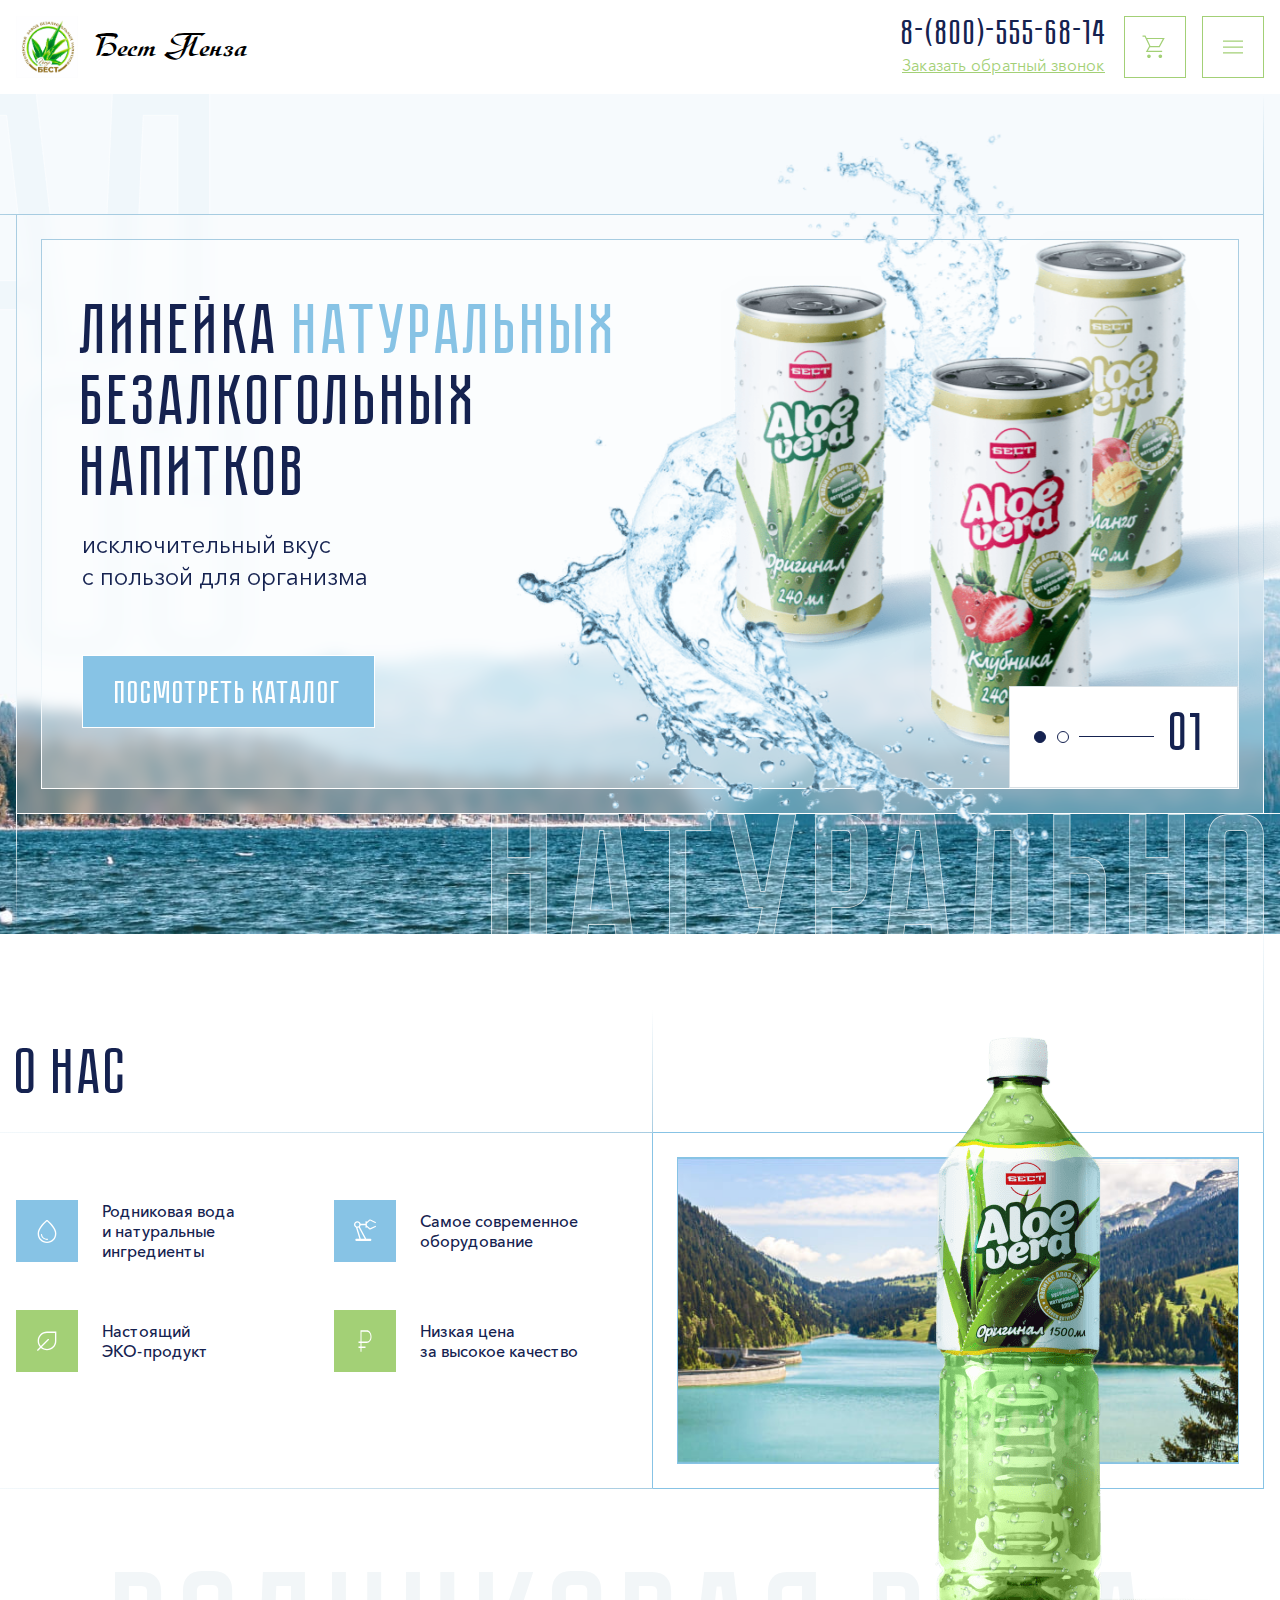
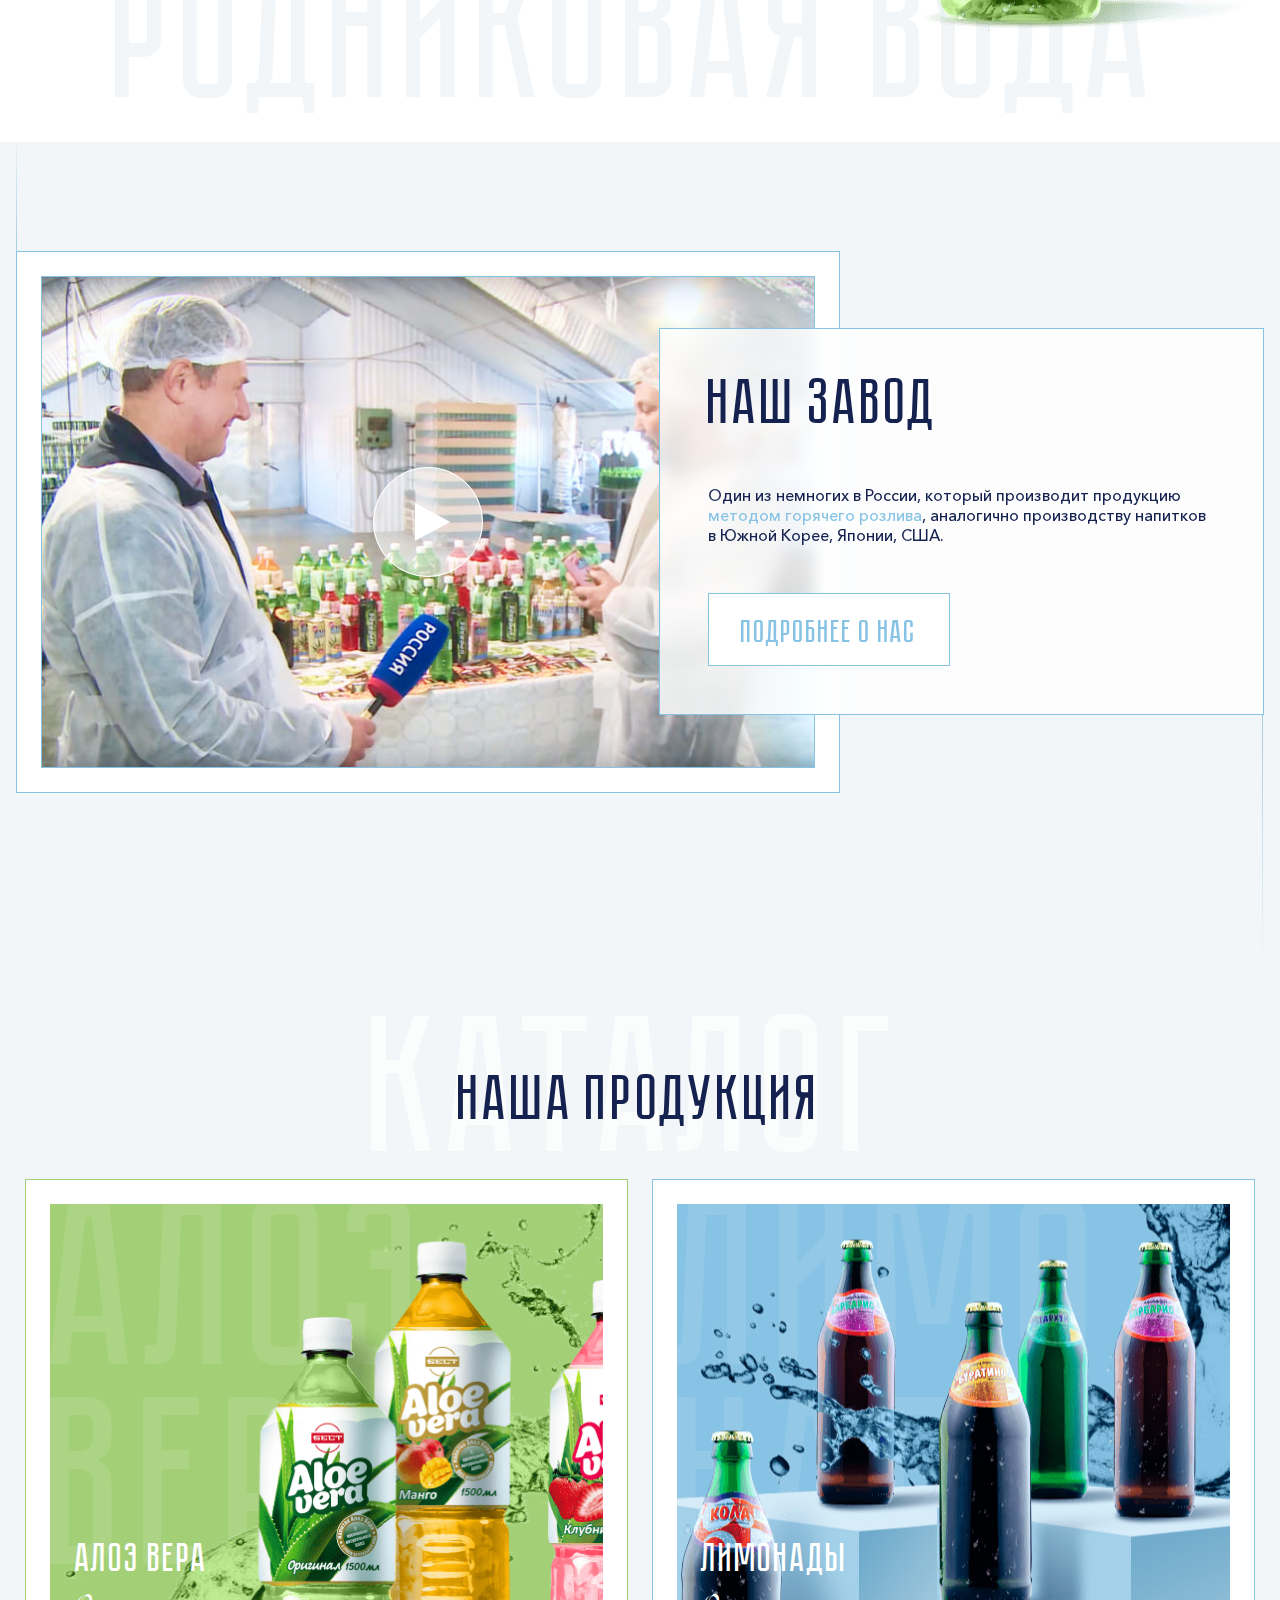
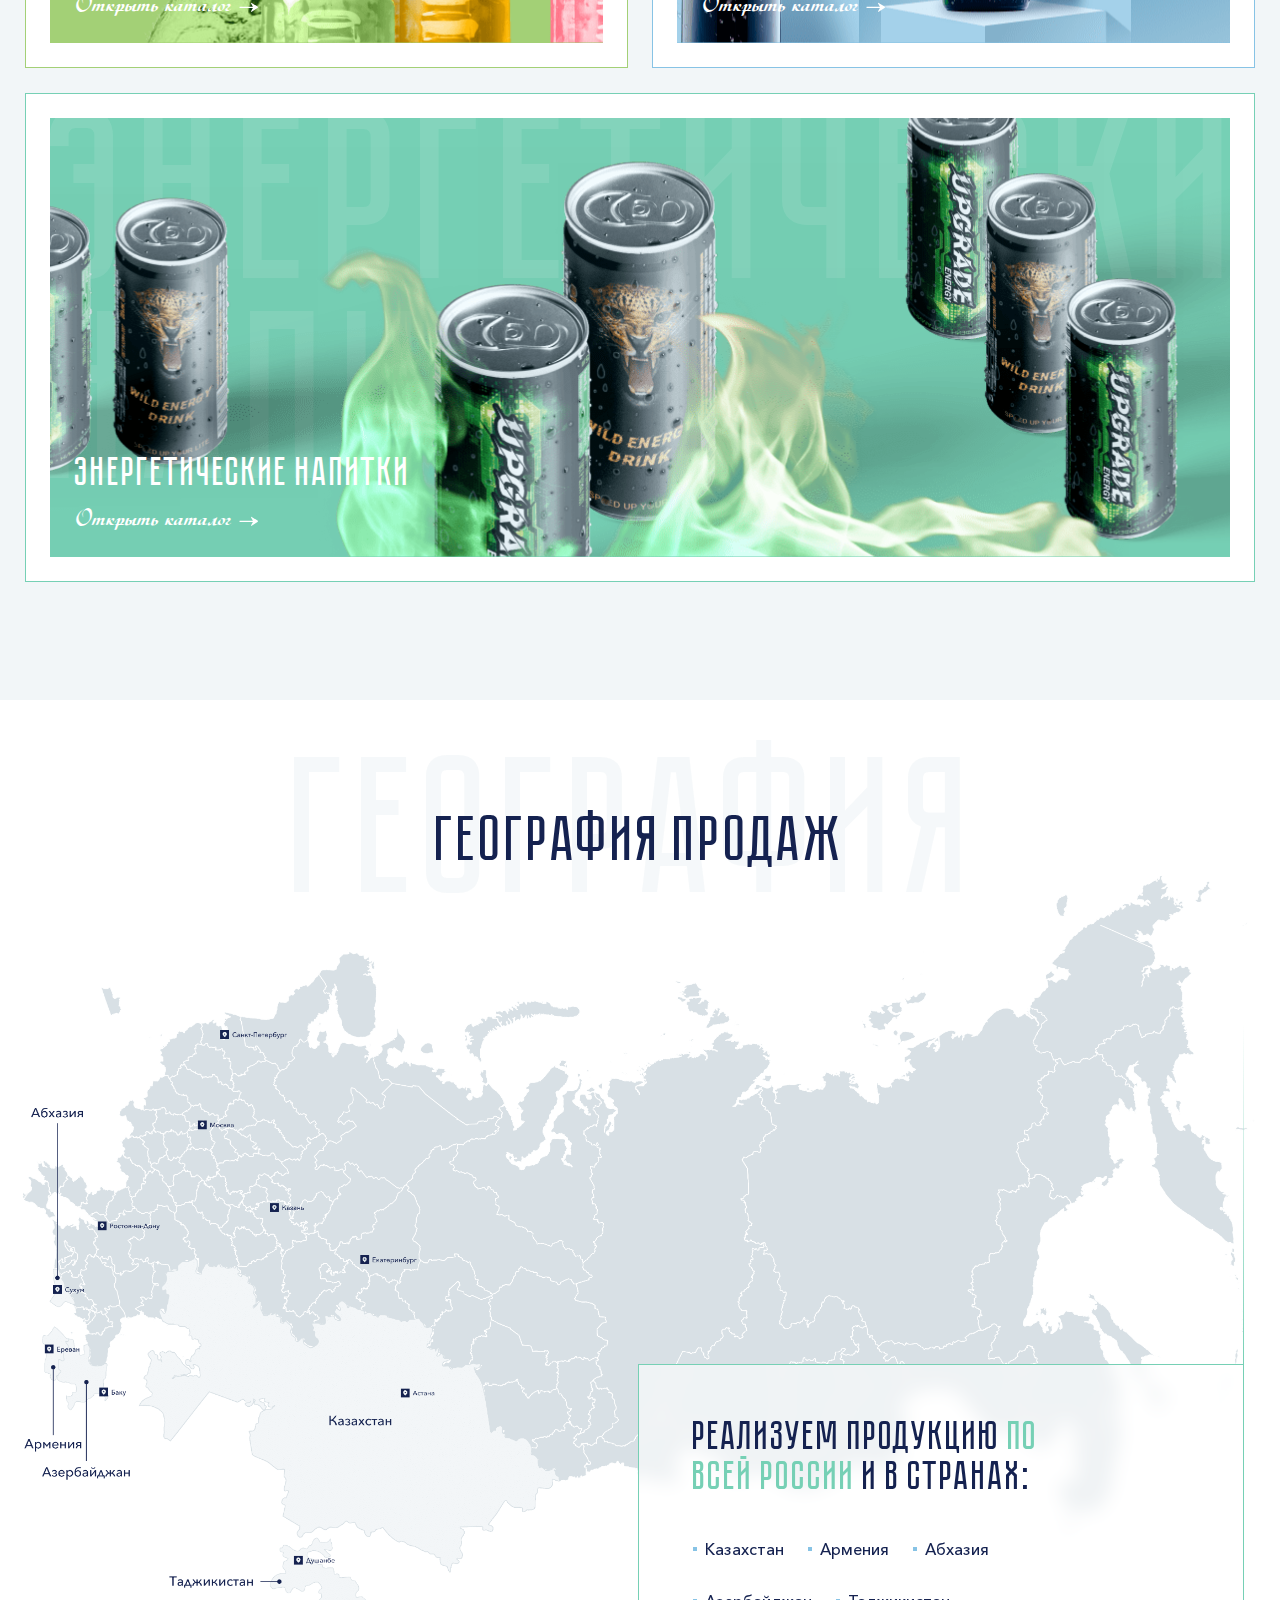
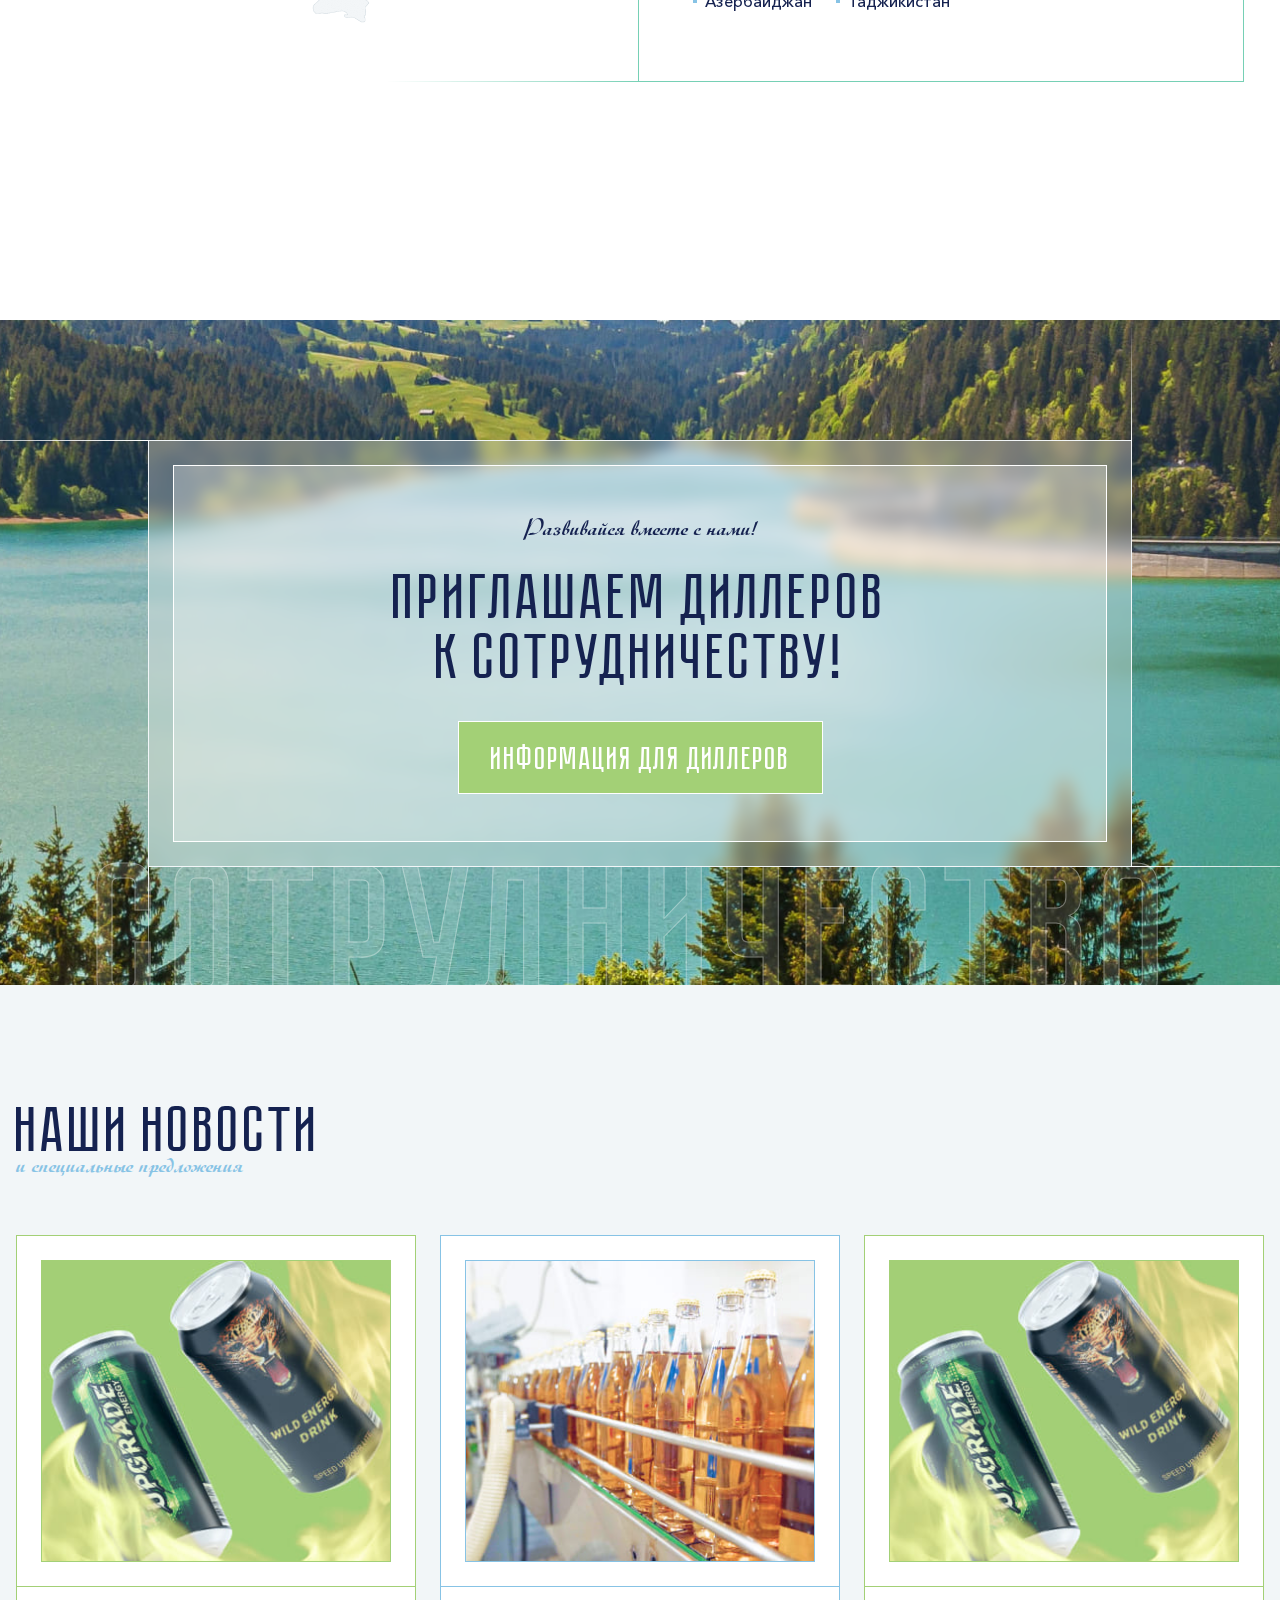
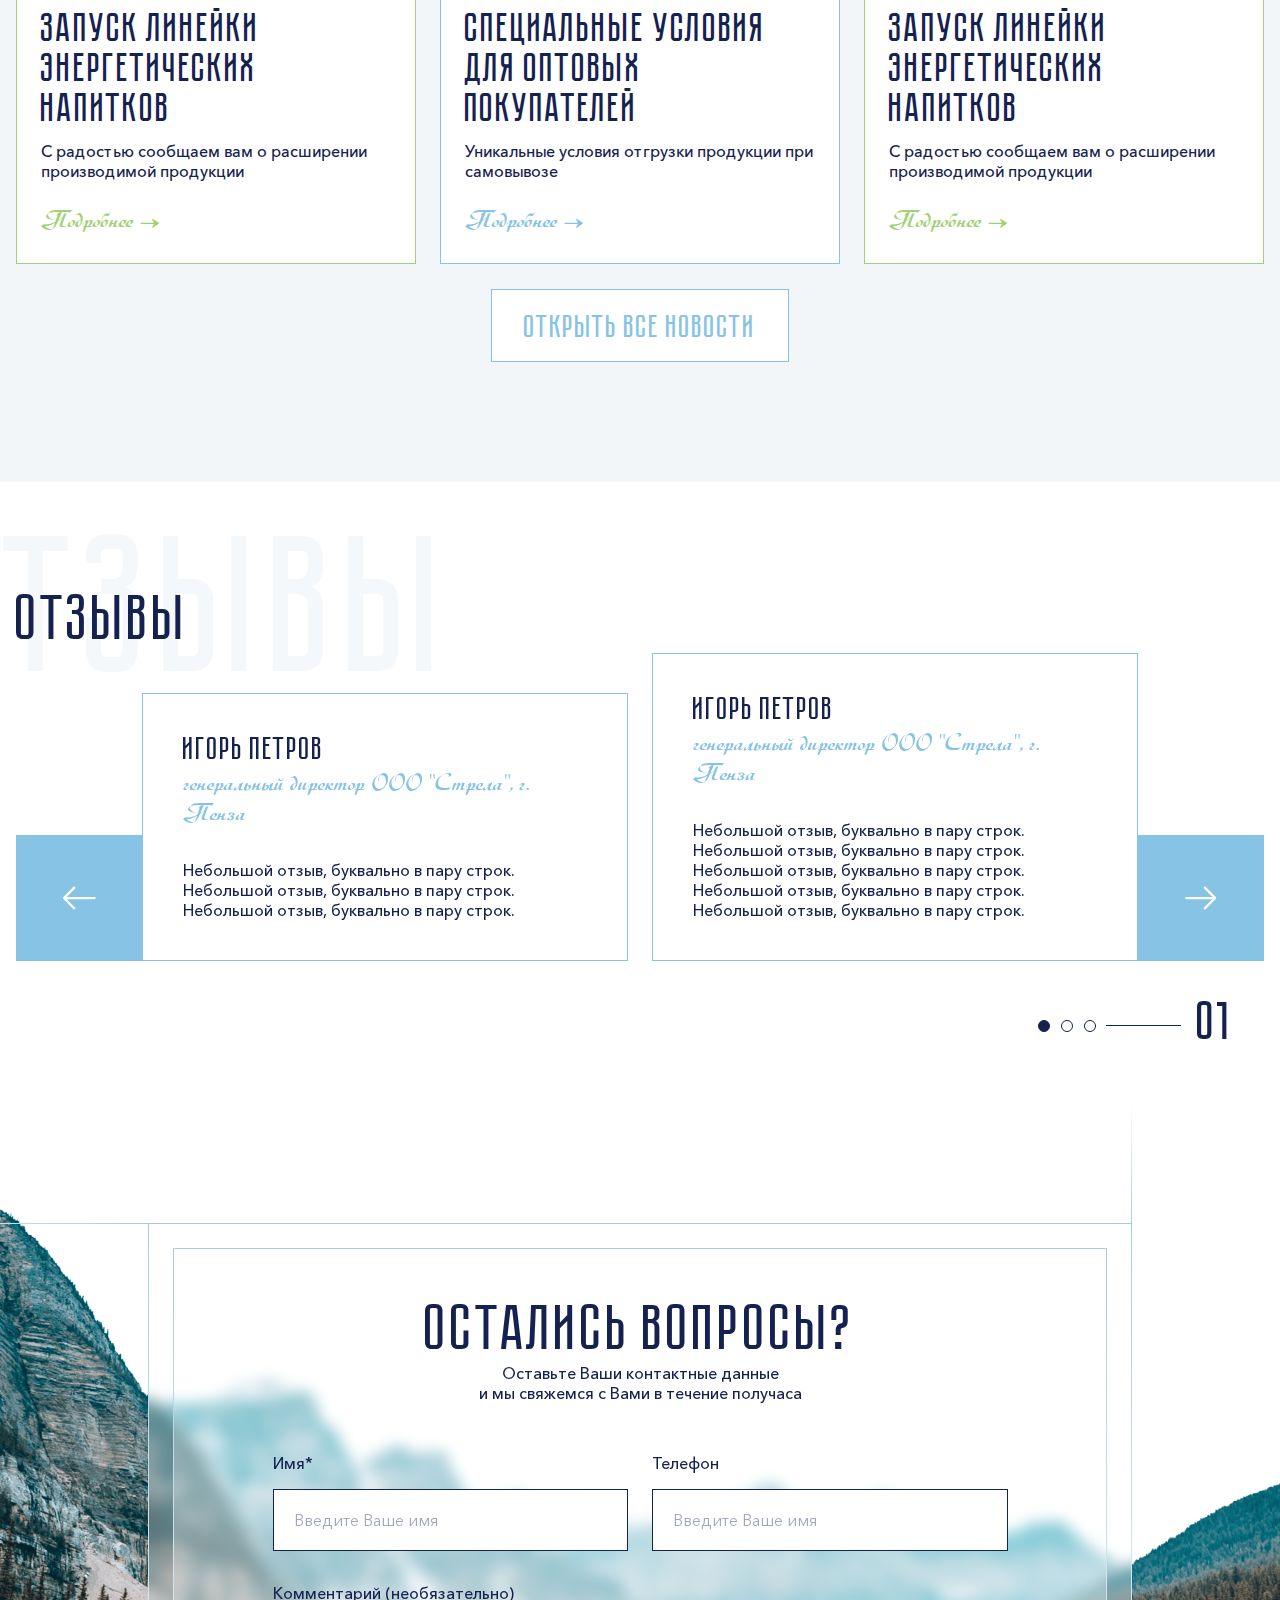
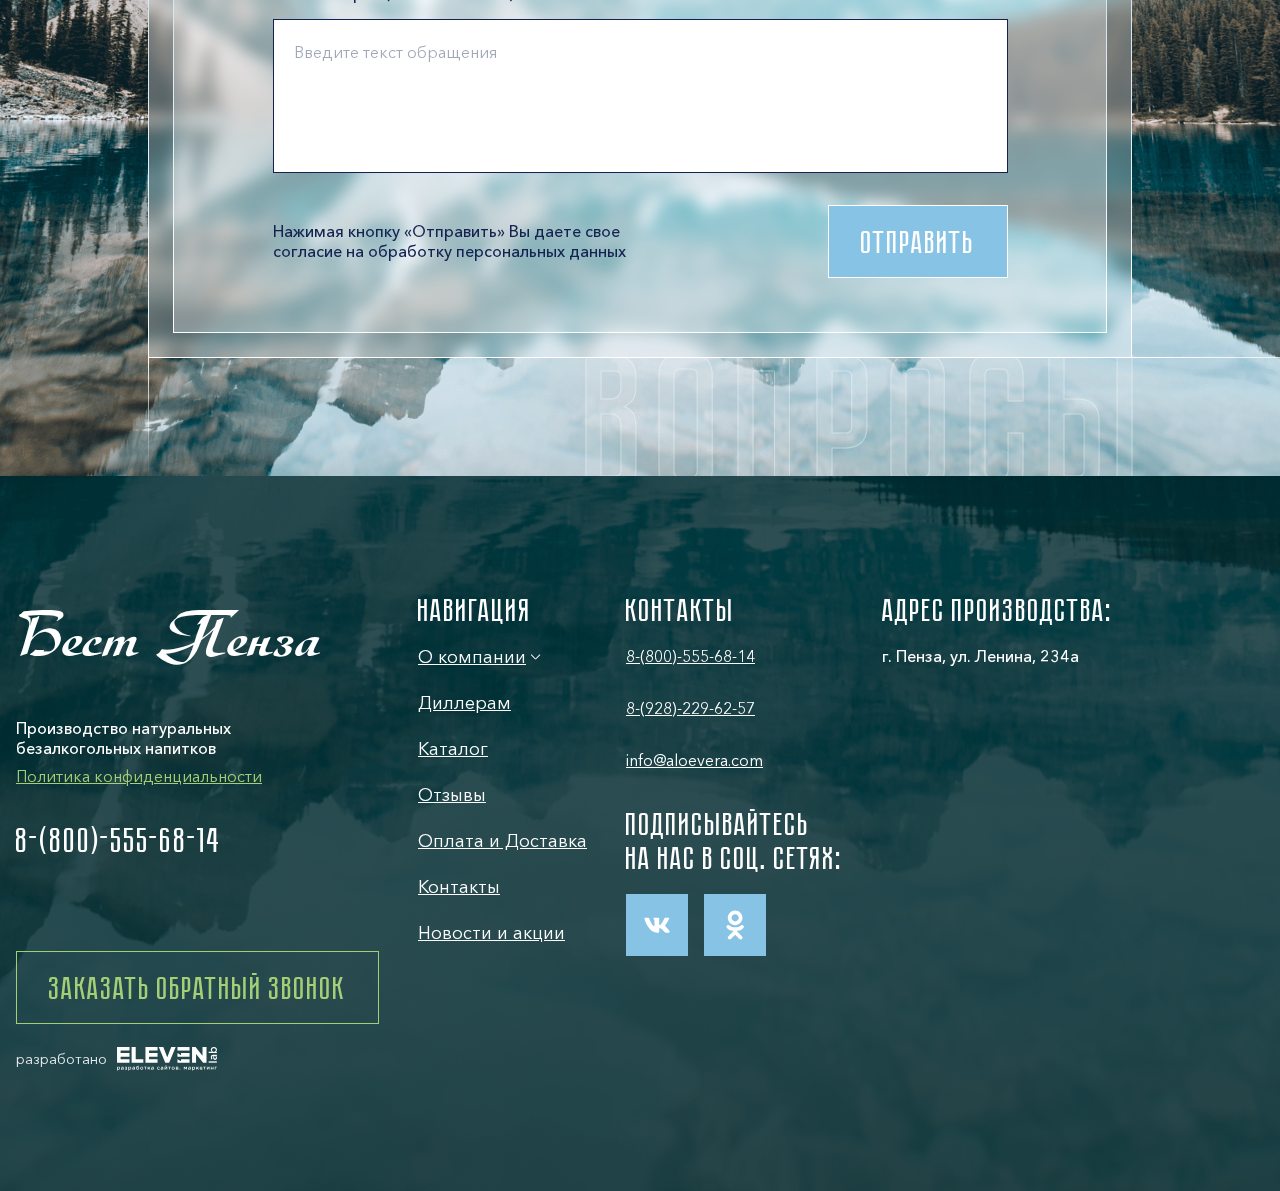
<file: index.html>
<!DOCTYPE html>
<html lang="ru">

<head>
	<meta charset="UTF-8">
	<meta http-equiv="X-UA-Compatible" content="IE=edge">
	<meta name="viewport" content="width=device-width, initial-scale=1.0">
	<title>Best Penza</title>

	<meta property="og:image" content="path/to/image.jpg">
	<link rel="shortcut icon" href="img/favicon/favicon.ico" type="image/x-icon">

	<!-- add plugins css -->
	<link rel="stylesheet" href="css/bootstrap.min.css">
	<link rel="stylesheet" href="css/slick.css">
	<link rel="stylesheet" href="https://cdn.jsdelivr.net/npm/@fancyapps/ui@5.0/dist/fancybox/fancybox.css" />
	<!-- add plugins css end -->

	<link rel="stylesheet" href="css/style.css">
	<link rel="stylesheet" href="css/header.css">
	<link rel="stylesheet" href="css/footer.css">
	<link rel="stylesheet" href="css/main.css">
	<link rel="stylesheet" href="css/media.css">
</head>

<body>

	<header>
		<div class="container">
			<div class="row">
				<div class="col-12 d-flex align-items-center flex-wrap">
					<a href="index.html" class="logo">
						<span class="logo-icon"><img src="img/logo.png" alt=""></span>
						<span class="logo-text">Бест Пенза</span>
					</a>
					<nav class="nav nav-menu">
						<div class="nav-menu__header">
							<a href="index.html" class="logo">
								<span class="logo-icon"><img src="img/logo.png" alt=""></span>
								<span class="logo-text">Бест Пенза</span>
							</a>
							<div class="nav-menu__close"><svg class="svg-icon">
									<use xlink:href="img/sprite.svg#close"></use>
								</svg></div>
						</div>

						<ul class="menu my-ul">
							<li class="dropdown nav-item"><a href="about.html" class="dropdown-toggle nav-link"
									data-bs-toggle="dropdown">О компании</a>
								<div class="dropdown-menu">
									<a href="about.html" class="dropdown-item">О компании</a>
									<a href="about.html" class="dropdown-item">История</a>
									<a href="about.html" class="dropdown-item">Награды</a>
									<a href="about.html" class="dropdown-item">Социальные инициативы</a>
									<a href="about.html" class="dropdown-item">Философия бренда</a>
								</div>
							</li>
							<li class="nav-item"><a href="catalog.html" class="nav-link">Каталог</a></li>
							<li class="nav-item"><a href="payments.html" class="nav-link">Оплата и доставка</a></li>
							<li class="nav-item"><a href="dealers.html" class="nav-link">Диллерам</a></li>
							<li class="nav-item"><a href="news.html" class="nav-link">Новости и акции</a></li>
							<li class="nav-item"><a href="contacts.html" class="nav-link">Контакты</a></li>
							<li class="nav-item"><a href="reviews.html" class="nav-link">Отзывы</a></li>
						</ul>
						<div class="header-contacts">
							<a href="tel:88005556814" class="phone">8-(800)-555-68-14</a>
							<a href="#" class="color-accent-green text-decoration link-callback" data-bs-toggle="modal"
								data-bs-target="#callbackModal">Заказать обратный звонок</a>
						</div>

						<a href="basket.html" class="btn-basket"><svg class="svg-icon">
								<use xlink:href="img/sprite.svg#basket"></use>
							</svg>
							<span>Корзина</span>
						</a>
					</nav>
					<div class="header-contacts">
						<a href="tel:88005556814" class="phone">8-(800)-555-68-14</a>
						<a href="#" class="color-accent-green text-decoration link-callback" data-bs-toggle="modal"
							data-bs-target="#callbackModal">Заказать обратный звонок</a>
					</div>
					<a href="basket.html" class="btn-basket"><svg class="svg-icon">
							<use xlink:href="img/sprite.svg#basket"></use>
						</svg></a>

					<a href="#" class="btn-burger">
						<svg class="svg-icon">
							<use xlink:href="img/sprite.svg#burger"></use>
						</svg>
					</a>
				</div>
			</div>
		</div>
	</header>

	<main class="home">
		<div class="home-bg-slider">
			<div class="slide">
				<div class="home-bg-slider__item">
					<div class="img-decor img-decor1">
						<img src="img/home-text1.svg" alt="">
					</div>
					<div class="img-decor img-decor2">
						<img src="img/home-text2.svg" alt="">
					</div>
					<img src="img/home-bg1.jpg" alt="">
				</div>
			</div>
			<div class="slide">
				<div class="home-bg-slider__item">
					<div class="img-decor img-decor1">
						<img src="img/home-text3.svg" alt="">
					</div>
					<div class="img-decor img-decor2">
						<img src="img/home-text4.svg" alt="">
					</div>
					<img src="img/home-bg2.png" alt="">
				</div>
			</div>
		</div>
		<div class="container">
			<div class="row">
				<div class="col-12">
					<div class="home-overlay">
						<div class="decor-line decor-line1"></div>
						<div class="decor-line decor-line2"></div>
						<div class="decor-line decor-line3"></div>
						<div class="decor-line decor-line4"></div>
						<div class="home-wrapper">
							<div class="home-slider">
								<div class="slide">
									<div class="home-slider-item">
										<div class="h1">
											Линейка <span class="color-accent-blue">натуральных</span> безалкогольных напитков
										</div>
										<div class="box-text-md">
											<p>исключительный вкус <br>
												с пользой для организма</p>
										</div>
										<a href="catalog.html" class="btn btn-accent-blue btn-md">посмотреть каталог</a>
									</div>
								</div>
								<div class="slide">
									<div class="home-slider-item">
										<div class="h1">
											<span class="color-accent-green">Современные</span> производственные процессы
										</div>
										<div class="box-text-md">
											<p>Залог качественной продукции <br>
												и демократичных цен</p>
										</div>
										<a href="catalog.html" class="btn btn-accent-green btn-md">посмотреть каталог</a>
									</div>
								</div>
							</div>
							<div class="home-image-slider">
								<div class="slide">
									<img src="img/home-slide1.png" alt="">
								</div>
								<div class="slide">
									<img src="img/home-slide2.png" alt="">
								</div>
							</div>
							<div class="slider-nav home-slider__nav">
								<div class="counter-slide">
									<div class="home-slider__cp cp">01</div>
								</div>
							</div>
						</div>
					</div>
				</div>
			</div>
		</div>
	</main>

	<section class="about">
		<div class="title-overlay">РОДНИКОВАЯ ВОДА</div>
		<div class="container">
			<div class="row">
				<div class="col-12 mb-25">
					<h2>О НАС</h2>
				</div>

			</div>

			<div class="row align-items-center">
				<div class="col-12 col-lg-6">
					<div class="row">
						<div class="col-12 col-sm-6 mb-48">
							<div class="about-box">
								<div class="about-box__icon bg-accent-blue"><img src="img/about-icon1.svg" alt=""></div>
								<div class="about-box__text">
									<p>Родниковая вода <br>
										и натуральные ингредиенты</p>
								</div>
							</div>
						</div>
						<div class="col-12 col-sm-6 mb-48">
							<div class="about-box">
								<div class="about-box__icon bg-accent-blue"><img src="img/about-icon2.svg" alt=""></div>
								<div class="about-box__text">
									<p>Самое современное
										оборудование</p>
								</div>
							</div>
						</div>
						<div class="col-12 col-sm-6 mb-48">
							<div class="about-box">
								<div class="about-box__icon bg-accent-green"><img src="img/about-icon3.svg" alt=""></div>
								<div class="about-box__text">
									<p>Настоящий <br>
										ЭКО-продукт</p>
								</div>
							</div>
						</div>
						<div class="col-12 col-sm-6 mb-48">
							<div class="about-box">
								<div class="about-box__icon bg-accent-green"><img src="img/about-icon4.svg" alt=""></div>
								<div class="about-box__text">
									<p>Низкая цена <br>
										за высокое качество</p>
								</div>
							</div>
						</div>
					</div>
				</div>
				<div class="col-12 col-lg-6">
					<div class="about-image">
						<div class="decor-line decor-line1"></div>
						<div class="decor-line decor-line2"></div>
						<div class="decor-line decor-line3"></div>
						<div class="decor-line decor-line4"></div>
						<div class="about-image__bg"><img src="img/about-bg.jpg" alt=""></div>
						<div class="about-image__img"><img src="img/about-image.png" alt=""></div>
					</div>
				</div>
			</div>
		</div>
	</section>

	<section class="our-factory bg-light-blue">
		<div class="container">
			<div class="row align-items-center">
				<div class="col-12 col-lg-8">
					<a href="https://youtu.be/njX2bu-_Vw4?si=bwhM_EBCoT8QAXgL" class="our-factory__video" data-fancybox="video">
						<span class="decor-line decor-line1"></span>
						<img src="img/video.jpg" alt="">
					</a>
				</div>
				<div class="col-12 col-lg-4">
					<div class="our-factory__content">
						<div class="decor-line decor-line3"></div>
						<h2>НАШ ЗАВОД</h2>
						<div class="box-text">
							<p>Один из немногих в России, который производит продукцию <a href="#"
									class="color-accent-blue d-inline">методом
									горячего розлива</a>, аналогично производству напитков в
								Южной Корее, Японии, США.</p>
						</div>
						<a href="about.html" class="btn btn-md btn-border-blue">подробнее о нас</a>
					</div>
				</div>
			</div>
		</div>
	</section>

	<section class="our-production bg-light-blue">
		<div class="container-fluid">
			<div class="row">
				<div class="col-12 mb-46">
					<h2 class="text-center">Наша продукция
						<span class="title-overlay">каталог</span>
					</h2>
				</div>
			</div>

			<div class="row">
				<div class="col-12 col-lg-6 mb-25">
					<div class="our-production-card bg-accent-green">
						<div class="our-production-card__wrapper">
							<div class="our-production-card__overlay">
								<span>Алоэ <br>
									Вера</span>
							</div>
							<div class="our-production-card__content">
								<a href="catalog.html" class="our-production-card__title h3">Алоэ Вера</a>
								<a href="catalog.html" class="link-page link-page-white">
									<span>Открыть каталог</span>
									<svg class="svg-icon">
										<use xlink:href="img/sprite.svg#arrow-link"></use>
									</svg>
								</a>
							</div>
							<div class="our-production-card__image">
								<img src="img/products1.png" alt="" class="d-none d-sm-block">
								<img src="img/products1-mob.png" alt="" class="d-block d-sm-none">
							</div>
						</div>
					</div>
				</div>

				<div class="col-12 col-lg-6 mb-25">
					<div class="our-production-card bg-accent-blue">
						<div class="our-production-card__wrapper">
							<div class="our-production-card__overlay">
								<span>лимо <br>
									нады</span>
							</div>
							<div class="our-production-card__content">
								<a href="catalog.html" class="our-production-card__title h3">лимонады</a>
								<a href="catalog.html" class="link-page link-page-white">
									<span>Открыть каталог</span>
									<svg class="svg-icon">
										<use xlink:href="img/sprite.svg#arrow-link"></use>
									</svg>
								</a>
							</div>
							<div class="our-production-card__image">
								<img src="img/products2.png" alt="" class="d-none d-sm-block">
								<img src="img/products2-mob.png" alt="" class="d-block d-sm-none">
							</div>
						</div>
					</div>
				</div>

				<div class="col-12">
					<div class="our-production-card bg-accent-turquoise">
						<div class="our-production-card__wrapper">
							<div class="our-production-card__overlay">
								<span>энергетические
									напитки</span>
							</div>
							<div class="our-production-card__content">
								<a href="catalog.html" class="our-production-card__title h3">Энергетические напитки</a>
								<a href="catalog.html" class="link-page link-page-white">
									<span>Открыть каталог</span>
									<svg class="svg-icon">
										<use xlink:href="img/sprite.svg#arrow-link"></use>
									</svg>
								</a>
							</div>
							<div class="our-production-card__image">
								<img src="img/products3.png" alt="" class="d-none d-sm-block">
								<img src="img/products3-mob.png" alt="" class="d-block d-sm-none">
							</div>
						</div>
					</div>
				</div>
			</div>
		</div>
	</section>

	<section class="sales-geography">
		<div class="container">
			<div class="row">
				<div class="col-12">
					<h2 class="text-center">
						География продаж
						<span class="title-overlay">география</span>
					</h2>
				</div>

				<div class="col-12">
					<div class="sales-geography-wrapper">
						<div class="sales-geography__map"><img src="img/geography-map.png" alt=""></div>
						<div class="sales-geography__content">
							<div class="decor-line decor-line1"></div>
							<div class="decor-line decor-line2"></div>
							<h3>Реализуем продукцию <span class="color-accent-turquoise">по всей России</span> и в странах:</h3>
							<ul class="list-country my-ul">
								<li>казахстан</li>
								<li>армения</li>
								<li>абхазия</li>
								<li>азербайджан</li>
								<li>таджикистан</li>
							</ul>
						</div>
					</div>
				</div>
			</div>
		</div>
	</section>


	<section class="dealers">
		<div class="container">
			<div class="row">
				<div class="col-12">
					<div class="dealers-overlay">
						<div class="decor-line decor-line1"></div>
						<div class="decor-line decor-line2"></div>
						<div class="decor-line decor-line3"></div>
						<div class="decor-line decor-line4"></div>
						<div class="dealers-wrapper">
							<div class="slogan">Развивайся вместе с нами!</div>
							<h2>Приглашаем диллеров к сотрудничеству!</h2>
							<a href="dealer.html" class="btn btn-accent-green btn-md">Информация для диллеров</a>
						</div>
					</div>
					<div class="text-overlay">сотрудничество</div>
				</div>
			</div>
		</div>
	</section>

	<section class="our-news bg-light-blue">
		<div class="container">
			<div class="row mb-55">
				<div class="col-12">
					<h2>наши новости</h2>
					<div class="subtitle-text color-accent-blue">и специальные предложения</div>
				</div>
			</div>

			<div class="row">
				<div class="col-12 col-md-6 col-lg-4 mb-25">
					<div class="news-card news-card-green">
						<a href="article.html" class="news-card__img"><img src="img/news1.jpg" alt=""></a>
						<div class="news-card__body">
							<a href="article.html" class="news-card__title h3">Запуск линейки
								энергетических напитков</a>
							<div class="box-text font-500">
								<p>С радостью сообщаем вам о расширении производимой продукции</p>
							</div>
							<a href="article.html" class="link-page link-page-green">
								<span>Подробнее</span>
								<svg class="svg-icon">
									<use xlink:href="img/sprite.svg#arrow-link"></use>
								</svg>
							</a>
						</div>
					</div>
				</div>
				<div class="col-12 col-md-6 col-lg-4 mb-25">
					<div class="news-card news-card-blue">
						<a href="article.html" class="news-card__img"><img src="img/news2.jpg" alt=""></a>
						<div class="news-card__body">
							<a href="article.html" class="news-card__title h3">Специальные условия
								для оптовых покупателей</a>
							<div class="box-text font-500">
								<p>Уникальные условия отгрузки продукции при самовывозе</p>
							</div>
							<a href="article.html" class="link-page link-page-blue">
								<span>Подробнее</span>
								<svg class="svg-icon">
									<use xlink:href="img/sprite.svg#arrow-link"></use>
								</svg>
							</a>
						</div>
					</div>
				</div>
				<div class="col-12 col-md-6 col-lg-4 mb-25">
					<div class="news-card news-card-green">
						<a href="article.html" class="news-card__img"><img src="img/news1.jpg" alt=""></a>
						<div class="news-card__body">
							<a href="article.html" class="news-card__title h3">Запуск линейки
								энергетических напитков</a>
							<div class="box-text font-500">
								<p>С радостью сообщаем вам о расширении производимой продукции</p>
							</div>
							<a href="article.html" class="link-page link-page-green">
								<span>Подробнее</span>
								<svg class="svg-icon">
									<use xlink:href="img/sprite.svg#arrow-link"></use>
								</svg>
							</a>
						</div>
					</div>
				</div>

				<div class="col-12">
					<a href="news.html" class="btn btn-border-blue btn-md m-auto">Открыть все новости</a>
				</div>
			</div>
		</div>
	</section>

	<section class="reviews">
		<div class="container">
			<div class="row">
				<div class="col-12">
					<h2>отзывы
						<span class="title-overlay color-light-blue">отзывы</span>
					</h2>
				</div>


				<div class="col-12">
					<div class="reviews-slider">
						<div class="slide">
							<div class="reviews-card">
								<h4 class="reviews-card__name">Игорь Петров</h4>
								<div class="reviews-card__position">генеральный директор ООО "Стрела", г. Пенза</div>
								<div class="box-text font-500">
									<p>Небольшой отзыв, буквально в пару строк. Небольшой отзыв, буквально в пару строк. Небольшой отзыв,
										буквально в пару
										строк.</p>
								</div>
							</div>
						</div>
						<div class="slide">
							<div class="reviews-card">
								<h4 class="reviews-card__name">Игорь Петров</h4>
								<div class="reviews-card__position">генеральный директор ООО "Стрела", г. Пенза</div>
								<div class="box-text font-500">
									<p>Небольшой отзыв, буквально в пару строк. Небольшой отзыв, буквально в пару строк. Небольшой отзыв,
										буквально в пару
										строк. Небольшой отзыв, буквально в пару строк. Небольшой отзыв, буквально в пару строк.</p>
								</div>
							</div>
						</div>
						<div class="slide">
							<div class="reviews-card">
								<h4 class="reviews-card__name">Игорь Петров</h4>
								<div class="reviews-card__position">генеральный директор ООО "Стрела", г. Пенза</div>
								<div class="box-text font-500">
									<p>Небольшой отзыв, буквально в пару строк. Небольшой отзыв, буквально в пару строк. Небольшой отзыв,
										буквально в пару
										строк.</p>
								</div>
							</div>
						</div>
					</div>
					<div class="slider-nav reviews-slider__nav">
						<div class="counter-slide">
							<div class="reviews-slider__cp cp">01</div>
						</div>
					</div>
				</div>
			</div>
		</div>
	</section>

	<section class="callback-section">
		<div class="container">
			<div class="row">
				<div class="col-12">
					<div class="dealers-overlay callback-overlay">
						<div class="decor-line decor-line1"></div>
						<div class="decor-line decor-line2"></div>
						<div class="decor-line decor-line3"></div>
						<div class="decor-line decor-line4"></div>
						<div class="dealers-wrapper callback-wrapper">
							<h2>Остались вопросы?</h2>
							<div class="box-text font-500">
								<p>Оставьте Ваши контактные данные <br>
									и мы свяжемся с Вами в течение получаса</p>
							</div>
							<form method="post" class="form-callback">
								<div class="row">
									<div class="col-12 col-md-6 mb-32">
										<div class="form-group">
											<div class="label-title">Имя*</div>
											<label><input type="text" placeholder="Введите Ваше имя" name="name" required
													class="form-control"></label>
										</div>
									</div>
									<div class="col-12 col-md-6 mb-32">
										<div class="form-group">
											<div class="label-title">Телефон</div>
											<label><input type="text" placeholder="Введите Ваше имя" name="phone" required
													class="form-control"></label>
										</div>
									</div>

									<div class="col-12 mb-32">
										<div class="form-group">
											<div class="label-title">Комментарий (необязательно)
											</div>
											<label><textarea name="message" placeholder="Введите текст обращения"
													class="form-control"></textarea></label>
										</div>
									</div>
								</div>
								<div class="row align-items-center">
									<div class="col-12 col-md-6 col-lg-7">
										<div class="consent font-500">
											<p>Нажимая кнопку «Отправить» Вы даете свое согласие на обработку персональных данных</p>
										</div>
									</div>
									<div class="col-12 col-md-6 col-lg-5">
										<button type="submit" class="btn btn-md btn-accent-blue">отправить</button>
									</div>
								</div>
							</form>
						</div>
					</div>
					<div class="text-overlay">вопросы</div>
				</div>
			</div>
		</div>
	</section>

	<footer>
		<div class="container">
			<div class="row">
				<div class="col-12 d-flex flex-wrap">
					<div class="footer-column">
						<a href="index.html" class="footer-logo">Бест Пенза</a>

						<div class="company-description font-500">
							<p>Производство натуральных безалкогольных напитков</p>
						</div>
						<a href="#" class="color-accent-green text-decoration">Политика конфиденциальности</a>
						<a href="tel:88005556814" class="phone">8-(800)-555-68-14</a>

						<a href="#" class="btn btn-md btn-border-green" data-bs-toggle="modal"
							data-bs-target="#callbackModal">Заказать обратный звонок</a>
					</div>
					<div class="footer-column footer-navigation">
						<h4>Навигация</h4>
						<ul class="menu my-ul">
							<li class="dropdown nav-item"><a href="about.html" class="dropdown-toggle nav-link"
									data-bs-toggle="dropdown">О
									компании</a>
								<div class="dropdown-menu">
									<a href="about.html" class="dropdown-item">О компании</a>
									<a href="about.html" class="dropdown-item">История</a>
									<a href="about.html" class="dropdown-item">Награды</a>
									<a href="about.html" class="dropdown-item">Социальные инициативы</a>
									<a href="about.html" class="dropdown-item">Философия бренда</a>
								</div>
							</li>
							<li class="nav-item"><a href="dealers.html" class="nav-link">Диллерам</a></li>
							<li class="nav-item"><a href="catalog.html" class="nav-link">Каталог</a></li>
							<li class="nav-item"><a href="reviews.html" class="nav-link">Отзывы</a></li>
							<li class="nav-item"><a href="payments.html" class="nav-link">Оплата и Доставка</a></li>
							<li class="nav-item"><a href="contacts.html" class="nav-link">Контакты</a></li>
							<li class="nav-item"><a href="news.html" class="nav-link">Новости и акции</a></li>
						</ul>
					</div>
					<div class="footer-column">
						<h4>Контакты</h4>
						<a href="tel:88005556814" class="phone-link">8-(800)-555-68-14</a>
						<a href="tel:89282296257" class="phone-link">8-(928)-229-62-57</a>
						<a href="mailto:info@aloevera.com" class="phone-link">info@aloevera.com</a>

						<div class="subscribe-box">
							<h4>Подписывайтесь <br>
								на нас в соц. сетях:</h4>
							<ul class="list-social my-ul">
								<li><a href="#" target="_blank"><svg class="svg-icon">
											<use xlink:href="img/sprite.svg#vk"></use>
										</svg></a></li>
								<li><a href="#" target="_blank"><svg class="svg-icon">
											<use xlink:href="img/sprite.svg#ok"></use>
										</svg></a></li>
							</ul>
						</div>
					</div>
					<div class="footer-column footer-column-address">
						<h4>Адрес производства:</h4>
						<div class="address-box">
							<p>г. Пенза, ул. Ленина, 234а</p>
						</div>
						<div class="map">
							<iframe
								src="https://yandex.ru/map-widget/v1/?ll=44.998136%2C53.214831&mode=search&ol=geo&ouri=ymapsbm1%3A%2F%2Fgeo%3Fdata%3DCgc4MDQ0MjY0EjHQoNC-0YHRgdC40Y8sINCf0LXQvdC30LAsINGD0LvQuNGG0LAg0JvQtdC90LjQvdCwIgoNE_4zQhXs3FRC&z=16.17"
								style="position:relative;"></iframe>
						</div>
					</div>

					<a href="https://elevenlab.ru" class="developer-links" target="_blank">
						<span>разработано</span><img src="img/logo-developer.svg" alt="">
					</a>
				</div>
			</div>
		</div>
	</footer>

	<!-- Модальное окно -->
	<div class="modal fade" id="callbackModal" tabindex="-1" aria-hidden="true">
		<div class="modal-dialog modal-dialog-centered">

			<div class="modal-content">
				<button type="button" class="btn-close" data-bs-dismiss="modal" aria-label="Закрыть">
					<svg class="svg-icon">
						<use xlink:href="img/sprite.svg#modal-close"></use>
					</svg>
				</button>
				<div class="dealers-overlay modal-overlay callback-overlay">
					<div class="decor-line decor-line1"></div>
					<div class="decor-line decor-line2"></div>
					<div class="decor-line decor-line3"></div>
					<div class="decor-line decor-line4"></div>
					<div class="dealers-wrapper modal-wrapper callback-wrapper">
						<div class="modal-header">
							<div class="modal-title h2">Хотите заказать обратный звонок?</div>
							<div class="box-text">
								<p>Оставьте Ваши контактные данные и наш менеджер свяжется с Вами в течение получаса</p>
							</div>

						</div>
						<div class="modal-body">
							<form method="post" class="form-callback">
								<div class="row">
									<div class="col-12 col-md-6 mb-32">
										<div class="form-group">
											<div class="label-title">Имя*</div>
											<label><input type="text" placeholder="Введите Ваше имя" name="name" required
													class="form-control"></label>
										</div>
									</div>
									<div class="col-12 col-md-6 mb-32">
										<div class="form-group">
											<div class="label-title">Телефон</div>
											<label><input type="text" placeholder="Введите Ваше имя" name="phone" required
													class="form-control"></label>
										</div>
									</div>
								</div>
								<div class="row align-items-center">
									<div class="col-12 col-md-6 col-lg-7">
										<div class="consent font-500">
											<p>Нажимая кнопку «Отправить» Вы даете свое согласие на обработку персональных данных</p>
										</div>
									</div>
									<div class="col-12 col-md-6 col-lg-5">
										<button type="submit" class="btn btn-md btn-accent-blue">отправить</button>
									</div>
								</div>
							</form>
						</div>
					</div>
				</div>
			</div>
		</div>
	</div>

	<!-- add plugins js-->
	<script src="js/jquery.min.js"></script>
	<script src="js/bootstrap.bundle.min.js"></script>
	<script src="js/slick.min.js"></script>
	<script src="js/jquery.maskedinput.min.js"></script>
	<script src="https://cdn.jsdelivr.net/npm/@fancyapps/ui@5.0/dist/fancybox/fancybox.umd.js"></script>
	<!-- add plugins js end-->

	<script src="js/common.js"></script>

</body>

</html>
</file>
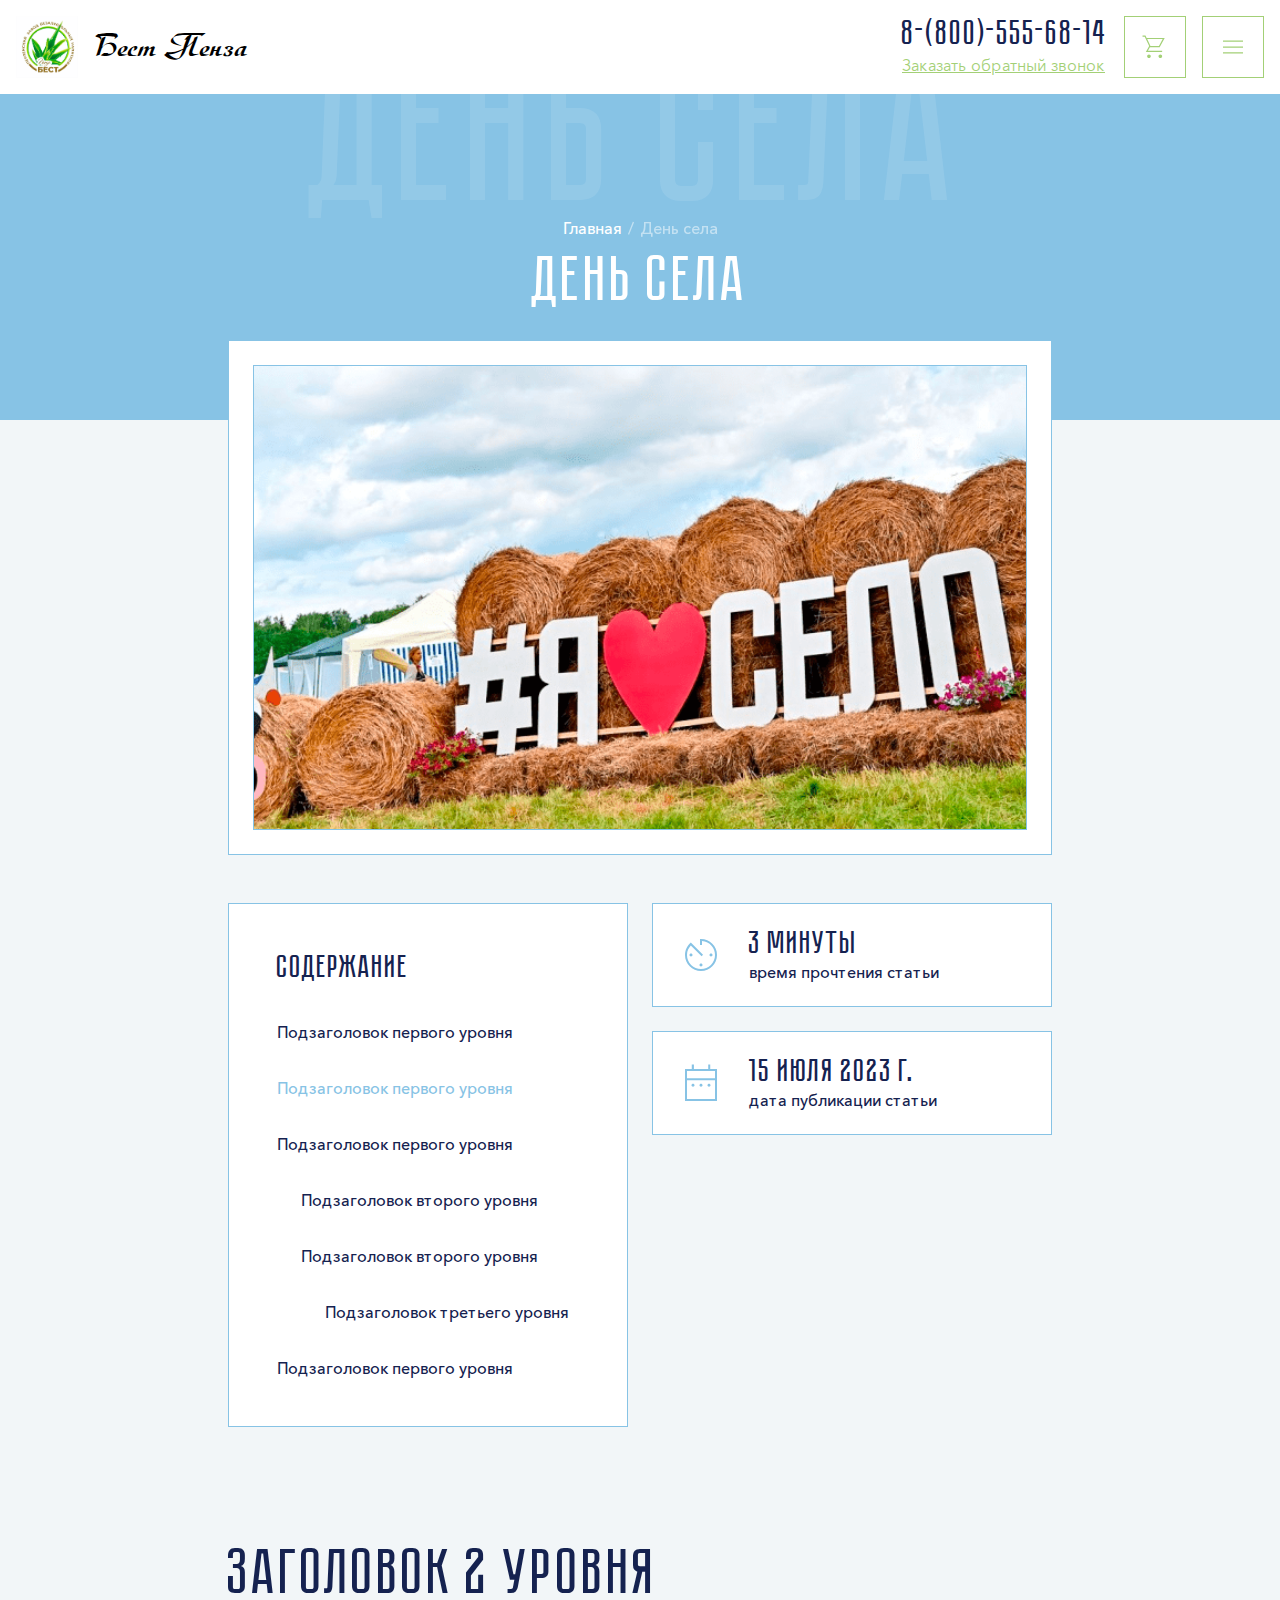
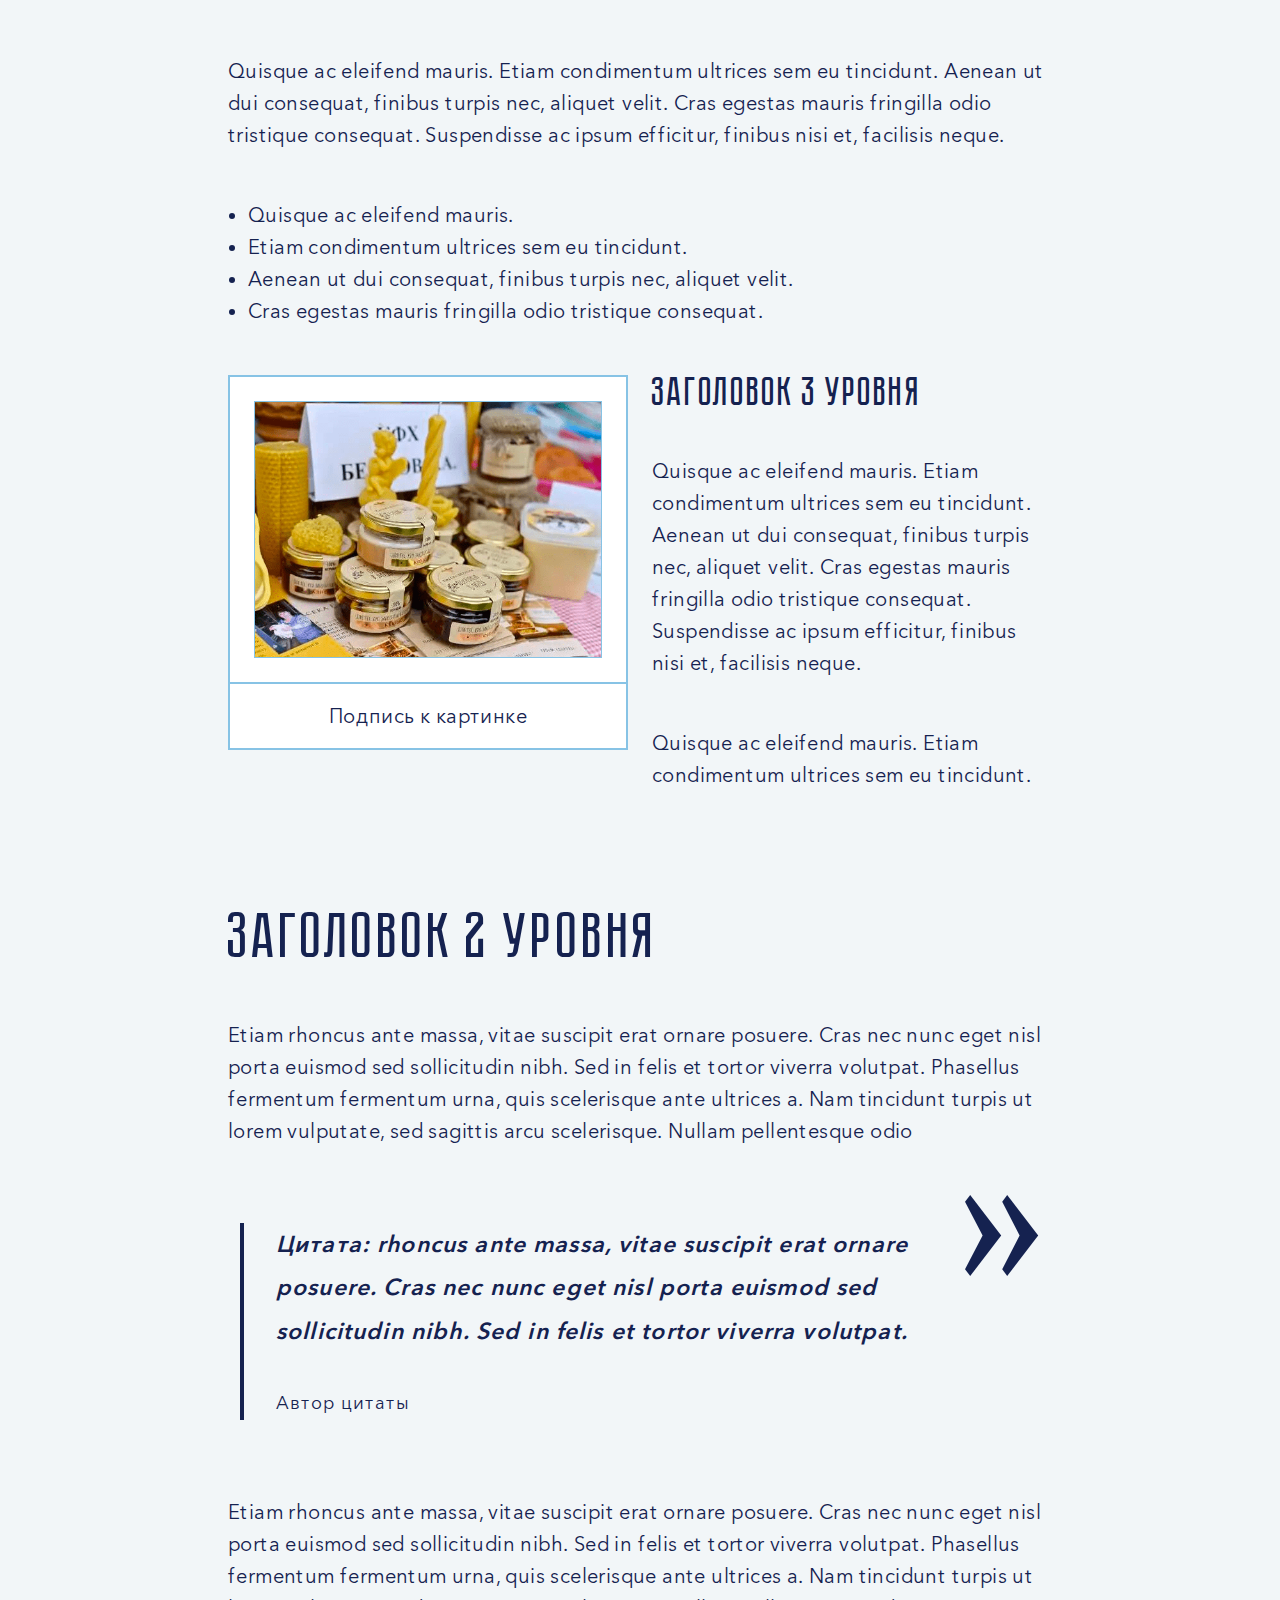
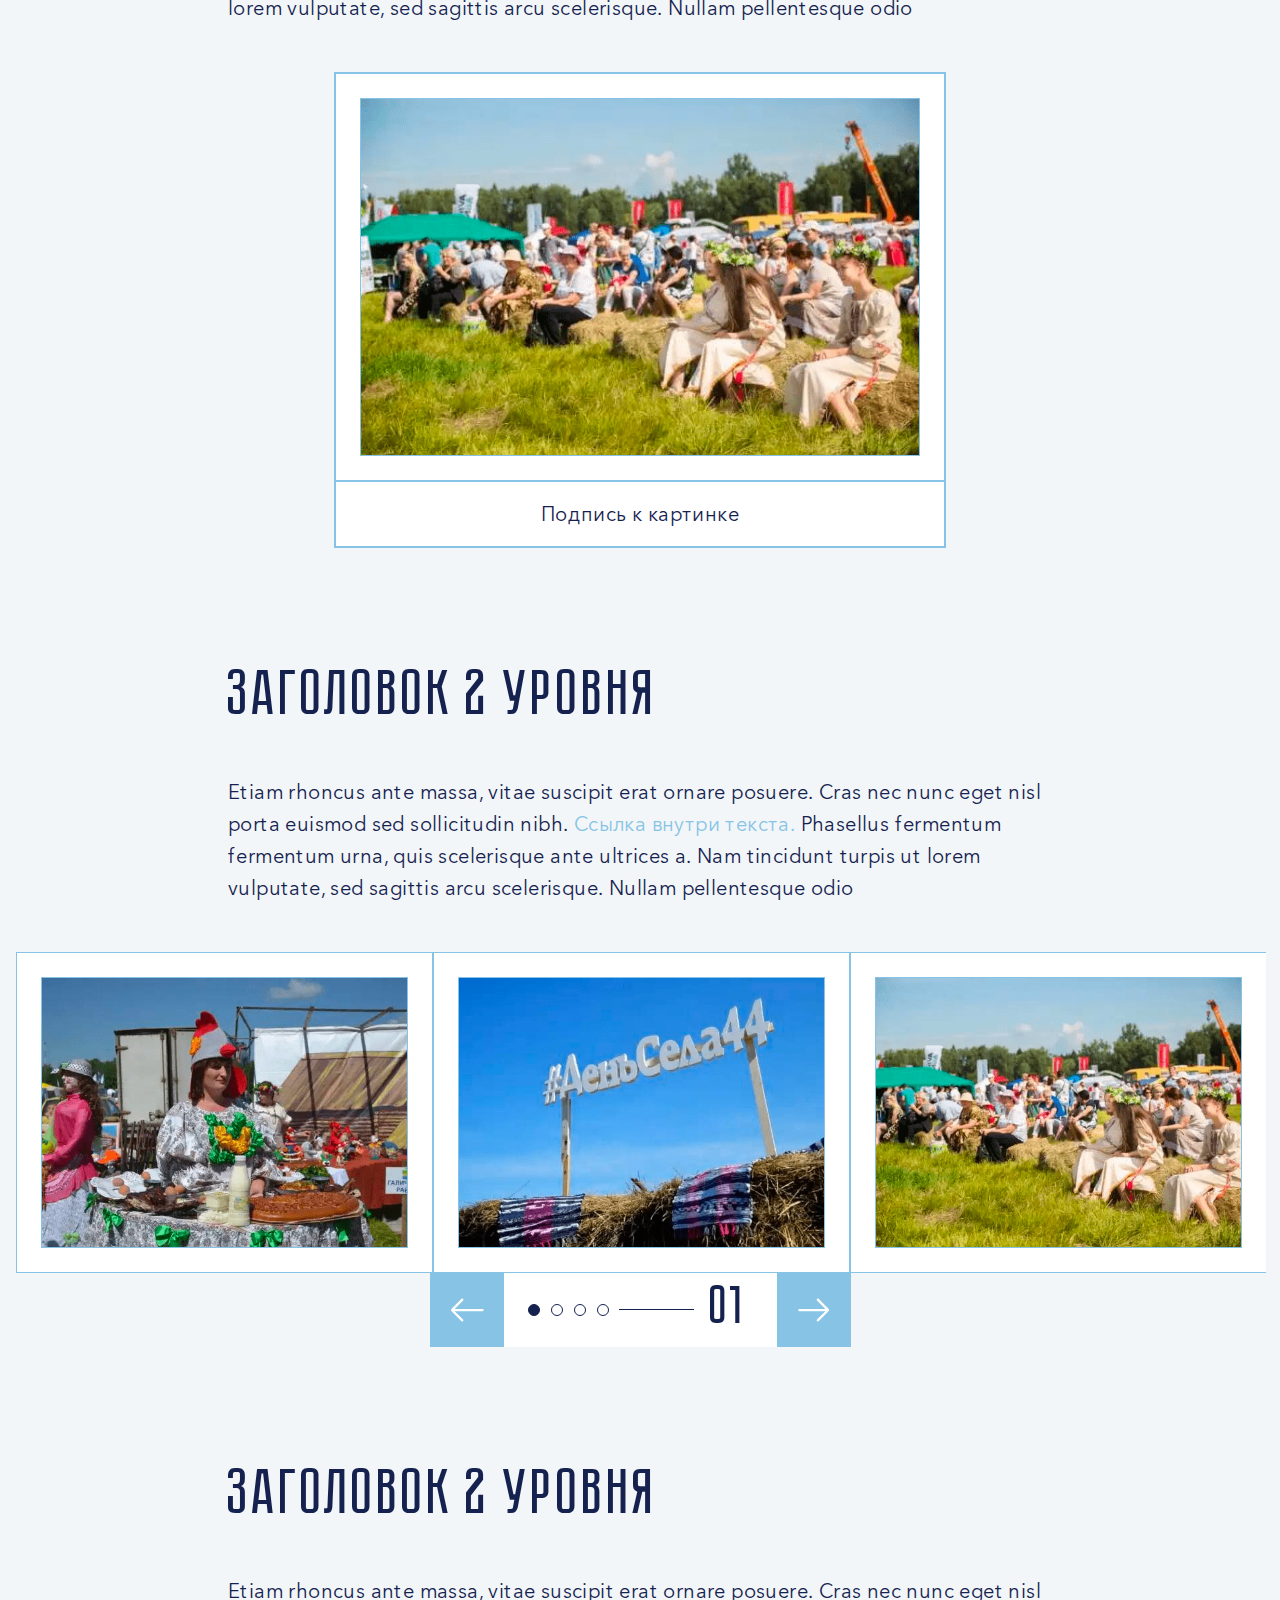
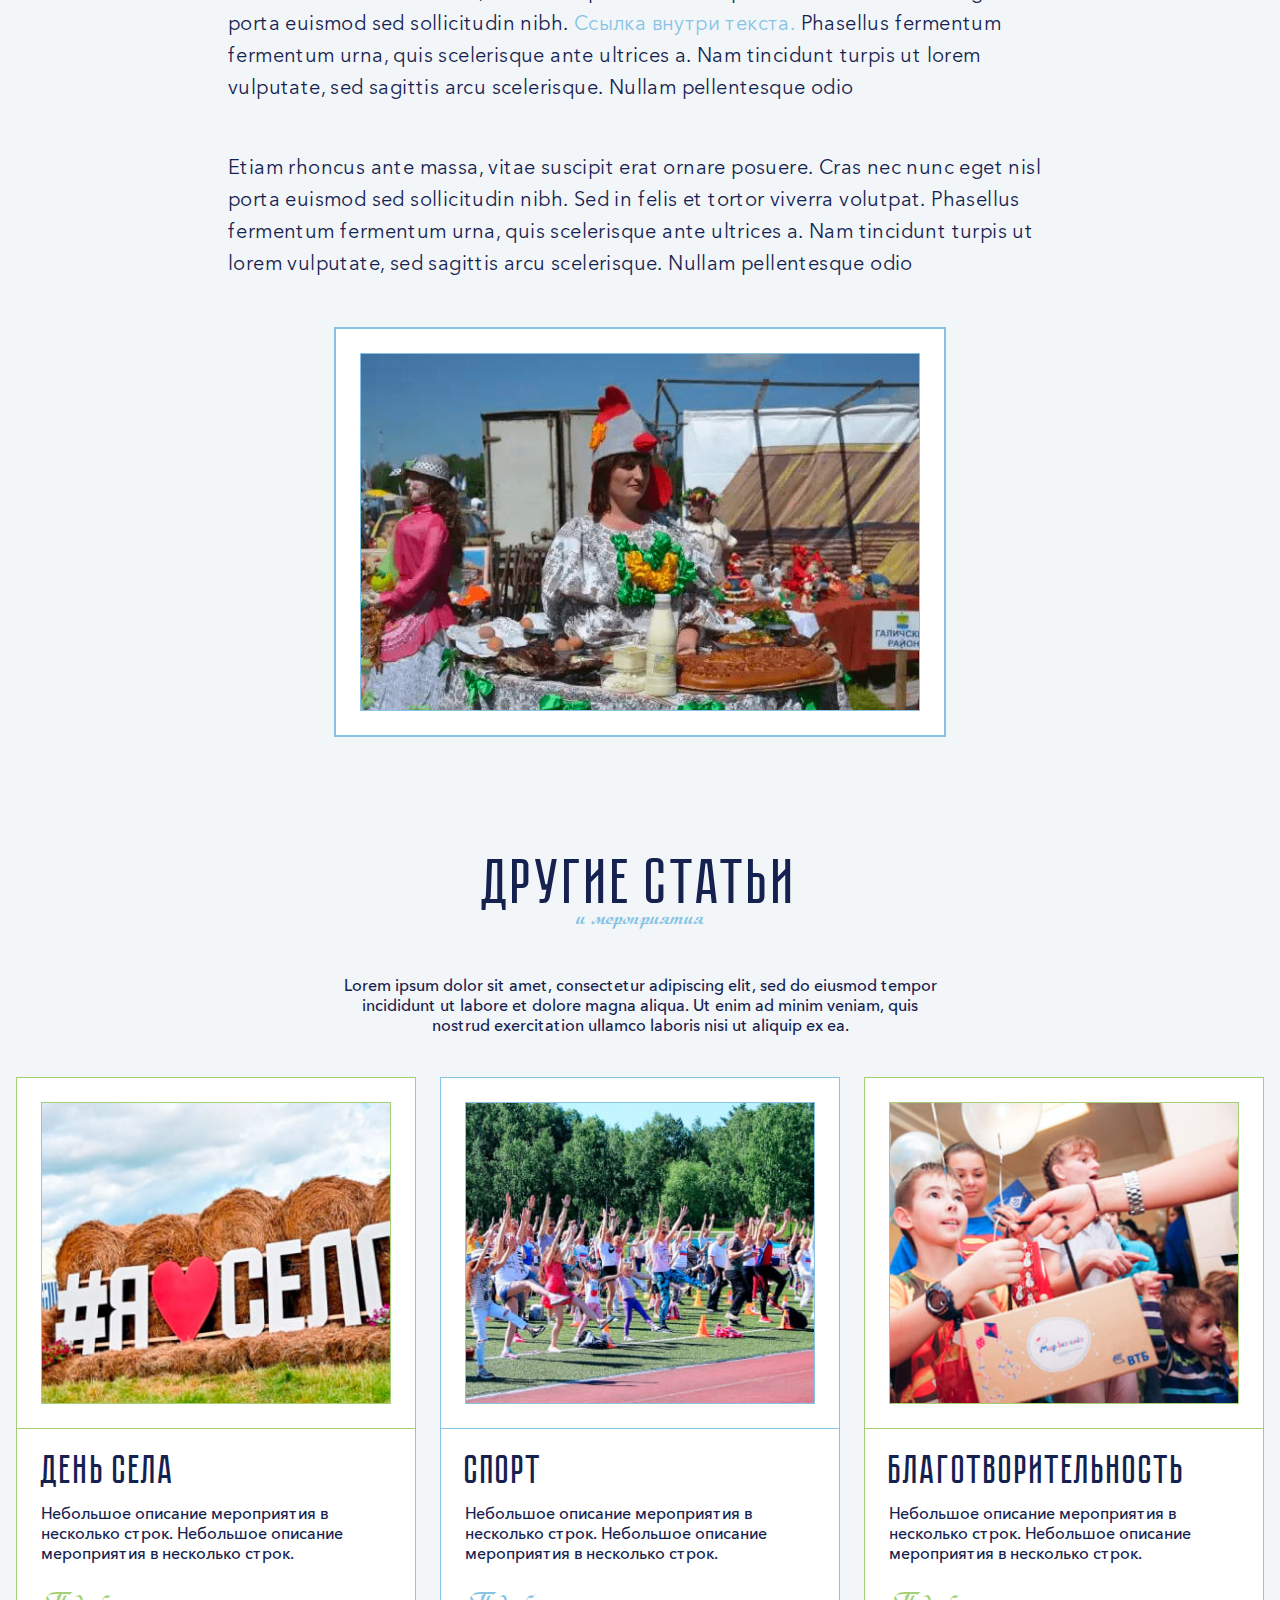
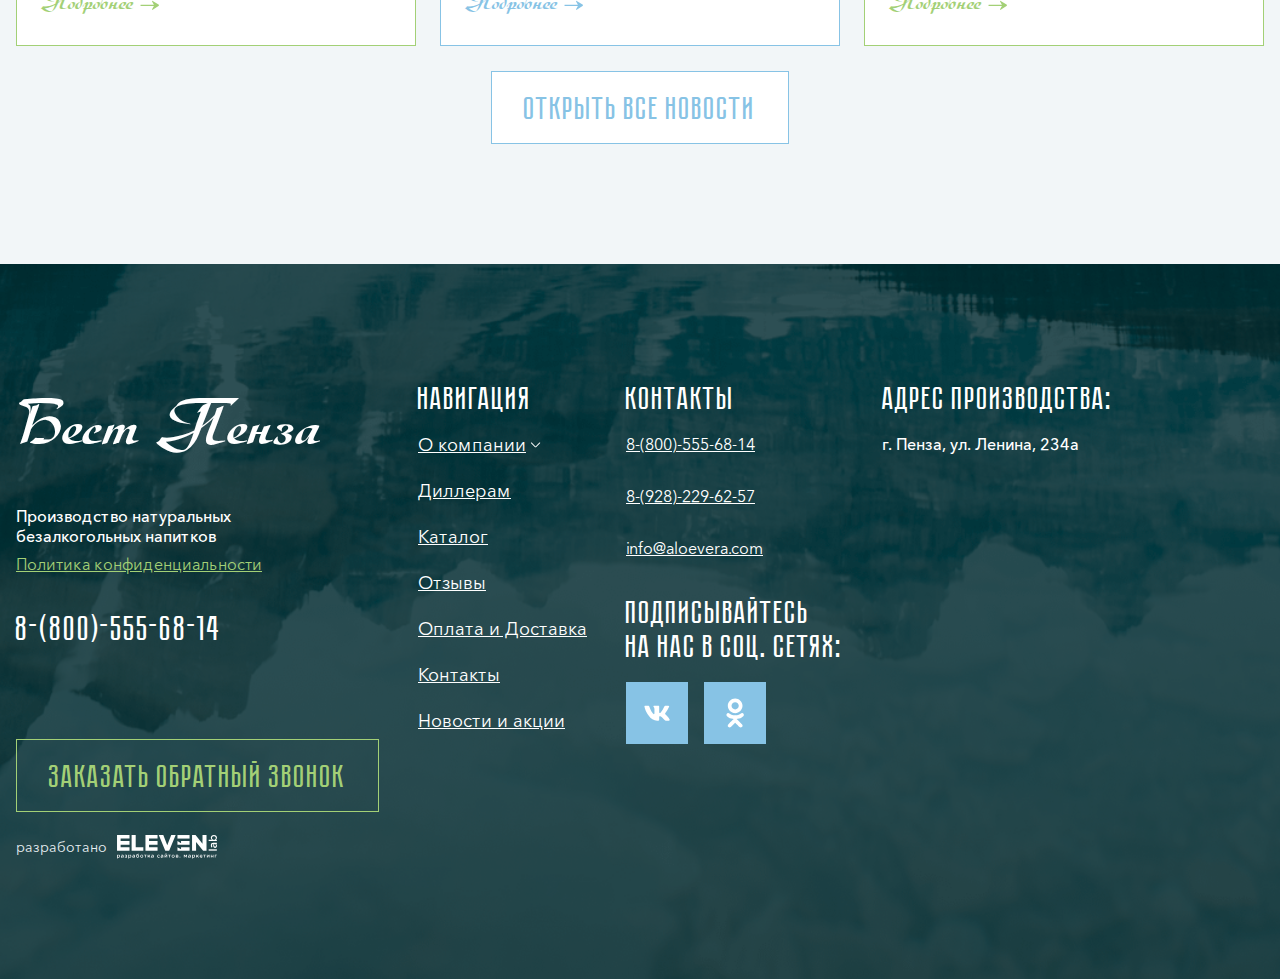
<file: article.html>
<!DOCTYPE html>
<html lang="ru">

<head>
	<meta charset="UTF-8">
	<meta http-equiv="X-UA-Compatible" content="IE=edge">
	<meta name="viewport" content="width=device-width, initial-scale=1.0">
	<title>Best Penza</title>

	<meta property="og:image" content="path/to/image.jpg">
	<link rel="shortcut icon" href="img/favicon/favicon.ico" type="image/x-icon">

	<!-- add plugins css -->
	<link rel="stylesheet" href="css/bootstrap.min.css">
	<link rel="stylesheet" href="css/slick.css">
	<link rel="stylesheet" href="https://cdn.jsdelivr.net/npm/@fancyapps/ui@5.0/dist/fancybox/fancybox.css" />
	<!-- add plugins css end -->

	<link rel="stylesheet" href="css/style.css">
	<link rel="stylesheet" href="css/header.css">
	<link rel="stylesheet" href="css/footer.css">
	<link rel="stylesheet" href="css/main.css">
	<link rel="stylesheet" href="css/media.css">
</head>

<body>

	<header>
		<div class="container">
			<div class="row">
				<div class="col-12 d-flex align-items-center flex-wrap">
					<a href="index.html" class="logo">
						<span class="logo-icon"><img src="img/logo.png" alt=""></span>
						<span class="logo-text">Бест Пенза</span>
					</a>
					<nav class="nav nav-menu">
						<div class="nav-menu__header">
							<a href="index.html" class="logo">
								<span class="logo-icon"><img src="img/logo.png" alt=""></span>
								<span class="logo-text">Бест Пенза</span>
							</a>
							<div class="nav-menu__close"><svg class="svg-icon">
									<use xlink:href="img/sprite.svg#close"></use>
								</svg></div>
						</div>

						<ul class="menu my-ul">
							<li class="dropdown nav-item"><a href="about.html" class="dropdown-toggle nav-link"
									data-bs-toggle="dropdown">О компании</a>
								<div class="dropdown-menu">
									<a href="about.html" class="dropdown-item">О компании</a>
									<a href="about.html" class="dropdown-item">История</a>
									<a href="about.html" class="dropdown-item">Награды</a>
									<a href="about.html" class="dropdown-item">Социальные инициативы</a>
									<a href="about.html" class="dropdown-item">Философия бренда</a>
								</div>
							</li>
							<li class="nav-item"><a href="catalog.html" class="nav-link">Каталог</a></li>
							<li class="nav-item"><a href="payments.html" class="nav-link">Оплата и доставка</a></li>
							<li class="nav-item"><a href="dealers.html" class="nav-link">Диллерам</a></li>
							<li class="nav-item"><a href="news.html" class="nav-link">Новости и акции</a></li>
							<li class="nav-item"><a href="contacts.html" class="nav-link">Контакты</a></li>
							<li class="nav-item"><a href="reviews.html" class="nav-link">Отзывы</a></li>
						</ul>
						<div class="header-contacts">
							<a href="tel:88005556814" class="phone">8-(800)-555-68-14</a>
							<a href="#" class="color-accent-green text-decoration link-callback" data-bs-toggle="modal"
								data-bs-target="#callbackModal">Заказать обратный звонок</a>
						</div>

						<a href="basket.html" class="btn-basket"><svg class="svg-icon">
								<use xlink:href="img/sprite.svg#basket"></use>
							</svg>
							<span>Корзина</span>
						</a>
					</nav>
					<div class="header-contacts">
						<a href="tel:88005556814" class="phone">8-(800)-555-68-14</a>
						<a href="#" class="color-accent-green text-decoration link-callback" data-bs-toggle="modal"
							data-bs-target="#callbackModal">Заказать обратный звонок</a>
					</div>
					<a href="basket.html" class="btn-basket"><svg class="svg-icon">
							<use xlink:href="img/sprite.svg#basket"></use>
						</svg></a>

					<a href="#" class="btn-burger">
						<svg class="svg-icon">
							<use xlink:href="img/sprite.svg#burger"></use>
						</svg>
					</a>
				</div>
			</div>
		</div>
	</header>

	<section class="page page-article bg-accent-blue">
		<div class="title-overlay">День села</div>
		<div class="container">
			<div class="row">
				<div class="col-12 text-center">
					<div class="page-wrapper">

						<nav aria-label="breadcrumb" class="nav-breadcrumb">
							<ol class="breadcrumb">
								<li class="breadcrumb-item"><a href="index.html">Главная</a></li>
								<li class="breadcrumb-item active" aria-current="page">День села</li>
							</ol>
						</nav>
						<h1 class="h2">День села</h1>
					</div>
				</div>
			</div>
		</div>
	</section>

	<div class="article-section bg-light-blue">
		<div class="container">

			<div class="row">
				<div class="col-12 col-lg-8 offset-lg-2 mb-48">
					<div class="article-banner">
						<img src="img/article-img1.png" alt="">
					</div>
				</div>
				<div class="col-12 col-md-6 col-lg-4 offset-lg-2">
					<div class="article-box">
						<h4>Содержание</h4>
						<ul class="article-menu my-ul">
							<li><a href="#" class="go_to">Подзаголовок первого уровня</a></li>
							<li><a href="#" class="go_to active">Подзаголовок первого уровня</a></li>
							<li><a href="#" class="go_to">Подзаголовок первого уровня</a>
								<ul class="my-ul">
									<li><a href="#" class="go_to">Подзаголовок второго уровня</a></li>
									<li><a href="#" class="go_to">Подзаголовок второго уровня</a>
										<ul class="my-ul">
											<li><a href="#" class="go_to">Подзаголовок третьего уровня</a></li>
										</ul>
									</li>
								</ul>
							</li>
							<li><a href="#" class="go_to">Подзаголовок первого уровня</a></li>
						</ul>
					</div>
				</div>
				<div class="col-12 col-md-6 col-lg-4">
					<div class="article-box-info">
						<div class="article-box-info__icon"><svg class="svg-icon">
								<use xlink:href="img/sprite.svg#time"></use>
							</svg></div>
						<div class="article-box-info__content">
							<h4>3 минуты</h4>
							<div class="box-text font-500">
								<p>время прочтения статьи</p>
							</div>
						</div>
					</div>
					<div class="article-box-info">
						<div class="article-box-info__icon"><svg class="svg-icon">
								<use xlink:href="img/sprite.svg#calendar"></use>
							</svg></div>
						<div class="article-box-info__content">
							<h4>15 июля 2023 г.</h4>
							<div class="box-text font-500">
								<p>дата публикации статьи</p>
							</div>
						</div>
					</div>
				</div>
			</div>


		</div>
	</div>

	<section class="article-section bg-light-blue p-120">
		<div class="container">
			<div class="row mb-48">
				<div class="col-12 col-lg-8 offset-lg-2">
					<h2>заголовок 2 уровня</h2>
					<div class="text-article">
						<p>Quisque ac eleifend mauris. Etiam condimentum ultrices sem eu tincidunt. Aenean ut dui consequat, finibus
							turpis nec,
							aliquet velit. Cras egestas mauris fringilla odio tristique consequat. Suspendisse ac ipsum efficitur,
							finibus
							nisi et,
							facilisis neque.</p>
						<ul>
							<li>Quisque ac eleifend mauris. </li>
							<li>Etiam condimentum ultrices sem eu tincidunt. </li>
							<li>Aenean ut dui consequat, finibus turpis nec, aliquet velit. </li>
							<li>Cras egestas mauris fringilla odio tristique consequat. </li>
						</ul>
					</div>
				</div>
			</div>

			<div class="row">
				<div class="col-12 col-md-6 col-lg-4 offset-lg-2">
					<div class="article-box__image">
						<div class="article-box__image-img">
							<img src="img/article-img2.png" alt="">
						</div>
						<div class="article-box__image-body">
							<p>Подпись к картинке</p>
						</div>
					</div>
				</div>
				<div class="col-12 col-md-6 col-lg-4">
					<div class="article-box__content">
						<h3>заголовок 3 уровня</h3>
						<div class="text-article">
							<p>Quisque ac eleifend mauris. Etiam condimentum ultrices sem eu tincidunt. Aenean ut dui consequat,
								finibus
								turpis nec,
								aliquet velit. Cras egestas mauris fringilla odio tristique consequat. Suspendisse ac ipsum efficitur,
								finibus nisi et,
								facilisis neque.</p>

							<p>Quisque ac eleifend mauris. Etiam condimentum ultrices sem eu tincidunt.</p>
						</div>
					</div>
				</div>
			</div>
		</div>
	</section>

	<section class="article-section bg-light-blue">
		<div class="container">
			<div class="row mb-48">
				<div class="col-12 col-lg-8 offset-lg-2">
					<h2>заголовок 2 уровня</h2>
					<div class="text-article">
						<p>Etiam rhoncus ante massa, vitae suscipit erat ornare posuere. Cras nec nunc eget nisl porta euismod sed
							sollicitudin
							nibh. Sed in felis et tortor viverra volutpat. Phasellus fermentum fermentum urna, quis scelerisque ante
							ultrices a. Nam
							tincidunt turpis ut lorem vulputate, sed sagittis arcu scelerisque. Nullam pellentesque odio</p>

						<div class="quote">
							<div class="quote-content">
								<div class="box-text">
									<p>Цитата: rhoncus ante massa, vitae suscipit erat ornare posuere. Cras nec nunc eget nisl porta
										euismod sed
										sollicitudin
										nibh. Sed in felis et tortor viverra volutpat.</p>
								</div>
								<div class="quote-author">Автор цитаты</div>
							</div>

						</div>

						<p>Etiam rhoncus ante massa, vitae suscipit erat ornare posuere. Cras nec nunc eget nisl porta euismod sed
							sollicitudin
							nibh. Sed in felis et tortor viverra volutpat. Phasellus fermentum fermentum urna, quis scelerisque ante
							ultrices a. Nam
							tincidunt turpis ut lorem vulputate, sed sagittis arcu scelerisque. Nullam pellentesque odio</p>
					</div>
				</div>
			</div>

			<div class="row">
				<div class="col-12 col-lg-6 offset-lg-3">
					<div class="article-box__image">
						<div class="article-box__image-img img-max">
							<img src="img/article-img3.png" alt="">
						</div>
						<div class="article-box__image-body">
							<p>Подпись к картинке</p>
						</div>
					</div>
				</div>

			</div>
		</div>
	</section>

	<section class="article-section bg-light-blue p-120">
		<div class="container">
			<div class="row mb-48">
				<div class="col-12 col-lg-8 offset-lg-2">
					<h2>заголовок 2 уровня</h2>
					<div class="text-article">
						<p>Etiam rhoncus ante massa, vitae suscipit erat ornare posuere. Cras nec nunc eget nisl porta euismod sed
							sollicitudin
							nibh. <a href="#" class="color-accent-blue d-inline">Ссылка внутри текста.</a> Phasellus fermentum
							fermentum urna, quis scelerisque ante ultrices a. Nam tincidunt turpis
							ut lorem vulputate, sed sagittis arcu scelerisque. Nullam pellentesque odio</p>
					</div>
				</div>
			</div>

			<div class="row">
				<div class="col-12">
					<div class="article-slider">
						<div class="slide">
							<a href="img/article-img4.png" data-fancybox="gallery" class="article-slider__img"><img
									src="img/article-img4.png" alt=""></a>
						</div>
						<div class="slide">
							<a href="img/article-img5.png" data-fancybox="gallery" class="article-slider__img"><img
									src="img/article-img5.png" alt=""></a>
						</div>

						<div class="slide">
							<a href="img/article-img3.png" data-fancybox="gallery" class="article-slider__img"><img
									src="img/article-img3.png" alt=""></a>
						</div>

						<div class="slide">
							<a href="img/article-img4.png" data-fancybox="gallery" class="article-slider__img"><img
									src="img/article-img4.png" alt=""></a>
						</div>
					</div>
					<div class="slider-nav article-slider__nav">
						<div class="counter-slide">
							<div class="article-slider__cp cp">01</div>
						</div>
					</div>
				</div>
			</div>
		</div>
	</section>

	<section class="article-section bg-light-blue">
		<div class="container">
			<div class="row mb-48">
				<div class="col-12 col-lg-8 offset-lg-2">
					<h2>заголовок 2 уровня</h2>
					<div class="text-article">
						<p>Etiam rhoncus ante massa, vitae suscipit erat ornare posuere. Cras nec nunc eget nisl porta euismod sed
							sollicitudin
							nibh. <a href="#" class="color-accent-blue d-inline">Ссылка внутри текста.</a> Phasellus fermentum
							fermentum urna, quis scelerisque ante ultrices a. Nam tincidunt turpis
							ut lorem vulputate, sed sagittis arcu scelerisque. Nullam pellentesque odio</p>

						<p>Etiam rhoncus ante massa, vitae suscipit erat ornare posuere. Cras nec nunc eget nisl porta euismod sed
							sollicitudin
							nibh. Sed in felis et tortor viverra volutpat. Phasellus fermentum fermentum urna, quis scelerisque ante
							ultrices a. Nam
							tincidunt turpis ut lorem vulputate, sed sagittis arcu scelerisque. Nullam pellentesque odio</p>
					</div>
				</div>
			</div>

			<div class="row">
				<div class="col-12 col-lg-6 offset-lg-3">
					<div class="article-box__image">
						<div class="article-box__image-img img-max">
							<img src="img/article-img4.png" alt="">
						</div>
					</div>
				</div>

			</div>
		</div>
	</section>

	<section class="our-news other-articles bg-light-blue">
		<div class="container">
			<div class="row mb-42 text-center">
				<div class="col-12">
					<h2>Другие статьи</h2>
					<div class="subtitle-text color-accent-blue">и мероприятия</div>
					<div class="box-text box-subtext font-500">
						<p>Lorem ipsum dolor sit amet, consectetur adipiscing elit, sed do eiusmod tempor incididunt ut labore et
							dolore magna
							aliqua. Ut enim ad minim veniam, quis nostrud exercitation ullamco laboris nisi ut aliquip ex ea.</p>
					</div>
				</div>
			</div>

			<div class="row">
				<div class="col-12 col-md-6 col-lg-4 mb-25">
					<div class="news-card news-card-green">
						<a href="article.html" class="news-card__img"><img src="img/news3.jpg" alt=""></a>
						<div class="news-card__body">
							<a href="article.html" class="news-card__title h3">день села</a>
							<div class="box-text font-500">
								<p>Небольшое описание мероприятия в несколько
									строк. Небольшое описание мероприятия
									в несколько строк.</p>
							</div>
							<a href="article.html" class="link-page link-page-green">
								<span>Подробнее</span>
								<svg class="svg-icon">
									<use xlink:href="img/sprite.svg#arrow-link"></use>
								</svg>
							</a>
						</div>
					</div>
				</div>
				<div class="col-12 col-md-6 col-lg-4 mb-25">
					<div class="news-card news-card-blue">
						<a href="article.html" class="news-card__img"><img src="img/news4.jpg" alt=""></a>
						<div class="news-card__body">
							<a href="article.html" class="news-card__title h3">Спорт</a>
							<div class="box-text font-500">
								<p>Небольшое описание мероприятия в несколько
									строк. Небольшое описание мероприятия
									в несколько строк.</p>
							</div>
							<a href="article.html" class="link-page link-page-blue">
								<span>Подробнее</span>
								<svg class="svg-icon">
									<use xlink:href="img/sprite.svg#arrow-link"></use>
								</svg>
							</a>
						</div>
					</div>
				</div>
				<div class="col-12 col-md-6 col-lg-4 mb-25">
					<div class="news-card news-card-green">
						<a href="article.html" class="news-card__img"><img src="img/news5.jpg" alt=""></a>
						<div class="news-card__body">
							<a href="article.html" class="news-card__title h3">Благотворительность</a>
							<div class="box-text font-500">
								<p>Небольшое описание мероприятия в несколько
									строк. Небольшое описание мероприятия
									в несколько строк.</p>
							</div>
							<a href="article.html" class="link-page link-page-green">
								<span>Подробнее</span>
								<svg class="svg-icon">
									<use xlink:href="img/sprite.svg#arrow-link"></use>
								</svg>
							</a>
						</div>
					</div>
				</div>

				<div class="col-12">
					<a href="news.html" class="btn btn-border-blue btn-md m-auto">Открыть все новости</a>
				</div>
			</div>
		</div>
	</section>

	<footer>
		<div class="container">
			<div class="row">
				<div class="col-12 d-flex flex-wrap">
					<div class="footer-column">
						<a href="index.html" class="footer-logo">Бест Пенза</a>

						<div class="company-description font-500">
							<p>Производство натуральных безалкогольных напитков</p>
						</div>
						<a href="#" class="color-accent-green text-decoration">Политика конфиденциальности</a>
						<a href="tel:88005556814" class="phone">8-(800)-555-68-14</a>

						<a href="#" class="btn btn-md btn-border-green" data-bs-toggle="modal"
							data-bs-target="#callbackModal">Заказать обратный звонок</a>
					</div>
					<div class="footer-column footer-navigation">
						<h4>Навигация</h4>
						<ul class="menu my-ul">
							<li class="dropdown nav-item"><a href="about.html" class="dropdown-toggle nav-link"
									data-bs-toggle="dropdown">О
									компании</a>
								<div class="dropdown-menu">
									<a href="about.html" class="dropdown-item">О компании</a>
									<a href="about.html" class="dropdown-item">История</a>
									<a href="about.html" class="dropdown-item">Награды</a>
									<a href="about.html" class="dropdown-item">Социальные инициативы</a>
									<a href="about.html" class="dropdown-item">Философия бренда</a>
								</div>
							</li>
							<li class="nav-item"><a href="dealers.html" class="nav-link">Диллерам</a></li>
							<li class="nav-item"><a href="catalog.html" class="nav-link">Каталог</a></li>
							<li class="nav-item"><a href="reviews.html" class="nav-link">Отзывы</a></li>
							<li class="nav-item"><a href="payments.html" class="nav-link">Оплата и Доставка</a></li>
							<li class="nav-item"><a href="contacts.html" class="nav-link">Контакты</a></li>
							<li class="nav-item"><a href="news.html" class="nav-link">Новости и акции</a></li>
						</ul>
					</div>
					<div class="footer-column">
						<h4>Контакты</h4>
						<a href="tel:88005556814" class="phone-link">8-(800)-555-68-14</a>
						<a href="tel:89282296257" class="phone-link">8-(928)-229-62-57</a>
						<a href="mailto:info@aloevera.com" class="phone-link">info@aloevera.com</a>

						<div class="subscribe-box">
							<h4>Подписывайтесь <br>
								на нас в соц. сетях:</h4>
							<ul class="list-social my-ul">
								<li><a href="#" target="_blank"><svg class="svg-icon">
											<use xlink:href="img/sprite.svg#vk"></use>
										</svg></a></li>
								<li><a href="#" target="_blank"><svg class="svg-icon">
											<use xlink:href="img/sprite.svg#ok"></use>
										</svg></a></li>
							</ul>
						</div>
					</div>
					<div class="footer-column footer-column-address">
						<h4>Адрес производства:</h4>
						<div class="address-box">
							<p>г. Пенза, ул. Ленина, 234а</p>
						</div>
						<div class="map">
							<iframe
								src="https://yandex.ru/map-widget/v1/?ll=44.998136%2C53.214831&mode=search&ol=geo&ouri=ymapsbm1%3A%2F%2Fgeo%3Fdata%3DCgc4MDQ0MjY0EjHQoNC-0YHRgdC40Y8sINCf0LXQvdC30LAsINGD0LvQuNGG0LAg0JvQtdC90LjQvdCwIgoNE_4zQhXs3FRC&z=16.17"
								style="position:relative;"></iframe>
						</div>
					</div>

					<a href="https://elevenlab.ru" class="developer-links" target="_blank">
						<span>разработано</span><img src="img/logo-developer.svg" alt="">
					</a>
				</div>
			</div>
		</div>
	</footer>

	<!-- Модальное окно -->
	<div class="modal fade" id="callbackModal" tabindex="-1" aria-hidden="true">
		<div class="modal-dialog modal-dialog-centered">

			<div class="modal-content">
				<button type="button" class="btn-close" data-bs-dismiss="modal" aria-label="Закрыть">
					<svg class="svg-icon">
						<use xlink:href="img/sprite.svg#modal-close"></use>
					</svg>
				</button>
				<div class="dealers-overlay modal-overlay callback-overlay">
					<div class="decor-line decor-line1"></div>
					<div class="decor-line decor-line2"></div>
					<div class="decor-line decor-line3"></div>
					<div class="decor-line decor-line4"></div>
					<div class="dealers-wrapper modal-wrapper callback-wrapper">
						<div class="modal-header">
							<div class="modal-title h2">Хотите заказать обратный звонок?</div>
							<div class="box-text">
								<p>Оставьте Ваши контактные данные и наш менеджер свяжется с Вами в течение получаса</p>
							</div>

						</div>
						<div class="modal-body">
							<form method="post" class="form-callback">
								<div class="row">
									<div class="col-12 col-md-6 mb-32">
										<div class="form-group">
											<div class="label-title">Имя*</div>
											<label><input type="text" placeholder="Введите Ваше имя" name="name" required
													class="form-control"></label>
										</div>
									</div>
									<div class="col-12 col-md-6 mb-32">
										<div class="form-group">
											<div class="label-title">Телефон</div>
											<label><input type="text" placeholder="Введите Ваше имя" name="phone" required
													class="form-control"></label>
										</div>
									</div>
								</div>
								<div class="row align-items-center">
									<div class="col-12 col-md-6 col-lg-7">
										<div class="consent font-500">
											<p>Нажимая кнопку «Отправить» Вы даете свое согласие на обработку персональных данных</p>
										</div>
									</div>
									<div class="col-12 col-md-6 col-lg-5">
										<button type="submit" class="btn btn-md btn-accent-blue">отправить</button>
									</div>
								</div>
							</form>
						</div>
					</div>
				</div>
			</div>
		</div>
	</div>

	<!-- add plugins js-->
	<script src="js/jquery.min.js"></script>
	<script src="js/bootstrap.bundle.min.js"></script>
	<script src="js/slick.min.js"></script>
	<script src="js/jquery.maskedinput.min.js"></script>
	<script src="https://cdn.jsdelivr.net/npm/@fancyapps/ui@5.0/dist/fancybox/fancybox.umd.js"></script>
	<!-- add plugins js end-->

	<script src="js/common.js"></script>

</body>

</html>
</file>
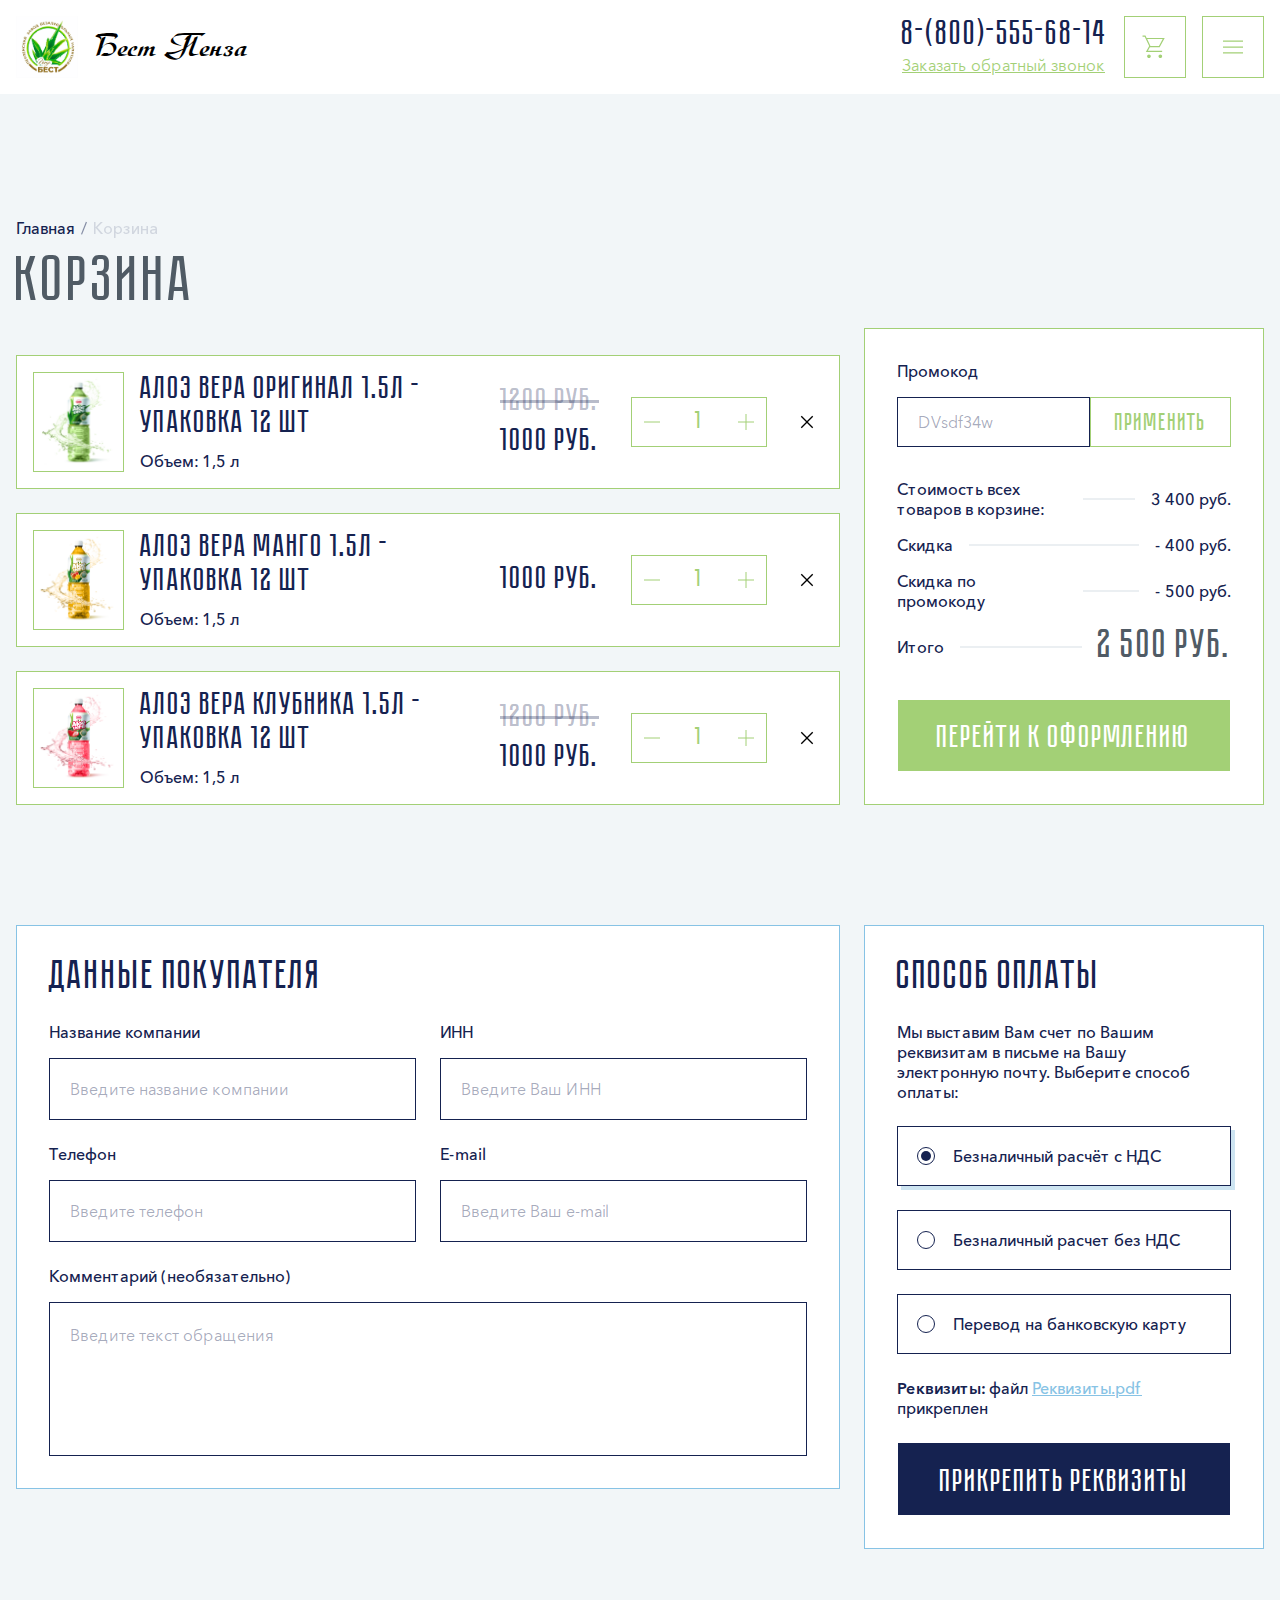
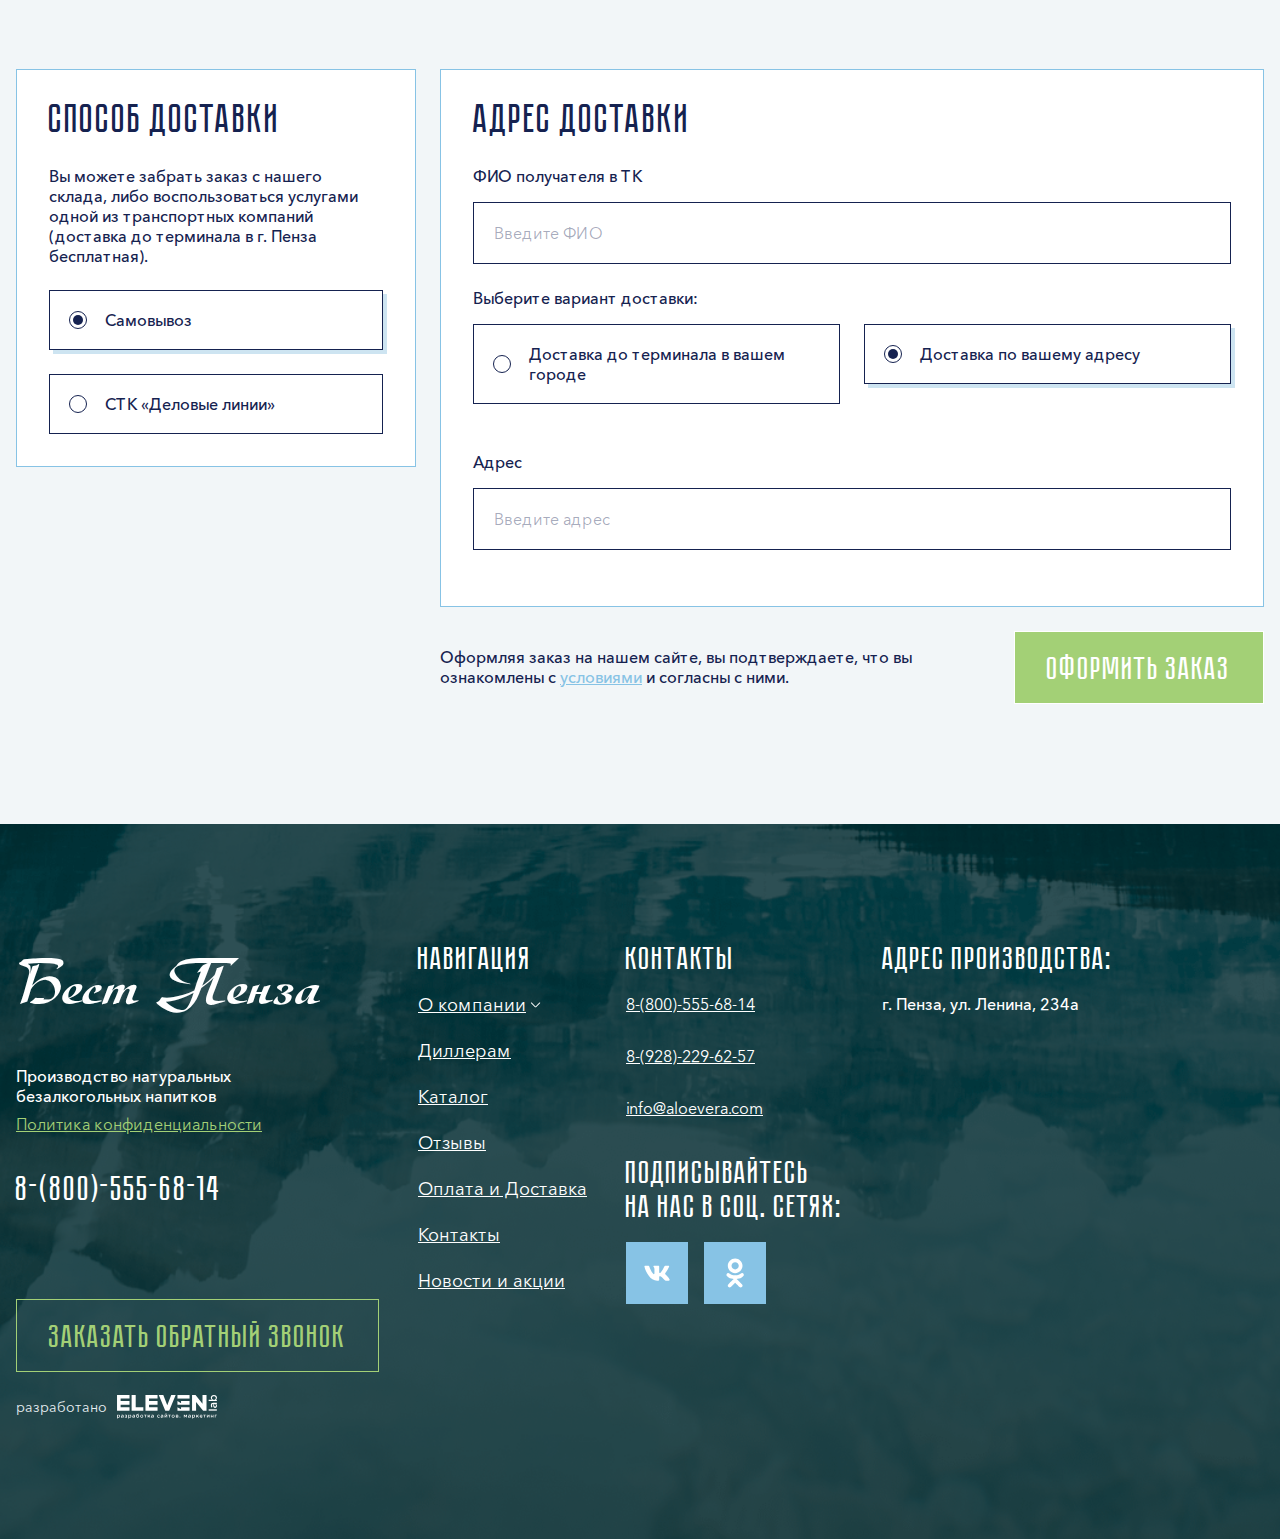
<file: basket.html>
<!DOCTYPE html>
<html lang="ru">

<head>
	<meta charset="UTF-8">
	<meta http-equiv="X-UA-Compatible" content="IE=edge">
	<meta name="viewport" content="width=device-width, initial-scale=1.0">
	<title>Best Penza</title>

	<meta property="og:image" content="path/to/image.jpg">
	<link rel="shortcut icon" href="img/favicon/favicon.ico" type="image/x-icon">

	<!-- add plugins css -->
	<link rel="stylesheet" href="css/bootstrap.min.css">
	<link rel="stylesheet" href="css/slick.css">
	<link rel="stylesheet" href="https://cdn.jsdelivr.net/npm/@fancyapps/ui@5.0/dist/fancybox/fancybox.css" />
	<!-- add plugins css end -->

	<link rel="stylesheet" href="css/style.css">
	<link rel="stylesheet" href="css/header.css">
	<link rel="stylesheet" href="css/footer.css">
	<link rel="stylesheet" href="css/main.css">
	<link rel="stylesheet" href="css/media.css">
</head>

<body>

	<header>
		<div class="container">
			<div class="row">
				<div class="col-12 d-flex align-items-center flex-wrap">
					<a href="index.html" class="logo">
						<span class="logo-icon"><img src="img/logo.png" alt=""></span>
						<span class="logo-text">Бест Пенза</span>
					</a>
					<nav class="nav nav-menu">
						<div class="nav-menu__header">
							<a href="index.html" class="logo">
								<span class="logo-icon"><img src="img/logo.png" alt=""></span>
								<span class="logo-text">Бест Пенза</span>
							</a>
							<div class="nav-menu__close"><svg class="svg-icon">
									<use xlink:href="img/sprite.svg#close"></use>
								</svg></div>
						</div>

						<ul class="menu my-ul">
							<li class="dropdown nav-item"><a href="about.html" class="dropdown-toggle nav-link"
									data-bs-toggle="dropdown">О компании</a>
								<div class="dropdown-menu">
									<a href="about.html" class="dropdown-item">О компании</a>
									<a href="about.html" class="dropdown-item">История</a>
									<a href="about.html" class="dropdown-item">Награды</a>
									<a href="about.html" class="dropdown-item">Социальные инициативы</a>
									<a href="about.html" class="dropdown-item">Философия бренда</a>
								</div>
							</li>
							<li class="nav-item"><a href="catalog.html" class="nav-link">Каталог</a></li>
							<li class="nav-item"><a href="payments.html" class="nav-link">Оплата и доставка</a></li>
							<li class="nav-item"><a href="dealers.html" class="nav-link">Диллерам</a></li>
							<li class="nav-item"><a href="news.html" class="nav-link">Новости и акции</a></li>
							<li class="nav-item"><a href="contacts.html" class="nav-link">Контакты</a></li>
							<li class="nav-item"><a href="reviews.html" class="nav-link">Отзывы</a></li>
						</ul>
						<div class="header-contacts">
							<a href="tel:88005556814" class="phone">8-(800)-555-68-14</a>
							<a href="#" class="color-accent-green text-decoration link-callback" data-bs-toggle="modal"
								data-bs-target="#callbackModal">Заказать обратный звонок</a>
						</div>

						<a href="basket.html" class="btn-basket"><svg class="svg-icon">
								<use xlink:href="img/sprite.svg#basket"></use>
							</svg>
							<span>Корзина</span>
						</a>
					</nav>
					<div class="header-contacts">
						<a href="tel:88005556814" class="phone">8-(800)-555-68-14</a>
						<a href="#" class="color-accent-green text-decoration link-callback" data-bs-toggle="modal"
							data-bs-target="#callbackModal">Заказать обратный звонок</a>
					</div>
					<a href="basket.html" class="btn-basket"><svg class="svg-icon">
							<use xlink:href="img/sprite.svg#basket"></use>
						</svg></a>

					<a href="#" class="btn-burger">
						<svg class="svg-icon">
							<use xlink:href="img/sprite.svg#burger"></use>
						</svg>
					</a>
				</div>
			</div>
		</div>
	</header>

	<section class="basket-section bg-light-blue">
		<div class="container">
			<div class="row">
				<div class="col-12">
					<nav aria-label="breadcrumb" class="nav-breadcrumb">
						<ol class="breadcrumb breadcrumb-v2">
							<li class="breadcrumb-item"><a href="index.html">Главная</a></li>
							<li class="breadcrumb-item active" aria-current="page">Корзина</li>
						</ol>
					</nav>
					<h1 class="h2">Корзина</h1>

					<div class="col-12">
						<form method="post" class="form-basket">
							<div class="row align-items-end">
								<div class="col-12 col-xl-8">
									<div class="product-card-row">
										<a href="product.html" class="product-card-row__img"><img src="img/product1.png" alt=""></a>
										<div class="product-card-row__body">
											<a href="product.html" class="product-card-row__title h4">алоэ вера оригинал 1.5л - упаковка 12
												шт</a>
											<ul class="list-characteristics my-ul">
												<li>
													<p>Объем: 1,5 л</p>
												</li>
											</ul>
										</div>

										<div class="price-wrapper">
											<div class="old-price">1200 руб.</div>
											<div class="new-price">1000 руб.</div>
										</div>

										<div class="amount">
											<span class="down"><svg class="svg-icon">
													<use xlink:href="img/sprite.svg#minus"></use>
												</svg></span>
											<input type="text" value="1" />
											<span class="up"><svg class="svg-icon">
													<use xlink:href="img/sprite.svg#plus"></use>
												</svg></span>
										</div>

										<a href="#" class="btn-clear"><svg class="svg-icon">
												<use xlink:href="img/sprite.svg#close"></use>
											</svg></a>
									</div>
									<div class="product-card-row">
										<a href="product.html" class="product-card-row__img"><img src="img/product2.png" alt=""></a>
										<div class="product-card-row__body">
											<a href="product.html" class="product-card-row__title h4">алоэ вера манго 1.5л
												- упаковка 12 шт</a>
											<ul class="list-characteristics my-ul">
												<li>
													<p>Объем: 1,5 л</p>
												</li>
											</ul>
										</div>

										<div class="price-wrapper">
											<div class="new-price">1000 руб.</div>
										</div>

										<div class="amount">
											<span class="down"><svg class="svg-icon">
													<use xlink:href="img/sprite.svg#minus"></use>
												</svg></span>
											<input type="text" value="1" />
											<span class="up"><svg class="svg-icon">
													<use xlink:href="img/sprite.svg#plus"></use>
												</svg></span>
										</div>

										<a href="#" class="btn-clear"><svg class="svg-icon">
												<use xlink:href="img/sprite.svg#close"></use>
											</svg></a>
									</div>
									<div class="product-card-row">
										<a href="product.html" class="product-card-row__img"><img src="img/product3.png" alt=""></a>
										<div class="product-card-row__body">
											<a href="product.html" class="product-card-row__title h4">алоэ вера клубника 1.5л - упаковка 12
												шт</a>
											<ul class="list-characteristics my-ul">
												<li>
													<p>Объем: 1,5 л</p>
												</li>
											</ul>
										</div>

										<div class="price-wrapper">
											<div class="old-price">1200 руб.</div>
											<div class="new-price">1000 руб.</div>
										</div>

										<div class="amount">
											<span class="down"><svg class="svg-icon">
													<use xlink:href="img/sprite.svg#minus"></use>
												</svg></span>
											<input type="text" value="1" />
											<span class="up"><svg class="svg-icon">
													<use xlink:href="img/sprite.svg#plus"></use>
												</svg></span>
										</div>

										<a href="#" class="btn-clear"><svg class="svg-icon">
												<use xlink:href="img/sprite.svg#close"></use>
											</svg></a>
									</div>
								</div>
								<div class="col-12 col-xl-4">
									<div class="form-basket-total">
										<div class="form-group">
											<div class="label-title">Промокод</div>
											<div class="form-row">
												<label><input type="text" placeholder="DVsdf34w" name="promocode"></label>
												<a href="#" class="btn btn-border-green">Применить</a>
											</div>
										</div>

										<ul class="list-characteristics my-ul">
											<li>
												<p>Стоимость всех товаров в корзине:</p>
												<span>3 400 руб.</span>
											</li>
											<li>
												<p>Скидка</p>
												<span>- 400 руб.</span>
											</li>
											<li>
												<p>Скидка по промокоду</p>
												<span>- 500 руб.</span>
											</li>
											<li>
												<p>Итого</p>
												<span class="total-sum">2 500 руб.</span>
											</li>
										</ul>
										<a href="#checkout" class="btn btn-md btn-accent-green btn-checkout go_to">перейти к оформлению</a>
									</div>
								</div>
							</div>

							<div class="checkout-section" id="checkout">
								<div class="row">
									<div class="col-12 col-lg-8 mb-16">
										<div class="checkout-box">
											<h3>Данные покупателя</h3>
											<div class="row">
												<div class="col-12 col-md-6 mb-24">
													<div class="form-group">
														<div class="label-title">Название компании</div>
														<label><input type="text" placeholder="Введите название компании" name="name_company"
																required class="form-control"></label>
													</div>
												</div>
												<div class="col-12 col-md-6 mb-24">
													<div class="form-group">
														<div class="label-title">ИНН
														</div>
														<label><input type="text" placeholder="Введите Ваш ИНН" name="inn" required
																class="form-control"></label>
													</div>
												</div>

												<div class="col-12 col-md-6 mb-24">
													<div class="form-group">
														<div class="label-title">Телефон</div>
														<label><input type="text" placeholder="Введите телефон" name="phone" required
																class="form-control"></label>
													</div>
												</div>

												<div class="col-12 col-md-6 mb-24">
													<div class="form-group">
														<div class="label-title">E-mail</div>
														<label><input type="text" placeholder="Введите Ваш e-mail" name="mail" required
																class="form-control"></label>
													</div>
												</div>

												<div class="col-12">
													<div class="form-group">
														<div class="label-title">Комментарий (необязательно)
														</div>
														<label><textarea name="message" placeholder="Введите текст обращения"
																class="form-control"></textarea></label>
													</div>
												</div>
											</div>
										</div>
									</div>
									<div class="col-12 col-lg-4">
										<div class="checkout-box">
											<h3>Способ оплаты</h3>
											<div class="box-text font-500">
												<p>Мы выставим Вам счет по Вашим реквизитам в письме на Вашу электронную почту. Выберите способ
													оплаты:</p>
											</div>
											<ul class="list-label my-ul">
												<li>
													<label class="label-radio">
														<input type="radio" name="radio" checked>
														<span class="label-radio__custom"></span>
														<span class="label-radio__text">Безналичный расчёт с НДС</span>
													</label>
												</li>
												<li>
													<label class="label-radio">
														<input type="radio" name="radio">
														<span class="label-radio__custom"></span>
														<span class="label-radio__text">Безналичный расчет без НДС</span>
													</label>
												</li>
												<li>
													<label class="label-radio">
														<input type="radio" name="radio">
														<span class="label-radio__custom"></span>
														<span class="label-radio__text">Перевод на банковскую карту</span>
													</label>
												</li>
											</ul>
											<div class="result-file">
												<p><strong>Реквизиты:</strong> файл <a href="#"
														class="d-inline text-decoration color-accent-blue" target="_blank">Реквизиты.pdf</a>
													прикреплен</p>
											</div>
											<label class="label-file btn btn-md btn-dark">
												<input type="file" name="file">
												<span class="label-file__text">Прикрепить реквизиты</span>
											</label>
										</div>
									</div>
								</div>
							</div>

							<div class="checkout-section">
								<div class="row">
									<div class="col-12 col-lg-4 mb-16">
										<div class="checkout-box">
											<h3>Способ доставки</h3>
											<div class="box-text font-500">
												<p>Вы можете забрать заказ с нашего склада, либо воспользоваться услугами одной из транспортных
													компаний (доставка до
													терминала в г. Пенза бесплатная).</p>
											</div>
											<ul class="list-label my-ul">
												<li>
													<label class="label-radio">
														<input type="radio" name="radio1" checked>
														<span class="label-radio__custom"></span>
														<span class="label-radio__text">Самовывоз</span>
													</label>
												</li>
												<li>
													<label class="label-radio">
														<input type="radio" name="radio1">
														<span class="label-radio__custom"></span>
														<span class="label-radio__text">СТК «Деловые линии»</span>
													</label>
												</li>
											</ul>
										</div>
									</div>
									<div class="col-12 col-lg-8">
										<div class="checkout-box mb-24">
											<h3>Адрес доставки</h3>
											<div class="row">

												<div class="col-12 mb-24">
													<div class="form-group">
														<div class="label-title">ФИО получателя в ТК</div>
														<label><input type="text" placeholder="Введите ФИО" name="name"
																class="form-control"></label>
													</div>
												</div>
												<div class="col-12 mb-24">
													<div class="form-group">
														<div class="label-title">Выберите вариант доставки:
														</div>
														<div class="row">
															<div class="col-12 col-sm-6 mb-24">
																<label class="label-radio">
																	<input type="radio" name="radio2" checked>
																	<span class="label-radio__custom"></span>
																	<span class="label-radio__text">Доставка до терминала в вашем городе</span>
																</label>
															</div>
															<div class="col-12 col-sm-6 mb-24">
																<label class="label-radio">
																	<input type="radio" name="radio2" checked>
																	<span class="label-radio__custom"></span>
																	<span class="label-radio__text">Доставка по вашему адресу</span>
																</label>
															</div>
														</div>
													</div>
												</div>
												<div class="col-12 mb-24">
													<div class="form-group">
														<div class="label-title">Адрес</div>
														<label><input type="text" placeholder="Введите адрес" name="address"
																class="form-control"></label>
													</div>
												</div>

											</div>
										</div>

										<div class="form-basket__footer">
											<div class="consent">
												<p>Оформляя заказ на нашем сайте, вы подтверждаете, что вы ознакомлены с <a href="#"
														class="d-inline color-accent-blue text-decoration" target="_blank">условиями</a> и согласны
													с ними.</p>
											</div>
											<button type="submit" class="btn btn-md btn-accent-green">оформить заказ</button>
										</div>
									</div>

								</div>
							</div>
						</form>
					</div>
				</div>
			</div>
		</div>
	</section>

	<footer>
		<div class="container">
			<div class="row">
				<div class="col-12 d-flex flex-wrap">
					<div class="footer-column">
						<a href="index.html" class="footer-logo">Бест Пенза</a>

						<div class="company-description font-500">
							<p>Производство натуральных безалкогольных напитков</p>
						</div>
						<a href="#" class="color-accent-green text-decoration">Политика конфиденциальности</a>
						<a href="tel:88005556814" class="phone">8-(800)-555-68-14</a>

						<a href="#" class="btn btn-md btn-border-green" data-bs-toggle="modal"
							data-bs-target="#callbackModal">Заказать обратный звонок</a>
					</div>
					<div class="footer-column footer-navigation">
						<h4>Навигация</h4>
						<ul class="menu my-ul">
							<li class="dropdown nav-item"><a href="about.html" class="dropdown-toggle nav-link"
									data-bs-toggle="dropdown">О
									компании</a>
								<div class="dropdown-menu">
									<a href="about.html" class="dropdown-item">О компании</a>
									<a href="about.html" class="dropdown-item">История</a>
									<a href="about.html" class="dropdown-item">Награды</a>
									<a href="about.html" class="dropdown-item">Социальные инициативы</a>
									<a href="about.html" class="dropdown-item">Философия бренда</a>
								</div>
							</li>
							<li class="nav-item"><a href="dealers.html" class="nav-link">Диллерам</a></li>
							<li class="nav-item"><a href="catalog.html" class="nav-link">Каталог</a></li>
							<li class="nav-item"><a href="reviews.html" class="nav-link">Отзывы</a></li>
							<li class="nav-item"><a href="payments.html" class="nav-link">Оплата и Доставка</a></li>
							<li class="nav-item"><a href="contacts.html" class="nav-link">Контакты</a></li>
							<li class="nav-item"><a href="news.html" class="nav-link">Новости и акции</a></li>
						</ul>
					</div>
					<div class="footer-column">
						<h4>Контакты</h4>
						<a href="tel:88005556814" class="phone-link">8-(800)-555-68-14</a>
						<a href="tel:89282296257" class="phone-link">8-(928)-229-62-57</a>
						<a href="mailto:info@aloevera.com" class="phone-link">info@aloevera.com</a>

						<div class="subscribe-box">
							<h4>Подписывайтесь <br>
								на нас в соц. сетях:</h4>
							<ul class="list-social my-ul">
								<li><a href="#" target="_blank"><svg class="svg-icon">
											<use xlink:href="img/sprite.svg#vk"></use>
										</svg></a></li>
								<li><a href="#" target="_blank"><svg class="svg-icon">
											<use xlink:href="img/sprite.svg#ok"></use>
										</svg></a></li>
							</ul>
						</div>
					</div>
					<div class="footer-column footer-column-address">
						<h4>Адрес производства:</h4>
						<div class="address-box">
							<p>г. Пенза, ул. Ленина, 234а</p>
						</div>
						<div class="map">
							<iframe
								src="https://yandex.ru/map-widget/v1/?ll=44.998136%2C53.214831&mode=search&ol=geo&ouri=ymapsbm1%3A%2F%2Fgeo%3Fdata%3DCgc4MDQ0MjY0EjHQoNC-0YHRgdC40Y8sINCf0LXQvdC30LAsINGD0LvQuNGG0LAg0JvQtdC90LjQvdCwIgoNE_4zQhXs3FRC&z=16.17"
								style="position:relative;"></iframe>
						</div>
					</div>
					<a href="https://elevenlab.ru" class="developer-links" target="_blank">
						<span>разработано</span><img src="img/logo-developer.svg" alt="">
					</a>
				</div>
			</div>
		</div>
	</footer>

	<!-- Модальное окно -->
	<div class="modal fade" id="callbackModal" tabindex="-1" aria-hidden="true">
		<div class="modal-dialog modal-dialog-centered">

			<div class="modal-content">
				<button type="button" class="btn-close" data-bs-dismiss="modal" aria-label="Закрыть">
					<svg class="svg-icon">
						<use xlink:href="img/sprite.svg#modal-close"></use>
					</svg>
				</button>
				<div class="dealers-overlay modal-overlay callback-overlay">
					<div class="decor-line decor-line1"></div>
					<div class="decor-line decor-line2"></div>
					<div class="decor-line decor-line3"></div>
					<div class="decor-line decor-line4"></div>
					<div class="dealers-wrapper modal-wrapper callback-wrapper">
						<div class="modal-header">
							<div class="modal-title h2">Хотите заказать обратный звонок?</div>
							<div class="box-text">
								<p>Оставьте Ваши контактные данные и наш менеджер свяжется с Вами в течение получаса</p>
							</div>

						</div>
						<div class="modal-body">
							<form method="post" class="form-callback">
								<div class="row">
									<div class="col-12 col-md-6 mb-32">
										<div class="form-group">
											<div class="label-title">Имя*</div>
											<label><input type="text" placeholder="Введите Ваше имя" name="name" required
													class="form-control"></label>
										</div>
									</div>
									<div class="col-12 col-md-6 mb-32">
										<div class="form-group">
											<div class="label-title">Телефон</div>
											<label><input type="text" placeholder="Введите Ваше имя" name="phone" required
													class="form-control"></label>
										</div>
									</div>
								</div>
								<div class="row align-items-center">
									<div class="col-12 col-md-6 col-lg-7">
										<div class="consent font-500">
											<p>Нажимая кнопку «Отправить» Вы даете свое согласие на обработку персональных данных</p>
										</div>
									</div>
									<div class="col-12 col-md-6 col-lg-5">
										<button type="submit" class="btn btn-md btn-accent-blue">отправить</button>
									</div>
								</div>
							</form>
						</div>
					</div>
				</div>
			</div>
		</div>
	</div>
	<!-- add plugins js-->
	<script src="js/jquery.min.js"></script>
	<script src="js/bootstrap.bundle.min.js"></script>
	<script src="js/slick.min.js"></script>
	<script src="js/jquery.maskedinput.min.js"></script>
	<script src="https://cdn.jsdelivr.net/npm/@fancyapps/ui@5.0/dist/fancybox/fancybox.umd.js"></script>
	<!-- add plugins js end-->

	<script src="js/common.js"></script>

</body>

</html>
</file>
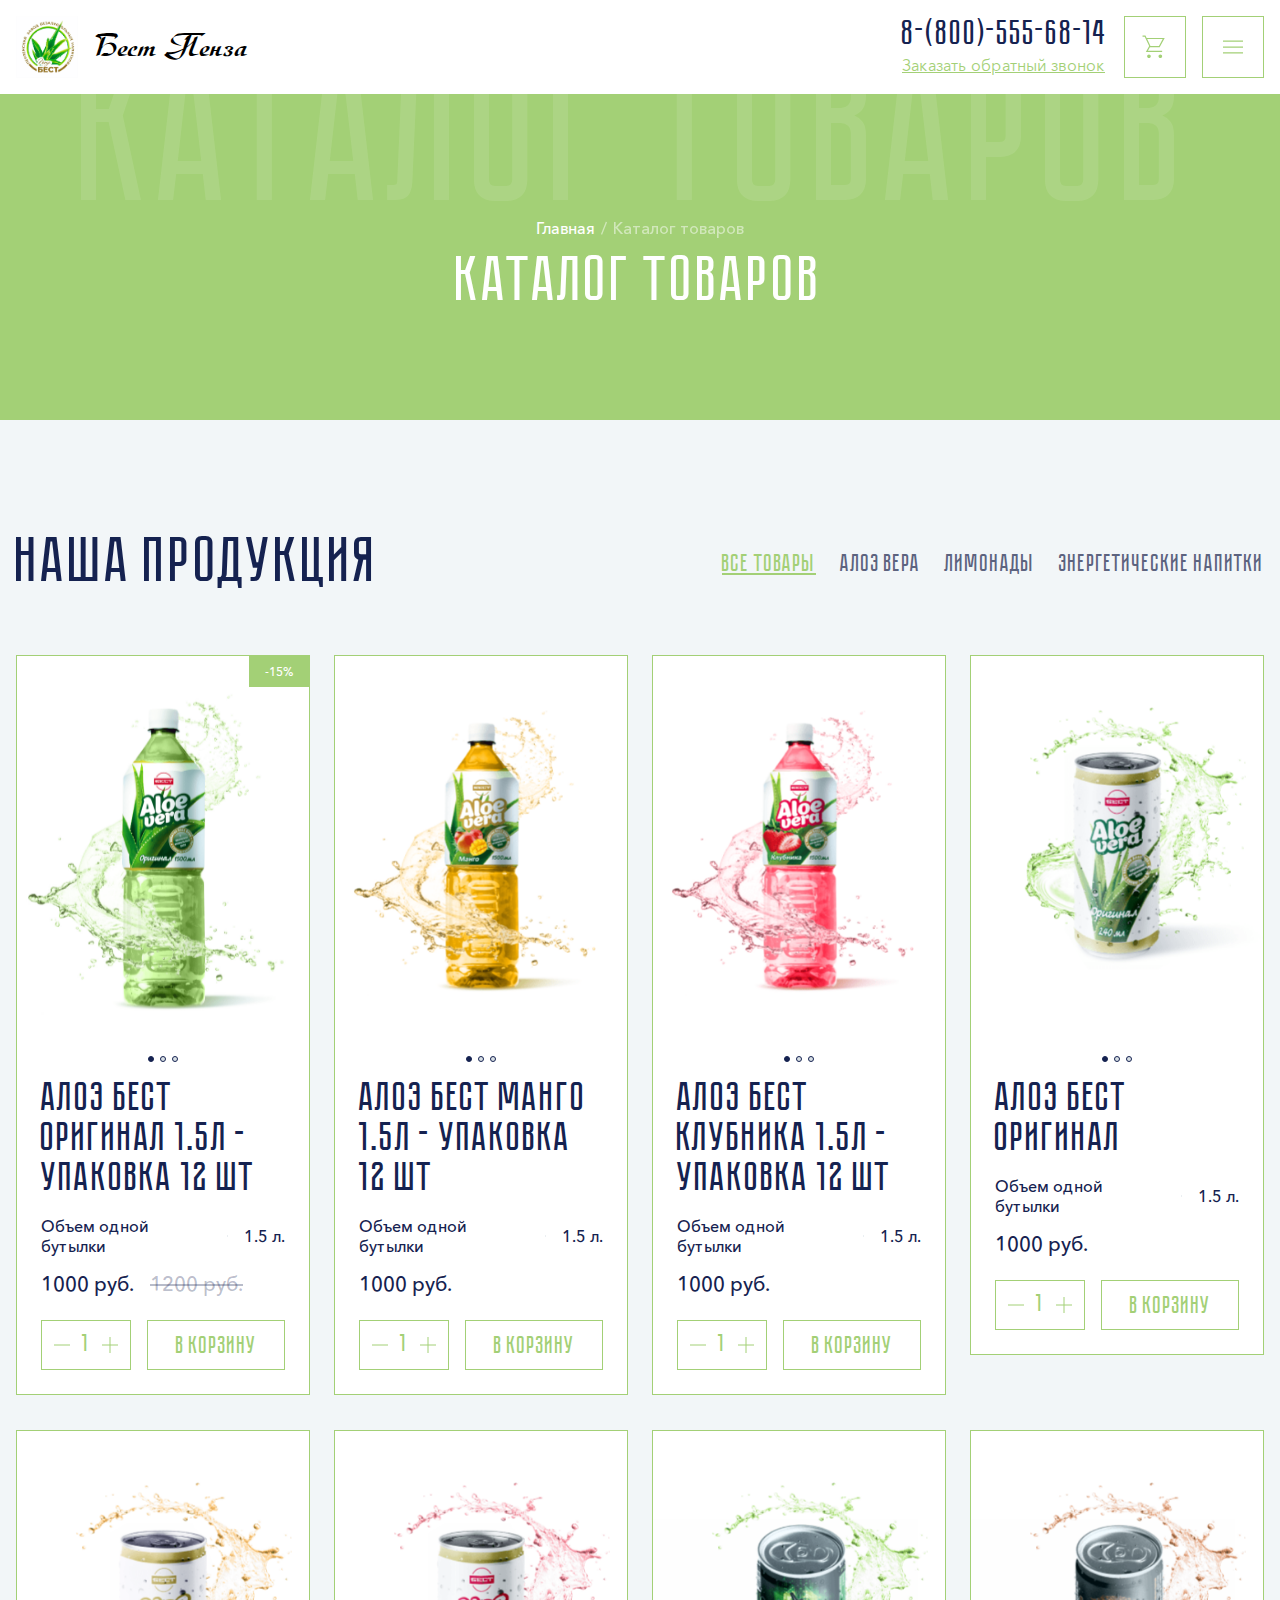
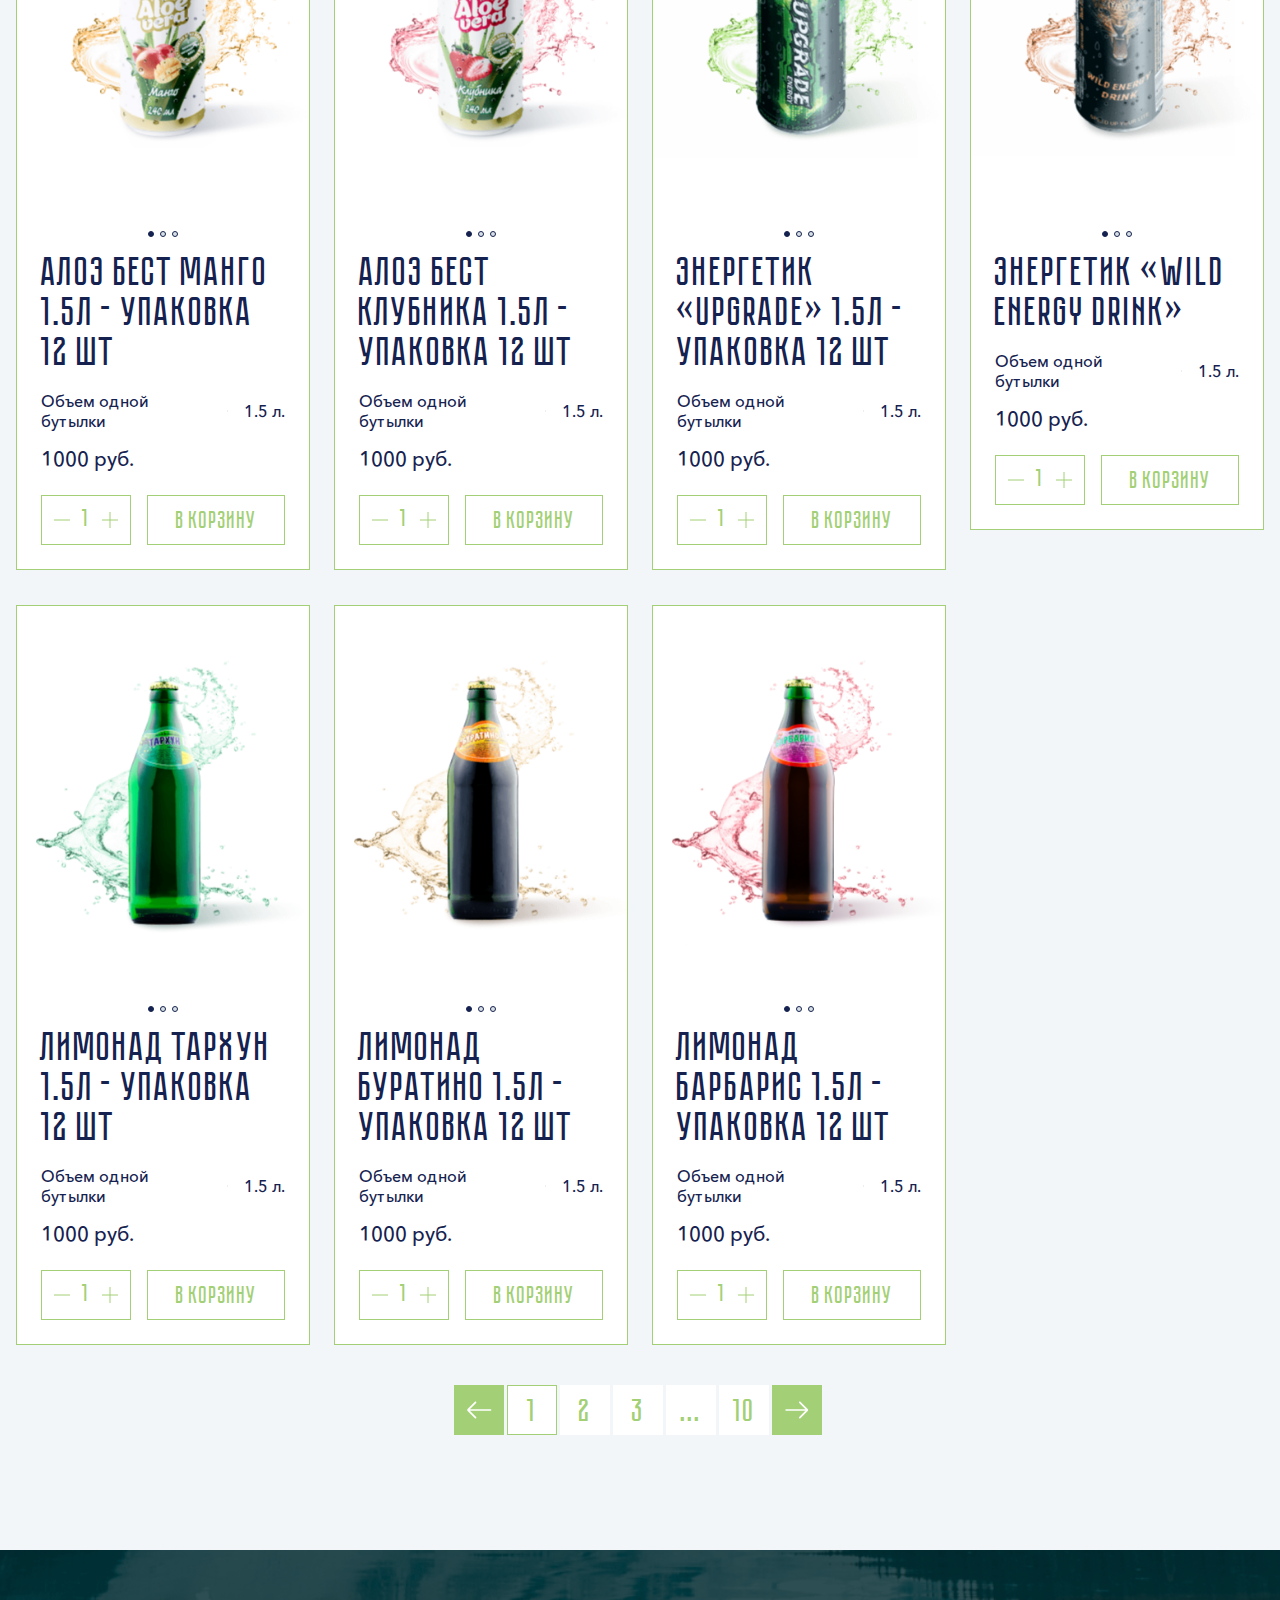
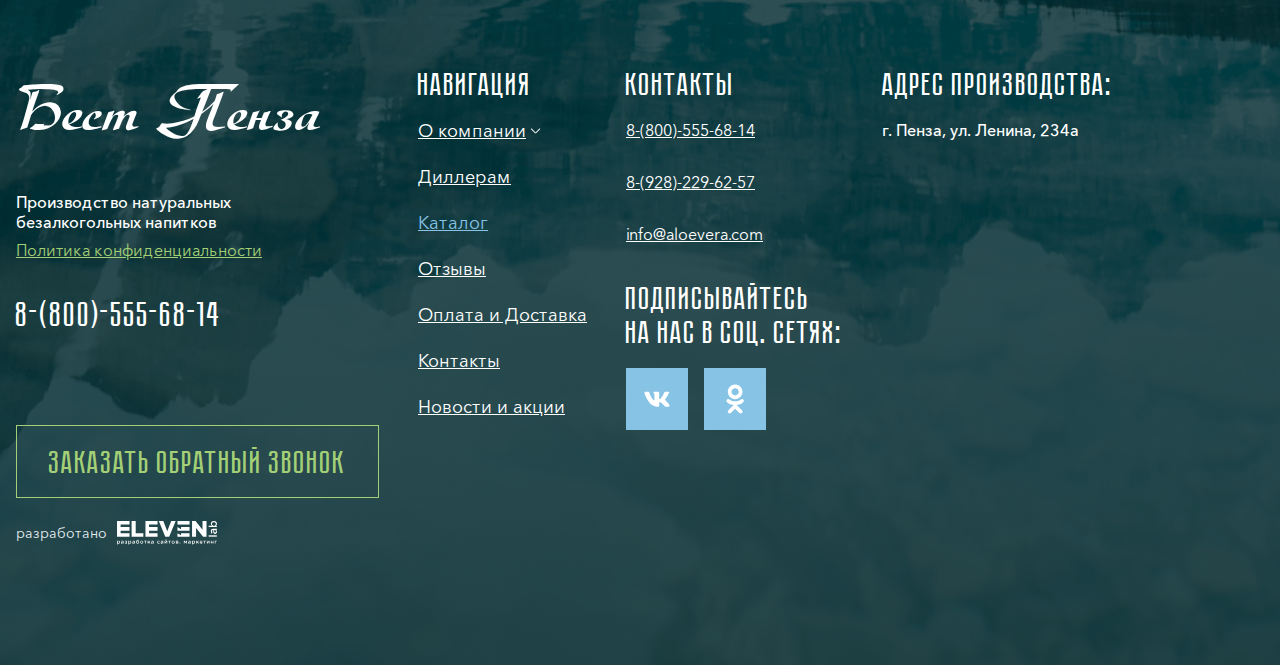
<file: catalog.html>
<!DOCTYPE html>
<html lang="ru">

<head>
	<meta charset="UTF-8">
	<meta http-equiv="X-UA-Compatible" content="IE=edge">
	<meta name="viewport" content="width=device-width, initial-scale=1.0">
	<title>Best Penza</title>

	<meta property="og:image" content="path/to/image.jpg">
	<link rel="shortcut icon" href="img/favicon/favicon.ico" type="image/x-icon">

	<!-- add plugins css -->
	<link rel="stylesheet" href="css/bootstrap.min.css">
	<link rel="stylesheet" href="css/slick.css">
	<link rel="stylesheet" href="https://cdn.jsdelivr.net/npm/@fancyapps/ui@5.0/dist/fancybox/fancybox.css" />
	<!-- add plugins css end -->

	<link rel="stylesheet" href="css/style.css">
	<link rel="stylesheet" href="css/header.css">
	<link rel="stylesheet" href="css/footer.css">
	<link rel="stylesheet" href="css/main.css">
	<link rel="stylesheet" href="css/media.css">
</head>

<body>

	<header>
		<div class="container">
			<div class="row">
				<div class="col-12 d-flex align-items-center flex-wrap">
					<a href="index.html" class="logo">
						<span class="logo-icon"><img src="img/logo.png" alt=""></span>
						<span class="logo-text">Бест Пенза</span>
					</a>
					<nav class="nav nav-menu">
						<div class="nav-menu__header">
							<a href="index.html" class="logo">
								<span class="logo-icon"><img src="img/logo.png" alt=""></span>
								<span class="logo-text">Бест Пенза</span>
							</a>
							<div class="nav-menu__close"><svg class="svg-icon">
									<use xlink:href="img/sprite.svg#close"></use>
								</svg></div>
						</div>

						<ul class="menu my-ul">
							<li class="dropdown nav-item"><a href="about.html" class="dropdown-toggle nav-link"
									data-bs-toggle="dropdown">О компании</a>
								<div class="dropdown-menu">
									<a href="about.html" class="dropdown-item">О компании</a>
									<a href="about.html" class="dropdown-item">История</a>
									<a href="about.html" class="dropdown-item">Награды</a>
									<a href="about.html" class="dropdown-item">Социальные инициативы</a>
									<a href="about.html" class="dropdown-item">Философия бренда</a>
								</div>
							</li>
							<li class="nav-item"><a href="catalog.html" class="nav-link">Каталог</a></li>
							<li class="nav-item"><a href="payments.html" class="nav-link">Оплата и доставка</a></li>
							<li class="nav-item"><a href="dealers.html" class="nav-link">Диллерам</a></li>
							<li class="nav-item"><a href="news.html" class="nav-link">Новости и акции</a></li>
							<li class="nav-item"><a href="contacts.html" class="nav-link">Контакты</a></li>
							<li class="nav-item"><a href="reviews.html" class="nav-link">Отзывы</a></li>
						</ul>
						<div class="header-contacts">
							<a href="tel:88005556814" class="phone">8-(800)-555-68-14</a>
							<a href="#" class="color-accent-green text-decoration link-callback" data-bs-toggle="modal"
								data-bs-target="#callbackModal">Заказать обратный звонок</a>
						</div>

						<a href="basket.html" class="btn-basket"><svg class="svg-icon">
								<use xlink:href="img/sprite.svg#basket"></use>
							</svg>
							<span>Корзина</span>
						</a>
					</nav>
					<div class="header-contacts">
						<a href="tel:88005556814" class="phone">8-(800)-555-68-14</a>
						<a href="#" class="color-accent-green text-decoration link-callback" data-bs-toggle="modal"
							data-bs-target="#callbackModal">Заказать обратный звонок</a>
					</div>
					<a href="basket.html" class="btn-basket"><svg class="svg-icon">
							<use xlink:href="img/sprite.svg#basket"></use>
						</svg></a>

					<a href="#" class="btn-burger">
						<svg class="svg-icon">
							<use xlink:href="img/sprite.svg#burger"></use>
						</svg>
					</a>
				</div>
			</div>
		</div>
	</header>

	<section class="page page-catalog bg-accent-green">
		<div class="container">
			<div class="row">
				<div class="col-12 text-center">
					<div class="page-wrapper">
						<span class="title-overlay">Каталог товаров</span>
						<nav aria-label="breadcrumb" class="nav-breadcrumb">
							<ol class="breadcrumb">
								<li class="breadcrumb-item"><a href="index.html">Главная</a></li>
								<li class="breadcrumb-item active" aria-current="page">Каталог товаров</li>
							</ol>
						</nav>
						<h1 class="h2">каталог товаров</h1>
					</div>
				</div>
			</div>
		</div>
	</section>

	<section class="catalog-section bg-light-blue">
		<div class="container">
			<div class="row mb-60 align-items-center">
				<div class="col-12 col-xl-6">
					<h2>Наша продукция</h2>
				</div>
				<div class="col-12 col-xl-6">
					<ul class="list-filter my-ul">
						<li><a href="#" class="active">все товары</a></li>
						<li><a href="#">алоэ вера</a></li>
						<li><a href="#">лимонады</a></li>
						<li><a href="#">энергетические напитки</a></li>
					</ul>
				</div>
			</div>


			<div class="row">
				<div class="col-6 col-lg-4 col-xl-3 mb-35">
					<div class="product-card">
						<ul class="list-labels my-ul">
							<li class="bg-accent-green">-15%</li>
						</ul>
						<div class="product-card__img">
							<div class="product-card-slider">
								<div class="slide"><a href="product.html" class="product-card-slider__img"><img src="img/product1.png"
											alt=""></a></div>
								<div class="slide"><a href="product.html" class="product-card-slider__img"><img src="img/product1.png"
											alt=""></a></div>
								<div class="slide"><a href="product.html" class="product-card-slider__img"><img src="img/product1.png"
											alt=""></a></div>
							</div>
						</div>
						<div class="product-card__body">
							<a href="product.html" class="product-card__title h3">Алоэ Бест оригинал 1.5л - упаковка 12 шт</a>
							<ul class="list-characteristics my-ul">
								<li>
									<p>Объем одной бутылки</p>
									<span>1.5 л.</span>
								</li>
							</ul>
							<div class="price-wrapper">
								<div class="new-price">1000 руб.</div>
								<div class="old-price">1200 руб.</div>
							</div>
							<div class="product-card__footer">
								<div class="amount">
									<span class="down"><svg class="svg-icon">
											<use xlink:href="img/sprite.svg#minus"></use>
										</svg></span>
									<input type="text" value="1" />
									<span class="up"><svg class="svg-icon">
											<use xlink:href="img/sprite.svg#plus"></use>
										</svg></span>
								</div>
								<a href="#" class="btn btn-border-green btn-add-card">в корзину</a>
							</div>
						</div>
					</div>
				</div>
				<div class="col-6 col-lg-4 col-xl-3 mb-35">
					<div class="product-card">
						<div class="product-card__img">
							<div class="product-card-slider">
								<div class="slide"><a href="product.html" class="product-card-slider__img"><img src="img/product2.png"
											alt=""></a></div>
								<div class="slide"><a href="product.html" class="product-card-slider__img"><img src="img/product2.png"
											alt=""></a></div>
								<div class="slide"><a href="product.html" class="product-card-slider__img"><img src="img/product2.png"
											alt=""></a></div>
							</div>
						</div>
						<div class="product-card__body">
							<a href="product.html" class="product-card__title h3">Алоэ Бест манго 1.5л - упаковка 12 шт</a>
							<ul class="list-characteristics my-ul">
								<li>
									<p>Объем одной бутылки</p>
									<span>1.5 л.</span>
								</li>
							</ul>
							<div class="price-wrapper">
								<div class="new-price">1000 руб.</div>
							</div>
							<div class="product-card__footer">
								<div class="amount">
									<span class="down"><svg class="svg-icon">
											<use xlink:href="img/sprite.svg#minus"></use>
										</svg></span>
									<input type="text" value="1" />
									<span class="up"><svg class="svg-icon">
											<use xlink:href="img/sprite.svg#plus"></use>
										</svg></span>
								</div>
								<a href="#" class="btn btn-border-green btn-add-card">в корзину</a>
							</div>
						</div>
					</div>
				</div>
				<div class="col-6 col-lg-4 col-xl-3 mb-35">
					<div class="product-card">
						<div class="product-card__img">
							<div class="product-card-slider">
								<div class="slide"><a href="product.html" class="product-card-slider__img"><img src="img/product3.png"
											alt=""></a></div>
								<div class="slide"><a href="product.html" class="product-card-slider__img"><img src="img/product3.png"
											alt=""></a></div>
								<div class="slide"><a href="product.html" class="product-card-slider__img"><img src="img/product3.png"
											alt=""></a></div>
							</div>
						</div>
						<div class="product-card__body">
							<a href="product.html" class="product-card__title h3">Алоэ Бест клубника 1.5л - упаковка 12 шт</a>
							<ul class="list-characteristics my-ul">
								<li>
									<p>Объем одной бутылки</p>
									<span>1.5 л.</span>
								</li>
							</ul>
							<div class="price-wrapper">
								<div class="new-price">1000 руб.</div>
							</div>
							<div class="product-card__footer">
								<div class="amount">
									<span class="down"><svg class="svg-icon">
											<use xlink:href="img/sprite.svg#minus"></use>
										</svg></span>
									<input type="text" value="1" />
									<span class="up"><svg class="svg-icon">
											<use xlink:href="img/sprite.svg#plus"></use>
										</svg></span>
								</div>
								<a href="#" class="btn btn-border-green btn-add-card">в корзину</a>
							</div>
						</div>
					</div>
				</div>
				<div class="col-6 col-lg-4 col-xl-3 mb-35">
					<div class="product-card">

						<div class="product-card__img">
							<div class="product-card-slider">
								<div class="slide"><a href="product.html" class="product-card-slider__img"><img src="img/product4.png"
											alt=""></a></div>
								<div class="slide"><a href="product.html" class="product-card-slider__img"><img src="img/product4.png"
											alt=""></a></div>
								<div class="slide"><a href="product.html" class="product-card-slider__img"><img src="img/product4.png"
											alt=""></a></div>
							</div>
						</div>
						<div class="product-card__body">
							<a href="product.html" class="product-card__title h3">Алоэ Бест оригинал</a>
							<ul class="list-characteristics my-ul">
								<li>
									<p>Объем одной бутылки</p>
									<span>1.5 л.</span>
								</li>
							</ul>
							<div class="price-wrapper">
								<div class="new-price">1000 руб.</div>
							</div>
							<div class="product-card__footer">
								<div class="amount">
									<span class="down"><svg class="svg-icon">
											<use xlink:href="img/sprite.svg#minus"></use>
										</svg></span>
									<input type="text" value="1" />
									<span class="up"><svg class="svg-icon">
											<use xlink:href="img/sprite.svg#plus"></use>
										</svg></span>
								</div>
								<a href="#" class="btn btn-border-green btn-add-card">в корзину</a>
							</div>
						</div>
					</div>
				</div>
				<div class="col-6 col-lg-4 col-xl-3 mb-35">
					<div class="product-card">

						<div class="product-card__img">
							<div class="product-card-slider">
								<div class="slide"><a href="product.html" class="product-card-slider__img"><img src="img/product5.png"
											alt=""></a></div>
								<div class="slide"><a href="product.html" class="product-card-slider__img"><img src="img/product5.png"
											alt=""></a></div>
								<div class="slide"><a href="product.html" class="product-card-slider__img"><img src="img/product5.png"
											alt=""></a></div>
							</div>
						</div>
						<div class="product-card__body">
							<a href="product.html" class="product-card__title h3">Алоэ Бест манго 1.5л - упаковка 12 шт</a>
							<ul class="list-characteristics my-ul">
								<li>
									<p>Объем одной бутылки</p>
									<span>1.5 л.</span>
								</li>
							</ul>
							<div class="price-wrapper">
								<div class="new-price">1000 руб.</div>
							</div>
							<div class="product-card__footer">
								<div class="amount">
									<span class="down"><svg class="svg-icon">
											<use xlink:href="img/sprite.svg#minus"></use>
										</svg></span>
									<input type="text" value="1" />
									<span class="up"><svg class="svg-icon">
											<use xlink:href="img/sprite.svg#plus"></use>
										</svg></span>
								</div>
								<a href="#" class="btn btn-border-green btn-add-card">в корзину</a>
							</div>
						</div>
					</div>
				</div>
				<div class="col-6 col-lg-4 col-xl-3 mb-35">
					<div class="product-card">

						<div class="product-card__img">
							<div class="product-card-slider">
								<div class="slide"><a href="product.html" class="product-card-slider__img"><img src="img/product6.png"
											alt=""></a></div>
								<div class="slide"><a href="product.html" class="product-card-slider__img"><img src="img/product6.png"
											alt=""></a></div>
								<div class="slide"><a href="product.html" class="product-card-slider__img"><img src="img/product6.png"
											alt=""></a></div>
							</div>
						</div>
						<div class="product-card__body">
							<a href="product.html" class="product-card__title h3">Алоэ Бест клубника 1.5л - упаковка 12 шт</a>
							<ul class="list-characteristics my-ul">
								<li>
									<p>Объем одной бутылки</p>
									<span>1.5 л.</span>
								</li>
							</ul>
							<div class="price-wrapper">
								<div class="new-price">1000 руб.</div>
							</div>
							<div class="product-card__footer">
								<div class="amount">
									<span class="down"><svg class="svg-icon">
											<use xlink:href="img/sprite.svg#minus"></use>
										</svg></span>
									<input type="text" value="1" />
									<span class="up"><svg class="svg-icon">
											<use xlink:href="img/sprite.svg#plus"></use>
										</svg></span>
								</div>
								<a href="#" class="btn btn-border-green btn-add-card">в корзину</a>
							</div>
						</div>
					</div>
				</div>
				<div class="col-6 col-lg-4 col-xl-3 mb-35">
					<div class="product-card">

						<div class="product-card__img">
							<div class="product-card-slider">
								<div class="slide"><a href="product.html" class="product-card-slider__img"><img src="img/product7.png"
											alt=""></a></div>
								<div class="slide"><a href="product.html" class="product-card-slider__img"><img src="img/product7.png"
											alt=""></a></div>
								<div class="slide"><a href="product.html" class="product-card-slider__img"><img src="img/product7.png"
											alt=""></a></div>
							</div>
						</div>
						<div class="product-card__body">
							<a href="product.html" class="product-card__title h3">энергетик “upgrade” 1.5л - упаковка 12 шт</a>
							<ul class="list-characteristics my-ul">
								<li>
									<p>Объем одной бутылки</p>
									<span>1.5 л.</span>
								</li>
							</ul>
							<div class="price-wrapper">
								<div class="new-price">1000 руб.</div>
							</div>
							<div class="product-card__footer">
								<div class="amount">
									<span class="down"><svg class="svg-icon">
											<use xlink:href="img/sprite.svg#minus"></use>
										</svg></span>
									<input type="text" value="1" />
									<span class="up"><svg class="svg-icon">
											<use xlink:href="img/sprite.svg#plus"></use>
										</svg></span>
								</div>
								<a href="#" class="btn btn-border-green btn-add-card">в корзину</a>
							</div>
						</div>
					</div>
				</div>
				<div class="col-6 col-lg-4 col-xl-3 mb-35">
					<div class="product-card">

						<div class="product-card__img">
							<div class="product-card-slider">
								<div class="slide"><a href="product.html" class="product-card-slider__img"><img src="img/product8.png"
											alt=""></a></div>
								<div class="slide"><a href="product.html" class="product-card-slider__img"><img src="img/product8.png"
											alt=""></a></div>
								<div class="slide"><a href="product.html" class="product-card-slider__img"><img src="img/product8.png"
											alt=""></a></div>
							</div>
						</div>
						<div class="product-card__body">
							<a href="product.html" class="product-card__title h3">энергетик “wild energy drink”</a>
							<ul class="list-characteristics my-ul">
								<li>
									<p>Объем одной бутылки</p>
									<span>1.5 л.</span>
								</li>
							</ul>
							<div class="price-wrapper">
								<div class="new-price">1000 руб.</div>
							</div>
							<div class="product-card__footer">
								<div class="amount">
									<span class="down"><svg class="svg-icon">
											<use xlink:href="img/sprite.svg#minus"></use>
										</svg></span>
									<input type="text" value="1" />
									<span class="up"><svg class="svg-icon">
											<use xlink:href="img/sprite.svg#plus"></use>
										</svg></span>
								</div>
								<a href="#" class="btn btn-border-green btn-add-card">в корзину</a>
							</div>
						</div>
					</div>
				</div>
				<div class="col-6 col-lg-4 col-xl-3 mb-35">
					<div class="product-card">

						<div class="product-card__img">
							<div class="product-card-slider">
								<div class="slide"><a href="product.html" class="product-card-slider__img"><img src="img/product9.png"
											alt=""></a></div>
								<div class="slide"><a href="product.html" class="product-card-slider__img"><img src="img/product9.png"
											alt=""></a></div>
								<div class="slide"><a href="product.html" class="product-card-slider__img"><img src="img/product9.png"
											alt=""></a></div>
							</div>
						</div>
						<div class="product-card__body">
							<a href="product.html" class="product-card__title h3">лимонад тархун 1.5л - упаковка 12 шт</a>
							<ul class="list-characteristics my-ul">
								<li>
									<p>Объем одной бутылки</p>
									<span>1.5 л.</span>
								</li>
							</ul>
							<div class="price-wrapper">
								<div class="new-price">1000 руб.</div>
							</div>
							<div class="product-card__footer">
								<div class="amount">
									<span class="down"><svg class="svg-icon">
											<use xlink:href="img/sprite.svg#minus"></use>
										</svg></span>
									<input type="text" value="1" />
									<span class="up"><svg class="svg-icon">
											<use xlink:href="img/sprite.svg#plus"></use>
										</svg></span>
								</div>
								<a href="#" class="btn btn-border-green btn-add-card">в корзину</a>
							</div>
						</div>
					</div>
				</div>
				<div class="col-6 col-lg-4 col-xl-3 mb-35">
					<div class="product-card">
						<div class="product-card__img">
							<div class="product-card-slider">
								<div class="slide"><a href="product.html" class="product-card-slider__img"><img src="img/product10.png"
											alt=""></a></div>
								<div class="slide"><a href="product.html" class="product-card-slider__img"><img src="img/product10.png"
											alt=""></a></div>
								<div class="slide"><a href="product.html" class="product-card-slider__img"><img src="img/product10.png"
											alt=""></a></div>
							</div>
						</div>
						<div class="product-card__body">
							<a href="product.html" class="product-card__title h3">лимонад буратино 1.5л - упаковка 12 шт</a>
							<ul class="list-characteristics my-ul">
								<li>
									<p>Объем одной бутылки</p>
									<span>1.5 л.</span>
								</li>
							</ul>
							<div class="price-wrapper">
								<div class="new-price">1000 руб.</div>
							</div>
							<div class="product-card__footer">
								<div class="amount">
									<span class="down"><svg class="svg-icon">
											<use xlink:href="img/sprite.svg#minus"></use>
										</svg></span>
									<input type="text" value="1" />
									<span class="up"><svg class="svg-icon">
											<use xlink:href="img/sprite.svg#plus"></use>
										</svg></span>
								</div>
								<a href="#" class="btn btn-border-green btn-add-card">в корзину</a>
							</div>
						</div>
					</div>
				</div>
				<div class="col-6 col-lg-4 col-xl-3 mb-35">
					<div class="product-card">

						<div class="product-card__img">
							<div class="product-card-slider">
								<div class="slide"><a href="product.html" class="product-card-slider__img"><img src="img/product11.png"
											alt=""></a></div>
								<div class="slide"><a href="product.html" class="product-card-slider__img"><img src="img/product11.png"
											alt=""></a></div>
								<div class="slide"><a href="product.html" class="product-card-slider__img"><img src="img/product11.png"
											alt=""></a></div>
							</div>
						</div>
						<div class="product-card__body">
							<a href="product.html" class="product-card__title h3">лимонад барбарис 1.5л - упаковка 12 шт</a>
							<ul class="list-characteristics my-ul">
								<li>
									<p>Объем одной бутылки</p>
									<span>1.5 л.</span>
								</li>
							</ul>
							<div class="price-wrapper">
								<div class="new-price">1000 руб.</div>
							</div>
							<div class="product-card__footer">
								<div class="amount">
									<span class="down"><svg class="svg-icon">
											<use xlink:href="img/sprite.svg#minus"></use>
										</svg></span>
									<input type="text" value="1" />
									<span class="up"><svg class="svg-icon">
											<use xlink:href="img/sprite.svg#plus"></use>
										</svg></span>
								</div>
								<a href="#" class="btn btn-border-green btn-add-card">в корзину</a>
							</div>
						</div>
					</div>
				</div>
				<div class="col-12">
					<nav class="nav-pagination">
						<ul class="pagination">
							<li class="page-item"><a class="page-link page-link-arrow" href="#">
									<svg class="svg-icon">
										<use xlink:href="img/sprite.svg#arrow-left"></use>
									</svg>
								</a></li>
							<li class="page-item active" aria-current="page">
								<span class="page-link">1</span>
							</li>
							<li class="page-item"><a class="page-link" href="#">2</a></li>
							<li class="page-item"><a class="page-link" href="#">3</a></li>
							<li class="page-item"><a class="page-link" href="#">...</a></li>
							<li class="page-item"><a class="page-link" href="#">10</a></li>
							<li class="page-item"><a class="page-link page-link-arrow" href="#">
									<svg class="svg-icon">
										<use xlink:href="img/sprite.svg#arrow-right"></use>
									</svg>
								</a></li>
						</ul>
					</nav>
				</div>
			</div>
		</div>
	</section>


	<footer>
		<div class="container">
			<div class="row">
				<div class="col-12 d-flex flex-wrap">
					<div class="footer-column">
						<a href="index.html" class="footer-logo">Бест Пенза</a>

						<div class="company-description font-500">
							<p>Производство натуральных безалкогольных напитков</p>
						</div>
						<a href="#" class="color-accent-green text-decoration">Политика конфиденциальности</a>
						<a href="tel:88005556814" class="phone">8-(800)-555-68-14</a>

						<a href="#" class="btn btn-md btn-border-green" data-bs-toggle="modal"
							data-bs-target="#callbackModal">Заказать обратный звонок</a>
					</div>
					<div class="footer-column footer-navigation">
						<h4>Навигация</h4>
						<ul class="menu my-ul">
							<li class="dropdown nav-item"><a href="about.html" class="dropdown-toggle nav-link"
									data-bs-toggle="dropdown">О
									компании</a>
								<div class="dropdown-menu">
									<a href="about.html" class="dropdown-item">О компании</a>
									<a href="about.html" class="dropdown-item">История</a>
									<a href="about.html" class="dropdown-item">Награды</a>
									<a href="about.html" class="dropdown-item">Социальные инициативы</a>
									<a href="about.html" class="dropdown-item">Философия бренда</a>
								</div>
							</li>
							<li class="nav-item"><a href="dealers.html" class="nav-link">Диллерам</a></li>
							<li class="nav-item"><a href="catalog.html" class="nav-link">Каталог</a></li>
							<li class="nav-item"><a href="reviews.html" class="nav-link">Отзывы</a></li>
							<li class="nav-item"><a href="payments.html" class="nav-link">Оплата и Доставка</a></li>
							<li class="nav-item"><a href="contacts.html" class="nav-link">Контакты</a></li>
							<li class="nav-item"><a href="news.html" class="nav-link">Новости и акции</a></li>
						</ul>
					</div>
					<div class="footer-column">
						<h4>Контакты</h4>
						<a href="tel:88005556814" class="phone-link">8-(800)-555-68-14</a>
						<a href="tel:89282296257" class="phone-link">8-(928)-229-62-57</a>
						<a href="mailto:info@aloevera.com" class="phone-link">info@aloevera.com</a>

						<div class="subscribe-box">
							<h4>Подписывайтесь <br>
								на нас в соц. сетях:</h4>
							<ul class="list-social my-ul">
								<li><a href="#" target="_blank"><svg class="svg-icon">
											<use xlink:href="img/sprite.svg#vk"></use>
										</svg></a></li>
								<li><a href="#" target="_blank"><svg class="svg-icon">
											<use xlink:href="img/sprite.svg#ok"></use>
										</svg></a></li>
							</ul>
						</div>
					</div>
					<div class="footer-column footer-column-address">
						<h4>Адрес производства:</h4>
						<div class="address-box">
							<p>г. Пенза, ул. Ленина, 234а</p>
						</div>
						<div class="map">
							<iframe
								src="https://yandex.ru/map-widget/v1/?ll=44.998136%2C53.214831&mode=search&ol=geo&ouri=ymapsbm1%3A%2F%2Fgeo%3Fdata%3DCgc4MDQ0MjY0EjHQoNC-0YHRgdC40Y8sINCf0LXQvdC30LAsINGD0LvQuNGG0LAg0JvQtdC90LjQvdCwIgoNE_4zQhXs3FRC&z=16.17"
								style="position:relative;"></iframe>
						</div>
					</div>
					<a href="https://elevenlab.ru" class="developer-links" target="_blank">
						<span>разработано</span><img src="img/logo-developer.svg" alt="">
					</a>
				</div>
			</div>
		</div>
	</footer>

	<!-- Модальное окно -->
	<div class="modal fade" id="callbackModal" tabindex="-1" aria-hidden="true">
		<div class="modal-dialog modal-dialog-centered">

			<div class="modal-content">
				<button type="button" class="btn-close" data-bs-dismiss="modal" aria-label="Закрыть">
					<svg class="svg-icon">
						<use xlink:href="img/sprite.svg#modal-close"></use>
					</svg>
				</button>
				<div class="dealers-overlay modal-overlay callback-overlay">
					<div class="decor-line decor-line1"></div>
					<div class="decor-line decor-line2"></div>
					<div class="decor-line decor-line3"></div>
					<div class="decor-line decor-line4"></div>
					<div class="dealers-wrapper modal-wrapper callback-wrapper">
						<div class="modal-header">
							<div class="modal-title h2">Хотите заказать обратный звонок?</div>
							<div class="box-text">
								<p>Оставьте Ваши контактные данные и наш менеджер свяжется с Вами в течение получаса</p>
							</div>

						</div>
						<div class="modal-body">
							<form method="post" class="form-callback">
								<div class="row">
									<div class="col-12 col-md-6 mb-32">
										<div class="form-group">
											<div class="label-title">Имя*</div>
											<label><input type="text" placeholder="Введите Ваше имя" name="name" required
													class="form-control"></label>
										</div>
									</div>
									<div class="col-12 col-md-6 mb-32">
										<div class="form-group">
											<div class="label-title">Телефон</div>
											<label><input type="text" placeholder="Введите Ваше имя" name="phone" required
													class="form-control"></label>
										</div>
									</div>
								</div>
								<div class="row align-items-center">
									<div class="col-12 col-md-6 col-lg-7">
										<div class="consent font-500">
											<p>Нажимая кнопку «Отправить» Вы даете свое согласие на обработку персональных данных</p>
										</div>
									</div>
									<div class="col-12 col-md-6 col-lg-5">
										<button type="submit" class="btn btn-md btn-accent-blue">отправить</button>
									</div>
								</div>
							</form>
						</div>
					</div>
				</div>
			</div>
		</div>
	</div>

	<!-- add plugins js-->
	<script src="js/jquery.min.js"></script>
	<script src="js/bootstrap.bundle.min.js"></script>
	<script src="js/slick.min.js"></script>
	<script src="js/jquery.maskedinput.min.js"></script>
	<script src="https://cdn.jsdelivr.net/npm/@fancyapps/ui@5.0/dist/fancybox/fancybox.umd.js"></script>
	<!-- add plugins js end-->

	<script src="js/common.js"></script>

</body>

</html>
</file>
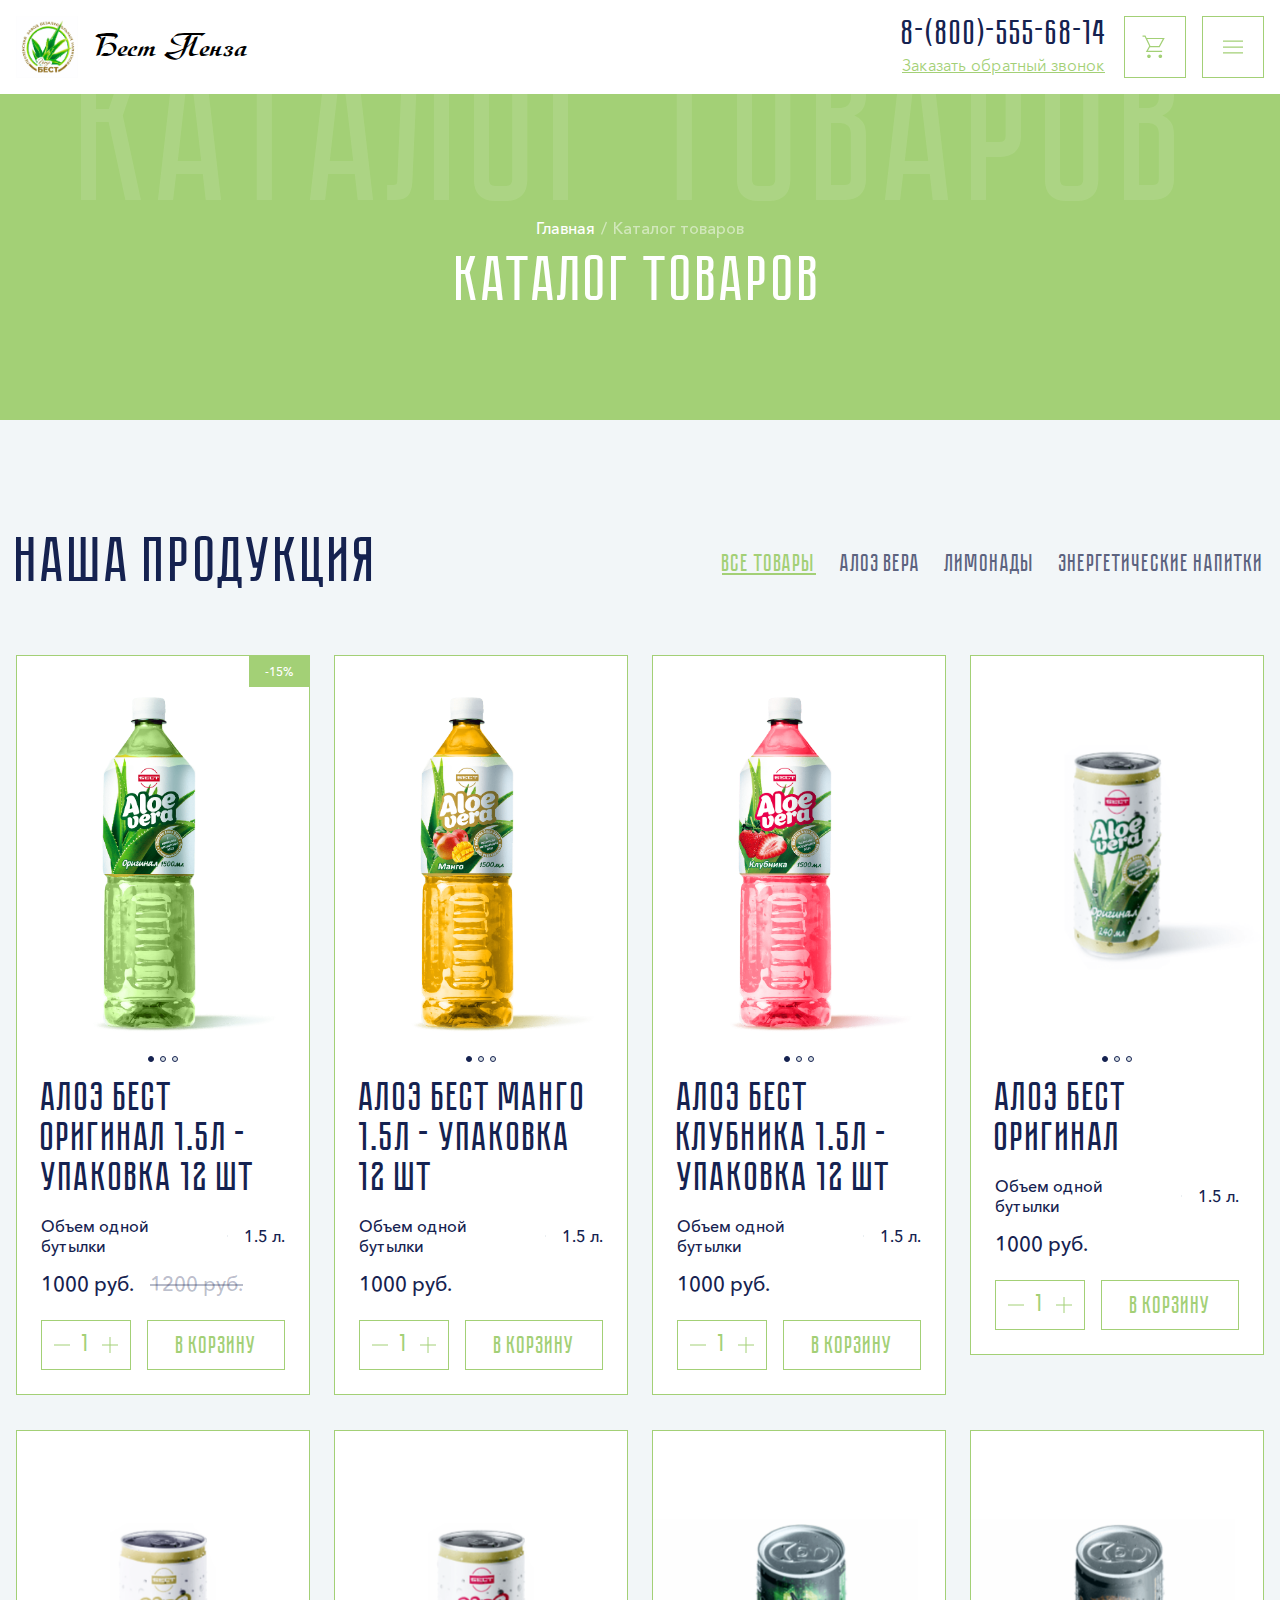
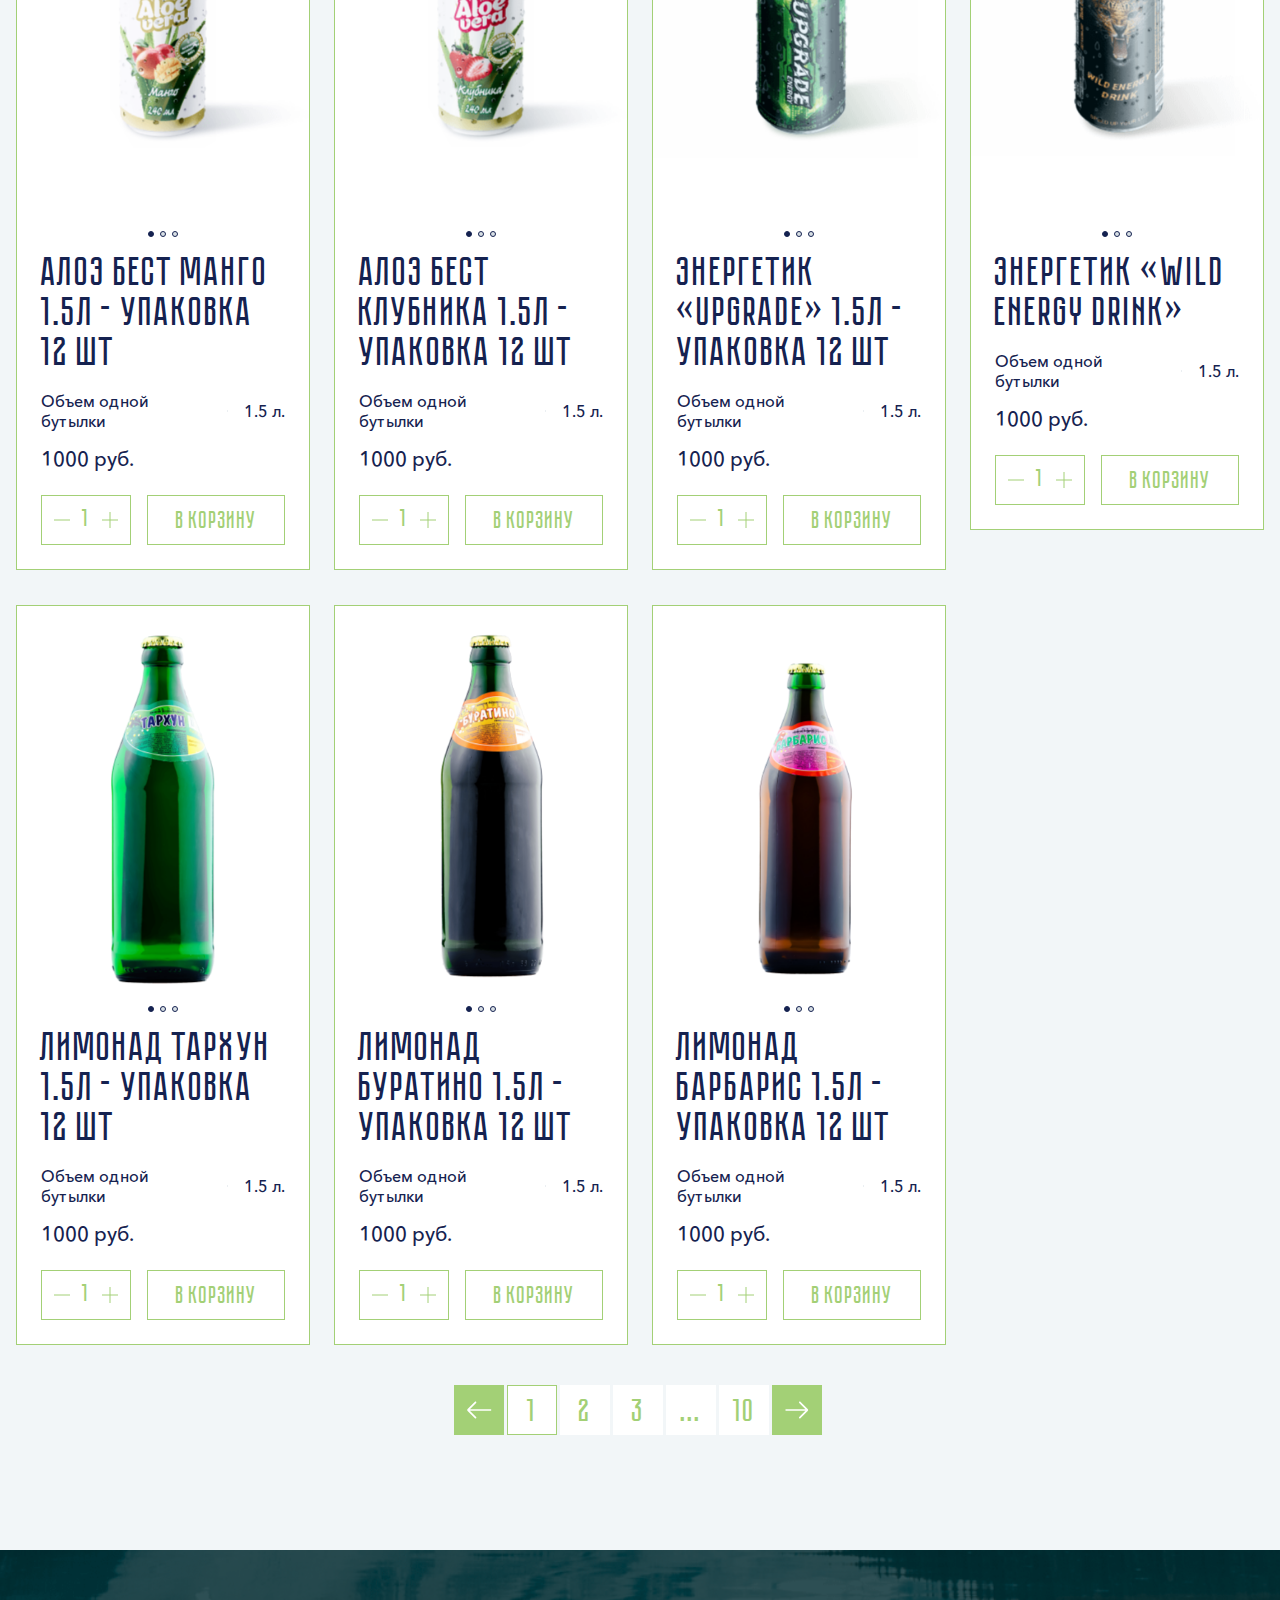
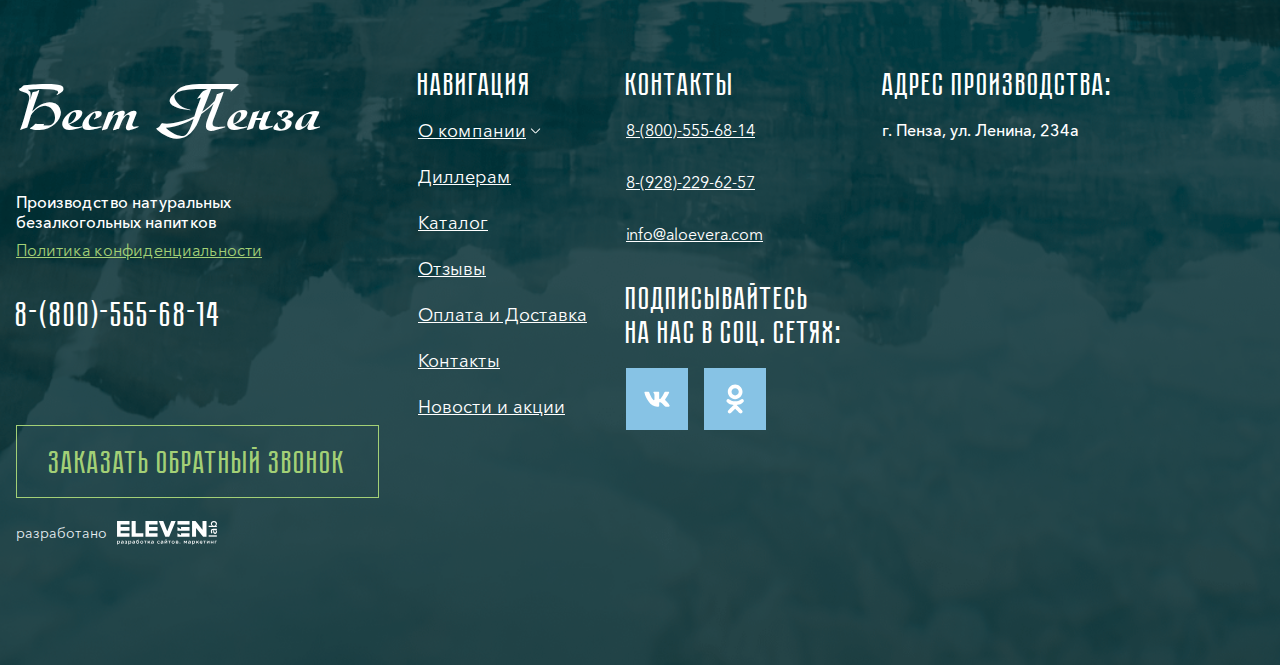
<file: catalog2.html>
<!DOCTYPE html>
<html lang="ru">

<head>
	<meta charset="UTF-8">
	<meta http-equiv="X-UA-Compatible" content="IE=edge">
	<meta name="viewport" content="width=device-width, initial-scale=1.0">
	<title>Best Penza</title>

	<meta property="og:image" content="path/to/image.jpg">
	<link rel="shortcut icon" href="img/favicon/favicon.ico" type="image/x-icon">

	<!-- add plugins css -->
	<link rel="stylesheet" href="css/bootstrap.min.css">
	<link rel="stylesheet" href="css/slick.css">
	<link rel="stylesheet" href="https://cdn.jsdelivr.net/npm/@fancyapps/ui@5.0/dist/fancybox/fancybox.css" />
	<!-- add plugins css end -->

	<link rel="stylesheet" href="css/style.css">
	<link rel="stylesheet" href="css/header.css">
	<link rel="stylesheet" href="css/footer.css">
	<link rel="stylesheet" href="css/main.css">
	<link rel="stylesheet" href="css/media.css">
</head>

<body>

	<header>
		<div class="container">
			<div class="row">
				<div class="col-12 d-flex align-items-center flex-wrap">
					<a href="index.html" class="logo">
						<span class="logo-icon"><img src="img/logo.png" alt=""></span>
						<span class="logo-text">Бест Пенза</span>
					</a>
					<nav class="nav nav-menu">
						<div class="nav-menu__header">
							<a href="index.html" class="logo">
								<span class="logo-icon"><img src="img/logo.png" alt=""></span>
								<span class="logo-text">Бест Пенза</span>
							</a>
							<div class="nav-menu__close"><svg class="svg-icon">
									<use xlink:href="img/sprite.svg#close"></use>
								</svg></div>
						</div>
	
						<ul class="menu my-ul">
							<li class="dropdown nav-item"><a href="about.html" class="dropdown-toggle nav-link"
									data-bs-toggle="dropdown">О компании</a>
								<div class="dropdown-menu">
									<a href="about.html" class="dropdown-item">О компании</a>
									<a href="about.html" class="dropdown-item">История</a>
									<a href="about.html" class="dropdown-item">Награды</a>
									<a href="about.html" class="dropdown-item">Социальные инициативы</a>
									<a href="about.html" class="dropdown-item">Философия бренда</a>
								</div>
							</li>
							<li class="nav-item"><a href="catalog.html" class="nav-link">Каталог</a></li>
							<li class="nav-item"><a href="payments.html" class="nav-link">Оплата и доставка</a></li>
							<li class="nav-item"><a href="dealers.html" class="nav-link">Диллерам</a></li>
							<li class="nav-item"><a href="news.html" class="nav-link">Новости и акции</a></li>
							<li class="nav-item"><a href="contacts.html" class="nav-link">Контакты</a></li>
							<li class="nav-item"><a href="reviews.html" class="nav-link">Отзывы</a></li>
						</ul>
						<div class="header-contacts">
							<a href="tel:88005556814" class="phone">8-(800)-555-68-14</a>
							<a href="#" class="color-accent-green text-decoration link-callback" data-bs-toggle="modal"
								data-bs-target="#callbackModal">Заказать обратный звонок</a>
						</div>
	
						<a href="basket.html" class="btn-basket"><svg class="svg-icon">
								<use xlink:href="img/sprite.svg#basket"></use>
							</svg>
							<span>Корзина</span>
						</a>
					</nav>
					<div class="header-contacts">
						<a href="tel:88005556814" class="phone">8-(800)-555-68-14</a>
						<a href="#" class="color-accent-green text-decoration link-callback" data-bs-toggle="modal"
							data-bs-target="#callbackModal">Заказать обратный звонок</a>
					</div>
					<a href="basket.html" class="btn-basket"><svg class="svg-icon">
							<use xlink:href="img/sprite.svg#basket"></use>
						</svg></a>
	
					<a href="#" class="btn-burger">
						<svg class="svg-icon">
							<use xlink:href="img/sprite.svg#burger"></use>
						</svg>
					</a>
				</div>
			</div>
		</div>
	</header>

	<section class="page page-catalog bg-accent-green">
		<div class="container">
			<div class="row">
				<div class="col-12 text-center">
					<div class="page-wrapper">
						<span class="title-overlay">Каталог товаров</span>
						<nav aria-label="breadcrumb" class="nav-breadcrumb">
							<ol class="breadcrumb">
								<li class="breadcrumb-item"><a href="index.html">Главная</a></li>
								<li class="breadcrumb-item active" aria-current="page">Каталог товаров</li>
							</ol>
						</nav>
						<h1 class="h2">каталог товаров</h1>
					</div>
				</div>
			</div>
		</div>
	</section>

	<section class="catalog-section bg-light-blue">
		<div class="container">
			<div class="row mb-60 align-items-center">
				<div class="col-12 col-xl-6">
					<h2>Наша продукция</h2>
				</div>
				<div class="col-12 col-xl-6">
					<ul class="list-filter my-ul">
						<li><a href="#" class="active">все товары</a></li>
						<li><a href="#">алоэ вера</a></li>
						<li><a href="#">лимонады</a></li>
						<li><a href="#">энергетические напитки</a></li>
					</ul>
				</div>
			</div>


			<div class="row">
				<div class="col-6 col-lg-4 col-xl-3 mb-35">
					<div class="product-card">
						<ul class="list-labels my-ul">
							<li class="bg-accent-green">-15%</li>
						</ul>
						<div class="product-card__img">
							<div class="product-card-slider">
								<div class="slide"><a href="product.html" class="product-card-slider__img"><img src="img/product1-1.png"
											alt=""></a></div>
								<div class="slide"><a href="product.html" class="product-card-slider__img"><img src="img/product1-1.png"
											alt=""></a></div>
								<div class="slide"><a href="product.html" class="product-card-slider__img"><img src="img/product1-1.png"
											alt=""></a></div>
							</div>
						</div>
						<div class="product-card__body">
							<a href="product.html" class="product-card__title h3">Алоэ Бест оригинал 1.5л - упаковка 12 шт</a>
							<ul class="list-characteristics my-ul">
								<li>
									<p>Объем одной бутылки</p>
									<span>1.5 л.</span>
								</li>
							</ul>
							<div class="price-wrapper">
								<div class="new-price">1000 руб.</div>
								<div class="old-price">1200 руб.</div>
							</div>
							<div class="product-card__footer">
								<div class="amount">
									<span class="down"><svg class="svg-icon">
											<use xlink:href="img/sprite.svg#minus"></use>
										</svg></span>
									<input type="text" value="1" />
									<span class="up"><svg class="svg-icon">
											<use xlink:href="img/sprite.svg#plus"></use>
										</svg></span>
								</div>
								<a href="#" class="btn btn-border-green btn-add-card">в корзину</a>
							</div>
						</div>
					</div>
				</div>
				<div class="col-6 col-lg-4 col-xl-3 mb-35">
					<div class="product-card">
						<div class="product-card__img">
							<div class="product-card-slider">
								<div class="slide"><a href="product.html" class="product-card-slider__img"><img src="img/product2-1.png"
											alt=""></a></div>
								<div class="slide"><a href="product.html" class="product-card-slider__img"><img src="img/product2-1.png"
											alt=""></a></div>
								<div class="slide"><a href="product.html" class="product-card-slider__img"><img src="img/product2-1.png"
											alt=""></a></div>
							</div>
						</div>
						<div class="product-card__body">
							<a href="product.html" class="product-card__title h3">Алоэ Бест манго 1.5л - упаковка 12 шт</a>
							<ul class="list-characteristics my-ul">
								<li>
									<p>Объем одной бутылки</p>
									<span>1.5 л.</span>
								</li>
							</ul>
							<div class="price-wrapper">
								<div class="new-price">1000 руб.</div>
							</div>
							<div class="product-card__footer">
								<div class="amount">
									<span class="down"><svg class="svg-icon">
											<use xlink:href="img/sprite.svg#minus"></use>
										</svg></span>
									<input type="text" value="1" />
									<span class="up"><svg class="svg-icon">
											<use xlink:href="img/sprite.svg#plus"></use>
										</svg></span>
								</div>
								<a href="#" class="btn btn-border-green btn-add-card">в корзину</a>
							</div>
						</div>
					</div>
				</div>
				<div class="col-6 col-lg-4 col-xl-3 mb-35">
					<div class="product-card">
						<div class="product-card__img">
							<div class="product-card-slider">
								<div class="slide"><a href="product.html" class="product-card-slider__img"><img src="img/product3-1.png"
											alt=""></a></div>
								<div class="slide"><a href="product.html" class="product-card-slider__img"><img src="img/product3-1.png"
											alt=""></a></div>
								<div class="slide"><a href="product.html" class="product-card-slider__img"><img src="img/product3-1.png"
											alt=""></a></div>
							</div>
						</div>
						<div class="product-card__body">
							<a href="product.html" class="product-card__title h3">Алоэ Бест клубника 1.5л - упаковка 12 шт</a>
							<ul class="list-characteristics my-ul">
								<li>
									<p>Объем одной бутылки</p>
									<span>1.5 л.</span>
								</li>
							</ul>
							<div class="price-wrapper">
								<div class="new-price">1000 руб.</div>
							</div>
							<div class="product-card__footer">
								<div class="amount">
									<span class="down"><svg class="svg-icon">
											<use xlink:href="img/sprite.svg#minus"></use>
										</svg></span>
									<input type="text" value="1" />
									<span class="up"><svg class="svg-icon">
											<use xlink:href="img/sprite.svg#plus"></use>
										</svg></span>
								</div>
								<a href="#" class="btn btn-border-green btn-add-card">в корзину</a>
							</div>
						</div>
					</div>
				</div>
				<div class="col-6 col-lg-4 col-xl-3 mb-35">
					<div class="product-card">
				
						<div class="product-card__img">
							<div class="product-card-slider">
								<div class="slide"><a href="product.html" class="product-card-slider__img"><img src="img/product4-1.png"
											alt=""></a></div>
								<div class="slide"><a href="product.html" class="product-card-slider__img"><img src="img/product4-1.png"
											alt=""></a></div>
								<div class="slide"><a href="product.html" class="product-card-slider__img"><img src="img/product4-1.png"
											alt=""></a></div>
							</div>
						</div>
						<div class="product-card__body">
							<a href="product.html" class="product-card__title h3">Алоэ Бест оригинал</a>
							<ul class="list-characteristics my-ul">
								<li>
									<p>Объем одной бутылки</p>
									<span>1.5 л.</span>
								</li>
							</ul>
							<div class="price-wrapper">
								<div class="new-price">1000 руб.</div>
							</div>
							<div class="product-card__footer">
								<div class="amount">
									<span class="down"><svg class="svg-icon">
											<use xlink:href="img/sprite.svg#minus"></use>
										</svg></span>
									<input type="text" value="1" />
									<span class="up"><svg class="svg-icon">
											<use xlink:href="img/sprite.svg#plus"></use>
										</svg></span>
								</div>
								<a href="#" class="btn btn-border-green btn-add-card">в корзину</a>
							</div>
						</div>
					</div>
				</div>
				<div class="col-6 col-lg-4 col-xl-3 mb-35">
					<div class="product-card">
						
						<div class="product-card__img">
							<div class="product-card-slider">
								<div class="slide"><a href="product.html" class="product-card-slider__img"><img src="img/product5-1.png"
											alt=""></a></div>
								<div class="slide"><a href="product.html" class="product-card-slider__img"><img src="img/product5-1.png"
											alt=""></a></div>
								<div class="slide"><a href="product.html" class="product-card-slider__img"><img src="img/product5-1.png"
											alt=""></a></div>
							</div>
						</div>
						<div class="product-card__body">
							<a href="product.html" class="product-card__title h3">Алоэ Бест манго 1.5л - упаковка 12 шт</a>
							<ul class="list-characteristics my-ul">
								<li>
									<p>Объем одной бутылки</p>
									<span>1.5 л.</span>
								</li>
							</ul>
							<div class="price-wrapper">
								<div class="new-price">1000 руб.</div>
							</div>
							<div class="product-card__footer">
								<div class="amount">
									<span class="down"><svg class="svg-icon">
											<use xlink:href="img/sprite.svg#minus"></use>
										</svg></span>
									<input type="text" value="1" />
									<span class="up"><svg class="svg-icon">
											<use xlink:href="img/sprite.svg#plus"></use>
										</svg></span>
								</div>
								<a href="#" class="btn btn-border-green btn-add-card">в корзину</a>
							</div>
						</div>
					</div>
				</div>
				<div class="col-6 col-lg-4 col-xl-3 mb-35">
					<div class="product-card">
					
						<div class="product-card__img">
							<div class="product-card-slider">
								<div class="slide"><a href="product.html" class="product-card-slider__img"><img src="img/product6-1.png"
											alt=""></a></div>
								<div class="slide"><a href="product.html" class="product-card-slider__img"><img src="img/product6-1.png"
											alt=""></a></div>
								<div class="slide"><a href="product.html" class="product-card-slider__img"><img src="img/product6-1.png"
											alt=""></a></div>
							</div>
						</div>
						<div class="product-card__body">
							<a href="product.html" class="product-card__title h3">Алоэ Бест клубника 1.5л - упаковка 12 шт</a>
							<ul class="list-characteristics my-ul">
								<li>
									<p>Объем одной бутылки</p>
									<span>1.5 л.</span>
								</li>
							</ul>
							<div class="price-wrapper">
								<div class="new-price">1000 руб.</div>
							</div>
							<div class="product-card__footer">
								<div class="amount">
									<span class="down"><svg class="svg-icon">
											<use xlink:href="img/sprite.svg#minus"></use>
										</svg></span>
									<input type="text" value="1" />
									<span class="up"><svg class="svg-icon">
											<use xlink:href="img/sprite.svg#plus"></use>
										</svg></span>
								</div>
								<a href="#" class="btn btn-border-green btn-add-card">в корзину</a>
							</div>
						</div>
					</div>
				</div>
				<div class="col-6 col-lg-4 col-xl-3 mb-35">
					<div class="product-card">
						
						<div class="product-card__img">
							<div class="product-card-slider">
								<div class="slide"><a href="product.html" class="product-card-slider__img"><img src="img/product7-1.png"
											alt=""></a></div>
								<div class="slide"><a href="product.html" class="product-card-slider__img"><img src="img/product7-1.png"
											alt=""></a></div>
								<div class="slide"><a href="product.html" class="product-card-slider__img"><img src="img/product7-1.png"
											alt=""></a></div>
							</div>
						</div>
						<div class="product-card__body">
							<a href="product.html" class="product-card__title h3">энергетик “upgrade” 1.5л - упаковка 12 шт</a>
							<ul class="list-characteristics my-ul">
								<li>
									<p>Объем одной бутылки</p>
									<span>1.5 л.</span>
								</li>
							</ul>
							<div class="price-wrapper">
								<div class="new-price">1000 руб.</div>
							</div>
							<div class="product-card__footer">
								<div class="amount">
									<span class="down"><svg class="svg-icon">
											<use xlink:href="img/sprite.svg#minus"></use>
										</svg></span>
									<input type="text" value="1" />
									<span class="up"><svg class="svg-icon">
											<use xlink:href="img/sprite.svg#plus"></use>
										</svg></span>
								</div>
								<a href="#" class="btn btn-border-green btn-add-card">в корзину</a>
							</div>
						</div>
					</div>
				</div>
				<div class="col-6 col-lg-4 col-xl-3 mb-35">
					<div class="product-card">
					
						<div class="product-card__img">
							<div class="product-card-slider">
								<div class="slide"><a href="product.html" class="product-card-slider__img"><img src="img/product8-1.png"
											alt=""></a></div>
								<div class="slide"><a href="product.html" class="product-card-slider__img"><img src="img/product8-1.png"
											alt=""></a></div>
								<div class="slide"><a href="product.html" class="product-card-slider__img"><img src="img/product8-1.png"
											alt=""></a></div>
							</div>
						</div>
						<div class="product-card__body">
							<a href="product.html" class="product-card__title h3">энергетик “wild energy drink”</a>
							<ul class="list-characteristics my-ul">
								<li>
									<p>Объем одной бутылки</p>
									<span>1.5 л.</span>
								</li>
							</ul>
							<div class="price-wrapper">
								<div class="new-price">1000 руб.</div>
							</div>
							<div class="product-card__footer">
								<div class="amount">
									<span class="down"><svg class="svg-icon">
											<use xlink:href="img/sprite.svg#minus"></use>
										</svg></span>
									<input type="text" value="1" />
									<span class="up"><svg class="svg-icon">
											<use xlink:href="img/sprite.svg#plus"></use>
										</svg></span>
								</div>
								<a href="#" class="btn btn-border-green btn-add-card">в корзину</a>
							</div>
						</div>
					</div>
				</div>
				<div class="col-6 col-lg-4 col-xl-3 mb-35">
					<div class="product-card">
					
						<div class="product-card__img">
							<div class="product-card-slider">
								<div class="slide"><a href="product.html" class="product-card-slider__img"><img src="img/product9-1.png"
											alt=""></a></div>
								<div class="slide"><a href="product.html" class="product-card-slider__img"><img src="img/product9-1.png"
											alt=""></a></div>
								<div class="slide"><a href="product.html" class="product-card-slider__img"><img src="img/product9-1.png"
											alt=""></a></div>
							</div>
						</div>
						<div class="product-card__body">
							<a href="product.html" class="product-card__title h3">лимонад тархун 1.5л - упаковка 12 шт</a>
							<ul class="list-characteristics my-ul">
								<li>
									<p>Объем одной бутылки</p>
									<span>1.5 л.</span>
								</li>
							</ul>
							<div class="price-wrapper">
								<div class="new-price">1000 руб.</div>
							</div>
							<div class="product-card__footer">
								<div class="amount">
									<span class="down"><svg class="svg-icon">
											<use xlink:href="img/sprite.svg#minus"></use>
										</svg></span>
									<input type="text" value="1" />
									<span class="up"><svg class="svg-icon">
											<use xlink:href="img/sprite.svg#plus"></use>
										</svg></span>
								</div>
								<a href="#" class="btn btn-border-green btn-add-card">в корзину</a>
							</div>
						</div>
					</div>
				</div>
				<div class="col-6 col-lg-4 col-xl-3 mb-35">
					<div class="product-card">
						<div class="product-card__img">
							<div class="product-card-slider">
								<div class="slide"><a href="product.html" class="product-card-slider__img"><img src="img/product10-1.png"
											alt=""></a></div>
								<div class="slide"><a href="product.html" class="product-card-slider__img"><img src="img/product10-1.png"
											alt=""></a></div>
								<div class="slide"><a href="product.html" class="product-card-slider__img"><img src="img/product10-1.png"
											alt=""></a></div>
							</div>
						</div>
						<div class="product-card__body">
							<a href="product.html" class="product-card__title h3">лимонад буратино 1.5л - упаковка 12 шт</a>
							<ul class="list-characteristics my-ul">
								<li>
									<p>Объем одной бутылки</p>
									<span>1.5 л.</span>
								</li>
							</ul>
							<div class="price-wrapper">
								<div class="new-price">1000 руб.</div>
							</div>
							<div class="product-card__footer">
								<div class="amount">
									<span class="down"><svg class="svg-icon">
											<use xlink:href="img/sprite.svg#minus"></use>
										</svg></span>
									<input type="text" value="1" />
									<span class="up"><svg class="svg-icon">
											<use xlink:href="img/sprite.svg#plus"></use>
										</svg></span>
								</div>
								<a href="#" class="btn btn-border-green btn-add-card">в корзину</a>
							</div>
						</div>
					</div>
				</div>
				<div class="col-6 col-lg-4 col-xl-3 mb-35">
					<div class="product-card">
					
						<div class="product-card__img">
							<div class="product-card-slider">
								<div class="slide"><a href="product.html" class="product-card-slider__img"><img src="img/product11-1.png"
											alt=""></a></div>
								<div class="slide"><a href="product.html" class="product-card-slider__img"><img src="img/product11-1.png"
											alt=""></a></div>
								<div class="slide"><a href="product.html" class="product-card-slider__img"><img src="img/product11-1.png"
											alt=""></a></div>
							</div>
						</div>
						<div class="product-card__body">
							<a href="product.html" class="product-card__title h3">лимонад барбарис 1.5л - упаковка 12 шт</a>
							<ul class="list-characteristics my-ul">
								<li>
									<p>Объем одной бутылки</p>
									<span>1.5 л.</span>
								</li>
							</ul>
							<div class="price-wrapper">
								<div class="new-price">1000 руб.</div>
							</div>
							<div class="product-card__footer">
								<div class="amount">
									<span class="down"><svg class="svg-icon">
											<use xlink:href="img/sprite.svg#minus"></use>
										</svg></span>
									<input type="text" value="1" />
									<span class="up"><svg class="svg-icon">
											<use xlink:href="img/sprite.svg#plus"></use>
										</svg></span>
								</div>
								<a href="#" class="btn btn-border-green btn-add-card">в корзину</a>
							</div>
						</div>
					</div>
				</div>
				<div class="col-12">
					<nav class="nav-pagination">
						<ul class="pagination">
							<li class="page-item"><a class="page-link page-link-arrow" href="#">
									<svg class="svg-icon">
										<use xlink:href="img/sprite.svg#arrow-left"></use>
									</svg>
								</a></li>
							<li class="page-item active" aria-current="page">
								<span class="page-link">1</span>
							</li>
							<li class="page-item"><a class="page-link" href="#">2</a></li>
							<li class="page-item"><a class="page-link" href="#">3</a></li>
							<li class="page-item"><a class="page-link" href="#">...</a></li>
							<li class="page-item"><a class="page-link" href="#">10</a></li>
							<li class="page-item"><a class="page-link page-link-arrow" href="#">
									<svg class="svg-icon">
										<use xlink:href="img/sprite.svg#arrow-right"></use>
									</svg>
								</a></li>
						</ul>
					</nav>
				</div>
			</div>
		</div>
	</section>


	<footer>
		<div class="container">
			<div class="row">
				<div class="col-12 d-flex flex-wrap">
					<div class="footer-column">
						<a href="index.html" class="footer-logo">Бест Пенза</a>
	
						<div class="company-description font-500">
							<p>Производство натуральных безалкогольных напитков</p>
						</div>
						<a href="#" class="color-accent-green text-decoration">Политика конфиденциальности</a>
						<a href="tel:88005556814" class="phone">8-(800)-555-68-14</a>
	
						<a href="#" class="btn btn-md btn-border-green" data-bs-toggle="modal"
							data-bs-target="#callbackModal">Заказать обратный звонок</a>
					</div>
					<div class="footer-column footer-navigation">
						<h4>Навигация</h4>
						<ul class="menu my-ul">
							<li class="dropdown nav-item"><a href="about.html" class="dropdown-toggle nav-link"
									data-bs-toggle="dropdown">О
									компании</a>
								<div class="dropdown-menu">
									<a href="about.html" class="dropdown-item">О компании</a>
									<a href="about.html" class="dropdown-item">История</a>
									<a href="about.html" class="dropdown-item">Награды</a>
									<a href="about.html" class="dropdown-item">Социальные инициативы</a>
									<a href="about.html" class="dropdown-item">Философия бренда</a>
								</div>
							</li>
							<li class="nav-item"><a href="dealers.html" class="nav-link">Диллерам</a></li>
							<li class="nav-item"><a href="catalog.html" class="nav-link">Каталог</a></li>
							<li class="nav-item"><a href="reviews.html" class="nav-link">Отзывы</a></li>
							<li class="nav-item"><a href="payments.html" class="nav-link">Оплата и Доставка</a></li>
							<li class="nav-item"><a href="contacts.html" class="nav-link">Контакты</a></li>
							<li class="nav-item"><a href="news.html" class="nav-link">Новости и акции</a></li>
						</ul>
					</div>
					<div class="footer-column">
						<h4>Контакты</h4>
						<a href="tel:88005556814" class="phone-link">8-(800)-555-68-14</a>
						<a href="tel:89282296257" class="phone-link">8-(928)-229-62-57</a>
						<a href="mailto:info@aloevera.com" class="phone-link">info@aloevera.com</a>
	
						<div class="subscribe-box">
							<h4>Подписывайтесь <br>
								на нас в соц. сетях:</h4>
							<ul class="list-social my-ul">
								<li><a href="#" target="_blank"><svg class="svg-icon">
											<use xlink:href="img/sprite.svg#vk"></use>
										</svg></a></li>
								<li><a href="#" target="_blank"><svg class="svg-icon">
											<use xlink:href="img/sprite.svg#ok"></use>
										</svg></a></li>
							</ul>
						</div>
					</div>
					<div class="footer-column footer-column-address">
						<h4>Адрес производства:</h4>
						<div class="address-box">
							<p>г. Пенза, ул. Ленина, 234а</p>
						</div>
						<div class="map">
							<iframe
								src="https://yandex.ru/map-widget/v1/?ll=44.998136%2C53.214831&mode=search&ol=geo&ouri=ymapsbm1%3A%2F%2Fgeo%3Fdata%3DCgc4MDQ0MjY0EjHQoNC-0YHRgdC40Y8sINCf0LXQvdC30LAsINGD0LvQuNGG0LAg0JvQtdC90LjQvdCwIgoNE_4zQhXs3FRC&z=16.17"
								style="position:relative;"></iframe>
						</div>
					</div>
					<a href="https://elevenlab.ru" class="developer-links" target="_blank">
						<span>разработано</span><img src="img/logo-developer.svg" alt="">
					</a>
				</div>
			</div>
		</div>
	</footer>
	
	<!-- Модальное окно -->
	<div class="modal fade" id="callbackModal" tabindex="-1" aria-hidden="true">
		<div class="modal-dialog modal-dialog-centered">
	
			<div class="modal-content">
				<button type="button" class="btn-close" data-bs-dismiss="modal" aria-label="Закрыть">
					<svg class="svg-icon">
						<use xlink:href="img/sprite.svg#modal-close"></use>
					</svg>
				</button>
				<div class="dealers-overlay modal-overlay callback-overlay">
					<div class="decor-line decor-line1"></div>
					<div class="decor-line decor-line2"></div>
					<div class="decor-line decor-line3"></div>
					<div class="decor-line decor-line4"></div>
					<div class="dealers-wrapper modal-wrapper callback-wrapper">
						<div class="modal-header">
							<div class="modal-title h2">Хотите заказать обратный звонок?</div>
							<div class="box-text">
								<p>Оставьте Ваши контактные данные и наш менеджер свяжется с Вами в течение получаса</p>
							</div>
	
						</div>
						<div class="modal-body">
							<form method="post" class="form-callback">
								<div class="row">
									<div class="col-12 col-md-6 mb-32">
										<div class="form-group">
											<div class="label-title">Имя*</div>
											<label><input type="text" placeholder="Введите Ваше имя" name="name" required
													class="form-control"></label>
										</div>
									</div>
									<div class="col-12 col-md-6 mb-32">
										<div class="form-group">
											<div class="label-title">Телефон</div>
											<label><input type="text" placeholder="Введите Ваше имя" name="phone" required
													class="form-control"></label>
										</div>
									</div>
								</div>
								<div class="row align-items-center">
									<div class="col-12 col-md-6 col-lg-7">
										<div class="consent font-500">
											<p>Нажимая кнопку «Отправить» Вы даете свое согласие на обработку персональных данных</p>
										</div>
									</div>
									<div class="col-12 col-md-6 col-lg-5">
										<button type="submit" class="btn btn-md btn-accent-blue">отправить</button>
									</div>
								</div>
							</form>
						</div>
					</div>
				</div>
			</div>
		</div>
	</div>

	<!-- add plugins js-->
	<script src="js/jquery.min.js"></script>
	<script src="js/bootstrap.bundle.min.js"></script>
	<script src="js/slick.min.js"></script>
	<script src="js/jquery.maskedinput.min.js"></script>
	<script src="https://cdn.jsdelivr.net/npm/@fancyapps/ui@5.0/dist/fancybox/fancybox.umd.js"></script>
	<!-- add plugins js end-->

	<script src="js/common.js"></script>

</body>

</html>
</file>
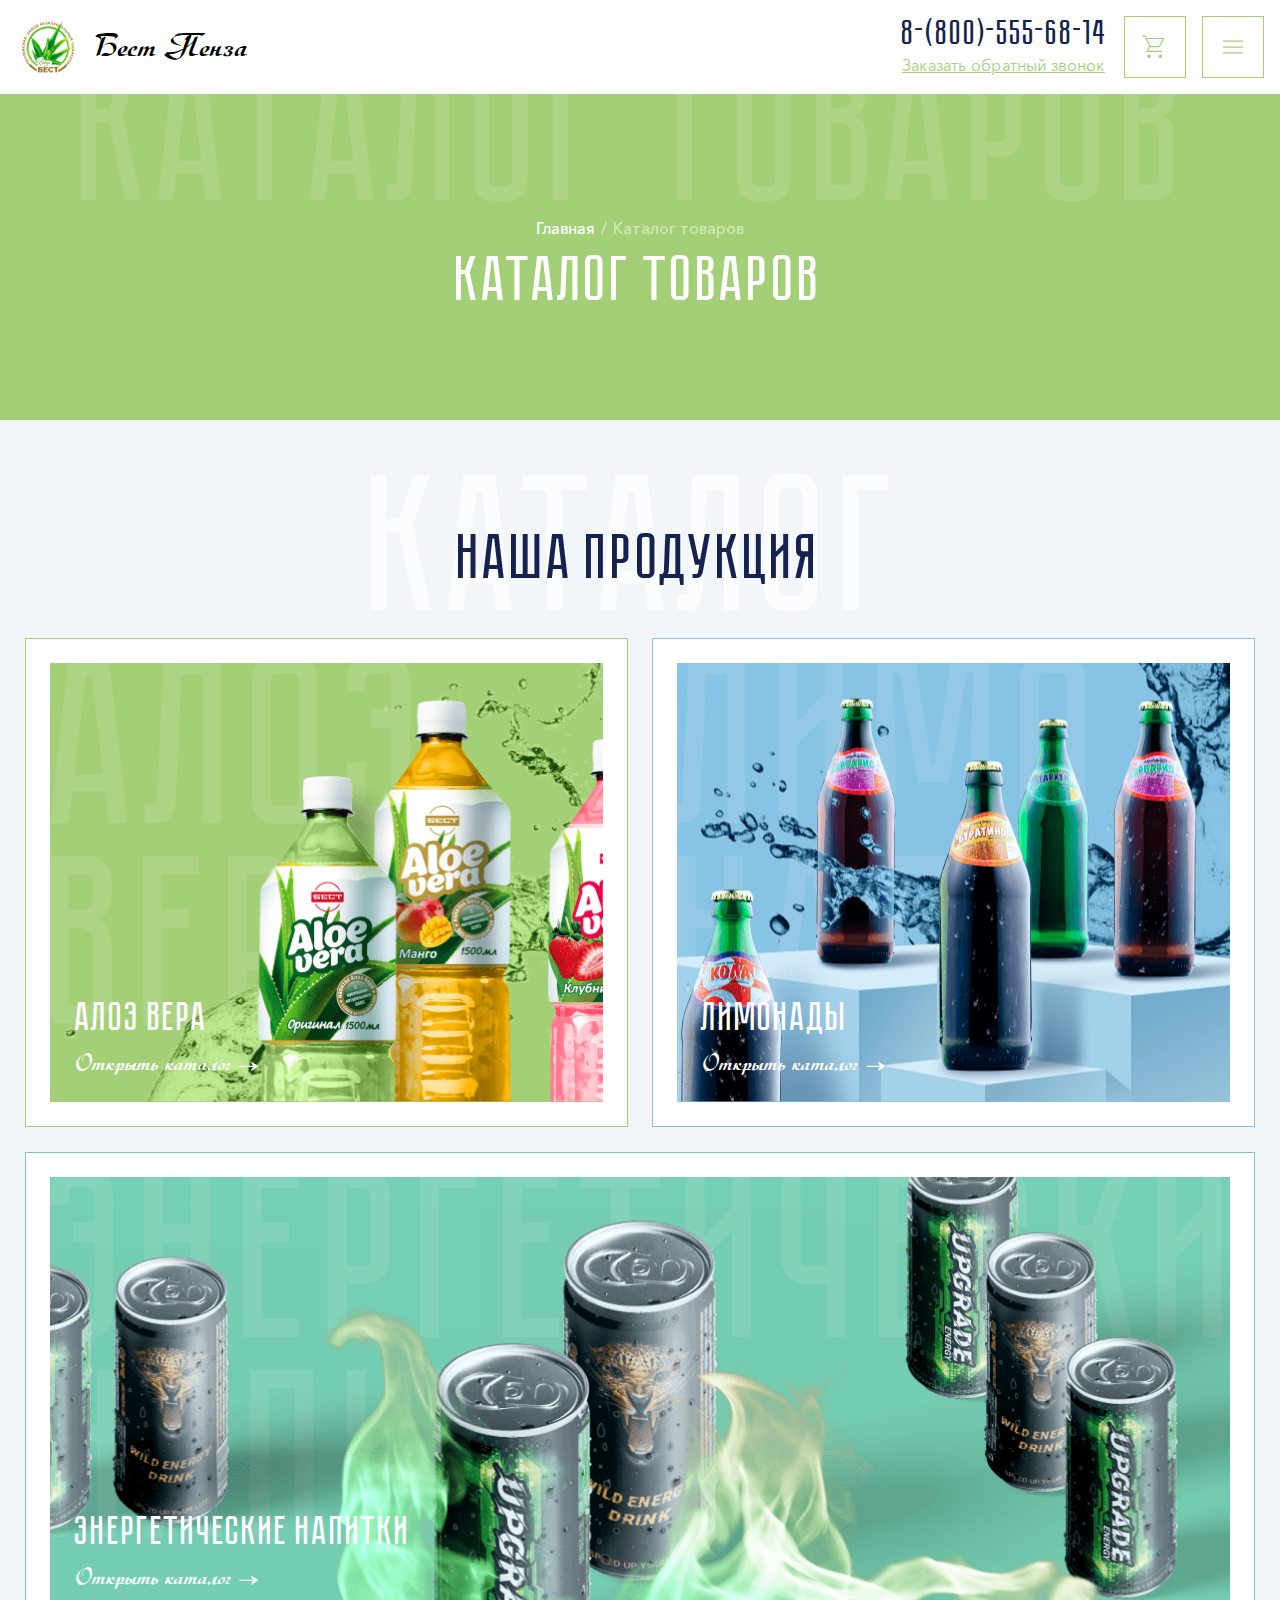
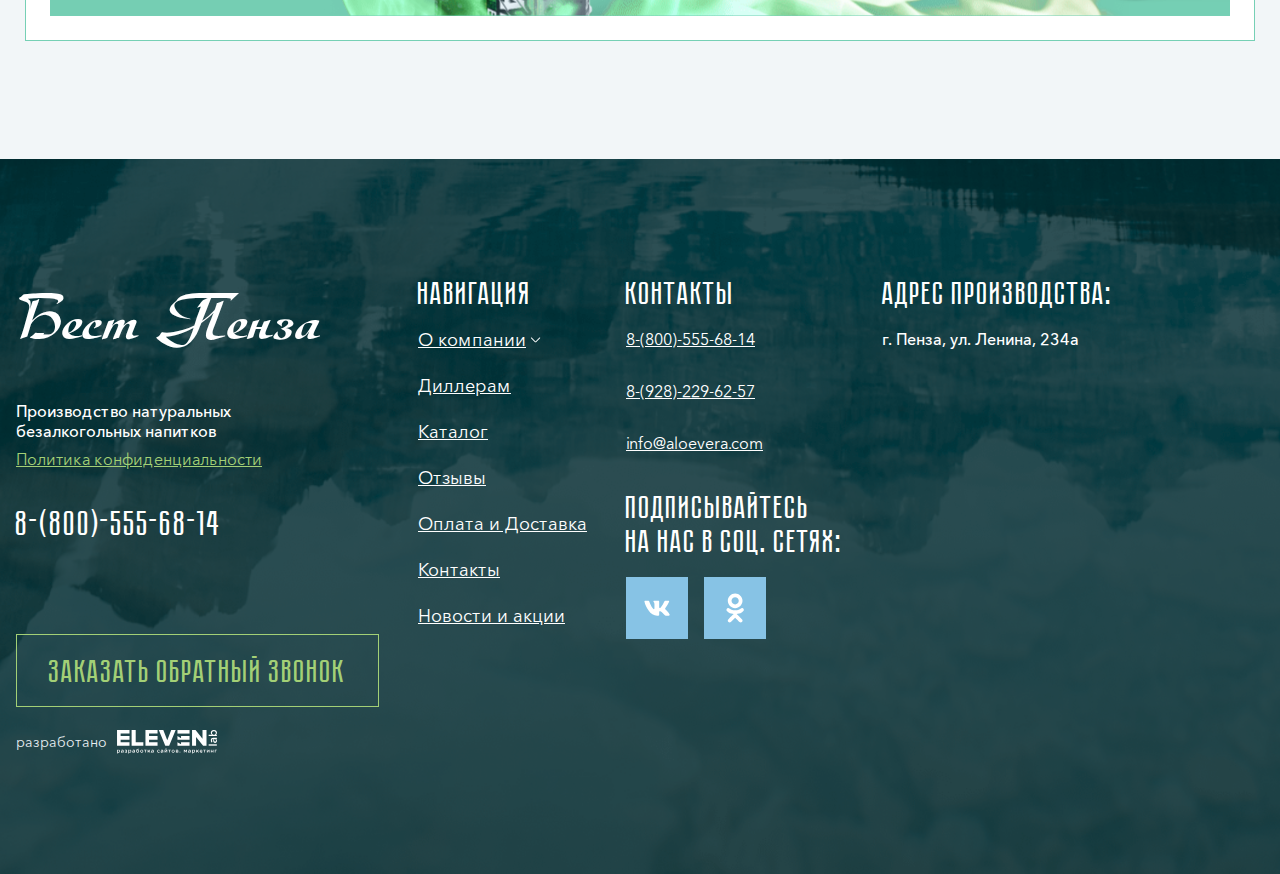
<file: category.html>
<!DOCTYPE html>
<html lang="ru">

<head>
	<meta charset="UTF-8">
	<meta http-equiv="X-UA-Compatible" content="IE=edge">
	<meta name="viewport" content="width=device-width, initial-scale=1.0">
	<title>Best Penza</title>

	<meta property="og:image" content="path/to/image.jpg">
	<link rel="shortcut icon" href="img/favicon/favicon.ico" type="image/x-icon">

	<!-- add plugins css -->
	<link rel="stylesheet" href="css/bootstrap.min.css">
	<link rel="stylesheet" href="css/slick.css">
	<link rel="stylesheet" href="https://cdn.jsdelivr.net/npm/@fancyapps/ui@5.0/dist/fancybox/fancybox.css" />
	<!-- add plugins css end -->

	<link rel="stylesheet" href="css/style.css">
	<link rel="stylesheet" href="css/header.css">
	<link rel="stylesheet" href="css/footer.css">
	<link rel="stylesheet" href="css/main.css">
	<link rel="stylesheet" href="css/media.css">
</head>

<body>

	<header>
		<div class="container">
			<div class="row">
				<div class="col-12 d-flex align-items-center flex-wrap">
					<a href="index.html" class="logo">
						<span class="logo-icon"><img src="img/logo.png" alt=""></span>
						<span class="logo-text">Бест Пенза</span>
					</a>
					<nav class="nav nav-menu">
						<div class="nav-menu__header">
							<a href="index.html" class="logo">
								<span class="logo-icon"><img src="img/logo.png" alt=""></span>
								<span class="logo-text">Бест Пенза</span>
							</a>
							<div class="nav-menu__close"><svg class="svg-icon">
									<use xlink:href="img/sprite.svg#close"></use>
								</svg></div>
						</div>

						<ul class="menu my-ul">
							<li class="dropdown nav-item"><a href="about.html" class="dropdown-toggle nav-link"
									data-bs-toggle="dropdown">О компании</a>
								<div class="dropdown-menu">
									<a href="about.html" class="dropdown-item">О компании</a>
									<a href="about.html" class="dropdown-item">История</a>
									<a href="about.html" class="dropdown-item">Награды</a>
									<a href="about.html" class="dropdown-item">Социальные инициативы</a>
									<a href="about.html" class="dropdown-item">Философия бренда</a>
								</div>
							</li>
							<li class="nav-item"><a href="catalog.html" class="nav-link">Каталог</a></li>
							<li class="nav-item"><a href="payments.html" class="nav-link">Оплата и доставка</a></li>
							<li class="nav-item"><a href="dealers.html" class="nav-link">Диллерам</a></li>
							<li class="nav-item"><a href="news.html" class="nav-link">Новости и акции</a></li>
							<li class="nav-item"><a href="contacts.html" class="nav-link">Контакты</a></li>
							<li class="nav-item"><a href="reviews.html" class="nav-link">Отзывы</a></li>
						</ul>
						<div class="header-contacts">
							<a href="tel:88005556814" class="phone">8-(800)-555-68-14</a>
							<a href="#" class="color-accent-green text-decoration link-callback" data-bs-toggle="modal"
								data-bs-target="#callbackModal">Заказать обратный звонок</a>
						</div>

						<a href="basket.html" class="btn-basket"><svg class="svg-icon">
								<use xlink:href="img/sprite.svg#basket"></use>
							</svg>
							<span>Корзина</span>
						</a>
					</nav>
					<div class="header-contacts">
						<a href="tel:88005556814" class="phone">8-(800)-555-68-14</a>
						<a href="#" class="color-accent-green text-decoration link-callback" data-bs-toggle="modal"
							data-bs-target="#callbackModal">Заказать обратный звонок</a>
					</div>
					<a href="basket.html" class="btn-basket"><svg class="svg-icon">
							<use xlink:href="img/sprite.svg#basket"></use>
						</svg></a>

					<a href="#" class="btn-burger">
						<svg class="svg-icon">
							<use xlink:href="img/sprite.svg#burger"></use>
						</svg>
					</a>
				</div>
			</div>
		</div>
	</header>

	<section class="page page-catalog bg-accent-green">
		<div class="container">
			<div class="row">
				<div class="col-12 text-center">
					<div class="page-wrapper">
						<span class="title-overlay">Каталог товаров</span>
						<nav aria-label="breadcrumb" class="nav-breadcrumb">
							<ol class="breadcrumb">
								<li class="breadcrumb-item"><a href="index.html">Главная</a></li>
								<li class="breadcrumb-item active" aria-current="page">Каталог товаров</li>
							</ol>
						</nav>
						<h1 class="h2">каталог товаров</h1>
					</div>
				</div>
			</div>
		</div>
	</section>

	<section class="our-production bg-light-blue">
		<div class="container-fluid">
			<div class="row">
				<div class="col-12 mb-46">
					<h2 class="text-center">Наша продукция
						<span class="title-overlay">каталог</span>
					</h2>
				</div>
			</div>

			<div class="row">
				<div class="col-12 col-lg-6 mb-25">
					<div class="our-production-card bg-accent-green">
						<div class="our-production-card__wrapper">
							<div class="our-production-card__overlay">
								<span>Алоэ <br>
									Вера</span>
							</div>
							<div class="our-production-card__content">
								<a href="catalog.html" class="our-production-card__title h3">Алоэ Вера</a>
								<a href="catalog.html" class="link-page link-page-white">
									<span>Открыть каталог</span>
									<svg class="svg-icon">
										<use xlink:href="img/sprite.svg#arrow-link"></use>
									</svg>
								</a>
							</div>
							<div class="our-production-card__image">
								<img src="img/products1.png" alt="" class="d-none d-sm-block">
								<img src="img/products1-mob.png" alt="" class="d-block d-sm-none">
							</div>
						</div>
					</div>
				</div>

				<div class="col-12 col-lg-6 mb-25">
					<div class="our-production-card bg-accent-blue">
						<div class="our-production-card__wrapper">
							<div class="our-production-card__overlay">
								<span>лимо <br>
									нады</span>
							</div>
							<div class="our-production-card__content">
								<a href="catalog.html" class="our-production-card__title h3">лимонады</a>
								<a href="catalog.html" class="link-page link-page-white">
									<span>Открыть каталог</span>
									<svg class="svg-icon">
										<use xlink:href="img/sprite.svg#arrow-link"></use>
									</svg>
								</a>
							</div>
							<div class="our-production-card__image">
								<img src="img/products2.png" alt="" class="d-none d-sm-block">
								<img src="img/products2-mob.png" alt="" class="d-block d-sm-none">
							</div>
						</div>
					</div>
				</div>

				<div class="col-12">
					<div class="our-production-card bg-accent-turquoise">
						<div class="our-production-card__wrapper">
							<div class="our-production-card__overlay">
								<span>энергетические
									напитки</span>
							</div>
							<div class="our-production-card__content">
								<a href="catalog.html" class="our-production-card__title h3">Энергетические напитки</a>
								<a href="catalog.html" class="link-page link-page-white">
									<span>Открыть каталог</span>
									<svg class="svg-icon">
										<use xlink:href="img/sprite.svg#arrow-link"></use>
									</svg>
								</a>
							</div>
							<div class="our-production-card__image">
								<img src="img/products3.png" alt="" class="d-none d-sm-block">
								<img src="img/products3-mob.png" alt="" class="d-block d-sm-none">
							</div>
						</div>
					</div>
				</div>
			</div>
		</div>
	</section>


	<footer>
		<div class="container">
			<div class="row">
				<div class="col-12 d-flex flex-wrap">
					<div class="footer-column">
						<a href="index.html" class="footer-logo">Бест Пенза</a>

						<div class="company-description font-500">
							<p>Производство натуральных безалкогольных напитков</p>
						</div>
						<a href="#" class="color-accent-green text-decoration">Политика конфиденциальности</a>
						<a href="tel:88005556814" class="phone">8-(800)-555-68-14</a>

						<a href="#" class="btn btn-md btn-border-green" data-bs-toggle="modal"
							data-bs-target="#callbackModal">Заказать обратный звонок</a>
					</div>
					<div class="footer-column footer-navigation">
						<h4>Навигация</h4>
						<ul class="menu my-ul">
							<li class="dropdown nav-item"><a href="about.html" class="dropdown-toggle nav-link"
									data-bs-toggle="dropdown">О
									компании</a>
								<div class="dropdown-menu">
									<a href="about.html" class="dropdown-item">О компании</a>
									<a href="about.html" class="dropdown-item">История</a>
									<a href="about.html" class="dropdown-item">Награды</a>
									<a href="about.html" class="dropdown-item">Социальные инициативы</a>
									<a href="about.html" class="dropdown-item">Философия бренда</a>
								</div>
							</li>
							<li class="nav-item"><a href="dealers.html" class="nav-link">Диллерам</a></li>
							<li class="nav-item"><a href="catalog.html" class="nav-link">Каталог</a></li>
							<li class="nav-item"><a href="reviews.html" class="nav-link">Отзывы</a></li>
							<li class="nav-item"><a href="payments.html" class="nav-link">Оплата и Доставка</a></li>
							<li class="nav-item"><a href="contacts.html" class="nav-link">Контакты</a></li>
							<li class="nav-item"><a href="news.html" class="nav-link">Новости и акции</a></li>
						</ul>
					</div>
					<div class="footer-column">
						<h4>Контакты</h4>
						<a href="tel:88005556814" class="phone-link">8-(800)-555-68-14</a>
						<a href="tel:89282296257" class="phone-link">8-(928)-229-62-57</a>
						<a href="mailto:info@aloevera.com" class="phone-link">info@aloevera.com</a>

						<div class="subscribe-box">
							<h4>Подписывайтесь <br>
								на нас в соц. сетях:</h4>
							<ul class="list-social my-ul">
								<li><a href="#" target="_blank"><svg class="svg-icon">
											<use xlink:href="img/sprite.svg#vk"></use>
										</svg></a></li>
								<li><a href="#" target="_blank"><svg class="svg-icon">
											<use xlink:href="img/sprite.svg#ok"></use>
										</svg></a></li>
							</ul>
						</div>
					</div>
					<div class="footer-column footer-column-address">
						<h4>Адрес производства:</h4>
						<div class="address-box">
							<p>г. Пенза, ул. Ленина, 234а</p>
						</div>
						<div class="map">
							<iframe
								src="https://yandex.ru/map-widget/v1/?ll=44.998136%2C53.214831&mode=search&ol=geo&ouri=ymapsbm1%3A%2F%2Fgeo%3Fdata%3DCgc4MDQ0MjY0EjHQoNC-0YHRgdC40Y8sINCf0LXQvdC30LAsINGD0LvQuNGG0LAg0JvQtdC90LjQvdCwIgoNE_4zQhXs3FRC&z=16.17"
								style="position:relative;"></iframe>
						</div>
					</div>
					<a href="https://elevenlab.ru" class="developer-links" target="_blank">
						<span>разработано</span><img src="img/logo-developer.svg" alt="">
					</a>
				</div>
			</div>
		</div>
	</footer>

	<!-- Модальное окно -->
	<div class="modal fade" id="callbackModal" tabindex="-1" aria-hidden="true">
		<div class="modal-dialog modal-dialog-centered">

			<div class="modal-content">
				<button type="button" class="btn-close" data-bs-dismiss="modal" aria-label="Закрыть">
					<svg class="svg-icon">
						<use xlink:href="img/sprite.svg#modal-close"></use>
					</svg>
				</button>
				<div class="dealers-overlay modal-overlay callback-overlay">
					<div class="decor-line decor-line1"></div>
					<div class="decor-line decor-line2"></div>
					<div class="decor-line decor-line3"></div>
					<div class="decor-line decor-line4"></div>
					<div class="dealers-wrapper modal-wrapper callback-wrapper">
						<div class="modal-header">
							<div class="modal-title h2">Хотите заказать обратный звонок?</div>
							<div class="box-text">
								<p>Оставьте Ваши контактные данные и наш менеджер свяжется с Вами в течение получаса</p>
							</div>

						</div>
						<div class="modal-body">
							<form method="post" class="form-callback">
								<div class="row">
									<div class="col-12 col-md-6 mb-32">
										<div class="form-group">
											<div class="label-title">Имя*</div>
											<label><input type="text" placeholder="Введите Ваше имя" name="name" required
													class="form-control"></label>
										</div>
									</div>
									<div class="col-12 col-md-6 mb-32">
										<div class="form-group">
											<div class="label-title">Телефон</div>
											<label><input type="text" placeholder="Введите Ваше имя" name="phone" required
													class="form-control"></label>
										</div>
									</div>
								</div>
								<div class="row align-items-center">
									<div class="col-12 col-md-6 col-lg-7">
										<div class="consent font-500">
											<p>Нажимая кнопку «Отправить» Вы даете свое согласие на обработку персональных данных</p>
										</div>
									</div>
									<div class="col-12 col-md-6 col-lg-5">
										<button type="submit" class="btn btn-md btn-accent-blue">отправить</button>
									</div>
								</div>
							</form>
						</div>
					</div>
				</div>
			</div>
		</div>
	</div>

	<!-- add plugins js-->
	<script src="js/jquery.min.js"></script>
	<script src="js/bootstrap.bundle.min.js"></script>
	<script src="js/slick.min.js"></script>
	<script src="js/jquery.maskedinput.min.js"></script>
	<script src="https://cdn.jsdelivr.net/npm/@fancyapps/ui@5.0/dist/fancybox/fancybox.umd.js"></script>
	<!-- add plugins js end-->

	<script src="js/common.js"></script>

</body>

</html>
</file>
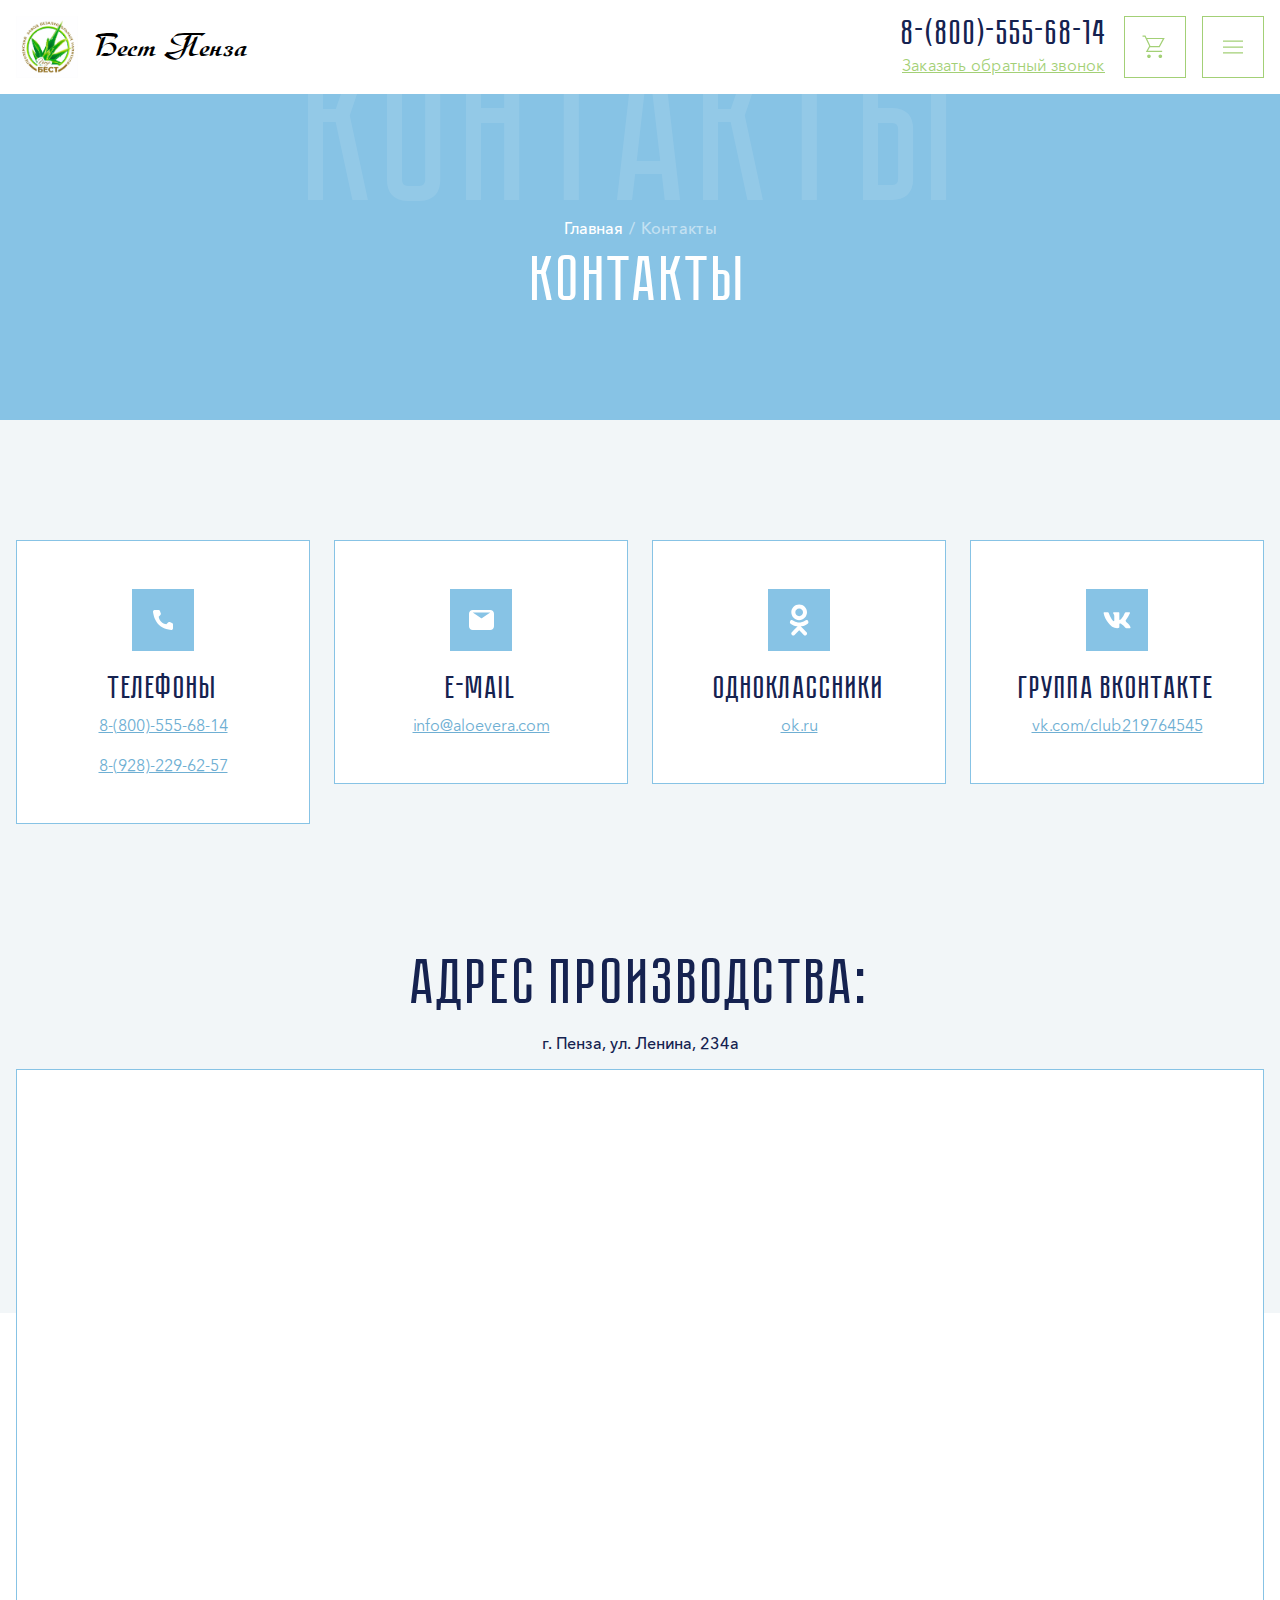
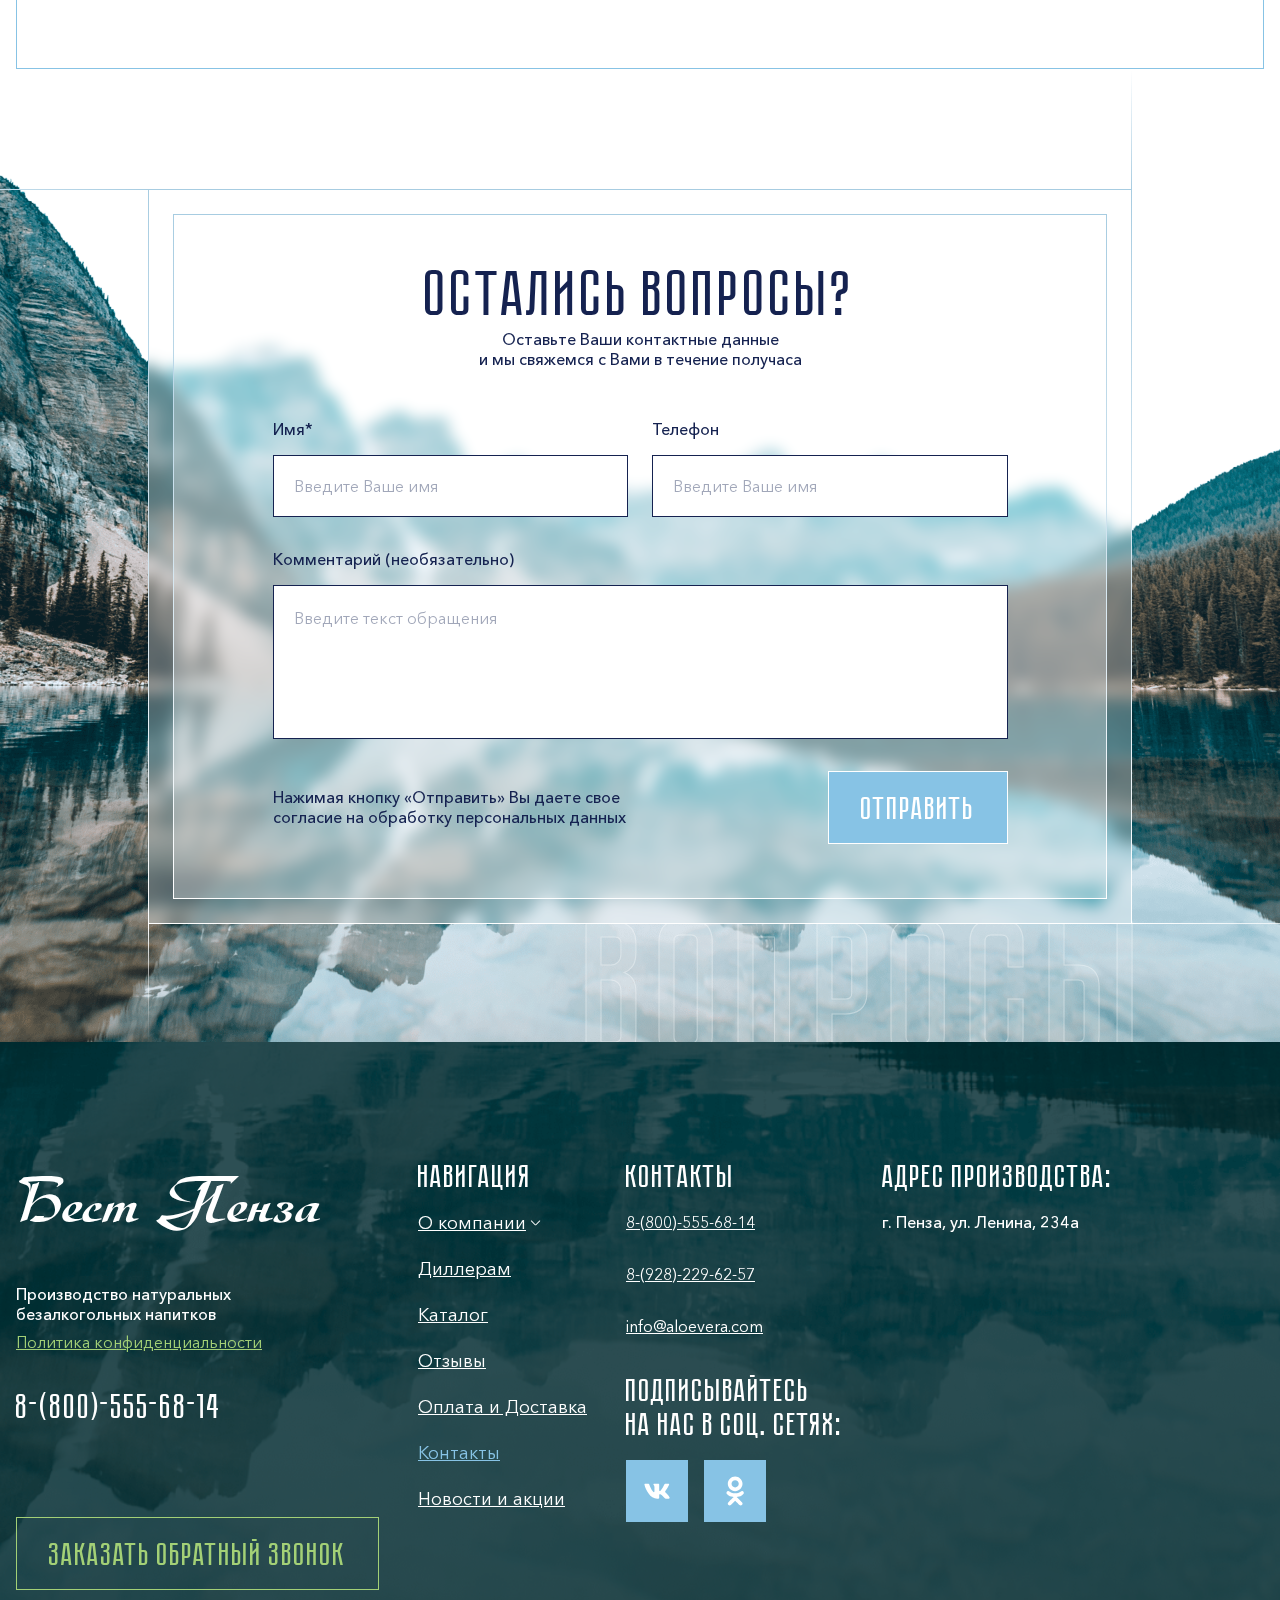
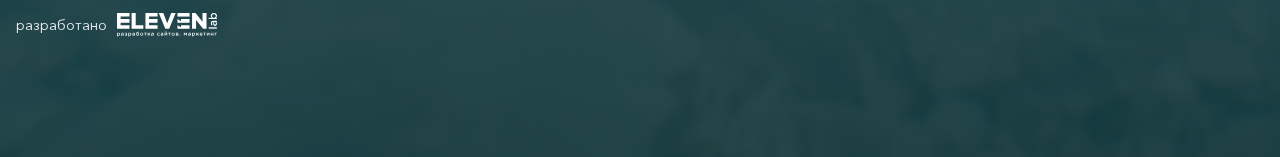
<file: contacts.html>
<!DOCTYPE html>
<html lang="ru">

<head>
	<meta charset="UTF-8">
	<meta http-equiv="X-UA-Compatible" content="IE=edge">
	<meta name="viewport" content="width=device-width, initial-scale=1.0">
	<title>Best Penza</title>

	<meta property="og:image" content="path/to/image.jpg">
	<link rel="shortcut icon" href="img/favicon/favicon.ico" type="image/x-icon">

	<!-- add plugins css -->
	<link rel="stylesheet" href="css/bootstrap.min.css">
	<link rel="stylesheet" href="css/slick.css">
	<link rel="stylesheet" href="https://cdn.jsdelivr.net/npm/@fancyapps/ui@5.0/dist/fancybox/fancybox.css" />
	<!-- add plugins css end -->

	<link rel="stylesheet" href="css/style.css">
	<link rel="stylesheet" href="css/header.css">
	<link rel="stylesheet" href="css/footer.css">
	<link rel="stylesheet" href="css/main.css">
	<link rel="stylesheet" href="css/media.css">
</head>

<body>

	<header>
		<div class="container">
			<div class="row">
				<div class="col-12 d-flex align-items-center flex-wrap">
					<a href="index.html" class="logo">
						<span class="logo-icon"><img src="img/logo.png" alt=""></span>
						<span class="logo-text">Бест Пенза</span>
					</a>
					<nav class="nav nav-menu">
						<div class="nav-menu__header">
							<a href="index.html" class="logo">
								<span class="logo-icon"><img src="img/logo.png" alt=""></span>
								<span class="logo-text">Бест Пенза</span>
							</a>
							<div class="nav-menu__close"><svg class="svg-icon">
									<use xlink:href="img/sprite.svg#close"></use>
								</svg></div>
						</div>

						<ul class="menu my-ul">
							<li class="dropdown nav-item"><a href="about.html" class="dropdown-toggle nav-link"
									data-bs-toggle="dropdown">О компании</a>
								<div class="dropdown-menu">
									<a href="about.html" class="dropdown-item">О компании</a>
									<a href="about.html" class="dropdown-item">История</a>
									<a href="about.html" class="dropdown-item">Награды</a>
									<a href="about.html" class="dropdown-item">Социальные инициативы</a>
									<a href="about.html" class="dropdown-item">Философия бренда</a>
								</div>
							</li>
							<li class="nav-item"><a href="catalog.html" class="nav-link">Каталог</a></li>
							<li class="nav-item"><a href="payments.html" class="nav-link">Оплата и доставка</a></li>
							<li class="nav-item"><a href="dealers.html" class="nav-link">Диллерам</a></li>
							<li class="nav-item"><a href="news.html" class="nav-link">Новости и акции</a></li>
							<li class="nav-item"><a href="contacts.html" class="nav-link">Контакты</a></li>
							<li class="nav-item"><a href="reviews.html" class="nav-link">Отзывы</a></li>
						</ul>
						<div class="header-contacts">
							<a href="tel:88005556814" class="phone">8-(800)-555-68-14</a>
							<a href="#" class="color-accent-green text-decoration link-callback" data-bs-toggle="modal"
								data-bs-target="#callbackModal">Заказать обратный звонок</a>
						</div>

						<a href="basket.html" class="btn-basket"><svg class="svg-icon">
								<use xlink:href="img/sprite.svg#basket"></use>
							</svg>
							<span>Корзина</span>
						</a>
					</nav>
					<div class="header-contacts">
						<a href="tel:88005556814" class="phone">8-(800)-555-68-14</a>
						<a href="#" class="color-accent-green text-decoration link-callback" data-bs-toggle="modal"
							data-bs-target="#callbackModal">Заказать обратный звонок</a>
					</div>
					<a href="basket.html" class="btn-basket"><svg class="svg-icon">
							<use xlink:href="img/sprite.svg#basket"></use>
						</svg></a>

					<a href="#" class="btn-burger">
						<svg class="svg-icon">
							<use xlink:href="img/sprite.svg#burger"></use>
						</svg>
					</a>
				</div>
			</div>
		</div>
	</header>

	<section class="page page-contacts bg-accent-blue">
		<div class="title-overlay">Контакты</div>
		<div class="container">
			<div class="row">
				<div class="col-12 text-center">
					<div class="page-wrapper">

						<nav aria-label="breadcrumb" class="nav-breadcrumb">
							<ol class="breadcrumb">
								<li class="breadcrumb-item"><a href="index.html">Главная</a></li>
								<li class="breadcrumb-item active" aria-current="page">Контакты</li>
							</ol>
						</nav>
						<h1 class="h2">Контакты</h1>
					</div>
				</div>
			</div>
		</div>
	</section>

	<div class="our-news contacts-section bg-light-blue">
		<div class="container">

			<div class="row">
				<div class="col-12 col-md-6 col-xl-3 mb-25">
					<div class="contacts-box">
						<div class="contacts-box__icon">
							<svg class="svg-icon">
								<use xlink:href="img/sprite.svg#phone"></use>
							</svg>
						</div>
						<h4>Телефоны</h4>
						<a href="tel:88005556814" class="contacts-box__link">8-(800)-555-68-14</a>
						<a href="tel:89282296257" class="contacts-box__link">8-(928)-229-62-57</a>
					</div>
				</div>
				<div class="col-12 col-md-6 col-xl-3 mb-25">
					<div class="contacts-box">
						<div class="contacts-box__icon">
							<svg class="svg-icon">
								<use xlink:href="img/sprite.svg#mail"></use>
							</svg>
						</div>
						<h4>E-mail</h4>
						<a href="mailto:info@aloevera.com" class="contacts-box__link">info@aloevera.com</a>
					</div>
				</div>
				<div class="col-12 col-md-6 col-xl-3 mb-25">
					<div class="contacts-box">
						<div class="contacts-box__icon">
							<svg class="svg-icon">
								<use xlink:href="img/sprite.svg#ok"></use>
							</svg>
						</div>
						<h4>одноклассники</h4>
						<a href="https://ok.ru" class="contacts-box__link" target="_blank">ok.ru</a>
					</div>
				</div>
				<div class="col-12 col-md-6 col-xl-3 mb-25">
					<div class="contacts-box">
						<div class="contacts-box__icon">
							<svg class="svg-icon">
								<use xlink:href="img/sprite.svg#vk"></use>
							</svg>
						</div>
						<h4>группа вконтакте</h4>
						<a href="https://vk.com/club219764545" class="contacts-box__link" target="_blank">vk.com/club219764545</a>
					</div>
				</div>

			</div>
		</div>
	</div>

	<section class="address-manufacturer bg-light-blue">
		<div class="container">
			<div class="row">
				<div class="col-12 text-center">
					<h2>Адрес производства:</h2>

					<div class="address-box">
						<p>г. Пенза, ул. Ленина, 234а</p>
					</div>
				</div>

				<div class="col-12">
					<div class="address-manufacturer__map">
						<iframe
							src="https://yandex.ru/map-widget/v1/?ll=44.998136%2C53.214831&mode=search&ol=geo&ouri=ymapsbm1%3A%2F%2Fgeo%3Fdata%3DCgc4MDQ0MjY0EjHQoNC-0YHRgdC40Y8sINCf0LXQvdC30LAsINGD0LvQuNGG0LAg0JvQtdC90LjQvdCwIgoNE_4zQhXs3FRC&z=16.17"
							style="position:relative;"></iframe>
					</div>
				</div>
			</div>
		</div>
	</section>

	<section class="callback-section">
		<div class="container">
			<div class="row">
				<div class="col-12">
					<div class="dealers-overlay callback-overlay">
						<div class="decor-line decor-line1"></div>
						<div class="decor-line decor-line2"></div>
						<div class="decor-line decor-line3"></div>
						<div class="decor-line decor-line4"></div>
						<div class="dealers-wrapper callback-wrapper">
							<h2>Остались вопросы?</h2>
							<div class="box-text font-500">
								<p>Оставьте Ваши контактные данные <br>
									и мы свяжемся с Вами в течение получаса</p>
							</div>
							<form method="post" class="form-callback">
								<div class="row">
									<div class="col-12 col-md-6 mb-32">
										<div class="form-group">
											<div class="label-title">Имя*</div>
											<label><input type="text" placeholder="Введите Ваше имя" name="name" required
													class="form-control"></label>
										</div>
									</div>
									<div class="col-12 col-md-6 mb-32">
										<div class="form-group">
											<div class="label-title">Телефон</div>
											<label><input type="text" placeholder="Введите Ваше имя" name="phone" required
													class="form-control"></label>
										</div>
									</div>

									<div class="col-12 mb-32">
										<div class="form-group">
											<div class="label-title">Комментарий (необязательно)
											</div>
											<label><textarea name="message" placeholder="Введите текст обращения"
													class="form-control"></textarea></label>
										</div>
									</div>
								</div>
								<div class="row align-items-center">
									<div class="col-12 col-md-6 col-lg-7">
										<div class="consent font-500">
											<p>Нажимая кнопку «Отправить» Вы даете свое согласие на обработку персональных данных</p>
										</div>
									</div>
									<div class="col-12 col-md-6 col-lg-5">
										<button type="submit" class="btn btn-md btn-accent-blue">отправить</button>
									</div>
								</div>
							</form>
						</div>
					</div>
					<div class="text-overlay">вопросы</div>
				</div>
			</div>
		</div>
	</section>

	<footer>
		<div class="container">
			<div class="row">
				<div class="col-12 d-flex flex-wrap">
					<div class="footer-column">
						<a href="index.html" class="footer-logo">Бест Пенза</a>

						<div class="company-description font-500">
							<p>Производство натуральных безалкогольных напитков</p>
						</div>
						<a href="#" class="color-accent-green text-decoration">Политика конфиденциальности</a>
						<a href="tel:88005556814" class="phone">8-(800)-555-68-14</a>

						<a href="#" class="btn btn-md btn-border-green" data-bs-toggle="modal"
							data-bs-target="#callbackModal">Заказать обратный звонок</a>
					</div>
					<div class="footer-column footer-navigation">
						<h4>Навигация</h4>
						<ul class="menu my-ul">
							<li class="dropdown nav-item"><a href="about.html" class="dropdown-toggle nav-link"
									data-bs-toggle="dropdown">О
									компании</a>
								<div class="dropdown-menu">
									<a href="about.html" class="dropdown-item">О компании</a>
									<a href="about.html" class="dropdown-item">История</a>
									<a href="about.html" class="dropdown-item">Награды</a>
									<a href="about.html" class="dropdown-item">Социальные инициативы</a>
									<a href="about.html" class="dropdown-item">Философия бренда</a>
								</div>
							</li>
							<li class="nav-item"><a href="dealers.html" class="nav-link">Диллерам</a></li>
							<li class="nav-item"><a href="catalog.html" class="nav-link">Каталог</a></li>
							<li class="nav-item"><a href="reviews.html" class="nav-link">Отзывы</a></li>
							<li class="nav-item"><a href="payments.html" class="nav-link">Оплата и Доставка</a></li>
							<li class="nav-item"><a href="contacts.html" class="nav-link">Контакты</a></li>
							<li class="nav-item"><a href="news.html" class="nav-link">Новости и акции</a></li>
						</ul>
					</div>
					<div class="footer-column">
						<h4>Контакты</h4>
						<a href="tel:88005556814" class="phone-link">8-(800)-555-68-14</a>
						<a href="tel:89282296257" class="phone-link">8-(928)-229-62-57</a>
						<a href="mailto:info@aloevera.com" class="phone-link">info@aloevera.com</a>

						<div class="subscribe-box">
							<h4>Подписывайтесь <br>
								на нас в соц. сетях:</h4>
							<ul class="list-social my-ul">
								<li><a href="#" target="_blank"><svg class="svg-icon">
											<use xlink:href="img/sprite.svg#vk"></use>
										</svg></a></li>
								<li><a href="#" target="_blank"><svg class="svg-icon">
											<use xlink:href="img/sprite.svg#ok"></use>
										</svg></a></li>
							</ul>
						</div>
					</div>
					<div class="footer-column footer-column-address">
						<h4>Адрес производства:</h4>
						<div class="address-box">
							<p>г. Пенза, ул. Ленина, 234а</p>
						</div>
						<div class="map">
							<iframe
								src="https://yandex.ru/map-widget/v1/?ll=44.998136%2C53.214831&mode=search&ol=geo&ouri=ymapsbm1%3A%2F%2Fgeo%3Fdata%3DCgc4MDQ0MjY0EjHQoNC-0YHRgdC40Y8sINCf0LXQvdC30LAsINGD0LvQuNGG0LAg0JvQtdC90LjQvdCwIgoNE_4zQhXs3FRC&z=16.17"
								style="position:relative;"></iframe>
						</div>
					</div>
					<a href="https://elevenlab.ru" class="developer-links" target="_blank">
						<span>разработано</span><img src="img/logo-developer.svg" alt="">
					</a>
				</div>
			</div>
		</div>
	</footer>

	<!-- Модальное окно -->
	<div class="modal fade" id="callbackModal" tabindex="-1" aria-hidden="true">
		<div class="modal-dialog modal-dialog-centered">

			<div class="modal-content">
				<button type="button" class="btn-close" data-bs-dismiss="modal" aria-label="Закрыть">
					<svg class="svg-icon">
						<use xlink:href="img/sprite.svg#modal-close"></use>
					</svg>
				</button>
				<div class="dealers-overlay modal-overlay callback-overlay">
					<div class="decor-line decor-line1"></div>
					<div class="decor-line decor-line2"></div>
					<div class="decor-line decor-line3"></div>
					<div class="decor-line decor-line4"></div>
					<div class="dealers-wrapper modal-wrapper callback-wrapper">
						<div class="modal-header">
							<div class="modal-title h2">Хотите заказать обратный звонок?</div>
							<div class="box-text">
								<p>Оставьте Ваши контактные данные и наш менеджер свяжется с Вами в течение получаса</p>
							</div>

						</div>
						<div class="modal-body">
							<form method="post" class="form-callback">
								<div class="row">
									<div class="col-12 col-md-6 mb-32">
										<div class="form-group">
											<div class="label-title">Имя*</div>
											<label><input type="text" placeholder="Введите Ваше имя" name="name" required
													class="form-control"></label>
										</div>
									</div>
									<div class="col-12 col-md-6 mb-32">
										<div class="form-group">
											<div class="label-title">Телефон</div>
											<label><input type="text" placeholder="Введите Ваше имя" name="phone" required
													class="form-control"></label>
										</div>
									</div>
								</div>
								<div class="row align-items-center">
									<div class="col-12 col-md-6 col-lg-7">
										<div class="consent font-500">
											<p>Нажимая кнопку «Отправить» Вы даете свое согласие на обработку персональных данных</p>
										</div>
									</div>
									<div class="col-12 col-md-6 col-lg-5">
										<button type="submit" class="btn btn-md btn-accent-blue">отправить</button>
									</div>
								</div>
							</form>
						</div>
					</div>
				</div>
			</div>
		</div>
	</div>

	<!-- add plugins js-->
	<script src="js/jquery.min.js"></script>
	<script src="js/bootstrap.bundle.min.js"></script>
	<script src="js/slick.min.js"></script>
	<script src="js/jquery.maskedinput.min.js"></script>
	<script src="https://cdn.jsdelivr.net/npm/@fancyapps/ui@5.0/dist/fancybox/fancybox.umd.js"></script>
	<!-- add plugins js end-->

	<script src="js/common.js"></script>

</body>

</html>
</file>
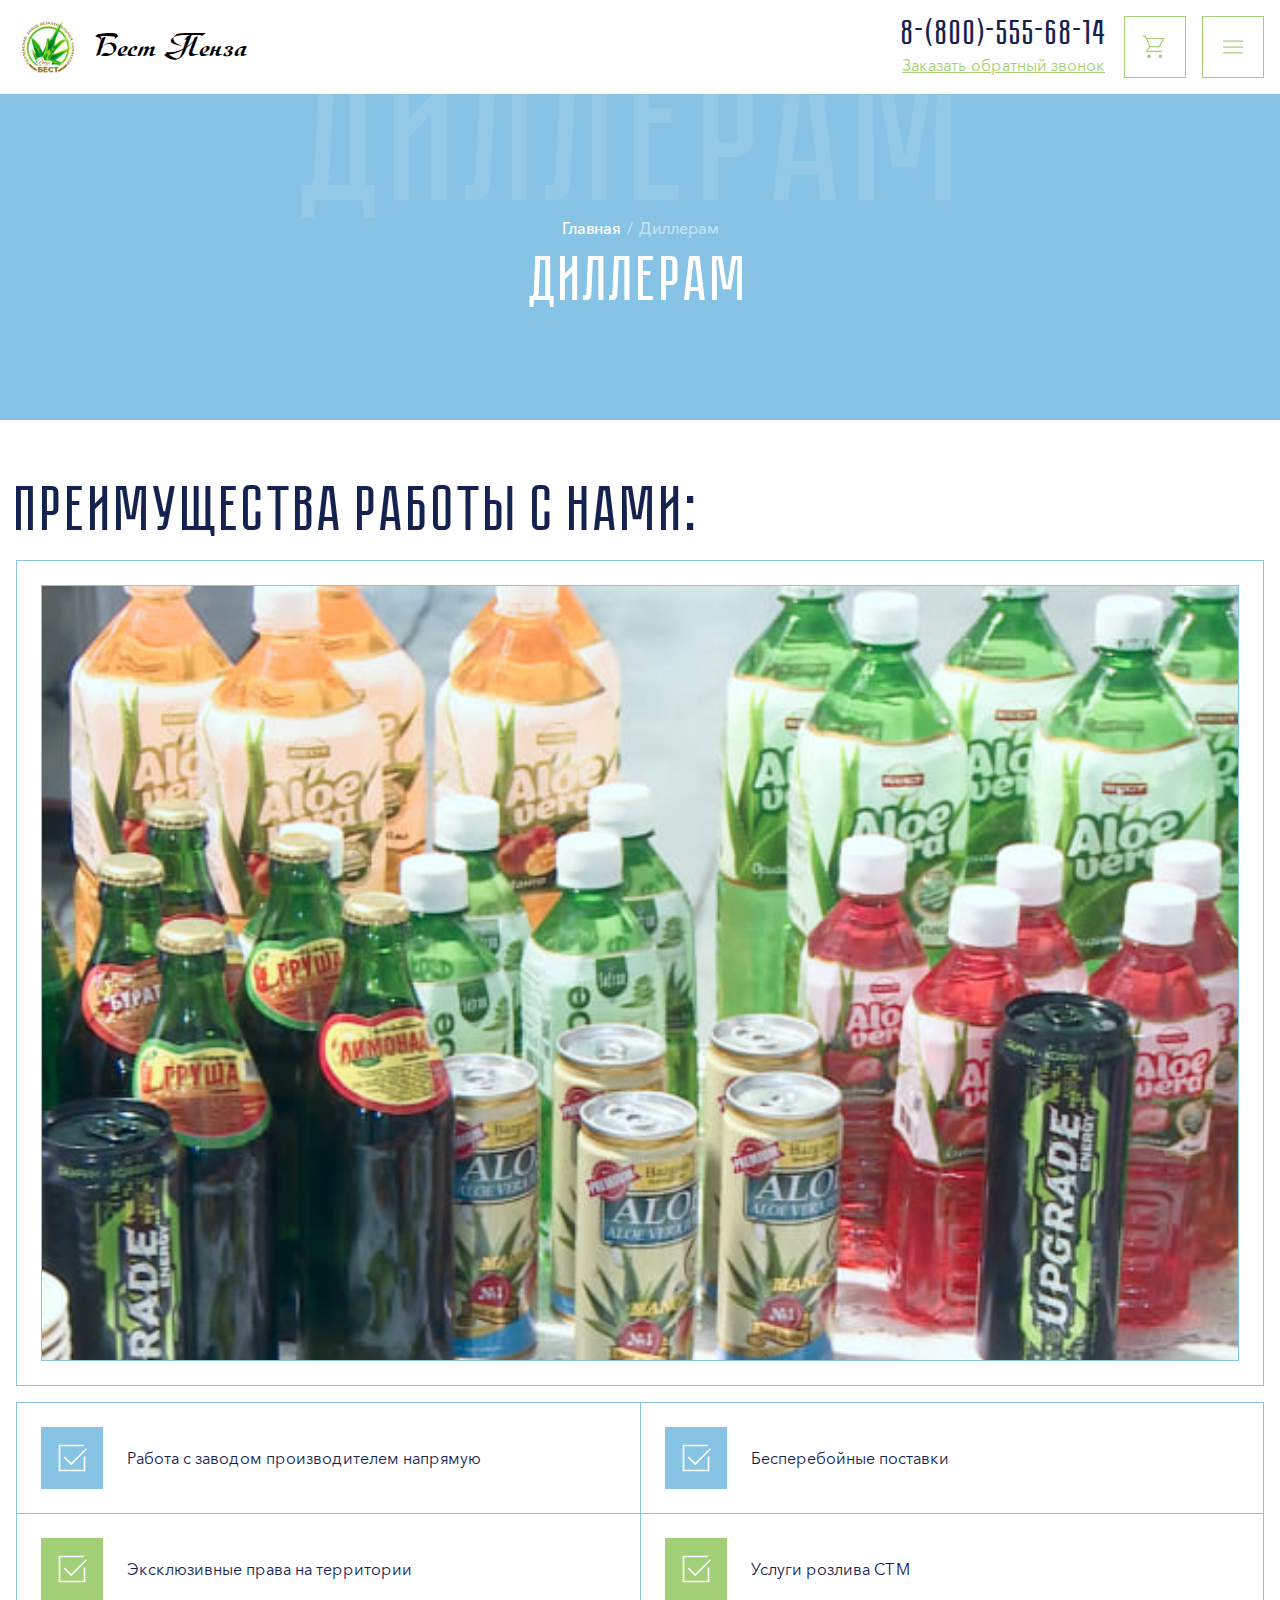
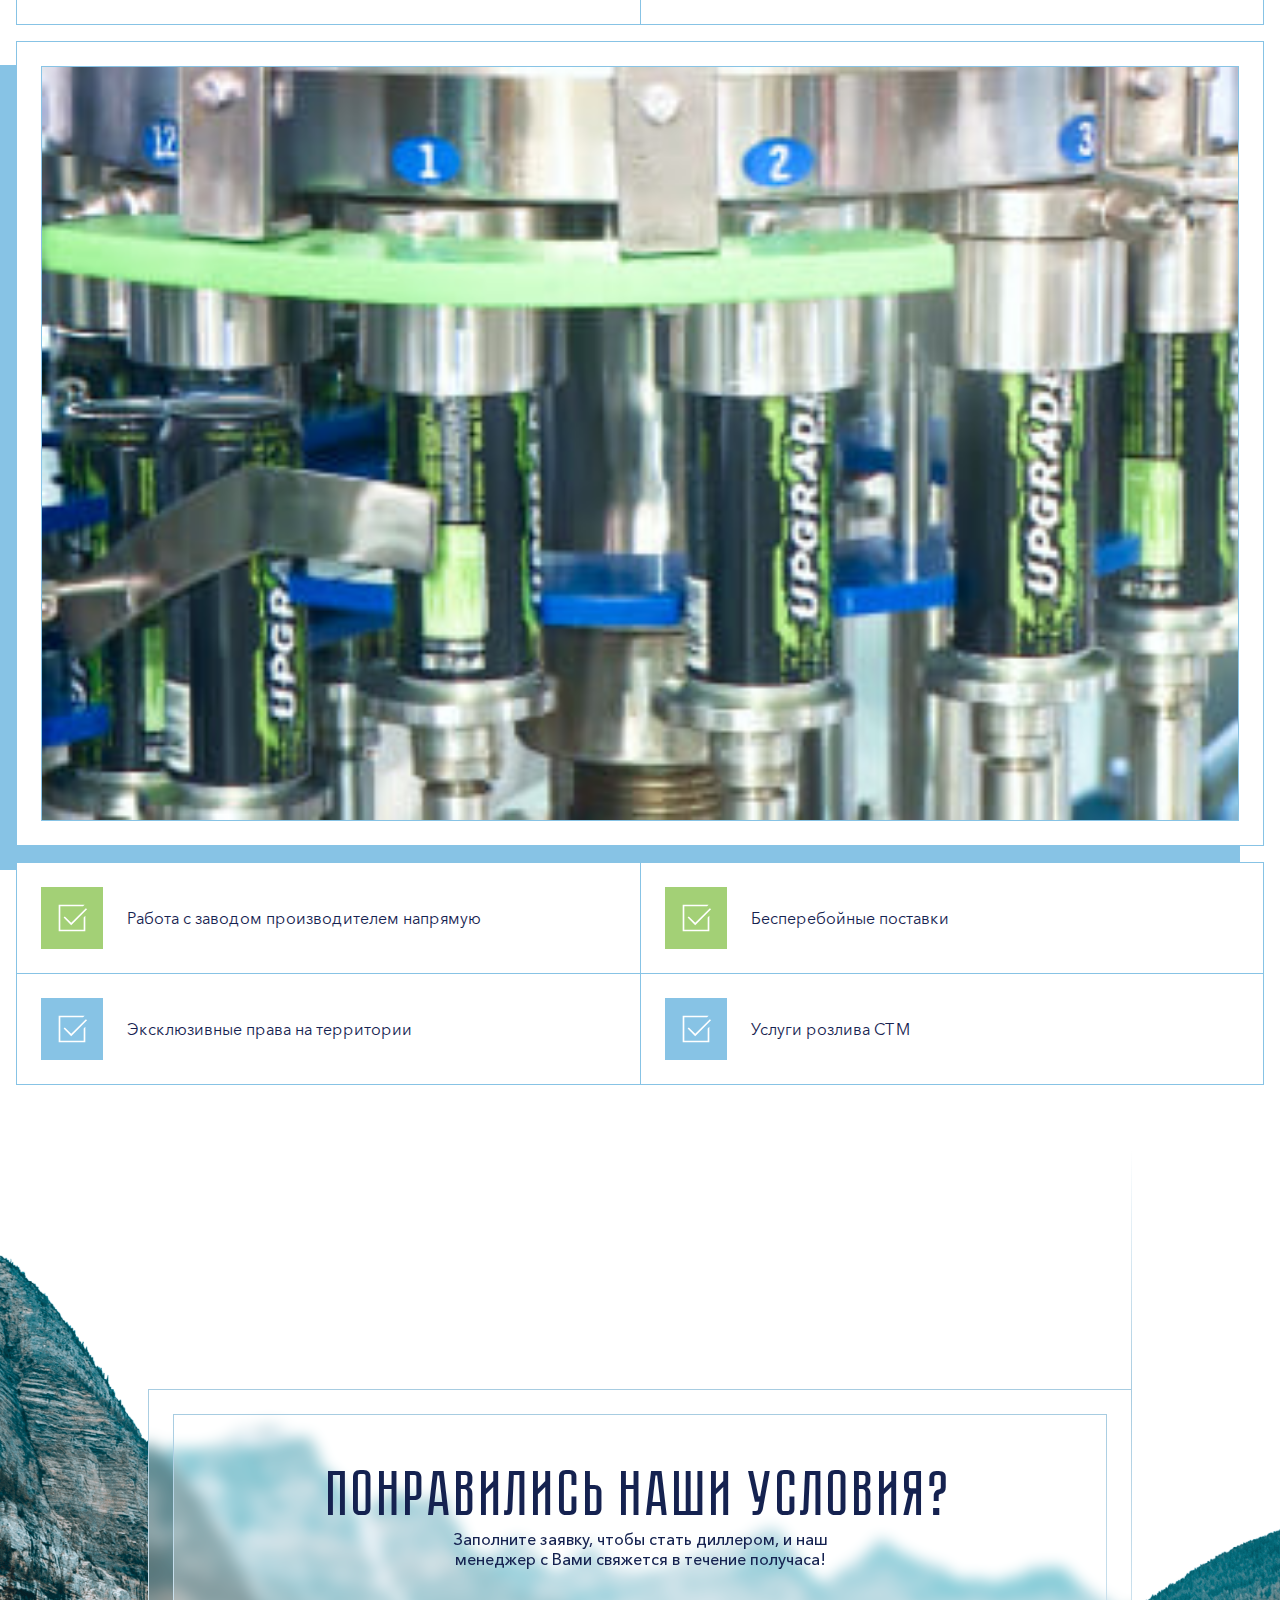
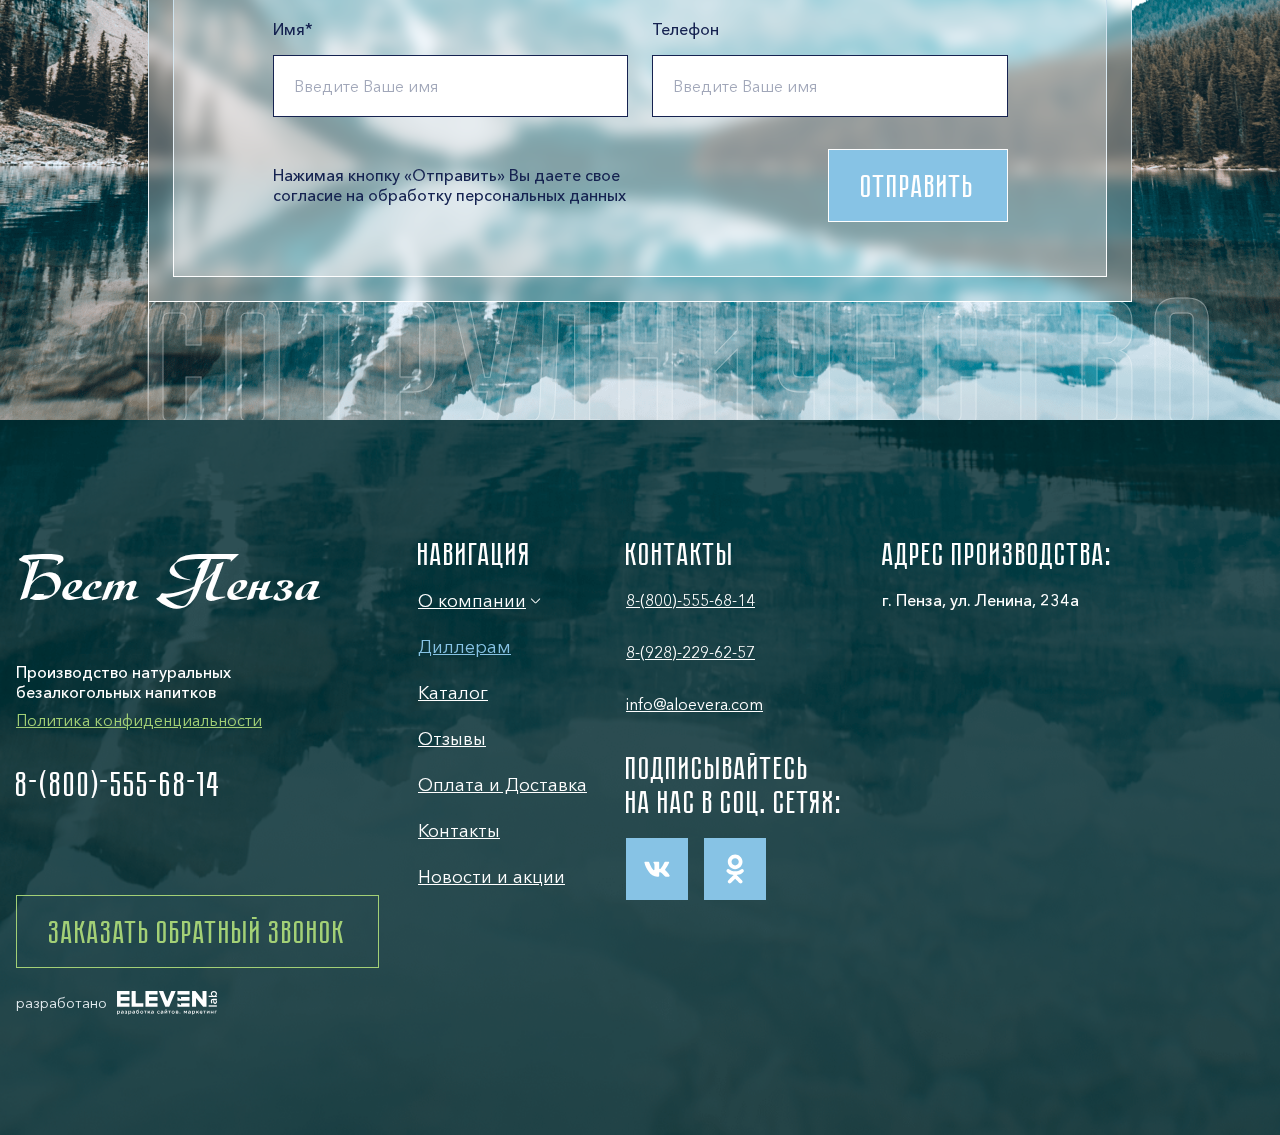
<file: dealers.html>
<!DOCTYPE html>
<html lang="ru">

<head>
	<meta charset="UTF-8">
	<meta http-equiv="X-UA-Compatible" content="IE=edge">
	<meta name="viewport" content="width=device-width, initial-scale=1.0">
	<title>Best Penza</title>

	<meta property="og:image" content="path/to/image.jpg">
	<link rel="shortcut icon" href="img/favicon/favicon.ico" type="image/x-icon">

	<!-- add plugins css -->
	<link rel="stylesheet" href="css/bootstrap.min.css">
	<link rel="stylesheet" href="css/slick.css">
	<link rel="stylesheet" href="https://cdn.jsdelivr.net/npm/@fancyapps/ui@5.0/dist/fancybox/fancybox.css" />
	<!-- add plugins css end -->

	<link rel="stylesheet" href="css/style.css">
	<link rel="stylesheet" href="css/header.css">
	<link rel="stylesheet" href="css/footer.css">
	<link rel="stylesheet" href="css/main.css">
	<link rel="stylesheet" href="css/media.css">
</head>

<body>

<header>
	<div class="container">
		<div class="row">
			<div class="col-12 d-flex align-items-center flex-wrap">
				<a href="index.html" class="logo">
					<span class="logo-icon"><img src="img/logo.png" alt=""></span>
					<span class="logo-text">Бест Пенза</span>
				</a>
				<nav class="nav nav-menu">
					<div class="nav-menu__header">
						<a href="index.html" class="logo">
							<span class="logo-icon"><img src="img/logo.png" alt=""></span>
							<span class="logo-text">Бест Пенза</span>
						</a>
						<div class="nav-menu__close"><svg class="svg-icon">
								<use xlink:href="img/sprite.svg#close"></use>
							</svg></div>
					</div>

					<ul class="menu my-ul">
						<li class="dropdown nav-item"><a href="about.html" class="dropdown-toggle nav-link"
								data-bs-toggle="dropdown">О компании</a>
							<div class="dropdown-menu">
								<a href="about.html" class="dropdown-item">О компании</a>
								<a href="about.html" class="dropdown-item">История</a>
								<a href="about.html" class="dropdown-item">Награды</a>
								<a href="about.html" class="dropdown-item">Социальные инициативы</a>
								<a href="about.html" class="dropdown-item">Философия бренда</a>
							</div>
						</li>
						<li class="nav-item"><a href="catalog.html" class="nav-link">Каталог</a></li>
						<li class="nav-item"><a href="payments.html" class="nav-link">Оплата и доставка</a></li>
						<li class="nav-item"><a href="dealers.html" class="nav-link">Диллерам</a></li>
						<li class="nav-item"><a href="news.html" class="nav-link">Новости и акции</a></li>
						<li class="nav-item"><a href="contacts.html" class="nav-link">Контакты</a></li>
						<li class="nav-item"><a href="reviews.html" class="nav-link">Отзывы</a></li>
					</ul>
					<div class="header-contacts">
						<a href="tel:88005556814" class="phone">8-(800)-555-68-14</a>
						<a href="#" class="color-accent-green text-decoration link-callback" data-bs-toggle="modal"
							data-bs-target="#callbackModal">Заказать обратный звонок</a>
					</div>

					<a href="basket.html" class="btn-basket"><svg class="svg-icon">
							<use xlink:href="img/sprite.svg#basket"></use>
						</svg>
						<span>Корзина</span>
					</a>
				</nav>
				<div class="header-contacts">
					<a href="tel:88005556814" class="phone">8-(800)-555-68-14</a>
					<a href="#" class="color-accent-green text-decoration link-callback" data-bs-toggle="modal"
						data-bs-target="#callbackModal">Заказать обратный звонок</a>
				</div>
				<a href="basket.html" class="btn-basket"><svg class="svg-icon">
						<use xlink:href="img/sprite.svg#basket"></use>
					</svg></a>

				<a href="#" class="btn-burger">
					<svg class="svg-icon">
						<use xlink:href="img/sprite.svg#burger"></use>
					</svg>
				</a>
			</div>
		</div>
	</div>
</header>

	<section class="page page-dealers bg-accent-blue">
		<div class="title-overlay">Диллерам</div>
		<div class="container">
			<div class="row">
				<div class="col-12 text-center">
					<div class="page-wrapper">
						
						<nav aria-label="breadcrumb" class="nav-breadcrumb">
							<ol class="breadcrumb">
								<li class="breadcrumb-item"><a href="index.html">Главная</a></li>
								<li class="breadcrumb-item active" aria-current="page">Диллерам</li>
							</ol>
						</nav>
						<h1 class="h2">Диллерам</h1>
					</div>
				</div>
			</div>
		</div>
	</section>

	<div class="advantages-work">
		<div class="container">
			<div class="row">
				<div class="col-12 d-flex align-items-center flex-wrap">
					<h2>Преимущества работы с нами:</h2>
					<div class="advantages-work__img advantages-work__img1"><img src="img/dealer-image1.jpg" alt=""></div>
				</div>
				<div class="col-12 d-flex align-items-center flex-wrap">
					<div class="advantages-work-column">
						<div class="advantages-work-list">
							<div class="advantages-work-list-item">
								<div class="advantages-work-list-item__icon bg-accent-blue"><img src="img/checked-icon.svg" alt="">
								</div>
								<div class="advantages-work-list-item__text">
									<p>Работа с заводом производителем напрямую</p>
								</div>
							</div>

							<div class="advantages-work-list-item">
								<div class="advantages-work-list-item__icon bg-accent-blue"><img src="img/checked-icon.svg" alt="">
								</div>
								<div class="advantages-work-list-item__text">
									<p>Бесперебойные поставки</p>
								</div>
							</div>

							<div class="advantages-work-list-item">
								<div class="advantages-work-list-item__icon bg-accent-green"><img src="img/checked-icon.svg" alt="">
								</div>
								<div class="advantages-work-list-item__text">
									<p>Эксклюзивные права
										на территории</p>
								</div>
							</div>

							<div class="advantages-work-list-item">
								<div class="advantages-work-list-item__icon bg-accent-green"><img src="img/checked-icon.svg" alt="">
								</div>
								<div class="advantages-work-list-item__text">
									<p>Услуги розлива СТМ</p>
								</div>
							</div>
						</div>
						<div class="advantages-work__img advantages-work__img2"><img src="img/dealer-image2.jpg" alt=""></div>
					</div>
					<div class="advantages-work-column">
						<div class="advantages-work-list">
							<div class="advantages-work-list-item">
								<div class="advantages-work-list-item__icon bg-accent-green"><img src="img/checked-icon.svg" alt="">
								</div>
								<div class="advantages-work-list-item__text">
									<p>Работа с заводом производителем напрямую</p>
								</div>
							</div>

							<div class="advantages-work-list-item">
								<div class="advantages-work-list-item__icon bg-accent-green"><img src="img/checked-icon.svg" alt="">
								</div>
								<div class="advantages-work-list-item__text">
									<p>Бесперебойные поставки</p>
								</div>
							</div>

							<div class="advantages-work-list-item">
								<div class="advantages-work-list-item__icon bg-accent-blue"><img src="img/checked-icon.svg" alt="">
								</div>
								<div class="advantages-work-list-item__text">
									<p>Эксклюзивные права
										на территории</p>
								</div>
							</div>

							<div class="advantages-work-list-item">
								<div class="advantages-work-list-item__icon bg-accent-blue"><img src="img/checked-icon.svg" alt="">
								</div>
								<div class="advantages-work-list-item__text">
									<p>Услуги розлива СТМ</p>
								</div>
							</div>
						</div>
					</div>
				</div>

			</div>
		</div>
	</div>

	<section class="callback-section cooperation-section">
		<div class="container">
			<div class="row">
				<div class="col-12">
					<div class="dealers-overlay callback-overlay">
						<div class="decor-line decor-line2"></div>
						<div class="decor-line decor-line4"></div>
						<div class="dealers-wrapper callback-wrapper">
							<h2>Понравились наши условия?</h2>
							<div class="box-text font-500">
								<p>Заполните заявку, чтобы стать диллером, и наш менеджер с Вами свяжется в течение получаса!</p>
							</div>
							<form method="post" class="form-callback">
								<div class="row">
									<div class="col-12 col-md-6 mb-32">
										<div class="form-group">
											<div class="label-title">Имя*</div>
											<label><input type="text" placeholder="Введите Ваше имя" name="name" required
													class="form-control"></label>
										</div>
									</div>
									<div class="col-12 col-md-6 mb-32">
										<div class="form-group">
											<div class="label-title">Телефон</div>
											<label><input type="text" placeholder="Введите Ваше имя" name="phone" required
													class="form-control"></label>
										</div>
									</div>
								</div>
								<div class="row align-items-center">
									<div class="col-12 col-md-6 col-lg-7">
										<div class="consent font-500">
											<p>Нажимая кнопку «Отправить» Вы даете свое согласие на обработку персональных данных</p>
										</div>
									</div>
									<div class="col-12 col-md-6 col-lg-5">
										<button type="submit" class="btn btn-md btn-accent-blue">отправить</button>
									</div>
								</div>
							</form>
						</div>
					</div>
					<div class="text-overlay">сотрудничество</div>
				</div>
			</div>
		</div>
	</section>


	<footer>
		<div class="container">
			<div class="row">
				<div class="col-12 d-flex flex-wrap">
					<div class="footer-column">
						<a href="index.html" class="footer-logo">Бест Пенза</a>
	
						<div class="company-description font-500">
							<p>Производство натуральных безалкогольных напитков</p>
						</div>
						<a href="#" class="color-accent-green text-decoration">Политика конфиденциальности</a>
						<a href="tel:88005556814" class="phone">8-(800)-555-68-14</a>
	
						<a href="#" class="btn btn-md btn-border-green" data-bs-toggle="modal"
							data-bs-target="#callbackModal">Заказать обратный звонок</a>
					</div>
					<div class="footer-column footer-navigation">
						<h4>Навигация</h4>
						<ul class="menu my-ul">
							<li class="dropdown nav-item"><a href="about.html" class="dropdown-toggle nav-link"
									data-bs-toggle="dropdown">О
									компании</a>
								<div class="dropdown-menu">
									<a href="about.html" class="dropdown-item">О компании</a>
									<a href="about.html" class="dropdown-item">История</a>
									<a href="about.html" class="dropdown-item">Награды</a>
									<a href="about.html" class="dropdown-item">Социальные инициативы</a>
									<a href="about.html" class="dropdown-item">Философия бренда</a>
								</div>
							</li>
							<li class="nav-item"><a href="dealers.html" class="nav-link">Диллерам</a></li>
							<li class="nav-item"><a href="catalog.html" class="nav-link">Каталог</a></li>
							<li class="nav-item"><a href="reviews.html" class="nav-link">Отзывы</a></li>
							<li class="nav-item"><a href="payments.html" class="nav-link">Оплата и Доставка</a></li>
							<li class="nav-item"><a href="contacts.html" class="nav-link">Контакты</a></li>
							<li class="nav-item"><a href="news.html" class="nav-link">Новости и акции</a></li>
						</ul>
					</div>
					<div class="footer-column">
						<h4>Контакты</h4>
						<a href="tel:88005556814" class="phone-link">8-(800)-555-68-14</a>
						<a href="tel:89282296257" class="phone-link">8-(928)-229-62-57</a>
						<a href="mailto:info@aloevera.com" class="phone-link">info@aloevera.com</a>
	
						<div class="subscribe-box">
							<h4>Подписывайтесь <br>
								на нас в соц. сетях:</h4>
							<ul class="list-social my-ul">
								<li><a href="#" target="_blank"><svg class="svg-icon">
											<use xlink:href="img/sprite.svg#vk"></use>
										</svg></a></li>
								<li><a href="#" target="_blank"><svg class="svg-icon">
											<use xlink:href="img/sprite.svg#ok"></use>
										</svg></a></li>
							</ul>
						</div>
					</div>
					<div class="footer-column footer-column-address">
						<h4>Адрес производства:</h4>
						<div class="address-box">
							<p>г. Пенза, ул. Ленина, 234а</p>
						</div>
						<div class="map">
							<iframe
								src="https://yandex.ru/map-widget/v1/?ll=44.998136%2C53.214831&mode=search&ol=geo&ouri=ymapsbm1%3A%2F%2Fgeo%3Fdata%3DCgc4MDQ0MjY0EjHQoNC-0YHRgdC40Y8sINCf0LXQvdC30LAsINGD0LvQuNGG0LAg0JvQtdC90LjQvdCwIgoNE_4zQhXs3FRC&z=16.17"
								style="position:relative;"></iframe>
						</div>
					</div>
					<a href="https://elevenlab.ru" class="developer-links" target="_blank">
						<span>разработано</span><img src="img/logo-developer.svg" alt="">
					</a>
				</div>
			</div>
		</div>
	</footer>
	
	<!-- Модальное окно -->
	<div class="modal fade" id="callbackModal" tabindex="-1" aria-hidden="true">
		<div class="modal-dialog modal-dialog-centered">
	
			<div class="modal-content">
				<button type="button" class="btn-close" data-bs-dismiss="modal" aria-label="Закрыть">
					<svg class="svg-icon">
						<use xlink:href="img/sprite.svg#modal-close"></use>
					</svg>
				</button>
				<div class="dealers-overlay modal-overlay callback-overlay">
					<div class="decor-line decor-line1"></div>
					<div class="decor-line decor-line2"></div>
					<div class="decor-line decor-line3"></div>
					<div class="decor-line decor-line4"></div>
					<div class="dealers-wrapper modal-wrapper callback-wrapper">
						<div class="modal-header">
							<div class="modal-title h2">Хотите заказать обратный звонок?</div>
							<div class="box-text">
								<p>Оставьте Ваши контактные данные и наш менеджер свяжется с Вами в течение получаса</p>
							</div>
	
						</div>
						<div class="modal-body">
							<form method="post" class="form-callback">
								<div class="row">
									<div class="col-12 col-md-6 mb-32">
										<div class="form-group">
											<div class="label-title">Имя*</div>
											<label><input type="text" placeholder="Введите Ваше имя" name="name" required
													class="form-control"></label>
										</div>
									</div>
									<div class="col-12 col-md-6 mb-32">
										<div class="form-group">
											<div class="label-title">Телефон</div>
											<label><input type="text" placeholder="Введите Ваше имя" name="phone" required
													class="form-control"></label>
										</div>
									</div>
								</div>
								<div class="row align-items-center">
									<div class="col-12 col-md-6 col-lg-7">
										<div class="consent font-500">
											<p>Нажимая кнопку «Отправить» Вы даете свое согласие на обработку персональных данных</p>
										</div>
									</div>
									<div class="col-12 col-md-6 col-lg-5">
										<button type="submit" class="btn btn-md btn-accent-blue">отправить</button>
									</div>
								</div>
							</form>
						</div>
					</div>
				</div>
			</div>
		</div>
	</div>

	<!-- add plugins js-->
	<script src="js/jquery.min.js"></script>
	<script src="js/bootstrap.bundle.min.js"></script>
	<script src="js/slick.min.js"></script>
	<script src="js/jquery.maskedinput.min.js"></script>
	<script src="https://cdn.jsdelivr.net/npm/@fancyapps/ui@5.0/dist/fancybox/fancybox.umd.js"></script>
	<!-- add plugins js end-->

	<script src="js/common.js"></script>

</body>

</html>
</file>
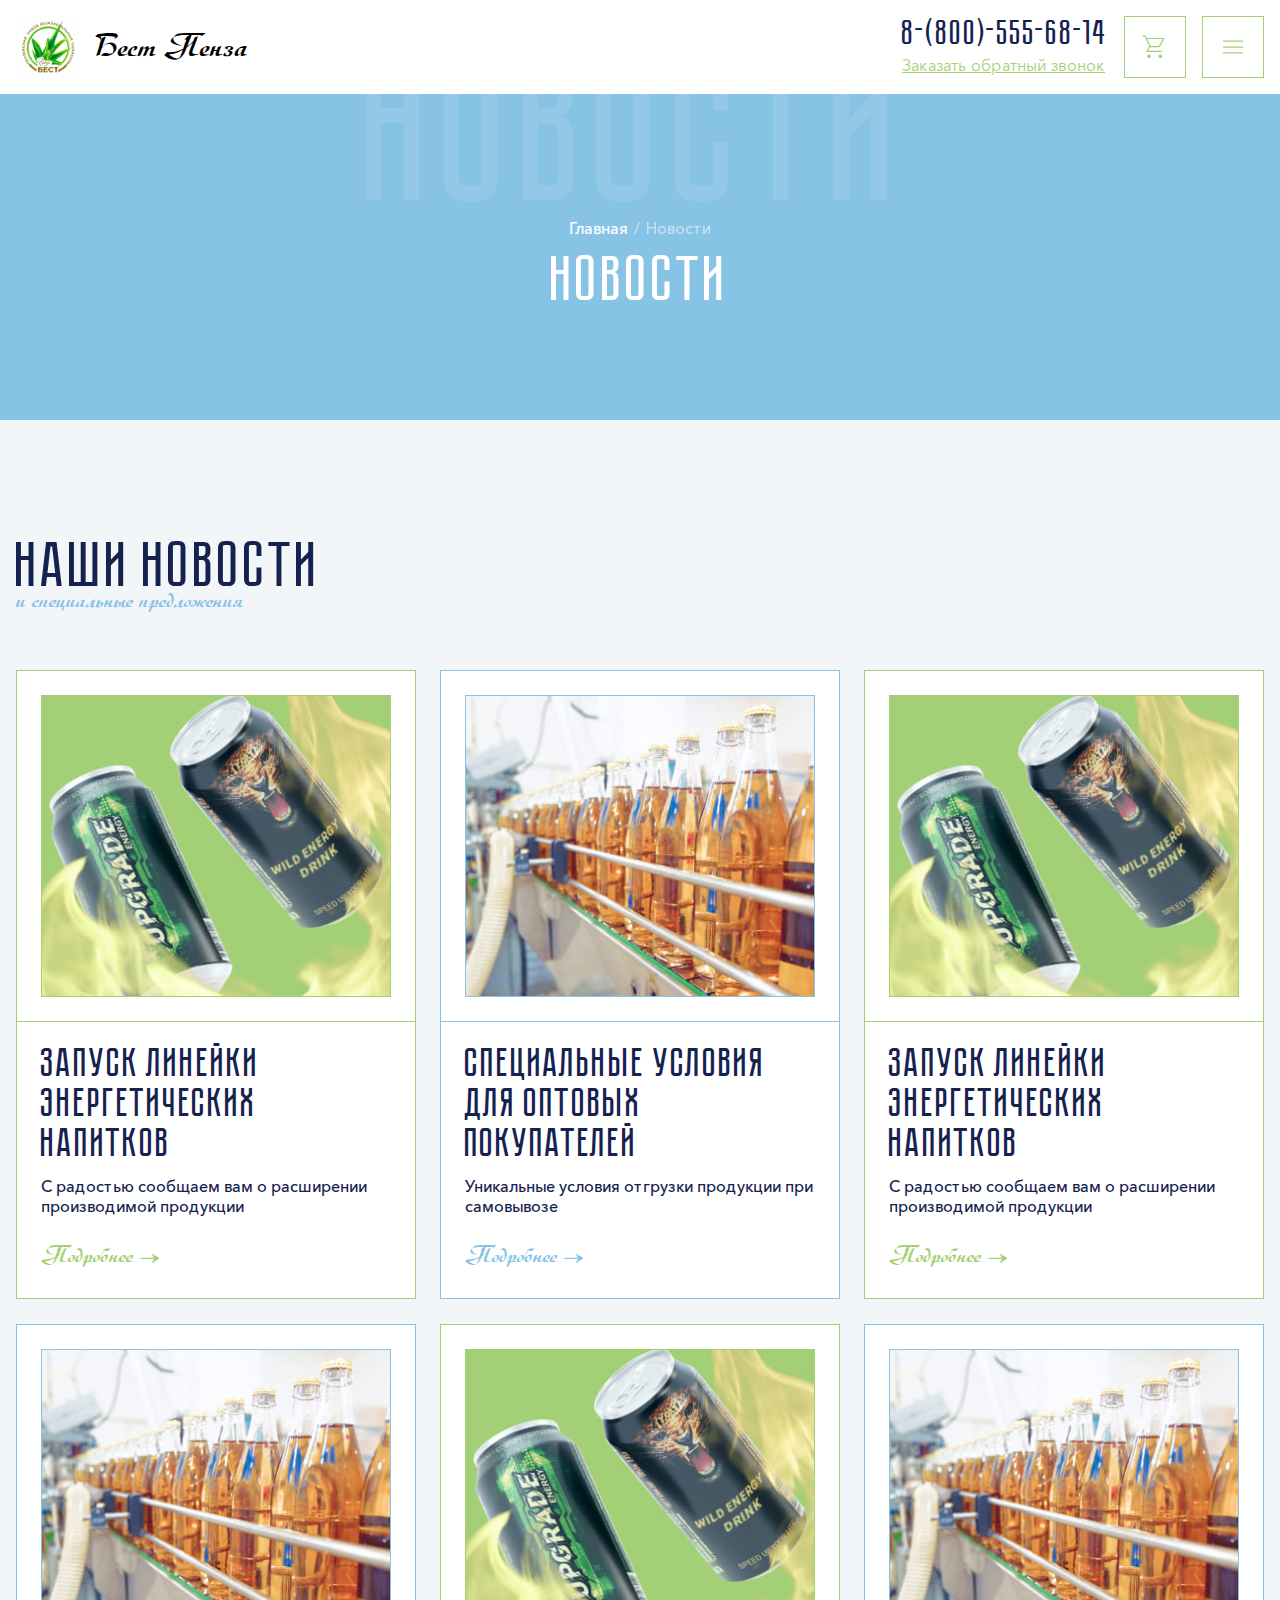
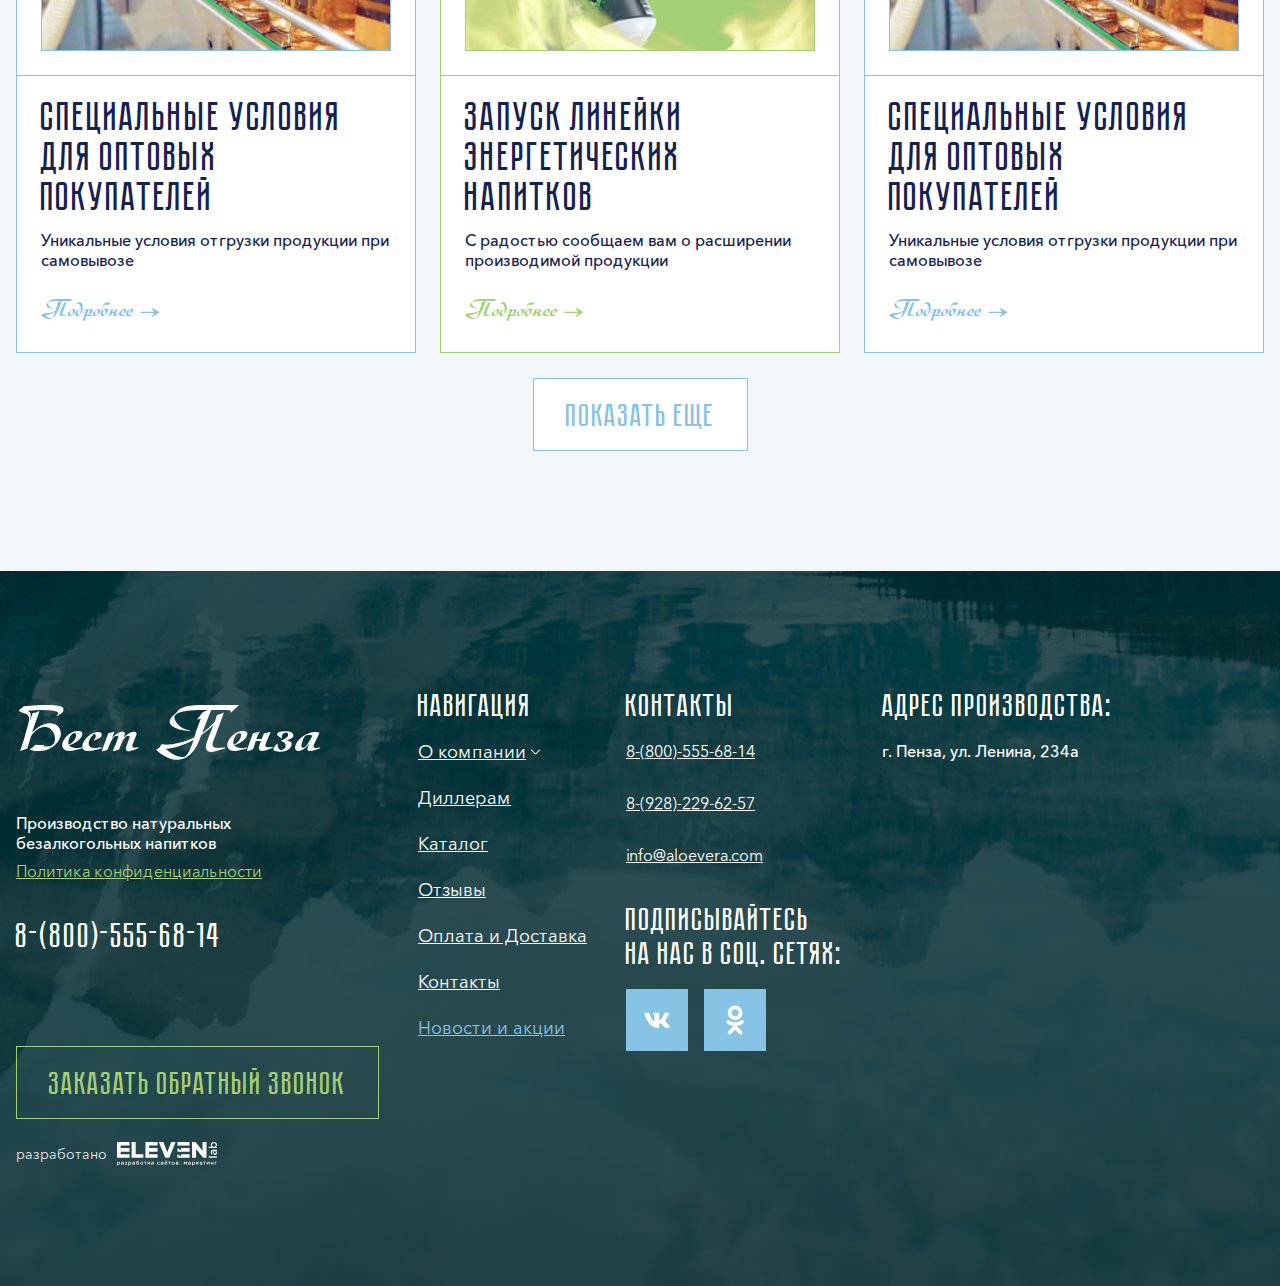
<file: news.html>
<!DOCTYPE html>
<html lang="ru">

<head>
	<meta charset="UTF-8">
	<meta http-equiv="X-UA-Compatible" content="IE=edge">
	<meta name="viewport" content="width=device-width, initial-scale=1.0">
	<title>Best Penza</title>

	<meta property="og:image" content="path/to/image.jpg">
	<link rel="shortcut icon" href="img/favicon/favicon.ico" type="image/x-icon">

	<!-- add plugins css -->
	<link rel="stylesheet" href="css/bootstrap.min.css">
	<link rel="stylesheet" href="css/slick.css">
	<link rel="stylesheet" href="https://cdn.jsdelivr.net/npm/@fancyapps/ui@5.0/dist/fancybox/fancybox.css" />
	<!-- add plugins css end -->

	<link rel="stylesheet" href="css/style.css">
	<link rel="stylesheet" href="css/header.css">
	<link rel="stylesheet" href="css/footer.css">
	<link rel="stylesheet" href="css/main.css">
	<link rel="stylesheet" href="css/media.css">
</head>

<body>

	<header>
		<div class="container">
			<div class="row">
				<div class="col-12 d-flex align-items-center flex-wrap">
					<a href="index.html" class="logo">
						<span class="logo-icon"><img src="img/logo.png" alt=""></span>
						<span class="logo-text">Бест Пенза</span>
					</a>
					<nav class="nav nav-menu">
						<div class="nav-menu__header">
							<a href="index.html" class="logo">
								<span class="logo-icon"><img src="img/logo.png" alt=""></span>
								<span class="logo-text">Бест Пенза</span>
							</a>
							<div class="nav-menu__close"><svg class="svg-icon">
									<use xlink:href="img/sprite.svg#close"></use>
								</svg></div>
						</div>
	
						<ul class="menu my-ul">
							<li class="dropdown nav-item"><a href="about.html" class="dropdown-toggle nav-link"
									data-bs-toggle="dropdown">О компании</a>
								<div class="dropdown-menu">
									<a href="about.html" class="dropdown-item">О компании</a>
									<a href="about.html" class="dropdown-item">История</a>
									<a href="about.html" class="dropdown-item">Награды</a>
									<a href="about.html" class="dropdown-item">Социальные инициативы</a>
									<a href="about.html" class="dropdown-item">Философия бренда</a>
								</div>
							</li>
							<li class="nav-item"><a href="catalog.html" class="nav-link">Каталог</a></li>
							<li class="nav-item"><a href="payments.html" class="nav-link">Оплата и доставка</a></li>
							<li class="nav-item"><a href="dealers.html" class="nav-link">Диллерам</a></li>
							<li class="nav-item"><a href="news.html" class="nav-link">Новости и акции</a></li>
							<li class="nav-item"><a href="contacts.html" class="nav-link">Контакты</a></li>
							<li class="nav-item"><a href="reviews.html" class="nav-link">Отзывы</a></li>
						</ul>
						<div class="header-contacts">
							<a href="tel:88005556814" class="phone">8-(800)-555-68-14</a>
							<a href="#" class="color-accent-green text-decoration link-callback" data-bs-toggle="modal"
								data-bs-target="#callbackModal">Заказать обратный звонок</a>
						</div>
	
						<a href="basket.html" class="btn-basket"><svg class="svg-icon">
								<use xlink:href="img/sprite.svg#basket"></use>
							</svg>
							<span>Корзина</span>
						</a>
					</nav>
					<div class="header-contacts">
						<a href="tel:88005556814" class="phone">8-(800)-555-68-14</a>
						<a href="#" class="color-accent-green text-decoration link-callback" data-bs-toggle="modal"
							data-bs-target="#callbackModal">Заказать обратный звонок</a>
					</div>
					<a href="basket.html" class="btn-basket"><svg class="svg-icon">
							<use xlink:href="img/sprite.svg#basket"></use>
						</svg></a>
	
					<a href="#" class="btn-burger">
						<svg class="svg-icon">
							<use xlink:href="img/sprite.svg#burger"></use>
						</svg>
					</a>
				</div>
			</div>
		</div>
	</header>

	<section class="page page-news bg-accent-blue">
		<div class="title-overlay">Новости</div>
		<div class="container">
			<div class="row">
				<div class="col-12 text-center">
					<div class="page-wrapper">
						
						<nav aria-label="breadcrumb" class="nav-breadcrumb">
							<ol class="breadcrumb">
								<li class="breadcrumb-item"><a href="index.html">Главная</a></li>
								<li class="breadcrumb-item active" aria-current="page">Новости</li>
							</ol>
						</nav>
						<h1 class="h2">Новости</h1>
					</div>
				</div>
			</div>
		</div>
	</section>

	<section class="our-news bg-light-blue">
		<div class="container">
			<div class="row mb-55">
				<div class="col-12">
					<h2>наши новости</h2>
					<div class="subtitle-text color-accent-blue">и специальные предложения</div>
				</div>
			</div>

			<div class="row">
				<div class="col-12 col-md-6 col-lg-4 mb-25 card-col">
					<div class="news-card news-card-green">
						<a href="article.html" class="news-card__img"><img src="img/news1.jpg" alt=""></a>
						<div class="news-card__body">
							<a href="article.html" class="news-card__title h3">Запуск линейки
								энергетических напитков</a>
							<div class="box-text font-500">
								<p>С радостью сообщаем вам о расширении производимой продукции</p>
							</div>
							<a href="catalog.html" class="link-page link-page-green">
								<span>Подробнее</span>
								<svg class="svg-icon">
									<use xlink:href="img/sprite.svg#arrow-link"></use>
								</svg>
							</a>
						</div>
					</div>
				</div>
				<div class="col-12 col-md-6 col-lg-4 mb-25 card-col">
					<div class="news-card news-card-blue">
						<a href="article.html" class="news-card__img"><img src="img/news2.jpg" alt=""></a>
						<div class="news-card__body">
							<a href="article.html" class="news-card__title h3">Специальные условия
								для оптовых покупателей</a>
							<div class="box-text font-500">
								<p>Уникальные условия отгрузки продукции при самовывозе</p>
							</div>
							<a href="catalog.html" class="link-page link-page-blue">
								<span>Подробнее</span>
								<svg class="svg-icon">
									<use xlink:href="img/sprite.svg#arrow-link"></use>
								</svg>
							</a>
						</div>
					</div>
				</div>
				<div class="col-12 col-md-6 col-lg-4 mb-25 card-col">
					<div class="news-card news-card-green">
						<a href="article.html" class="news-card__img"><img src="img/news1.jpg" alt=""></a>
						<div class="news-card__body">
							<a href="article.html" class="news-card__title h3">Запуск линейки
								энергетических напитков</a>
							<div class="box-text font-500">
								<p>С радостью сообщаем вам о расширении производимой продукции</p>
							</div>
							<a href="catalog.html" class="link-page link-page-green">
								<span>Подробнее</span>
								<svg class="svg-icon">
									<use xlink:href="img/sprite.svg#arrow-link"></use>
								</svg>
							</a>
						</div>
					</div>
				</div>

				<div class="col-12 col-md-6 col-lg-4 mb-25 card-col">
					<div class="news-card news-card-blue">
						<a href="article.html" class="news-card__img"><img src="img/news2.jpg" alt=""></a>
						<div class="news-card__body">
							<a href="article.html" class="news-card__title h3">Специальные условия
								для оптовых покупателей</a>
							<div class="box-text font-500">
								<p>Уникальные условия отгрузки продукции при самовывозе</p>
							</div>
							<a href="catalog.html" class="link-page link-page-blue">
								<span>Подробнее</span>
								<svg class="svg-icon">
									<use xlink:href="img/sprite.svg#arrow-link"></use>
								</svg>
							</a>
						</div>
					</div>
				</div>
				<div class="col-12 col-md-6 col-lg-4 mb-25 card-col">
					<div class="news-card news-card-green">
						<a href="article.html" class="news-card__img"><img src="img/news1.jpg" alt=""></a>
						<div class="news-card__body">
							<a href="article.html" class="news-card__title h3">Запуск линейки
								энергетических напитков</a>
							<div class="box-text font-500">
								<p>С радостью сообщаем вам о расширении производимой продукции</p>
							</div>
							<a href="catalog.html" class="link-page link-page-green">
								<span>Подробнее</span>
								<svg class="svg-icon">
									<use xlink:href="img/sprite.svg#arrow-link"></use>
								</svg>
							</a>
						</div>
					</div>
				</div>
				<div class="col-12 col-md-6 col-lg-4 mb-25 card-col">
					<div class="news-card news-card-blue">
						<a href="article.html" class="news-card__img"><img src="img/news2.jpg" alt=""></a>
						<div class="news-card__body">
							<a href="article.html" class="news-card__title h3">Специальные условия
								для оптовых покупателей</a>
							<div class="box-text font-500">
								<p>Уникальные условия отгрузки продукции при самовывозе</p>
							</div>
							<a href="catalog.html" class="link-page link-page-blue">
								<span>Подробнее</span>
								<svg class="svg-icon">
									<use xlink:href="img/sprite.svg#arrow-link"></use>
								</svg>
							</a>
						</div>
					</div>
				</div>
				<div class="col-12 col-md-6 col-lg-4 mb-25 card-col">
					<div class="news-card news-card-green">
						<a href="article.html" class="news-card__img"><img src="img/news1.jpg" alt=""></a>
						<div class="news-card__body">
							<a href="article.html" class="news-card__title h3">Запуск линейки
								энергетических напитков</a>
							<div class="box-text font-500">
								<p>С радостью сообщаем вам о расширении производимой продукции</p>
							</div>
							<a href="catalog.html" class="link-page link-page-green">
								<span>Подробнее</span>
								<svg class="svg-icon">
									<use xlink:href="img/sprite.svg#arrow-link"></use>
								</svg>
							</a>
						</div>
					</div>
				</div>
				<div class="col-12 col-md-6 col-lg-4 mb-25 card-col">
					<div class="news-card news-card-blue">
						<a href="article.html" class="news-card__img"><img src="img/news2.jpg" alt=""></a>
						<div class="news-card__body">
							<a href="article.html" class="news-card__title h3">Специальные условия
								для оптовых покупателей</a>
							<div class="box-text font-500">
								<p>Уникальные условия отгрузки продукции при самовывозе</p>
							</div>
							<a href="catalog.html" class="link-page link-page-blue">
								<span>Подробнее</span>
								<svg class="svg-icon">
									<use xlink:href="img/sprite.svg#arrow-link"></use>
								</svg>
							</a>
						</div>
					</div>
				</div>
				<div class="col-12 col-md-6 col-lg-4 mb-25 card-col">
					<div class="news-card news-card-green">
						<a href="article.html" class="news-card__img"><img src="img/news1.jpg" alt=""></a>
						<div class="news-card__body">
							<a href="article.html" class="news-card__title h3">Запуск линейки
								энергетических напитков</a>
							<div class="box-text font-500">
								<p>С радостью сообщаем вам о расширении производимой продукции</p>
							</div>
							<a href="catalog.html" class="link-page link-page-green">
								<span>Подробнее</span>
								<svg class="svg-icon">
									<use xlink:href="img/sprite.svg#arrow-link"></use>
								</svg>
							</a>
						</div>
					</div>
				</div>
				<div class="col-12">
					<a href="#" class="btn btn-border-blue btn-md m-auto btn-toggle-news">показать еще</a>
				</div>
			</div>
		</div>
	</section>

	<footer>
		<div class="container">
			<div class="row">
				<div class="col-12 d-flex flex-wrap">
					<div class="footer-column">
						<a href="index.html" class="footer-logo">Бест Пенза</a>
	
						<div class="company-description font-500">
							<p>Производство натуральных безалкогольных напитков</p>
						</div>
						<a href="#" class="color-accent-green text-decoration">Политика конфиденциальности</a>
						<a href="tel:88005556814" class="phone">8-(800)-555-68-14</a>
	
						<a href="#" class="btn btn-md btn-border-green" data-bs-toggle="modal"
							data-bs-target="#callbackModal">Заказать обратный звонок</a>
					</div>
					<div class="footer-column footer-navigation">
						<h4>Навигация</h4>
						<ul class="menu my-ul">
							<li class="dropdown nav-item"><a href="about.html" class="dropdown-toggle nav-link"
									data-bs-toggle="dropdown">О
									компании</a>
								<div class="dropdown-menu">
									<a href="about.html" class="dropdown-item">О компании</a>
									<a href="about.html" class="dropdown-item">История</a>
									<a href="about.html" class="dropdown-item">Награды</a>
									<a href="about.html" class="dropdown-item">Социальные инициативы</a>
									<a href="about.html" class="dropdown-item">Философия бренда</a>
								</div>
							</li>
							<li class="nav-item"><a href="dealers.html" class="nav-link">Диллерам</a></li>
							<li class="nav-item"><a href="catalog.html" class="nav-link">Каталог</a></li>
							<li class="nav-item"><a href="reviews.html" class="nav-link">Отзывы</a></li>
							<li class="nav-item"><a href="payments.html" class="nav-link">Оплата и Доставка</a></li>
							<li class="nav-item"><a href="contacts.html" class="nav-link">Контакты</a></li>
							<li class="nav-item"><a href="news.html" class="nav-link">Новости и акции</a></li>
						</ul>
					</div>
					<div class="footer-column">
						<h4>Контакты</h4>
						<a href="tel:88005556814" class="phone-link">8-(800)-555-68-14</a>
						<a href="tel:89282296257" class="phone-link">8-(928)-229-62-57</a>
						<a href="mailto:info@aloevera.com" class="phone-link">info@aloevera.com</a>
	
						<div class="subscribe-box">
							<h4>Подписывайтесь <br>
								на нас в соц. сетях:</h4>
							<ul class="list-social my-ul">
								<li><a href="#" target="_blank"><svg class="svg-icon">
											<use xlink:href="img/sprite.svg#vk"></use>
										</svg></a></li>
								<li><a href="#" target="_blank"><svg class="svg-icon">
											<use xlink:href="img/sprite.svg#ok"></use>
										</svg></a></li>
							</ul>
						</div>
					</div>
					<div class="footer-column footer-column-address">
						<h4>Адрес производства:</h4>
						<div class="address-box">
							<p>г. Пенза, ул. Ленина, 234а</p>
						</div>
						<div class="map">
							<iframe
								src="https://yandex.ru/map-widget/v1/?ll=44.998136%2C53.214831&mode=search&ol=geo&ouri=ymapsbm1%3A%2F%2Fgeo%3Fdata%3DCgc4MDQ0MjY0EjHQoNC-0YHRgdC40Y8sINCf0LXQvdC30LAsINGD0LvQuNGG0LAg0JvQtdC90LjQvdCwIgoNE_4zQhXs3FRC&z=16.17"
								style="position:relative;"></iframe>
						</div>
					</div>
					<a href="https://elevenlab.ru" class="developer-links" target="_blank">
						<span>разработано</span><img src="img/logo-developer.svg" alt="">
					</a>
				</div>
			</div>
		</div>
	</footer>
	
	<!-- Модальное окно -->
	<div class="modal fade" id="callbackModal" tabindex="-1" aria-hidden="true">
		<div class="modal-dialog modal-dialog-centered">
	
			<div class="modal-content">
				<button type="button" class="btn-close" data-bs-dismiss="modal" aria-label="Закрыть">
					<svg class="svg-icon">
						<use xlink:href="img/sprite.svg#modal-close"></use>
					</svg>
				</button>
				<div class="dealers-overlay modal-overlay callback-overlay">
					<div class="decor-line decor-line1"></div>
					<div class="decor-line decor-line2"></div>
					<div class="decor-line decor-line3"></div>
					<div class="decor-line decor-line4"></div>
					<div class="dealers-wrapper modal-wrapper callback-wrapper">
						<div class="modal-header">
							<div class="modal-title h2">Хотите заказать обратный звонок?</div>
							<div class="box-text">
								<p>Оставьте Ваши контактные данные и наш менеджер свяжется с Вами в течение получаса</p>
							</div>
	
						</div>
						<div class="modal-body">
							<form method="post" class="form-callback">
								<div class="row">
									<div class="col-12 col-md-6 mb-32">
										<div class="form-group">
											<div class="label-title">Имя*</div>
											<label><input type="text" placeholder="Введите Ваше имя" name="name" required
													class="form-control"></label>
										</div>
									</div>
									<div class="col-12 col-md-6 mb-32">
										<div class="form-group">
											<div class="label-title">Телефон</div>
											<label><input type="text" placeholder="Введите Ваше имя" name="phone" required
													class="form-control"></label>
										</div>
									</div>
								</div>
								<div class="row align-items-center">
									<div class="col-12 col-md-6 col-lg-7">
										<div class="consent font-500">
											<p>Нажимая кнопку «Отправить» Вы даете свое согласие на обработку персональных данных</p>
										</div>
									</div>
									<div class="col-12 col-md-6 col-lg-5">
										<button type="submit" class="btn btn-md btn-accent-blue">отправить</button>
									</div>
								</div>
							</form>
						</div>
					</div>
				</div>
			</div>
		</div>
	</div>

	<!-- add plugins js-->
	<script src="js/jquery.min.js"></script>
	<script src="js/bootstrap.bundle.min.js"></script>
	<script src="js/slick.min.js"></script>
	<script src="js/jquery.maskedinput.min.js"></script>
	<script src="https://cdn.jsdelivr.net/npm/@fancyapps/ui@5.0/dist/fancybox/fancybox.umd.js"></script>
	<!-- add plugins js end-->

	<script src="js/common.js"></script>

</body>

</html>
</file>
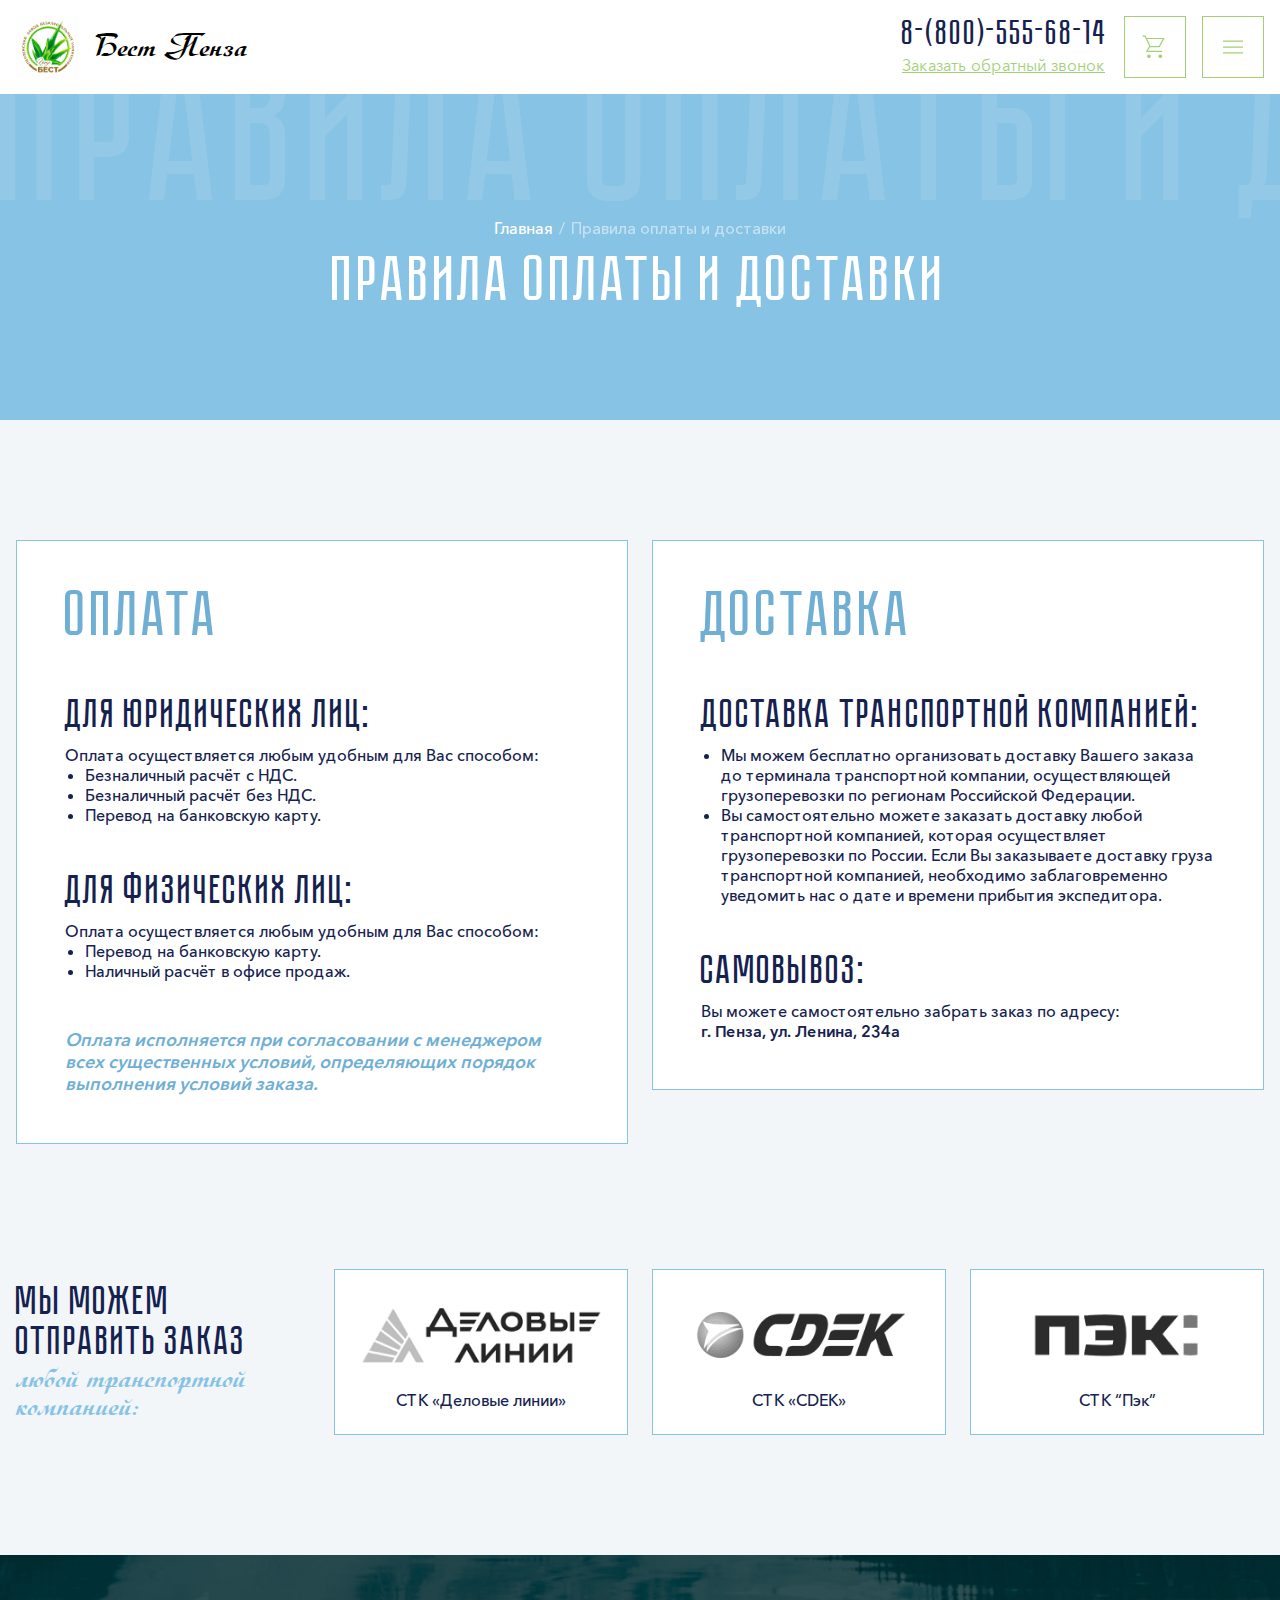
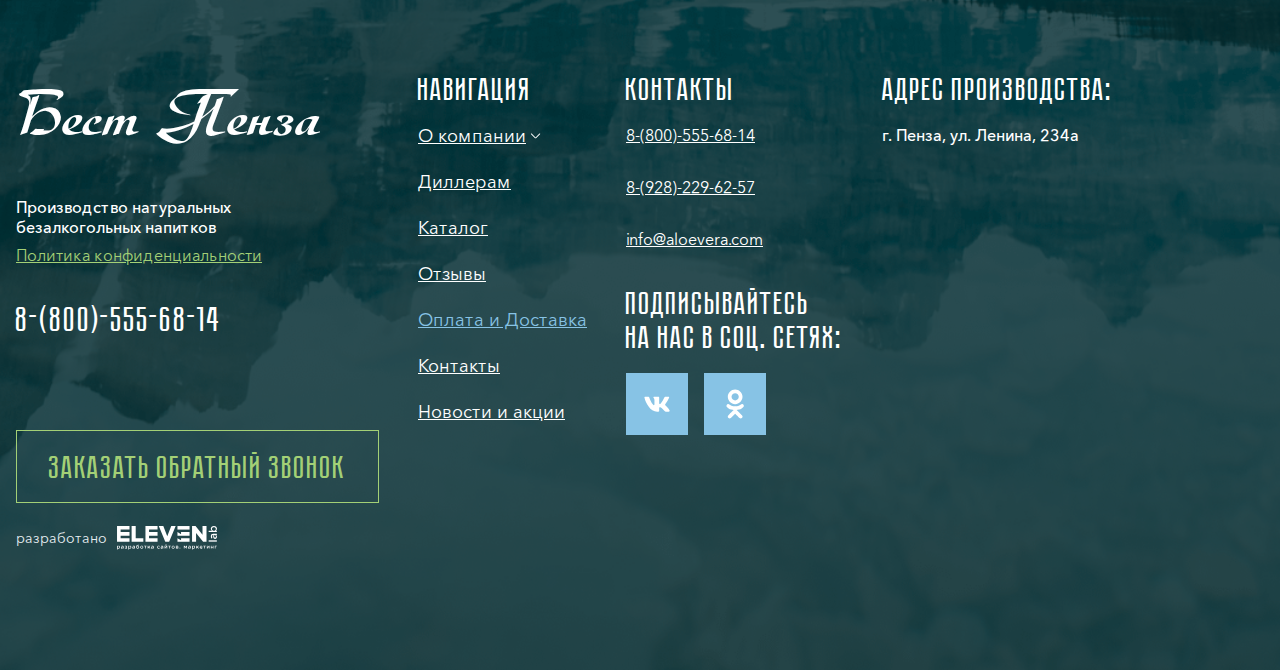
<file: payments.html>
<!DOCTYPE html>
<html lang="ru">

<head>
	<meta charset="UTF-8">
	<meta http-equiv="X-UA-Compatible" content="IE=edge">
	<meta name="viewport" content="width=device-width, initial-scale=1.0">
	<title>Best Penza</title>

	<meta property="og:image" content="path/to/image.jpg">
	<link rel="shortcut icon" href="img/favicon/favicon.ico" type="image/x-icon">

	<!-- add plugins css -->
	<link rel="stylesheet" href="css/bootstrap.min.css">
	<link rel="stylesheet" href="css/slick.css">
	<link rel="stylesheet" href="https://cdn.jsdelivr.net/npm/@fancyapps/ui@5.0/dist/fancybox/fancybox.css" />
	<!-- add plugins css end -->

	<link rel="stylesheet" href="css/style.css">
	<link rel="stylesheet" href="css/header.css">
	<link rel="stylesheet" href="css/footer.css">
	<link rel="stylesheet" href="css/main.css">
	<link rel="stylesheet" href="css/media.css">
</head>

<body>

	<header>
		<div class="container">
			<div class="row">
				<div class="col-12 d-flex align-items-center flex-wrap">
					<a href="index.html" class="logo">
						<span class="logo-icon"><img src="img/logo.png" alt=""></span>
						<span class="logo-text">Бест Пенза</span>
					</a>
					<nav class="nav nav-menu">
						<div class="nav-menu__header">
							<a href="index.html" class="logo">
								<span class="logo-icon"><img src="img/logo.png" alt=""></span>
								<span class="logo-text">Бест Пенза</span>
							</a>
							<div class="nav-menu__close"><svg class="svg-icon">
									<use xlink:href="img/sprite.svg#close"></use>
								</svg></div>
						</div>

						<ul class="menu my-ul">
							<li class="dropdown nav-item"><a href="about.html" class="dropdown-toggle nav-link"
									data-bs-toggle="dropdown">О компании</a>
								<div class="dropdown-menu">
									<a href="about.html" class="dropdown-item">О компании</a>
									<a href="about.html" class="dropdown-item">История</a>
									<a href="about.html" class="dropdown-item">Награды</a>
									<a href="about.html" class="dropdown-item">Социальные инициативы</a>
									<a href="about.html" class="dropdown-item">Философия бренда</a>
								</div>
							</li>
							<li class="nav-item"><a href="catalog.html" class="nav-link">Каталог</a></li>
							<li class="nav-item"><a href="payments.html" class="nav-link">Оплата и доставка</a></li>
							<li class="nav-item"><a href="dealers.html" class="nav-link">Диллерам</a></li>
							<li class="nav-item"><a href="news.html" class="nav-link">Новости и акции</a></li>
							<li class="nav-item"><a href="contacts.html" class="nav-link">Контакты</a></li>
							<li class="nav-item"><a href="reviews.html" class="nav-link">Отзывы</a></li>
						</ul>
						<div class="header-contacts">
							<a href="tel:88005556814" class="phone">8-(800)-555-68-14</a>
							<a href="#" class="color-accent-green text-decoration link-callback" data-bs-toggle="modal"
								data-bs-target="#callbackModal">Заказать обратный звонок</a>
						</div>

						<a href="basket.html" class="btn-basket"><svg class="svg-icon">
								<use xlink:href="img/sprite.svg#basket"></use>
							</svg>
							<span>Корзина</span>
						</a>
					</nav>
					<div class="header-contacts">
						<a href="tel:88005556814" class="phone">8-(800)-555-68-14</a>
						<a href="#" class="color-accent-green text-decoration link-callback" data-bs-toggle="modal"
							data-bs-target="#callbackModal">Заказать обратный звонок</a>
					</div>
					<a href="basket.html" class="btn-basket"><svg class="svg-icon">
							<use xlink:href="img/sprite.svg#basket"></use>
						</svg></a>

					<a href="#" class="btn-burger">
						<svg class="svg-icon">
							<use xlink:href="img/sprite.svg#burger"></use>
						</svg>
					</a>
				</div>
			</div>
		</div>
	</header>
	
	<section class="page page-payments bg-accent-blue">
		<div class="title-overlay">Правила оплаты и доставки</div>
		<div class="container">
			<div class="row">
				<div class="col-12 text-center">
					<div class="page-wrapper">

						<nav aria-label="breadcrumb" class="nav-breadcrumb">
							<ol class="breadcrumb">
								<li class="breadcrumb-item"><a href="index.html">Главная</a></li>
								<li class="breadcrumb-item active" aria-current="page">Правила оплаты и доставки</li>
							</ol>
						</nav>
						<h1 class="h2">Правила оплаты и доставки
						</h1>
					</div>
				</div>
			</div>
		</div>
	</section>

	<section class="payments-section bg-light-blue">
		<div class="container">
			<div class="row">
				<div class="col-12 col-lg-6 mb-25">
					<div class="payments-card">
						<div class="decor-line decor-line1"></div>
						<h2>Оплата</h2>
						<div class="payments-card-box">
							<h3>Для юридических лиц:</h3>
							<div class="box-text font-500">
								<p>Оплата осуществляется любым удобным для Вас способом:</p>
								<ul>
									<li>Безналичный расчёт с НДС. </li>
									<li>Безналичный расчёт без НДС. </li>
									<li>Перевод на банковскую карту.</li>
								</ul>
							</div>
						</div>
						<div class="payments-card-box">
							<h3>Для физических лиц:</h3>
							<div class="box-text font-500">
								<p>Оплата осуществляется любым удобным для Вас способом:</p>
								<ul>
									<li>Перевод на банковскую карту.</li>
									<li>Наличный расчёт в офисе продаж.</li>
								</ul>
							</div>
						</div>

						<div class="payments-card__description">
							<p>Оплата исполняется при согласовании с менеджером всех существенных условий, определяющих
								порядок выполнения условий
								заказа.</p>
						</div>
					</div>
				</div>

				<div class="col-12 col-lg-6 mb-25">
					<div class="payments-card">
						<div class="decor-line decor-line2"></div>
						<div class="h2">Доставка</div>
						<div class="payments-card-box">
							<h3>Доставка транспортной компанией:</h3>
							<div class="box-text font-500">
								<ul>
									<li>Мы можем бесплатно организовать доставку Вашего заказа до терминала транспортной компании,
										осуществляющей грузоперевозки по регионам Российской Федерации.</li>
									<li>Вы самостоятельно можете заказать доставку любой транспортной компанией, которая осуществляет
										грузоперевозки по России. Если Вы заказываете доставку груза транспортной компанией, необходимо
										заблаговременно уведомить нас о дате и времени прибытия экспедитора.</li>
								</ul>
							</div>
						</div>
						<div class="payments-card-box">
							<h3>Самовывоз:</h3>
							<div class="box-text font-500">
								<p>Вы можете самостоятельно забрать заказ по адресу:
								</p>
								<p><strong>г. Пенза, ул. Ленина, 234а</strong></p>
							</div>
						</div>
					</div>
				</div>
			</div>
		</div>
	</section>

	<div class="delivery-section bg-light-blue">
		<div class="container">
			<div class="row align-items-center">
				<div class="col-12 col-lg-3 mb-25">
					<div class="delivery-title">
						<h3>Мы можем отправить заказ</h3>
						<h4 class="color-accent-blue">любой транспортной компанией:</h4>
					</div>
				</div>
				<div class="col-12 col-md-6 col-lg-3 mb-25">
					<div class="delivery-box">
						<div class="delivery-box__logo"><img src="img/delivery1.png" alt=""></div>
						<div class="delivery-box__name">СТК «Деловые линии»</div>
					</div>
				</div>
				<div class="col-12 col-md-6 col-lg-3 mb-25">
					<div class="delivery-box">
						<div class="delivery-box__logo"><img src="img/delivery2.png" alt=""></div>
						<div class="delivery-box__name">СТК «CDEK»</div>
					</div>
				</div>
				<div class="col-12 col-md-6 col-lg-3 mb-25">
					<div class="delivery-box">
						<div class="delivery-box__logo"><img src="img/delivery3.png" alt=""></div>
						<div class="delivery-box__name">СТК “Пэк”</div>
					</div>
				</div>
			</div>
		</div>
	</div>

	<footer>
		<div class="container">
			<div class="row">
				<div class="col-12 d-flex flex-wrap">
					<div class="footer-column">
						<a href="index.html" class="footer-logo">Бест Пенза</a>

						<div class="company-description font-500">
							<p>Производство натуральных безалкогольных напитков</p>
						</div>
						<a href="#" class="color-accent-green text-decoration">Политика конфиденциальности</a>
						<a href="tel:88005556814" class="phone">8-(800)-555-68-14</a>

						<a href="#" class="btn btn-md btn-border-green" data-bs-toggle="modal"
							data-bs-target="#callbackModal">Заказать обратный звонок</a>
					</div>
					<div class="footer-column footer-navigation">
						<h4>Навигация</h4>
						<ul class="menu my-ul">
							<li class="dropdown nav-item"><a href="about.html" class="dropdown-toggle nav-link"
									data-bs-toggle="dropdown">О
									компании</a>
								<div class="dropdown-menu">
									<a href="about.html" class="dropdown-item">О компании</a>
									<a href="about.html" class="dropdown-item">История</a>
									<a href="about.html" class="dropdown-item">Награды</a>
									<a href="about.html" class="dropdown-item">Социальные инициативы</a>
									<a href="about.html" class="dropdown-item">Философия бренда</a>
								</div>
							</li>
							<li class="nav-item"><a href="dealers.html" class="nav-link">Диллерам</a></li>
							<li class="nav-item"><a href="catalog.html" class="nav-link">Каталог</a></li>
							<li class="nav-item"><a href="reviews.html" class="nav-link">Отзывы</a></li>
							<li class="nav-item"><a href="payments.html" class="nav-link">Оплата и Доставка</a></li>
							<li class="nav-item"><a href="contacts.html" class="nav-link">Контакты</a></li>
							<li class="nav-item"><a href="news.html" class="nav-link">Новости и акции</a></li>
						</ul>
					</div>
					<div class="footer-column">
						<h4>Контакты</h4>
						<a href="tel:88005556814" class="phone-link">8-(800)-555-68-14</a>
						<a href="tel:89282296257" class="phone-link">8-(928)-229-62-57</a>
						<a href="mailto:info@aloevera.com" class="phone-link">info@aloevera.com</a>

						<div class="subscribe-box">
							<h4>Подписывайтесь <br>
								на нас в соц. сетях:</h4>
							<ul class="list-social my-ul">
								<li><a href="#" target="_blank"><svg class="svg-icon">
											<use xlink:href="img/sprite.svg#vk"></use>
										</svg></a></li>
								<li><a href="#" target="_blank"><svg class="svg-icon">
											<use xlink:href="img/sprite.svg#ok"></use>
										</svg></a></li>
							</ul>
						</div>
					</div>
					<div class="footer-column footer-column-address">
						<h4>Адрес производства:</h4>
						<div class="address-box">
							<p>г. Пенза, ул. Ленина, 234а</p>
						</div>
						<div class="map">
							<iframe
								src="https://yandex.ru/map-widget/v1/?ll=44.998136%2C53.214831&mode=search&ol=geo&ouri=ymapsbm1%3A%2F%2Fgeo%3Fdata%3DCgc4MDQ0MjY0EjHQoNC-0YHRgdC40Y8sINCf0LXQvdC30LAsINGD0LvQuNGG0LAg0JvQtdC90LjQvdCwIgoNE_4zQhXs3FRC&z=16.17"
								style="position:relative;"></iframe>
						</div>
					</div>
					<a href="https://elevenlab.ru" class="developer-links" target="_blank">
						<span>разработано</span><img src="img/logo-developer.svg" alt="">
					</a>
				</div>
			</div>
		</div>
	</footer>

	<!-- Модальное окно -->
	<div class="modal fade" id="callbackModal" tabindex="-1" aria-hidden="true">
		<div class="modal-dialog modal-dialog-centered">

			<div class="modal-content">
				<button type="button" class="btn-close" data-bs-dismiss="modal" aria-label="Закрыть">
					<svg class="svg-icon">
						<use xlink:href="img/sprite.svg#modal-close"></use>
					</svg>
				</button>
				<div class="dealers-overlay modal-overlay callback-overlay">
					<div class="decor-line decor-line1"></div>
					<div class="decor-line decor-line2"></div>
					<div class="decor-line decor-line3"></div>
					<div class="decor-line decor-line4"></div>
					<div class="dealers-wrapper modal-wrapper callback-wrapper">
						<div class="modal-header">
							<div class="modal-title h2">Хотите заказать обратный звонок?</div>
							<div class="box-text">
								<p>Оставьте Ваши контактные данные и наш менеджер свяжется с Вами в течение получаса</p>
							</div>

						</div>
						<div class="modal-body">
							<form method="post" class="form-callback">
								<div class="row">
									<div class="col-12 col-md-6 mb-32">
										<div class="form-group">
											<div class="label-title">Имя*</div>
											<label><input type="text" placeholder="Введите Ваше имя" name="name" required
													class="form-control"></label>
										</div>
									</div>
									<div class="col-12 col-md-6 mb-32">
										<div class="form-group">
											<div class="label-title">Телефон</div>
											<label><input type="text" placeholder="Введите Ваше имя" name="phone" required
													class="form-control"></label>
										</div>
									</div>
								</div>
								<div class="row align-items-center">
									<div class="col-12 col-md-6 col-lg-7">
										<div class="consent font-500">
											<p>Нажимая кнопку «Отправить» Вы даете свое согласие на обработку персональных данных</p>
										</div>
									</div>
									<div class="col-12 col-md-6 col-lg-5">
										<button type="submit" class="btn btn-md btn-accent-blue">отправить</button>
									</div>
								</div>
							</form>
						</div>
					</div>
				</div>
			</div>
		</div>
	</div>

	<!-- add plugins js-->
	<script src="js/jquery.min.js"></script>
	<script src="js/bootstrap.bundle.min.js"></script>
	<script src="js/slick.min.js"></script>
	<script src="js/jquery.maskedinput.min.js"></script>
	<script src="https://cdn.jsdelivr.net/npm/@fancyapps/ui@5.0/dist/fancybox/fancybox.umd.js"></script>
	<!-- add plugins js end-->

	<script src="js/common.js"></script>

</body>

</html>
</file>
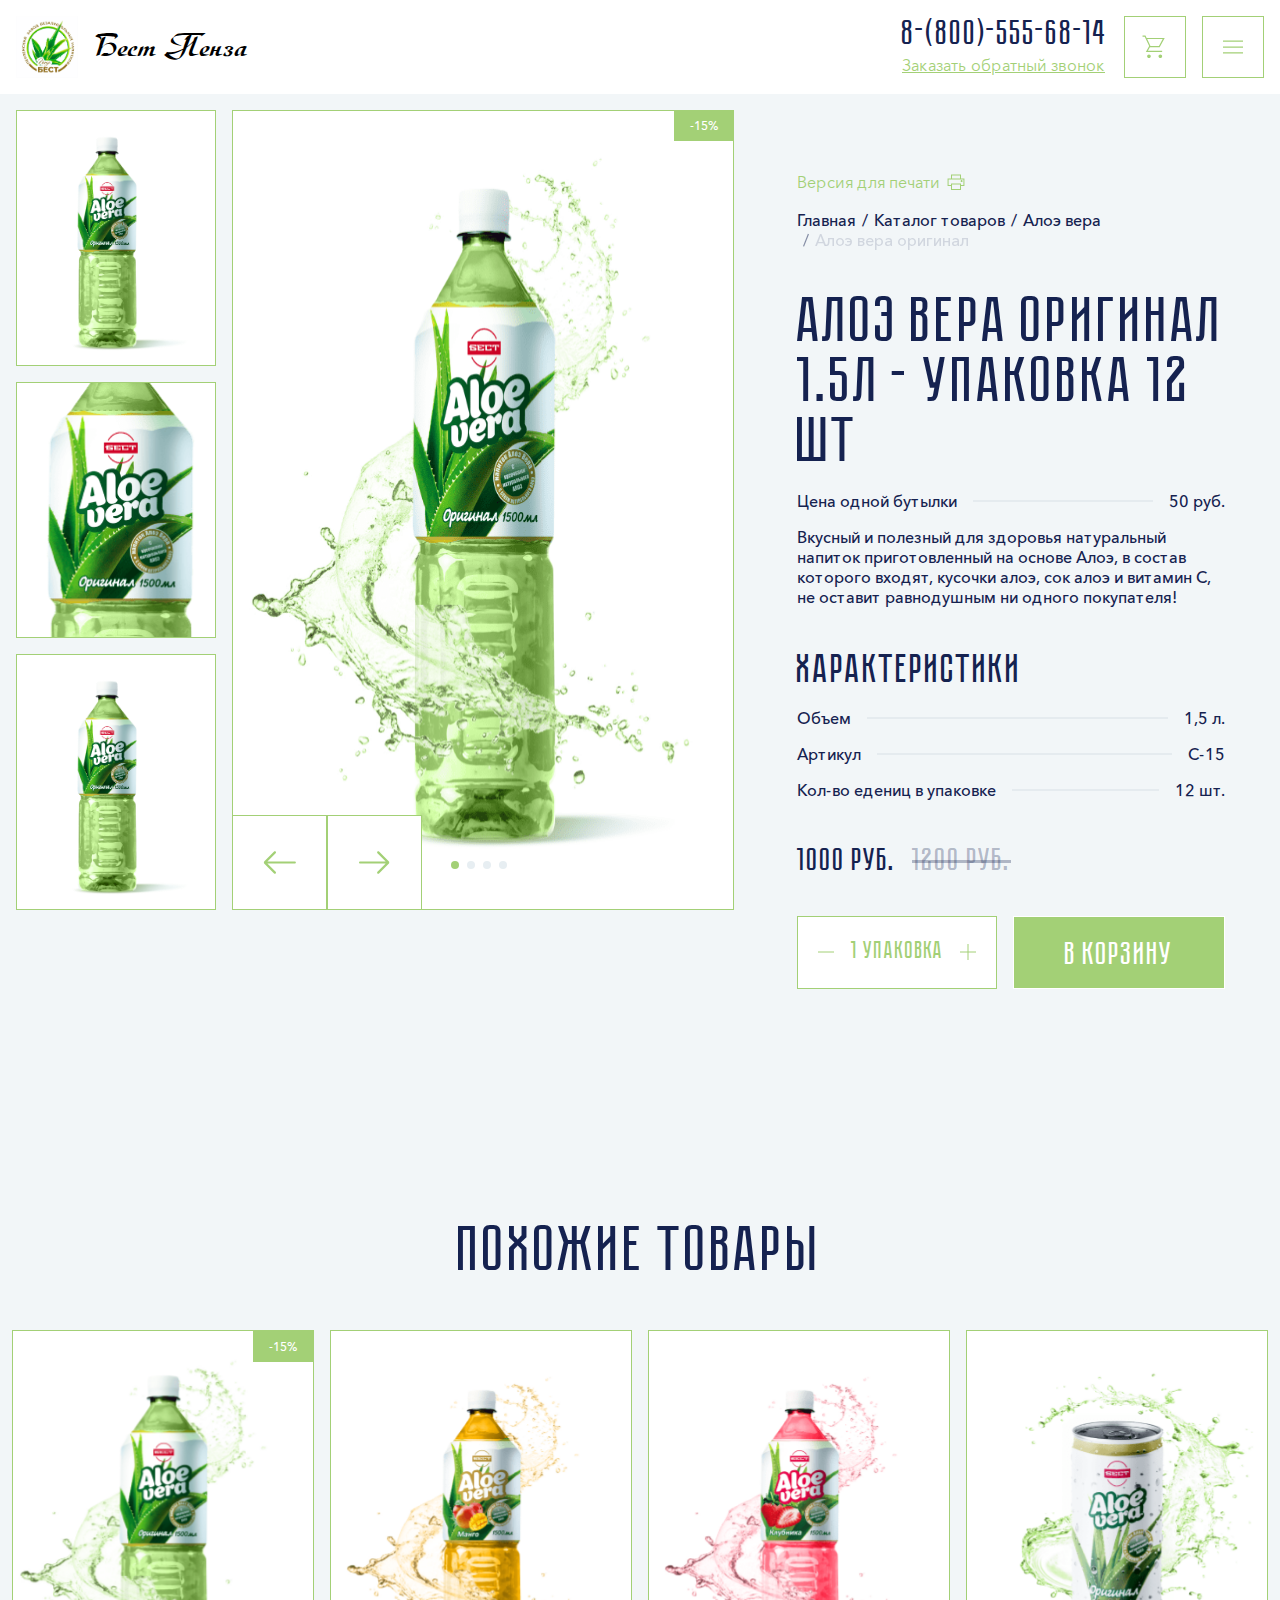
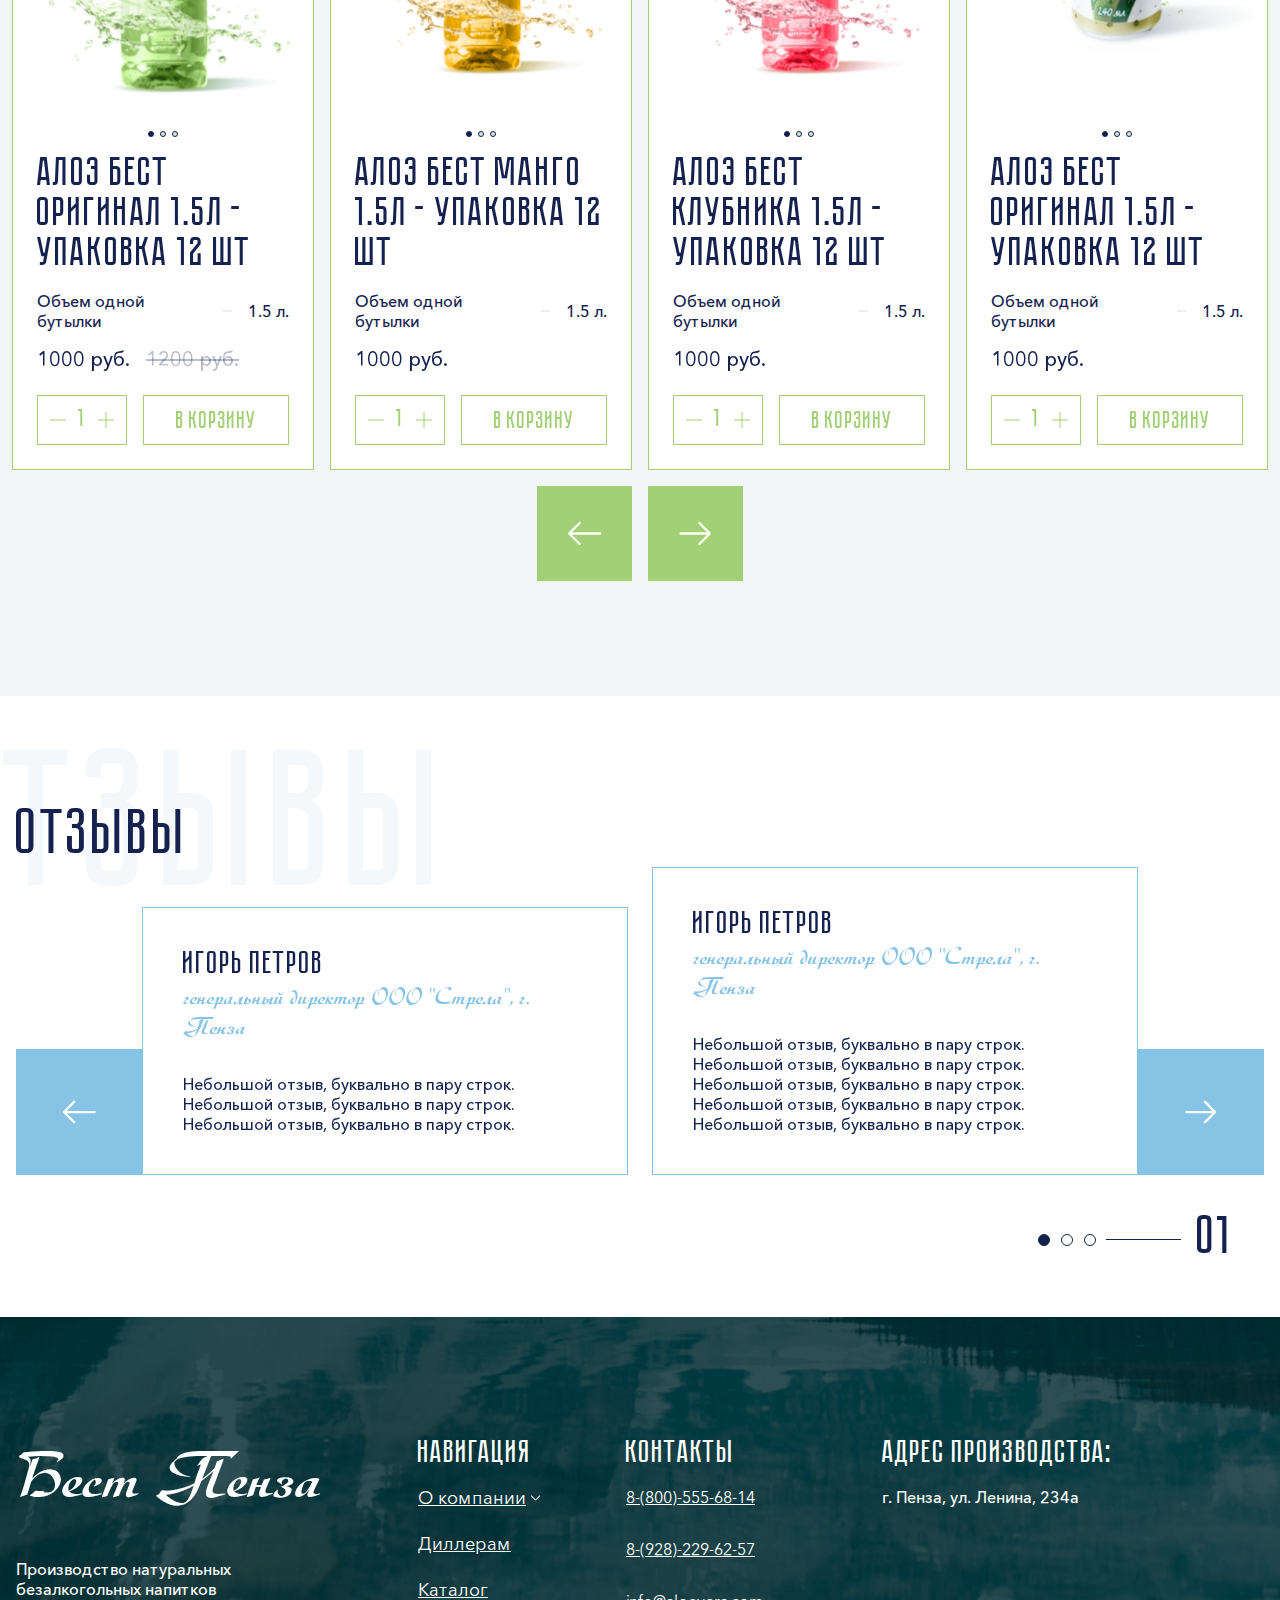
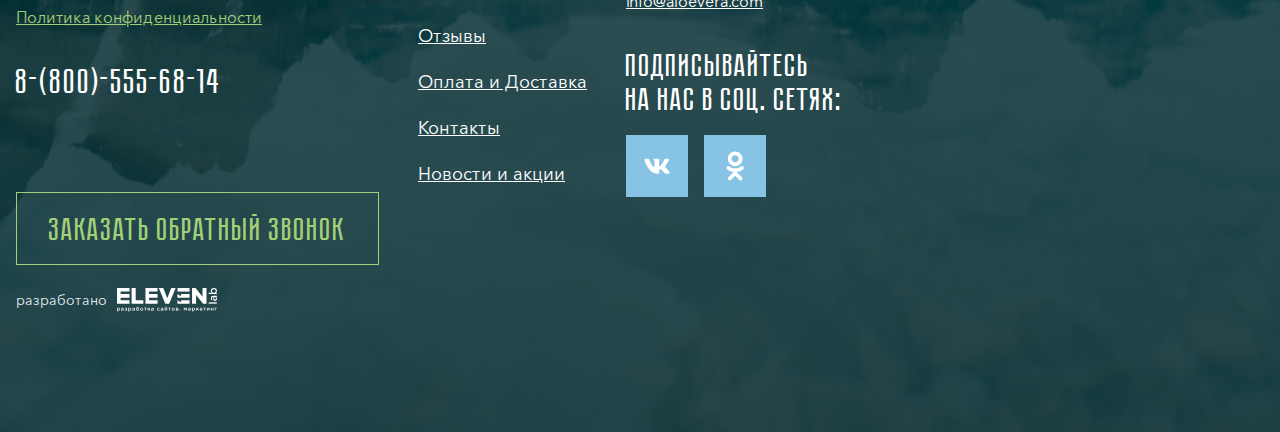
<file: product.html>
<!DOCTYPE html>
<html lang="ru">

<head>
	<meta charset="UTF-8">
	<meta http-equiv="X-UA-Compatible" content="IE=edge">
	<meta name="viewport" content="width=device-width, initial-scale=1.0">
	<title>Best Penza</title>

	<meta property="og:image" content="path/to/image.jpg">
	<link rel="shortcut icon" href="img/favicon/favicon.ico" type="image/x-icon">

	<!-- add plugins css -->
	<link rel="stylesheet" href="css/bootstrap.min.css">
	<link rel="stylesheet" href="css/slick.css">
	<link rel="stylesheet" href="https://cdn.jsdelivr.net/npm/@fancyapps/ui@5.0/dist/fancybox/fancybox.css" />
	<!-- add plugins css end -->

	<link rel="stylesheet" href="css/style.css">
	<link rel="stylesheet" href="css/header.css">
	<link rel="stylesheet" href="css/footer.css">
	<link rel="stylesheet" href="css/main.css">
	<link rel="stylesheet" href="css/media.css">
</head>

<body>

	<header>
		<div class="container">
			<div class="row">
				<div class="col-12 d-flex align-items-center flex-wrap">
					<a href="index.html" class="logo">
						<span class="logo-icon"><img src="img/logo.png" alt=""></span>
						<span class="logo-text">Бест Пенза</span>
					</a>
					<nav class="nav nav-menu">
						<div class="nav-menu__header">
							<a href="index.html" class="logo">
								<span class="logo-icon"><img src="img/logo.png" alt=""></span>
								<span class="logo-text">Бест Пенза</span>
							</a>
							<div class="nav-menu__close"><svg class="svg-icon">
									<use xlink:href="img/sprite.svg#close"></use>
								</svg></div>
						</div>

						<ul class="menu my-ul">
							<li class="dropdown nav-item"><a href="about.html" class="dropdown-toggle nav-link"
									data-bs-toggle="dropdown">О компании</a>
								<div class="dropdown-menu">
									<a href="about.html" class="dropdown-item">О компании</a>
									<a href="about.html" class="dropdown-item">История</a>
									<a href="about.html" class="dropdown-item">Награды</a>
									<a href="about.html" class="dropdown-item">Социальные инициативы</a>
									<a href="about.html" class="dropdown-item">Философия бренда</a>
								</div>
							</li>
							<li class="nav-item"><a href="catalog.html" class="nav-link">Каталог</a></li>
							<li class="nav-item"><a href="payments.html" class="nav-link">Оплата и доставка</a></li>
							<li class="nav-item"><a href="dealers.html" class="nav-link">Диллерам</a></li>
							<li class="nav-item"><a href="news.html" class="nav-link">Новости и акции</a></li>
							<li class="nav-item"><a href="contacts.html" class="nav-link">Контакты</a></li>
							<li class="nav-item"><a href="reviews.html" class="nav-link">Отзывы</a></li>
						</ul>
						<div class="header-contacts">
							<a href="tel:88005556814" class="phone">8-(800)-555-68-14</a>
							<a href="#" class="color-accent-green text-decoration link-callback" data-bs-toggle="modal"
								data-bs-target="#callbackModal">Заказать обратный звонок</a>
						</div>

						<a href="basket.html" class="btn-basket"><svg class="svg-icon">
								<use xlink:href="img/sprite.svg#basket"></use>
							</svg>
							<span>Корзина</span>
						</a>
					</nav>
					<div class="header-contacts">
						<a href="tel:88005556814" class="phone">8-(800)-555-68-14</a>
						<a href="#" class="color-accent-green text-decoration link-callback" data-bs-toggle="modal"
							data-bs-target="#callbackModal">Заказать обратный звонок</a>
					</div>
					<a href="basket.html" class="btn-basket"><svg class="svg-icon">
							<use xlink:href="img/sprite.svg#basket"></use>
						</svg></a>

					<a href="#" class="btn-burger">
						<svg class="svg-icon">
							<use xlink:href="img/sprite.svg#burger"></use>
						</svg>
					</a>
				</div>
			</div>
		</div>
	</header>

	<section class="product-section bg-light-blue">
		<div class="container">
			<div class="row">
				<div class="col-12 d-block d-lg-none">
					<a href="#" class="link-print color-accent-green" target="_blank">
						<span>Версия для печати</span>
						<svg class="svg-icon">
							<use xlink:href="img/sprite.svg#print"></use>
						</svg>
					</a>
					<nav aria-label="breadcrumb" class="nav-breadcrumb">
						<ol class="breadcrumb breadcrumb-v2">
							<li class="breadcrumb-item"><a href="index.html">Главная</a></li>
							<li class="breadcrumb-item"><a href="category.html">Каталог товаров</a></li>
							<li class="breadcrumb-item"><a href="catalog.html">Алоэ вера</a></li>
							<li class="breadcrumb-item active" aria-current="page">Алоэ вера оригинал</li>
						</ol>
					</nav>
				</div>

				<div class="col-12 col-lg-7">
					<div class="product-wrapper">
						<ul class="list-labels my-ul">
							<li class="bg-accent-green">-15%</li>
						</ul>
						<div class="product-preview-slider">
							<div class="slide"><img src="img/product1-1.png" alt=""></div>
							<div class="slide"><img src="img/product-preview.png" alt=""></div>
							<div class="slide"><img src="img/product1-1.png" alt=""></div>
							<div class="slide"><img src="img/product1.png" alt=""></div>
						</div>
						<div class="product-max-slider">
							<div class="slide"><img src="img/product1.png" alt=""></div>
							<div class="slide"><img src="img/product1-1.png" alt=""></div>
							<div class="slide"><img src="img/product-preview.png" alt=""></div>
							<div class="slide"><img src="img/product1-1.png" alt=""></div>
						</div>
					</div>
				</div>

				<div class="col-12 col-lg-5">
					<div class="product-content">
						<div class="col-12 d-none d-lg-block">
							<a href="#" class="link-print color-accent-green" target="_blank">
								<span>Версия для печати</span>
								<svg class="svg-icon">
									<use xlink:href="img/sprite.svg#print"></use>
								</svg>
							</a>
							<nav aria-label="breadcrumb" class="nav-breadcrumb">
								<ol class="breadcrumb breadcrumb-v2">
									<li class="breadcrumb-item"><a href="index.html">Главная</a></li>
									<li class="breadcrumb-item"><a href="category.html">Каталог товаров</a></li>
									<li class="breadcrumb-item"><a href="catalog.html">Алоэ вера</a></li>
									<li class="breadcrumb-item active" aria-current="page">Алоэ вера оригинал</li>
								</ol>
							</nav>
						</div>

						<h1 class="h2">алоэ вера оригинал 1.5л - упаковка 12 шт</h1>
						<ul class="list-characteristics my-ul">
							<li>
								<p>Цена одной бутылки</p>
								<span>50 руб.</span>
							</li>
						</ul>
						<div class="box-text font-500">
							<p>Вкусный и полезный для здоровья натуральный напиток приготовленный на основе Алоэ, в состав которого
								входят, кусочки
								алоэ, сок алоэ и витамин С, не оставит равнодушным ни одного покупателя!</p>
						</div>

						<div class="product-content-box">
							<h3>Характеристики</h3>
							<ul class="list-characteristics my-ul">
								<li>
									<p>Объем</p>
									<span>1,5 л.</span>
								</li>
								<li>
									<p>Артикул</p>
									<span>С-15</span>
								</li>
								<li>
									<p>Кол-во едениц в упаковке</p>
									<span>12 шт.</span>
								</li>
							</ul>
						</div>

						<div class="price-wrapper">
							<div class="new-price">1000 руб.</div>
							<div class="old-price">1200 руб.</div>
						</div>

						<div class="product-content__footer">
							<div class="amount-v2">
								<div class="down"><svg class="svg-icon">
										<use xlink:href="img/sprite.svg#minus"></use>
									</svg></div>
								<input type="text" value="1 упаковка" />
								<div class="up"><svg class="svg-icon">
										<use xlink:href="img/sprite.svg#plus"></use>
									</svg></div>
							</div>
							<a href="#" class="btn btn-accent-green btn-md btn-add-card">в корзину</a>
						</div>
					</div>
				</div>
			</div>
		</div>
	</section>

	<section class="recommended-products bg-light-blue">
		<div class="container">
			<div class="row">
				<div class="col-12 text-center mb-46">
					<h2>Похожие товары</h2>
				</div>
				<div class="col-12">
					<div class="recommended-products-slider">
						<div class="slide">
							<div class="product-card">
								<ul class="list-labels my-ul">
									<li class="bg-accent-green">-15%</li>
								</ul>
								<div class="product-card__img">
									<div class="product-card-slider">
										<div class="slide"><a href="product.html" class="product-card-slider__img"><img
													src="img/product1.png" alt=""></a>
										</div>
										<div class="slide"><a href="product.html" class="product-card-slider__img"><img
													src="img/product1.png" alt=""></a>
										</div>
										<div class="slide"><a href="product.html" class="product-card-slider__img"><img
													src="img/product1.png" alt=""></a>
										</div>
									</div>
								</div>
								<div class="product-card__body">
									<a href="product.html" class="product-card__title h3">Алоэ Бест оригинал 1.5л - упаковка 12 шт</a>
									<ul class="list-characteristics my-ul">
										<li>
											<p>Объем одной бутылки</p>
											<span>1.5 л.</span>
										</li>
									</ul>
									<div class="price-wrapper">
										<div class="new-price">1000 руб.</div>
										<div class="old-price">1200 руб.</div>
									</div>
									<div class="product-card__footer">
										<div class="amount">
											<span class="down"><svg class="svg-icon">
													<use xlink:href="img/sprite.svg#minus"></use>
												</svg></span>
											<input type="text" value="1" />
											<span class="up"><svg class="svg-icon">
													<use xlink:href="img/sprite.svg#plus"></use>
												</svg></span>
										</div>
										<a href="#" class="btn btn-border-green btn-add-card">в корзину</a>
									</div>
								</div>
							</div>
						</div>
						<div class="slide">
							<div class="product-card">
								<div class="product-card__img">
									<div class="product-card-slider">
										<div class="slide"><a href="product.html" class="product-card-slider__img"><img
													src="img/product2.png" alt=""></a>
										</div>
										<div class="slide"><a href="product.html" class="product-card-slider__img"><img
													src="img/product2.png" alt=""></a>
										</div>
										<div class="slide"><a href="product.html" class="product-card-slider__img"><img
													src="img/product2.png" alt=""></a>
										</div>
									</div>
								</div>
								<div class="product-card__body">
									<a href="product.html" class="product-card__title h3">Алоэ Бест манго 1.5л - упаковка 12 шт</a>
									<ul class="list-characteristics my-ul">
										<li>
											<p>Объем одной бутылки</p>
											<span>1.5 л.</span>
										</li>
									</ul>
									<div class="price-wrapper">
										<div class="new-price">1000 руб.</div>
									</div>
									<div class="product-card__footer">
										<div class="amount">
											<span class="down"><svg class="svg-icon">
													<use xlink:href="img/sprite.svg#minus"></use>
												</svg></span>
											<input type="text" value="1" />
											<span class="up"><svg class="svg-icon">
													<use xlink:href="img/sprite.svg#plus"></use>
												</svg></span>
										</div>
										<a href="#" class="btn btn-border-green btn-add-card">в корзину</a>
									</div>
								</div>
							</div>
						</div>
						<div class="slide">
							<div class="product-card">
								<div class="product-card__img">
									<div class="product-card-slider">
										<div class="slide"><a href="product.html" class="product-card-slider__img"><img
													src="img/product3.png" alt=""></a>
										</div>
										<div class="slide"><a href="product.html" class="product-card-slider__img"><img
													src="img/product3.png" alt=""></a>
										</div>
										<div class="slide"><a href="product.html" class="product-card-slider__img"><img
													src="img/product3.png" alt=""></a>
										</div>
									</div>
								</div>
								<div class="product-card__body">
									<a href="product.html" class="product-card__title h3">Алоэ Бест клубника 1.5л - упаковка 12 шт</a>
									<ul class="list-characteristics my-ul">
										<li>
											<p>Объем одной бутылки</p>
											<span>1.5 л.</span>
										</li>
									</ul>
									<div class="price-wrapper">
										<div class="new-price">1000 руб.</div>
									</div>
									<div class="product-card__footer">
										<div class="amount">
											<span class="down"><svg class="svg-icon">
													<use xlink:href="img/sprite.svg#minus"></use>
												</svg></span>
											<input type="text" value="1" />
											<span class="up"><svg class="svg-icon">
													<use xlink:href="img/sprite.svg#plus"></use>
												</svg></span>
										</div>
										<a href="#" class="btn btn-border-green btn-add-card">в корзину</a>
									</div>
								</div>
							</div>
						</div>
						<div class="slide">
							<div class="product-card">

								<div class="product-card__img">
									<div class="product-card-slider">
										<div class="slide"><a href="product.html" class="product-card-slider__img"><img
													src="img/product4.png" alt=""></a>
										</div>
										<div class="slide"><a href="product.html" class="product-card-slider__img"><img
													src="img/product4.png" alt=""></a>
										</div>
										<div class="slide"><a href="product.html" class="product-card-slider__img"><img
													src="img/product4.png" alt=""></a>
										</div>
									</div>
								</div>
								<div class="product-card__body">
									<a href="product.html" class="product-card__title h3">Алоэ Бест оригинал 1.5л - упаковка 12 шт</a>
									<ul class="list-characteristics my-ul">
										<li>
											<p>Объем одной бутылки</p>
											<span>1.5 л.</span>
										</li>
									</ul>
									<div class="price-wrapper">
										<div class="new-price">1000 руб.</div>
									</div>
									<div class="product-card__footer">
										<div class="amount">
											<span class="down"><svg class="svg-icon">
													<use xlink:href="img/sprite.svg#minus"></use>
												</svg></span>
											<input type="text" value="1" />
											<span class="up"><svg class="svg-icon">
													<use xlink:href="img/sprite.svg#plus"></use>
												</svg></span>
										</div>
										<a href="#" class="btn btn-border-green btn-add-card">в корзину</a>
									</div>
								</div>
							</div>
						</div>
						<div class="slide">
							<div class="product-card">
								<ul class="list-labels my-ul">
									<li class="bg-accent-green">-15%</li>
								</ul>
								<div class="product-card__img">
									<div class="product-card-slider">
										<div class="slide"><a href="product.html" class="product-card-slider__img"><img
													src="img/product1.png" alt=""></a>
										</div>
										<div class="slide"><a href="product.html" class="product-card-slider__img"><img
													src="img/product1.png" alt=""></a>
										</div>
										<div class="slide"><a href="product.html" class="product-card-slider__img"><img
													src="img/product1.png" alt=""></a>
										</div>
									</div>
								</div>
								<div class="product-card__body">
									<a href="product.html" class="product-card__title h3">Алоэ Бест оригинал 1.5л - упаковка 12 шт</a>
									<ul class="list-characteristics my-ul">
										<li>
											<p>Объем одной бутылки</p>
											<span>1.5 л.</span>
										</li>
									</ul>
									<div class="price-wrapper">
										<div class="new-price">1000 руб.</div>
										<div class="old-price">1200 руб.</div>
									</div>
									<div class="product-card__footer">
										<div class="amount">
											<span class="down"><svg class="svg-icon">
													<use xlink:href="img/sprite.svg#minus"></use>
												</svg></span>
											<input type="text" value="1" />
											<span class="up"><svg class="svg-icon">
													<use xlink:href="img/sprite.svg#plus"></use>
												</svg></span>
										</div>
										<a href="#" class="btn btn-border-green btn-add-card">в корзину</a>
									</div>
								</div>
							</div>
						</div>
					</div>
				</div>
			</div>
		</div>
	</section>

	<section class="reviews">
		<div class="container">
			<div class="row">
				<div class="col-12">
					<h2>отзывы
						<span class="title-overlay color-light-blue">отзывы</span>
					</h2>
				</div>


				<div class="col-12">
					<div class="reviews-slider">
						<div class="slide">
							<div class="reviews-card">
								<h4 class="reviews-card__name">Игорь Петров</h4>
								<div class="reviews-card__position">генеральный директор ООО "Стрела", г. Пенза</div>
								<div class="box-text font-500">
									<p>Небольшой отзыв, буквально в пару строк. Небольшой отзыв, буквально в пару строк. Небольшой отзыв,
										буквально в пару
										строк.</p>
								</div>
							</div>
						</div>
						<div class="slide">
							<div class="reviews-card">
								<h4 class="reviews-card__name">Игорь Петров</h4>
								<div class="reviews-card__position">генеральный директор ООО "Стрела", г. Пенза</div>
								<div class="box-text font-500">
									<p>Небольшой отзыв, буквально в пару строк. Небольшой отзыв, буквально в пару строк. Небольшой отзыв,
										буквально в пару
										строк. Небольшой отзыв, буквально в пару строк. Небольшой отзыв, буквально в пару строк.</p>
								</div>
							</div>
						</div>
						<div class="slide">
							<div class="reviews-card">
								<h4 class="reviews-card__name">Игорь Петров</h4>
								<div class="reviews-card__position">генеральный директор ООО "Стрела", г. Пенза</div>
								<div class="box-text font-500">
									<p>Небольшой отзыв, буквально в пару строк. Небольшой отзыв, буквально в пару строк. Небольшой отзыв,
										буквально в пару
										строк.</p>
								</div>
							</div>
						</div>
					</div>
					<div class="slider-nav reviews-slider__nav">
						<div class="counter-slide">
							<div class="reviews-slider__cp cp">01</div>
						</div>
					</div>
				</div>
			</div>
		</div>
	</section>

	<footer>
		<div class="container">
			<div class="row">
				<div class="col-12 d-flex flex-wrap">
					<div class="footer-column">
						<a href="index.html" class="footer-logo">Бест Пенза</a>

						<div class="company-description font-500">
							<p>Производство натуральных безалкогольных напитков</p>
						</div>
						<a href="#" class="color-accent-green text-decoration">Политика конфиденциальности</a>
						<a href="tel:88005556814" class="phone">8-(800)-555-68-14</a>

						<a href="#" class="btn btn-md btn-border-green" data-bs-toggle="modal"
							data-bs-target="#callbackModal">Заказать обратный звонок</a>
					</div>
					<div class="footer-column footer-navigation">
						<h4>Навигация</h4>
						<ul class="menu my-ul">
							<li class="dropdown nav-item"><a href="about.html" class="dropdown-toggle nav-link"
									data-bs-toggle="dropdown">О
									компании</a>
								<div class="dropdown-menu">
									<a href="about.html" class="dropdown-item">О компании</a>
									<a href="about.html" class="dropdown-item">История</a>
									<a href="about.html" class="dropdown-item">Награды</a>
									<a href="about.html" class="dropdown-item">Социальные инициативы</a>
									<a href="about.html" class="dropdown-item">Философия бренда</a>
								</div>
							</li>
							<li class="nav-item"><a href="dealers.html" class="nav-link">Диллерам</a></li>
							<li class="nav-item"><a href="catalog.html" class="nav-link">Каталог</a></li>
							<li class="nav-item"><a href="reviews.html" class="nav-link">Отзывы</a></li>
							<li class="nav-item"><a href="payments.html" class="nav-link">Оплата и Доставка</a></li>
							<li class="nav-item"><a href="contacts.html" class="nav-link">Контакты</a></li>
							<li class="nav-item"><a href="news.html" class="nav-link">Новости и акции</a></li>
						</ul>
					</div>
					<div class="footer-column">
						<h4>Контакты</h4>
						<a href="tel:88005556814" class="phone-link">8-(800)-555-68-14</a>
						<a href="tel:89282296257" class="phone-link">8-(928)-229-62-57</a>
						<a href="mailto:info@aloevera.com" class="phone-link">info@aloevera.com</a>

						<div class="subscribe-box">
							<h4>Подписывайтесь <br>
								на нас в соц. сетях:</h4>
							<ul class="list-social my-ul">
								<li><a href="#" target="_blank"><svg class="svg-icon">
											<use xlink:href="img/sprite.svg#vk"></use>
										</svg></a></li>
								<li><a href="#" target="_blank"><svg class="svg-icon">
											<use xlink:href="img/sprite.svg#ok"></use>
										</svg></a></li>
							</ul>
						</div>
					</div>
					<div class="footer-column footer-column-address">
						<h4>Адрес производства:</h4>
						<div class="address-box">
							<p>г. Пенза, ул. Ленина, 234а</p>
						</div>
						<div class="map">
							<iframe
								src="https://yandex.ru/map-widget/v1/?ll=44.998136%2C53.214831&mode=search&ol=geo&ouri=ymapsbm1%3A%2F%2Fgeo%3Fdata%3DCgc4MDQ0MjY0EjHQoNC-0YHRgdC40Y8sINCf0LXQvdC30LAsINGD0LvQuNGG0LAg0JvQtdC90LjQvdCwIgoNE_4zQhXs3FRC&z=16.17"
								style="position:relative;"></iframe>
						</div>
					</div>
					<a href="https://elevenlab.ru" class="developer-links" target="_blank">
						<span>разработано</span><img src="img/logo-developer.svg" alt="">
					</a>
				</div>
			</div>
		</div>
	</footer>

	<!-- Модальное окно -->
	<div class="modal fade" id="callbackModal" tabindex="-1" aria-hidden="true">
		<div class="modal-dialog modal-dialog-centered">
	
			<div class="modal-content">
				<button type="button" class="btn-close" data-bs-dismiss="modal" aria-label="Закрыть">
					<svg class="svg-icon">
						<use xlink:href="img/sprite.svg#modal-close"></use>
					</svg>
				</button>
				<div class="dealers-overlay modal-overlay callback-overlay">
					<div class="decor-line decor-line1"></div>
					<div class="decor-line decor-line2"></div>
					<div class="decor-line decor-line3"></div>
					<div class="decor-line decor-line4"></div>
					<div class="dealers-wrapper modal-wrapper callback-wrapper">
						<div class="modal-header">
							<div class="modal-title h2">Хотите заказать обратный звонок?</div>
							<div class="box-text">
								<p>Оставьте Ваши контактные данные и наш менеджер свяжется с Вами в течение получаса</p>
							</div>
	
						</div>
						<div class="modal-body">
							<form method="post" class="form-callback">
								<div class="row">
									<div class="col-12 col-md-6 mb-32">
										<div class="form-group">
											<div class="label-title">Имя*</div>
											<label><input type="text" placeholder="Введите Ваше имя" name="name" required
													class="form-control"></label>
										</div>
									</div>
									<div class="col-12 col-md-6 mb-32">
										<div class="form-group">
											<div class="label-title">Телефон</div>
											<label><input type="text" placeholder="Введите Ваше имя" name="phone" required
													class="form-control"></label>
										</div>
									</div>
								</div>
								<div class="row align-items-center">
									<div class="col-12 col-md-6 col-lg-7">
										<div class="consent font-500">
											<p>Нажимая кнопку «Отправить» Вы даете свое согласие на обработку персональных данных</p>
										</div>
									</div>
									<div class="col-12 col-md-6 col-lg-5">
										<button type="submit" class="btn btn-md btn-accent-blue">отправить</button>
									</div>
								</div>
							</form>
						</div>
					</div>
				</div>
			</div>
		</div>
	</div>


	<!-- add plugins js-->
	<script src="js/jquery.min.js"></script>
	<script src="js/bootstrap.bundle.min.js"></script>
	<script src="js/slick.min.js"></script>
	<script src="js/jquery.maskedinput.min.js"></script>
	<script src="https://cdn.jsdelivr.net/npm/@fancyapps/ui@5.0/dist/fancybox/fancybox.umd.js"></script>
	<!-- add plugins js end-->

	<script src="js/common.js"></script>

</body>

</html>
</file>
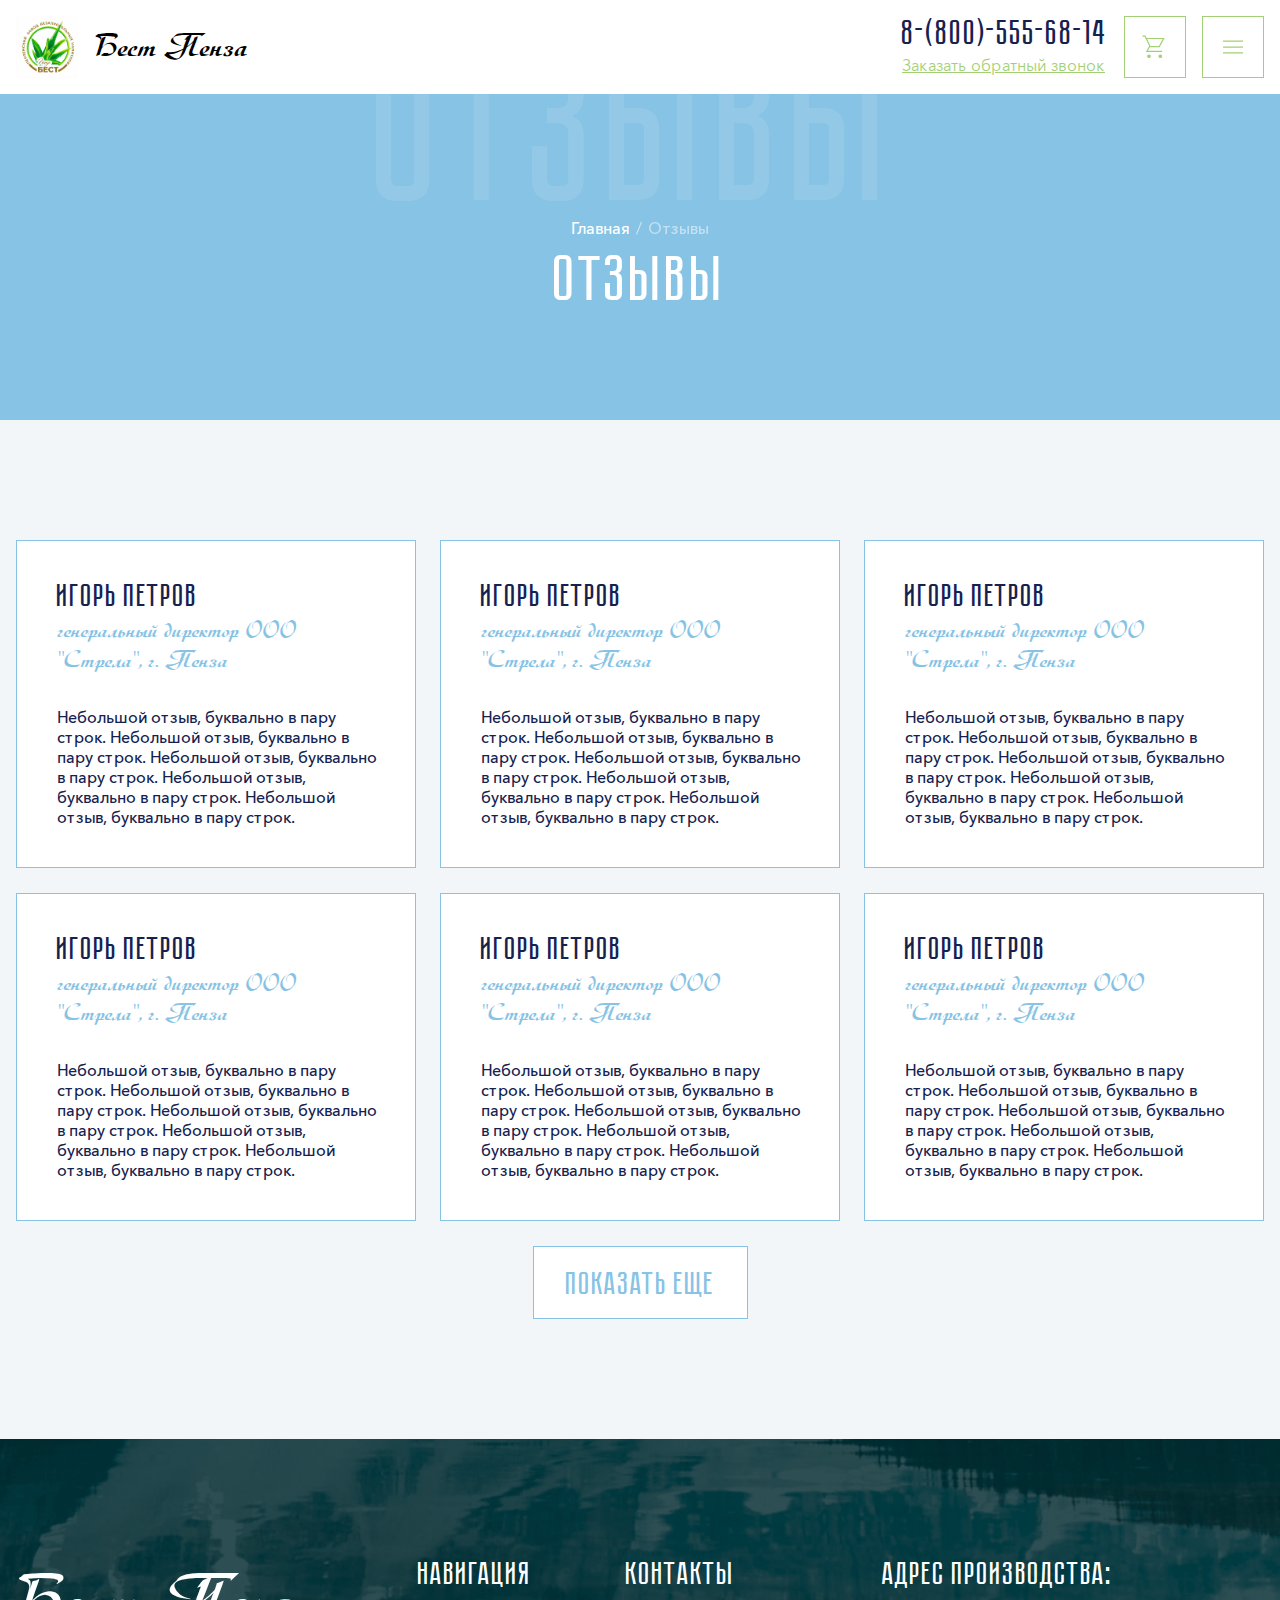
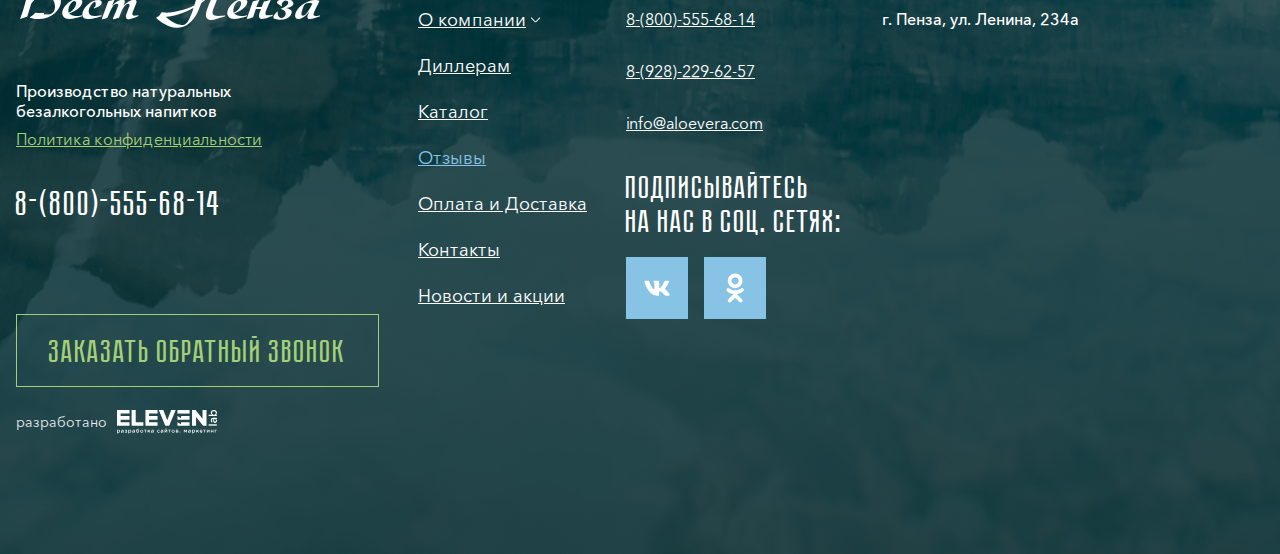
<file: reviews.html>
<!DOCTYPE html>
<html lang="ru">

<head>
	<meta charset="UTF-8">
	<meta http-equiv="X-UA-Compatible" content="IE=edge">
	<meta name="viewport" content="width=device-width, initial-scale=1.0">
	<title>Best Penza</title>

	<meta property="og:image" content="path/to/image.jpg">
	<link rel="shortcut icon" href="img/favicon/favicon.ico" type="image/x-icon">

	<!-- add plugins css -->
	<link rel="stylesheet" href="css/bootstrap.min.css">
	<link rel="stylesheet" href="css/slick.css">
	<link rel="stylesheet" href="https://cdn.jsdelivr.net/npm/@fancyapps/ui@5.0/dist/fancybox/fancybox.css" />
	<!-- add plugins css end -->

	<link rel="stylesheet" href="css/style.css">
	<link rel="stylesheet" href="css/header.css">
	<link rel="stylesheet" href="css/footer.css">
	<link rel="stylesheet" href="css/main.css">
	<link rel="stylesheet" href="css/media.css">
</head>

<body>

	<header>
		<div class="container">
			<div class="row">
				<div class="col-12 d-flex align-items-center flex-wrap">
					<a href="index.html" class="logo">
						<span class="logo-icon"><img src="img/logo.png" alt=""></span>
						<span class="logo-text">Бест Пенза</span>
					</a>
					<nav class="nav nav-menu">
						<div class="nav-menu__header">
							<a href="index.html" class="logo">
								<span class="logo-icon"><img src="img/logo.png" alt=""></span>
								<span class="logo-text">Бест Пенза</span>
							</a>
							<div class="nav-menu__close"><svg class="svg-icon">
									<use xlink:href="img/sprite.svg#close"></use>
								</svg></div>
						</div>
	
						<ul class="menu my-ul">
							<li class="dropdown nav-item"><a href="about.html" class="dropdown-toggle nav-link"
									data-bs-toggle="dropdown">О компании</a>
								<div class="dropdown-menu">
									<a href="about.html" class="dropdown-item">О компании</a>
									<a href="about.html" class="dropdown-item">История</a>
									<a href="about.html" class="dropdown-item">Награды</a>
									<a href="about.html" class="dropdown-item">Социальные инициативы</a>
									<a href="about.html" class="dropdown-item">Философия бренда</a>
								</div>
							</li>
							<li class="nav-item"><a href="catalog.html" class="nav-link">Каталог</a></li>
							<li class="nav-item"><a href="payments.html" class="nav-link">Оплата и доставка</a></li>
							<li class="nav-item"><a href="dealers.html" class="nav-link">Диллерам</a></li>
							<li class="nav-item"><a href="news.html" class="nav-link">Новости и акции</a></li>
							<li class="nav-item"><a href="contacts.html" class="nav-link">Контакты</a></li>
							<li class="nav-item"><a href="reviews.html" class="nav-link">Отзывы</a></li>
						</ul>
						<div class="header-contacts">
							<a href="tel:88005556814" class="phone">8-(800)-555-68-14</a>
							<a href="#" class="color-accent-green text-decoration link-callback" data-bs-toggle="modal"
								data-bs-target="#callbackModal">Заказать обратный звонок</a>
						</div>
	
						<a href="basket.html" class="btn-basket"><svg class="svg-icon">
								<use xlink:href="img/sprite.svg#basket"></use>
							</svg>
							<span>Корзина</span>
						</a>
					</nav>
					<div class="header-contacts">
						<a href="tel:88005556814" class="phone">8-(800)-555-68-14</a>
						<a href="#" class="color-accent-green text-decoration link-callback" data-bs-toggle="modal"
							data-bs-target="#callbackModal">Заказать обратный звонок</a>
					</div>
					<a href="basket.html" class="btn-basket"><svg class="svg-icon">
							<use xlink:href="img/sprite.svg#basket"></use>
						</svg></a>
	
					<a href="#" class="btn-burger">
						<svg class="svg-icon">
							<use xlink:href="img/sprite.svg#burger"></use>
						</svg>
					</a>
				</div>
			</div>
		</div>
	</header>

	<section class="page page-reviews bg-accent-blue">
		<div class="title-overlay">Отзывы</div>
		<div class="container">
			<div class="row">
				<div class="col-12 text-center">
					<div class="page-wrapper">
						
						<nav aria-label="breadcrumb" class="nav-breadcrumb">
							<ol class="breadcrumb">
								<li class="breadcrumb-item"><a href="index.html">Главная</a></li>
								<li class="breadcrumb-item active" aria-current="page">Отзывы</li>
							</ol>
						</nav>
						<h1 class="h2">Отзывы</h1>
					</div>
				</div>
			</div>
		</div>
	</section>

	<div class="our-news bg-light-blue">
		<div class="container">

			<div class="row">
				<div class="col-12 col-md-6 col-lg-4 mb-25 card-col">
					<div class="reviews-card">
						<h4 class="reviews-card__name">Игорь Петров</h4>
						<div class="reviews-card__position">генеральный директор ООО "Стрела", г. Пенза</div>
						<div class="box-text font-500">
							<p>Небольшой отзыв, буквально в пару строк. Небольшой отзыв, буквально в пару строк. Небольшой отзыв,
								буквально в пару
								строк. Небольшой отзыв, буквально в пару строк. Небольшой отзыв, буквально в пару строк.</p>
						</div>
					</div>
				</div>
				<div class="col-12 col-md-6 col-lg-4 mb-25 card-col">
					<div class="reviews-card">
						<h4 class="reviews-card__name">Игорь Петров</h4>
						<div class="reviews-card__position">генеральный директор ООО "Стрела", г. Пенза</div>
						<div class="box-text font-500">
							<p>Небольшой отзыв, буквально в пару строк. Небольшой отзыв, буквально в пару строк. Небольшой отзыв,
								буквально в пару
								строк. Небольшой отзыв, буквально в пару строк. Небольшой отзыв, буквально в пару строк.</p>
						</div>
					</div>
				</div>
				<div class="col-12 col-md-6 col-lg-4 mb-25 card-col">
					<div class="reviews-card">
						<h4 class="reviews-card__name">Игорь Петров</h4>
						<div class="reviews-card__position">генеральный директор ООО "Стрела", г. Пенза</div>
						<div class="box-text font-500">
							<p>Небольшой отзыв, буквально в пару строк. Небольшой отзыв, буквально в пару строк. Небольшой отзыв,
								буквально в пару
								строк. Небольшой отзыв, буквально в пару строк. Небольшой отзыв, буквально в пару строк.</p>
						</div>
					</div>
				</div>

				<div class="col-12 col-md-6 col-lg-4 mb-25 card-col">
					<div class="reviews-card">
						<h4 class="reviews-card__name">Игорь Петров</h4>
						<div class="reviews-card__position">генеральный директор ООО "Стрела", г. Пенза</div>
						<div class="box-text font-500">
							<p>Небольшой отзыв, буквально в пару строк. Небольшой отзыв, буквально в пару строк. Небольшой отзыв,
								буквально в пару
								строк. Небольшой отзыв, буквально в пару строк. Небольшой отзыв, буквально в пару строк.</p>
						</div>
					</div>
				</div>

				<div class="col-12 col-md-6 col-lg-4 mb-25 card-col">
					<div class="reviews-card">
						<h4 class="reviews-card__name">Игорь Петров</h4>
						<div class="reviews-card__position">генеральный директор ООО "Стрела", г. Пенза</div>
						<div class="box-text font-500">
							<p>Небольшой отзыв, буквально в пару строк. Небольшой отзыв, буквально в пару строк. Небольшой отзыв,
								буквально в пару
								строк. Небольшой отзыв, буквально в пару строк. Небольшой отзыв, буквально в пару строк.</p>
						</div>
					</div>
				</div>

				<div class="col-12 col-md-6 col-lg-4 mb-25 card-col">
					<div class="reviews-card">
						<h4 class="reviews-card__name">Игорь Петров</h4>
						<div class="reviews-card__position">генеральный директор ООО "Стрела", г. Пенза</div>
						<div class="box-text font-500">
							<p>Небольшой отзыв, буквально в пару строк. Небольшой отзыв, буквально в пару строк. Небольшой отзыв,
								буквально в пару
								строк. Небольшой отзыв, буквально в пару строк. Небольшой отзыв, буквально в пару строк.</p>
						</div>
					</div>
				</div>

				<div class="col-12 col-md-6 col-lg-4 mb-25 card-col">
					<div class="reviews-card">
						<h4 class="reviews-card__name">Игорь Петров</h4>
						<div class="reviews-card__position">генеральный директор ООО "Стрела", г. Пенза</div>
						<div class="box-text font-500">
							<p>Небольшой отзыв, буквально в пару строк. Небольшой отзыв, буквально в пару строк. Небольшой отзыв,
								буквально в пару
								строк. Небольшой отзыв, буквально в пару строк. Небольшой отзыв, буквально в пару строк.</p>
						</div>
					</div>
				</div>

				<div class="col-12 col-md-6 col-lg-4 mb-25 card-col">
					<div class="reviews-card">
						<h4 class="reviews-card__name">Игорь Петров</h4>
						<div class="reviews-card__position">генеральный директор ООО "Стрела", г. Пенза</div>
						<div class="box-text font-500">
							<p>Небольшой отзыв, буквально в пару строк. Небольшой отзыв, буквально в пару строк. Небольшой отзыв,
								буквально в пару
								строк. Небольшой отзыв, буквально в пару строк. Небольшой отзыв, буквально в пару строк.</p>
						</div>
					</div>
				</div>

				<div class="col-12 col-md-6 col-lg-4 mb-25 card-col">
					<div class="reviews-card">
						<h4 class="reviews-card__name">Игорь Петров</h4>
						<div class="reviews-card__position">генеральный директор ООО "Стрела", г. Пенза</div>
						<div class="box-text font-500">
							<p>Небольшой отзыв, буквально в пару строк. Небольшой отзыв, буквально в пару строк. Небольшой отзыв,
								буквально в пару
								строк. Небольшой отзыв, буквально в пару строк. Небольшой отзыв, буквально в пару строк.</p>
						</div>
					</div>
				</div>

				<div class="col-12">
					<a href="#" class="btn btn-border-blue btn-md m-auto btn-toggle-news">показать еще</a>
				</div>
			</div>
		</div>
	</div>

	<footer>
		<div class="container">
			<div class="row">
				<div class="col-12 d-flex flex-wrap">
					<div class="footer-column">
						<a href="index.html" class="footer-logo">Бест Пенза</a>
	
						<div class="company-description font-500">
							<p>Производство натуральных безалкогольных напитков</p>
						</div>
						<a href="#" class="color-accent-green text-decoration">Политика конфиденциальности</a>
						<a href="tel:88005556814" class="phone">8-(800)-555-68-14</a>
	
						<a href="#" class="btn btn-md btn-border-green" data-bs-toggle="modal"
							data-bs-target="#callbackModal">Заказать обратный звонок</a>
					</div>
					<div class="footer-column footer-navigation">
						<h4>Навигация</h4>
						<ul class="menu my-ul">
							<li class="dropdown nav-item"><a href="about.html" class="dropdown-toggle nav-link"
									data-bs-toggle="dropdown">О
									компании</a>
								<div class="dropdown-menu">
									<a href="about.html" class="dropdown-item">О компании</a>
									<a href="about.html" class="dropdown-item">История</a>
									<a href="about.html" class="dropdown-item">Награды</a>
									<a href="about.html" class="dropdown-item">Социальные инициативы</a>
									<a href="about.html" class="dropdown-item">Философия бренда</a>
								</div>
							</li>
							<li class="nav-item"><a href="dealers.html" class="nav-link">Диллерам</a></li>
							<li class="nav-item"><a href="catalog.html" class="nav-link">Каталог</a></li>
							<li class="nav-item"><a href="reviews.html" class="nav-link">Отзывы</a></li>
							<li class="nav-item"><a href="payments.html" class="nav-link">Оплата и Доставка</a></li>
							<li class="nav-item"><a href="contacts.html" class="nav-link">Контакты</a></li>
							<li class="nav-item"><a href="news.html" class="nav-link">Новости и акции</a></li>
						</ul>
					</div>
					<div class="footer-column">
						<h4>Контакты</h4>
						<a href="tel:88005556814" class="phone-link">8-(800)-555-68-14</a>
						<a href="tel:89282296257" class="phone-link">8-(928)-229-62-57</a>
						<a href="mailto:info@aloevera.com" class="phone-link">info@aloevera.com</a>
	
						<div class="subscribe-box">
							<h4>Подписывайтесь <br>
								на нас в соц. сетях:</h4>
							<ul class="list-social my-ul">
								<li><a href="#" target="_blank"><svg class="svg-icon">
											<use xlink:href="img/sprite.svg#vk"></use>
										</svg></a></li>
								<li><a href="#" target="_blank"><svg class="svg-icon">
											<use xlink:href="img/sprite.svg#ok"></use>
										</svg></a></li>
							</ul>
						</div>
					</div>
					<div class="footer-column footer-column-address">
						<h4>Адрес производства:</h4>
						<div class="address-box">
							<p>г. Пенза, ул. Ленина, 234а</p>
						</div>
						<div class="map">
							<iframe
								src="https://yandex.ru/map-widget/v1/?ll=44.998136%2C53.214831&mode=search&ol=geo&ouri=ymapsbm1%3A%2F%2Fgeo%3Fdata%3DCgc4MDQ0MjY0EjHQoNC-0YHRgdC40Y8sINCf0LXQvdC30LAsINGD0LvQuNGG0LAg0JvQtdC90LjQvdCwIgoNE_4zQhXs3FRC&z=16.17"
								style="position:relative;"></iframe>
						</div>
					</div>
					<a href="https://elevenlab.ru" class="developer-links" target="_blank">
						<span>разработано</span><img src="img/logo-developer.svg" alt="">
					</a>
				</div>
			</div>
		</div>
	</footer>
	
	<!-- Модальное окно -->
	<div class="modal fade" id="callbackModal" tabindex="-1" aria-hidden="true">
		<div class="modal-dialog modal-dialog-centered">
	
			<div class="modal-content">
				<button type="button" class="btn-close" data-bs-dismiss="modal" aria-label="Закрыть">
					<svg class="svg-icon">
						<use xlink:href="img/sprite.svg#modal-close"></use>
					</svg>
				</button>
				<div class="dealers-overlay modal-overlay callback-overlay">
					<div class="decor-line decor-line1"></div>
					<div class="decor-line decor-line2"></div>
					<div class="decor-line decor-line3"></div>
					<div class="decor-line decor-line4"></div>
					<div class="dealers-wrapper modal-wrapper callback-wrapper">
						<div class="modal-header">
							<div class="modal-title h2">Хотите заказать обратный звонок?</div>
							<div class="box-text">
								<p>Оставьте Ваши контактные данные и наш менеджер свяжется с Вами в течение получаса</p>
							</div>
	
						</div>
						<div class="modal-body">
							<form method="post" class="form-callback">
								<div class="row">
									<div class="col-12 col-md-6 mb-32">
										<div class="form-group">
											<div class="label-title">Имя*</div>
											<label><input type="text" placeholder="Введите Ваше имя" name="name" required
													class="form-control"></label>
										</div>
									</div>
									<div class="col-12 col-md-6 mb-32">
										<div class="form-group">
											<div class="label-title">Телефон</div>
											<label><input type="text" placeholder="Введите Ваше имя" name="phone" required
													class="form-control"></label>
										</div>
									</div>
								</div>
								<div class="row align-items-center">
									<div class="col-12 col-md-6 col-lg-7">
										<div class="consent font-500">
											<p>Нажимая кнопку «Отправить» Вы даете свое согласие на обработку персональных данных</p>
										</div>
									</div>
									<div class="col-12 col-md-6 col-lg-5">
										<button type="submit" class="btn btn-md btn-accent-blue">отправить</button>
									</div>
								</div>
							</form>
						</div>
					</div>
				</div>
			</div>
		</div>
	</div>

	<!-- add plugins js-->
	<script src="js/jquery.min.js"></script>
	<script src="js/bootstrap.bundle.min.js"></script>
	<script src="js/slick.min.js"></script>
	<script src="js/jquery.maskedinput.min.js"></script>
	<script src="https://cdn.jsdelivr.net/npm/@fancyapps/ui@5.0/dist/fancybox/fancybox.umd.js"></script>
	<!-- add plugins js end-->

	<script src="js/common.js"></script>

</body>

</html>
</file>
<file: css/style.css>
@font-face {
  font-family: "Pobeda";
  font-weight: 400;
  font-style: normal;
  src: url("../fonts/Pobeda/Pobeda-Regular.eot");
  src: url("../fonts/Pobeda/Pobeda-Regular.eot?#iefix") format("embedded-opentype"), url("../fonts/Pobeda/Pobeda-Regular.woff") format("woff"), url("../fonts/Pobeda/Pobeda-Regular.ttf") format("truetype");
}
@font-face {
  font-family: "Pobeda";
  font-weight: 700;
  font-style: normal;
  src: url("../fonts/Pobeda/Pobeda-Bold.eot");
  src: url("../fonts/Pobeda/Pobeda-Bold.eot?#iefix") format("embedded-opentype"), url("../fonts/Pobeda/Pobeda-Bold.woff") format("woff"), url("../fonts/Pobeda/Pobeda-Bold.ttf") format("truetype");
}
@font-face {
  font-family: "AvenirNextCyr";
  font-weight: 400;
  font-style: normal;
  src: url("../fonts/AvenirNextCyr/AvenirNextCyr-Regular.eot");
  src: url("../fonts/AvenirNextCyr/AvenirNextCyr-Regular.eot?#iefix") format("embedded-opentype"), url("../fonts/AvenirNextCyr/AvenirNextCyr-Regular.woff") format("woff"), url("../fonts/AvenirNextCyr/AvenirNextCyr-Regular.ttf") format("truetype");
}
@font-face {
  font-family: "AvenirNextCyr";
  font-weight: 500;
  font-style: normal;
  src: url("../fonts/AvenirNextCyr/AvenirNextCyr-Medium.eot");
  src: url("../fonts/AvenirNextCyr/AvenirNextCyr-Medium.eot?#iefix") format("embedded-opentype"), url("../fonts/AvenirNextCyr/AvenirNextCyr-Medium.woff") format("woff"), url("../fonts/AvenirNextCyr/AvenirNextCyr-Medium.ttf") format("truetype");
}
@font-face {
  font-family: "AvenirNextCyr";
  font-weight: 600;
  font-style: normal;
  src: url("../fonts/AvenirNextCyr/AvenirNextCyr-Demi.eot");
  src: url("../fonts/AvenirNextCyr/AvenirNextCyr-Demi.eot?#iefix") format("embedded-opentype"), url("../fonts/AvenirNextCyr/AvenirNextCyr-Demi.woff") format("woff"), url("../fonts/AvenirNextCyr/AvenirNextCyr-Demi.ttf") format("truetype");
}
@font-face {
  font-family: "Adagioscript";
  font-weight: 700;
  font-style: normal;
  src: url("../fonts/Adagioscript/Adagioscript.eot");
  src: url("../fonts/Adagioscript/Adagioscript.eot?#iefix") format("embedded-opentype"), url("../fonts/Adagioscript/Adagioscript.woff") format("woff"), url("../fonts/Adagioscript/Adagioscript.ttf") format("truetype");
}
* {
  -webkit-box-sizing: border-box;
  box-sizing: border-box;
  -webkit-font-smoothing: antialiased;
  -moz-osx-font-smoothing: grayscale;
}
*:before, *:after {
  -webkit-box-sizing: border-box;
  box-sizing: border-box;
}

html, body, div, span, applet, object, iframe, h1, h2, h3, h4, h5, h6, p, blockquote, pre, a, abbr, acronym, address, big, cite, code, del, dfn, em, img, ins, kbd, q, s, samp, small, strike, strong, sub, sup, tt, var, b, u, i, center, dl, dt, dd, ol, ul, li, fieldset, form, label, legend, table, caption, tbody, tfoot, thead, tr, th, td, article, aside, canvas, details, embed, figure, figcaption, footer, header, hgroup, menu, nav, output, ruby, section, summary, time, mark, audio, video {
  margin: 0;
  padding: 0;
  border: 0;
  font-size: 100%;
  font: inherit;
  vertical-align: baseline;
}

/* HTML5 display-role reset for older browsers */
article, aside, details, figcaption, figure, footer, header, hgroup, menu, nav, section {
  display: block;
}

blockquote, q {
  quotes: none;
}

blockquote:before, blockquote:after, q:before, q:after {
  content: "";
  content: none;
}

table {
  border-collapse: collapse;
  border-spacing: 0;
}

body {
  font-size: 16px;
  min-width: 320px;
  position: relative;
  line-height: normal;
  font-family: "AvenirNextCyr", sans-serif;
  font-weight: normal;
  background: #fff;
  color: #152250;
}

img {
  display: block;
  max-width: 100%;
  height: auto;
}

.text-center {
  text-align: center;
}

a {
  display: block;
  text-decoration: none;
  -webkit-transition: 0.3s ease;
  transition: 0.3s ease;
  outline: none;
  width: -webkit-fit-content;
  width: -moz-fit-content;
  width: fit-content;
}
a:hover, a:focus {
  text-decoration: none;
}

input, textarea, select, .form-control {
  outline: none;
  -webkit-box-shadow: none;
          box-shadow: none;
  -webkit-appearance: none;
     -moz-appearance: none;
          appearance: none;
  padding: 0 20px;
  -webkit-box-sizing: border-box;
          box-sizing: border-box;
  font-family: "AvenirNextCyr", sans-serif;
  border: 1px solid #152250;
  border-radius: 0;
  width: 100%;
  height: 62px;
  background: #fff;
  color: rgba(21, 34, 80, 0.4);
  font-size: 16px;
  cursor: pointer;
}
input::-webkit-input-placeholder, textarea::-webkit-input-placeholder, select::-webkit-input-placeholder, .form-control::-webkit-input-placeholder {
  color: rgba(21, 34, 80, 0.4);
}
input::-moz-placeholder, textarea::-moz-placeholder, select::-moz-placeholder, .form-control::-moz-placeholder {
  color: rgba(21, 34, 80, 0.4);
}
input:-ms-input-placeholder, textarea:-ms-input-placeholder, select:-ms-input-placeholder, .form-control:-ms-input-placeholder {
  color: rgba(21, 34, 80, 0.4);
}
input::-ms-input-placeholder, textarea::-ms-input-placeholder, select::-ms-input-placeholder, .form-control::-ms-input-placeholder {
  color: rgba(21, 34, 80, 0.4);
}
input::placeholder, textarea::placeholder, select::placeholder, .form-control::placeholder {
  color: rgba(21, 34, 80, 0.4);
}
input:hover, input:focus, textarea:hover, textarea:focus, select:hover, select:focus, .form-control:hover, .form-control:focus {
  outline: none;
  -webkit-box-shadow: none;
          box-shadow: none;
}
input:focus, textarea:focus, select:focus, .form-control:focus {
  color: rgba(21, 34, 80, 0.4);
}

input[type=radio], input[type=checkbox] {
  width: auto;
  height: auto;
  -webkit-appearance: auto;
     -moz-appearance: auto;
          appearance: auto;
  margin: 0 5px 0 0;
  display: inline;
}

label {
  display: block;
  width: 100%;
  margin: 0;
}

.label-title {
  width: 100%;
  margin: 0 0 16px;
  font-weight: 500;
  text-align: left;
}

textarea, textarea.form-control {
  resize: none;
  padding: 20px;
  height: 154px;
}

.form-callback {
  margin: 50px auto 0;
  width: 100%;
  max-width: 735px;
}
.form-callback [type=submit] {
  margin-left: auto;
}

.form-group.focus .label-title {
  color: #6fafd3;
}
.form-group.focus input, .form-group.focus textarea, .form-group.focus .form-control {
  -webkit-box-shadow: 4px 4px 0px 0px rgba(130, 187, 219, 0.5);
          box-shadow: 4px 4px 0px 0px rgba(130, 187, 219, 0.5);
  border-color: #6fafd3;
}
.form-group-error {
  color: #D076A1;
}
.form-group-error input, .form-group-error textarea, .form-group-error .form-control {
  -webkit-box-shadow: 4px 4px 0px 0px rgba(208, 118, 161, 0.5);
          box-shadow: 4px 4px 0px 0px rgba(208, 118, 161, 0.5);
  border-color: #D076A1;
}
.form-group.disabled .label-title {
  color: rgba(21, 34, 80, 0.3);
}
.form-group.disabled input, .form-group.disabled textarea, .form-group.disabled .form-control {
  color: rgba(21, 34, 80, 0.3);
  border-color: rgba(21, 34, 80, 0.3);
}

button, .btn {
  outline: none;
  -webkit-transition: 0.3s ease;
  transition: 0.3s ease;
  cursor: pointer;
  -webkit-box-shadow: none;
          box-shadow: none;
  font-family: "AvenirNextCyr", sans-serif;
  padding: 0;
  margin: 0;
  border: none;
  border-radius: 0;
}
button:hover, button:focus, .btn:hover, .btn:focus {
  outline: none;
  -webkit-box-shadow: none;
          box-shadow: none;
}

.btn {
  display: -webkit-box;
  display: -ms-flexbox;
  display: flex;
  -webkit-box-align: center;
      -ms-flex-align: center;
          align-items: center;
  -webkit-box-pack: center;
      -ms-flex-pack: center;
          justify-content: center;
  text-align: center;
  padding: 15px 24px 10px;
  font-size: 24px;
  line-height: normal;
  font-family: "Pobeda", sans-serif;
  font-weight: bold;
  border: 1px solid #fff;
  border-radius: 0;
  -webkit-transition: 0.3s ease;
  transition: 0.3s ease;
  height: 50px;
}

.btn-md {
  padding: 24px 32px 16px;
  font-size: 32px;
  height: 73px;
}

.btn-accent-blue {
  background: #87c3e5;
  color: #fff;
  border: 1px solid #fff;
}
.btn-accent-blue:hover {
  background: #6fafd3;
  color: #fff;
  border: 1px solid #fff;
}
.btn-accent-blue:focus, .btn-accent-blue.active {
  background: #6fafd3;
  border-color: #152250;
  color: #fff;
  -webkit-box-shadow: 4px 4px 4px 0px rgba(111, 175, 211, 0.4);
          box-shadow: 4px 4px 4px 0px rgba(111, 175, 211, 0.4);
}
.btn-accent-blue:disabled, .btn-accent-blue.disabled {
  opacity: 0.4;
  -webkit-appearance: none;
     -moz-appearance: none;
          appearance: none;
  background: #87c3e5;
  color: #fff;
  border-color: transparent;
}

.btn-accent-green {
  background: #a3d076;
  color: #fff;
  border: 1px solid #fff;
}
.btn-accent-green:hover {
  background: #95c269;
  color: #fff;
  border: 1px solid #fff;
}
.btn-accent-green:focus, .btn-accent-green:active, .btn-accent-green.active {
  background: #95c269;
  border-color: #152250;
  color: #fff;
  -webkit-box-shadow: 4px 4px 4px 0px rgba(149, 194, 105, 0.4);
          box-shadow: 4px 4px 4px 0px rgba(149, 194, 105, 0.4);
}
.btn-accent-green:disabled, .btn-accent-green.disabled {
  opacity: 0.4;
  -webkit-appearance: none;
     -moz-appearance: none;
          appearance: none;
  background: #a3d076;
  color: #fff;
  border-color: transparent;
}

.btn-accent-turquoise {
  background: #76d0b5;
  color: #fff;
  border: 1px solid #fff;
}
.btn-accent-turquoise:hover {
  background: #6bbfa6;
  color: #fff;
  border: 1px solid #fff;
}
.btn-accent-turquoise:focus, .btn-accent-turquoise:active, .btn-accent-turquoise.active {
  background: #76d0b5;
  border-color: #152250;
  color: #fff;
  -webkit-box-shadow: 4px 4px 4px 0px rgba(107, 191, 166, 0.4);
          box-shadow: 4px 4px 4px 0px rgba(107, 191, 166, 0.4);
}
.btn-accent-turquoise:disabled, .btn-accent-turquoise.disabled {
  opacity: 0.4;
  -webkit-appearance: none;
     -moz-appearance: none;
          appearance: none;
  background: #76d0b5;
  color: #fff;
  border-color: transparent;
}

.btn-dark {
  background: #152250;
  color: #fff;
  border: 1px solid #fff;
}
.btn-dark:hover {
  background: #5c637f;
  color: #fff;
  border: 1px solid #fff;
}
.btn-dark:focus, .btn-dark:active, .btn-dark.active {
  background: #5c637f;
  border-color: #152250;
  color: #fff;
  -webkit-box-shadow: 4px 4px 4px 0px rgba(92, 99, 127, 0.4);
          box-shadow: 4px 4px 4px 0px rgba(92, 99, 127, 0.4);
}
.btn-dark:disabled, .btn-dark.disabled {
  opacity: 0.2;
  -webkit-appearance: none;
     -moz-appearance: none;
          appearance: none;
  background: #152250;
  color: #fff;
  border-color: transparent;
}

.btn-border-blue {
  background: #fff;
  border: 1px solid #87c3e5;
  color: #87c3e5;
}
.btn-border-blue:hover {
  border-color: #fff;
  background: #87c3e5;
  color: #fff;
}
.btn-border-blue:focus, .btn-border-blue:active, .btn-border-blue.active {
  -webkit-box-shadow: 4px 4px 4px 0px rgba(111, 175, 211, 0.4);
          box-shadow: 4px 4px 4px 0px rgba(111, 175, 211, 0.4);
  border-color: #fff;
  color: #fff;
  background: #6fafd3;
}
.btn-border-blue:disabled, .btn-border-blue.disabled {
  opacity: 0.6;
  -webkit-appearance: none;
     -moz-appearance: none;
          appearance: none;
  background: #fff;
  color: #87c3e5;
  border-color: #87c3e5;
}

.btn-border-green {
  background: transparent;
  border: 1px solid #a3d076;
  color: #a3d076;
}
.btn-border-green:hover {
  border-color: #fff;
  background: #a3d076;
  color: #fff;
}
.btn-border-green:focus, .btn-border-green:active, .btn-border-green.active {
  -webkit-box-shadow: 4px 4px 4px 0px rgba(149, 194, 105, 0.4);
          box-shadow: 4px 4px 4px 0px rgba(149, 194, 105, 0.4);
  border-color: #fff;
  color: #fff;
  background: #95c269;
}
.btn-border-green:disabled, .btn-border-green.disabled {
  opacity: 0.6;
  -webkit-appearance: none;
     -moz-appearance: none;
          appearance: none;
  background: transparent;
  color: #a3d076;
  border-color: #a3d076;
}

.svg-icon {
  display: inline-block;
  width: 100%;
  height: 100%;
}

strong, b {
  font-weight: 600;
  display: inline;
}

ul, ol {
  padding: 0 0 0 20px;
}

.my-ul {
  list-style: none;
  padding: 0;
}

.list-dots {
  list-style-type: disc;
}

.list-cube li {
  position: relative;
  display: -webkit-box;
  display: -ms-flexbox;
  display: flex;
  -webkit-box-align: center;
      -ms-flex-align: center;
          align-items: center;
}
.list-cube li::before {
  content: "";
  background: #fff;
  margin: 0 8px 0 0;
  width: 4px;
  height: 4px;
  min-width: 4px;
}

h1, .h1 {
  width: 100%;
  margin: 0;
  font-family: "Pobeda", sans-serif;
  font-size: 90px;
  font-weight: bold;
  line-height: 83px;
}

h2, .h2 {
  width: 100%;
  margin: 0;
  font-family: "Pobeda", sans-serif;
  font-size: 64px;
  font-weight: bold;
  line-height: 60px;
  position: relative;
  z-index: 1;
}

h3, .h3 {
  width: 100%;
  margin: 0;
  font-family: "Pobeda", sans-serif;
  font-size: 40px;
  font-weight: bold;
  line-height: 40px;
}

h4, .h4 {
  width: 100%;
  margin: 0;
  font-family: "Pobeda", sans-serif;
  font-size: 32px;
  font-weight: bold;
  line-height: 34px;
}

h5, .h5 {
  width: 100%;
  margin: 0;
  font-family: "Pobeda", sans-serif;
  font-size: 24px;
  font-weight: bold;
  line-height: normal;
}

blockquote {
  font-size: 23px;
  font-weight: 700;
  font-style: italic;
  letter-spacing: 1.15px;
  line-height: 190%;
}

.title-overlay {
  opacity: 0.7;
  line-height: 170px;
  font-size: 195px;
  font-weight: bold;
  color: #fff;
  font-family: "Pobeda", sans-serif;
  text-align: center;
  width: 100%;
  z-index: -1;
  position: absolute;
  top: 50%;
  left: 50%;
  -webkit-transform: translate(-50%, -50%);
          transform: translate(-50%, -50%);
  white-space: nowrap;
}

.font-500 {
  font-weight: 500;
}

.font-600 {
  font-weight: 600;
}

.font-700 {
  font-weight: 700;
}

.box-text {
  font-size: 16px;
  line-height: normal;
}

.box-text-md {
  font-size: 24px;
  line-height: 32px;
}

.text-article {
  font-size: 20px;
  line-height: 32px;
  letter-spacing: 0.4px;
}
.text-article ul, .text-article p {
  margin: 0 0 48px;
}
.text-article ul:last-child, .text-article p:last-child {
  margin: 0;
}

.subtitle-text {
  font-size: 24px;
  font-weight: bold;
  font-family: "Adagioscript", sans-serif;
}

.text-decoration {
  text-decoration: underline;
}

.d-inline {
  display: inline;
}

.container {
  max-width: 1518px;
  padding: 0 16px;
}

.container-fluid {
  padding: 0 25px;
}

.row {
  margin: 0 -12px;
}
.row > * {
  padding: 0 12px;
}

.dropdown-toggle {
  display: -webkit-box;
  display: -ms-flexbox;
  display: flex;
  -webkit-box-align: center;
      -ms-flex-align: center;
          align-items: center;
}
.dropdown-toggle::after {
  content: "";
  margin: 0 0 0 4px;
  display: -webkit-box;
  display: -ms-flexbox;
  display: flex;
  -webkit-box-align: center;
      -ms-flex-align: center;
          align-items: center;
  -webkit-box-pack: center;
      -ms-flex-pack: center;
          justify-content: center;
  width: 11px;
  height: 6px;
  background: url("../img/arrow-dropdown.svg") no-repeat center;
  background-size: 100%;
  border: none;
}

.dropdown-menu {
  border-radius: 0;
  border: 1px solid #87c3e5;
  padding: 0;
  min-width: 240px;
  margin: 0;
  background: #fff;
  font-size: 16px;
  font-family: "AvenirNextCyr", sans-serif;
}

.dropdown-item {
  width: 100%;
  padding: 16px;
  border: 1px solid #D8E0E5;
  background: #f2f6f8;
  color: #152250;
}
.dropdown-item:hover {
  border-color: #87c3e5;
  color: #152250;
  background: #f2f6f8;
}
.dropdown-item:focus, .dropdown-item:active, .dropdown-item.active {
  background: #87c3e5;
  border-color: #87c3e5;
  color: #fff;
}

.link-page {
  display: -webkit-box;
  display: -ms-flexbox;
  display: flex;
  -webkit-box-align: center;
      -ms-flex-align: center;
          align-items: center;
  font-family: "Adagioscript", sans-serif;
  font-size: 24px;
  line-height: normal;
  padding: 0 0 4px;
}
.link-page svg {
  width: 28px;
  height: 24px;
  display: -webkit-box;
  display: -ms-flexbox;
  display: flex;
  -webkit-box-align: center;
      -ms-flex-align: center;
          align-items: center;
  -webkit-box-pack: center;
      -ms-flex-pack: center;
          justify-content: center;
  margin: 0 0 0 4px;
  -webkit-transition: 0.3s ease;
  transition: 0.3s ease;
}
.link-page:hover svg {
  margin: 0 0 0 12px;
}
.link-page:focus, .link-page:active, .link-page.active {
  background: #e7eef2;
}
.link-page-white {
  color: #fff;
}
.link-page-white svg {
  fill: #fff;
}
.link-page-white:hover {
  color: #fff;
}
.link-page-white:focus, .link-page-white:active, .link-page-white.active {
  color: #fff;
}
.link-page-green {
  color: #a3d076;
}
.link-page-green svg {
  fill: #a3d076;
}
.link-page-green:hover, .link-page-green:focus, .link-page-green:active, .link-page-green.active {
  color: #a3d076;
}
.link-page-green.disabled, .link-page-green:disabled {
  opacity: 0.5;
  color: #a3d076;
}
.link-page-blue {
  color: #87c3e5;
}
.link-page-blue svg {
  fill: #87c3e5;
}
.link-page-blue:hover, .link-page-blue:focus, .link-page-blue:active, .link-page-blue.active {
  color: #87c3e5;
}
.link-page-blue.disabled, .link-page-blue:disabled {
  opacity: 0.5;
  color: #87c3e5;
}
.link-page-turquoise {
  color: #76d0b5;
}
.link-page-turquoise svg {
  fill: #76d0b5;
}
.link-page-turquoise:hover, .link-page-turquoise:focus, .link-page-turquoise:active, .link-page-turquoise.active {
  color: #76d0b5;
}
.link-page-turquoise.disabled, .link-page-turquoise:disabled {
  opacity: 0.5;
  color: #76d0b5;
}
.link-page-dark {
  color: #152250;
}
.link-page-dark svg {
  fill: #152250;
}
.link-page-dark:hover, .link-page-dark:focus, .link-page-dark:active, .link-page-dark.active {
  color: #152250;
}
.link-page-dark.disabled, .link-page-dark:disabled {
  opacity: 0.5;
  color: #152250;
}

.color-accent-green {
  color: #a3d076;
}

a.color-accent-green:hover {
  color: #95c269;
}

.color-accent-blue {
  color: #87c3e5;
}

a.color-accent-blue:hover {
  color: #6fafd3;
}

.color-accent-turquoise {
  color: #76d0b5;
}

.color-light-blue {
  color: #f2f6f8;
}

.bg-accent-green {
  background: #a3d076;
}

.bg-accent-blue {
  background: #87c3e5;
}

.bg-accent-turquoise {
  background: #76d0b5;
}

.bg-light-blue {
  background: #f2f6f8;
}

.mb-16 {
  margin-bottom: 16px;
}

.mb-24 {
  margin-bottom: 24px;
}

.mb-25 {
  margin-bottom: 25px;
}

.mb-32 {
  margin-bottom: 32px;
}

.mb-35 {
  margin-bottom: 35px;
}

.mb-42 {
  margin-bottom: 42px;
}

.mb-46 {
  margin-bottom: 46px;
}

.mb-48 {
  margin-bottom: 48px;
}

.mb-55 {
  margin-bottom: 55px;
}

.mb-60 {
  margin-bottom: 60px;
}

.p-120 {
  padding: 120px 0;
}

.slick-slider {
  width: 100%;
  position: relative;
  z-index: 1;
}

.slick-slide {
  outline: none;
}

.slick-arrow {
  width: 126px;
  height: 126px;
  min-width: 126px;
  background: #87c3e5;
  fill: #fff;
  border: none;
  cursor: pointer;
  -webkit-transition: 0.3s ease;
  transition: 0.3s ease;
  padding: 36px 35px;
  z-index: 2;
}

.slick-arrow-green {
  background: #a3d076;
}

.slick-arrow-border-green {
  border: 1px solid #a3d076;
  background: #fff;
  fill: #a3d076;
}

.slider-nav {
  display: -webkit-box;
  display: -ms-flexbox;
  display: flex;
  -webkit-box-align: center;
      -ms-flex-align: center;
          align-items: center;
  width: -webkit-fit-content;
  width: -moz-fit-content;
  width: fit-content;
  background: #fff;
  padding: 24px;
}

.slick-dots {
  width: -webkit-fit-content;
  width: -moz-fit-content;
  width: fit-content;
  padding: 0;
  list-style: none;
  display: -webkit-box;
  display: -ms-flexbox;
  display: flex;
  -webkit-box-align: center;
      -ms-flex-align: center;
          align-items: center;
  position: relative;
  bottom: 0;
}
.slick-dots li {
  cursor: pointer;
  border-radius: 50%;
  width: 12px;
  height: 12px;
  margin: 0 11px 0 0;
  -webkit-transition: 0.3s ease;
  transition: 0.3s ease;
  border: 1px solid #152250;
  background: #fff;
}
.slick-dots li.slick-active {
  background: #152250;
}
.slick-dots li:last-child {
  margin: 0;
}
.slick-dots li button {
  display: none;
}

.counter-slide {
  display: -webkit-box;
  display: -ms-flexbox;
  display: flex;
  -webkit-box-align: center;
      -ms-flex-align: center;
          align-items: center;
  -webkit-box-ordinal-group: 2;
      -ms-flex-order: 1;
          order: 1;
  font-size: 54px;
  font-family: "Pobeda", sans-serif;
  font-weight: bold;
  line-height: 52px;
  -webkit-transition: 0.3s ease;
  transition: 0.3s ease;
}
.counter-slide .cp {
  min-width: 49px;
  text-align: center;
  -webkit-transition: 0.3s ease;
  transition: 0.3s ease;
}
.counter-slide::before {
  content: "";
  width: 75px;
  height: 1px;
  background: #152250;
  margin: 0 10px;
}

.list-social {
  display: -webkit-box;
  display: -ms-flexbox;
  display: flex;
  -webkit-box-align: start;
      -ms-flex-align: start;
          align-items: flex-start;
  -ms-flex-wrap: wrap;
      flex-wrap: wrap;
}
.list-social li {
  margin: 0 16px 0 0;
}
.list-social li:last-child {
  margin: 0;
}
.list-social li a {
  background: #87c3e5;
  fill: #fff;
  display: -webkit-box;
  display: -ms-flexbox;
  display: flex;
  -webkit-box-align: center;
      -ms-flex-align: center;
          align-items: center;
  -webkit-box-pack: center;
      -ms-flex-pack: center;
          justify-content: center;
  width: 62px;
  height: 62px;
  min-width: 62px;
  padding: 15px;
  border: 1px solid #87c3e5;
}
.list-social li a:hover {
  background: #fff;
  fill: #87c3e5;
}
.list-social li a:focus {
  background: #6fafd3;
  border-color: #6fafd3;
  fill: #fff;
}

.page {
  position: relative;
  overflow: hidden;
  z-index: 1;
  color: #fff;
  padding: 120px 0 106px;
}
.page .title-overlay {
  opacity: 0.1;
  top: -27px;
  -webkit-transform: translate(-50%, 0);
          transform: translate(-50%, 0);
}

.nav-breadcrumb {
  width: 100%;
  margin: 0 0 16px;
}

.breadcrumb {
  width: 100%;
  display: -webkit-box;
  display: -ms-flexbox;
  display: flex;
  -webkit-box-align: center;
      -ms-flex-align: center;
          align-items: center;
  -webkit-box-pack: center;
      -ms-flex-pack: center;
          justify-content: center;
  -ms-flex-wrap: wrap;
      flex-wrap: wrap;
  color: #fff;
  font-size: 16px;
  font-weight: 500;
  font-family: "AvenirNextCyr", sans-serif;
  margin: 4px 0;
}
.breadcrumb li {
  display: -webkit-box;
  display: -ms-flexbox;
  display: flex;
  -webkit-box-align: center;
      -ms-flex-align: center;
          align-items: center;
}
.breadcrumb li.active {
  opacity: 0.5;
  color: #fff;
}
.breadcrumb a {
  color: #fff;
  white-space: nowrap;
}
.breadcrumb .js-tab-content {
  display: none;
}
.breadcrumb .js-tab-content.active {
  display: -webkit-box;
  display: -ms-flexbox;
  display: flex;
}

.breadcrumb-v2 {
  -webkit-box-pack: start;
      -ms-flex-pack: start;
          justify-content: flex-start;
}
.breadcrumb-v2 li.active {
  color: rgba(21, 34, 80, 0.3);
}
.breadcrumb-v2 a {
  color: #152250;
}
.breadcrumb-v2 .breadcrumb-item + .breadcrumb-item::before {
  color: #152250;
}

.breadcrumb-item + .breadcrumb-item {
  padding-left: 6px;
}
.breadcrumb-item + .breadcrumb-item::before {
  content: "/";
  padding-right: 6px;
  color: #fff;
  opacity: 1;
}

.list-filter {
  width: 100%;
  display: -webkit-box;
  display: -ms-flexbox;
  display: flex;
  -webkit-box-align: center;
      -ms-flex-align: center;
          align-items: center;
  -webkit-box-pack: end;
      -ms-flex-pack: end;
          justify-content: flex-end;
  -ms-flex-wrap: wrap;
      flex-wrap: wrap;
  font-size: 24px;
  font-weight: bold;
  font-family: "Pobeda", sans-serif;
}
.list-filter li {
  margin: 0 24px 0 0;
}
.list-filter li:last-child {
  margin: 0;
}
.list-filter li a {
  color: #5c637f;
}
.list-filter li a:hover, .list-filter li a.active {
  color: #a3d076;
  text-decoration: underline;
}

.nav-pagination {
  width: 100%;
  margin: 5px 0 0;
}

.pagination {
  width: 100%;
  margin: 0;
  padding: 0;
  display: -webkit-box;
  display: -ms-flexbox;
  display: flex;
  -webkit-box-align: center;
      -ms-flex-align: center;
          align-items: center;
  -webkit-box-pack: center;
      -ms-flex-pack: center;
          justify-content: center;
}
.pagination .page-item {
  margin: 0 4px 0 0;
}
.pagination .page-item:first-child .page-link, .pagination .page-item:last-child .page-link {
  border-radius: 0;
}
.pagination .page-item.active .page-link {
  background: #fff;
  border-color: #a3d076;
  color: #a3d076;
}
.pagination .page-link {
  -webkit-box-shadow: none;
          box-shadow: none;
  padding: 8px 5px 2px;
  width: 50px;
  height: 50px;
  min-width: 50px;
  fill: #fff;
  display: -webkit-box;
  display: -ms-flexbox;
  display: flex;
  -webkit-box-align: center;
      -ms-flex-align: center;
          align-items: center;
  -webkit-box-pack: center;
      -ms-flex-pack: center;
          justify-content: center;
  border: 1px solid transparent;
  color: #a3d076;
  background: #fff;
  font-size: 32px;
  font-weight: bold;
  font-family: "Pobeda", sans-serif;
  cursor: pointer;
}
.pagination .page-link:hover, .pagination .page-link.active {
  background: #fff;
  border-color: #a3d076;
  color: #a3d076;
}
.pagination .page-link-arrow {
  border: none;
  background: #a3d076;
  padding: 5px;
}

.amount {
  display: -webkit-box;
  display: -ms-flexbox;
  display: flex;
  -webkit-box-align: center;
      -ms-flex-align: center;
          align-items: center;
  -webkit-box-pack: center;
      -ms-flex-pack: center;
          justify-content: center;
  padding: 8px;
  width: 96px;
  border: 1px solid #a3d076;
  height: 50px;
}
.amount input {
  padding: 0;
  border: none;
  text-align: center;
  margin: 0 auto;
  font-size: 24px;
  font-weight: bold;
  color: #a3d076;
  font-family: "Pobeda", sans-serif;
  height: 50px;
  width: 24px;
  background: transparent;
}
.amount span {
  width: 24px;
  height: 24px;
  min-width: 24px;
  display: -webkit-box;
  display: -ms-flexbox;
  display: flex;
  -webkit-box-align: center;
      -ms-flex-align: center;
          align-items: center;
  -webkit-box-pack: center;
      -ms-flex-pack: center;
          justify-content: center;
  stroke: #a3d076;
  cursor: pointer;
}

.amount-v2 {
  display: -webkit-box;
  display: -ms-flexbox;
  display: flex;
  -webkit-box-align: center;
      -ms-flex-align: center;
          align-items: center;
  padding: 16px;
  background: #fff;
  border: 1px solid #a3d076;
  height: 73px;
  min-width: 200px;
  margin: 0 auto 0 0;
}
.amount-v2 input {
  height: 100%;
  width: 100%;
  border: none;
  padding: 0;
  text-align: center;
  margin: 0 auto;
  font-size: 24px;
  font-weight: bold;
  color: #a3d076;
  font-family: "Pobeda", sans-serif;
}
.amount-v2 .down, .amount-v2 .up {
  cursor: pointer;
  display: -webkit-box;
  display: -ms-flexbox;
  display: flex;
  -webkit-box-align: center;
      -ms-flex-align: center;
          align-items: center;
  -webkit-box-pack: center;
      -ms-flex-pack: center;
          justify-content: center;
  width: 24px;
  min-width: 24px;
  height: 24px;
  stroke: #a3d076;
}

.label-radio {
  width: 100%;
  cursor: pointer;
  color: #152250;
  font-family: "AvenirNextCyr", sans-serif;
  font-size: 16px;
  font-weight: 500;
  display: -webkit-box;
  display: -ms-flexbox;
  display: flex;
  -webkit-box-align: center;
      -ms-flex-align: center;
          align-items: center;
  padding: 20px;
  position: relative;
  z-index: 1;
}
.label-radio input {
  position: absolute;
  left: 0;
  top: 0;
  z-index: -1;
  width: 100%;
  height: 100%;
  background: #fff;
  border: 1px solid #152250;
  border-radius: 0;
  -webkit-appearance: none;
     -moz-appearance: none;
          appearance: none;
  -webkit-transition: 0.3s ease;
  transition: 0.3s ease;
}
.label-radio input:checked {
  -webkit-box-shadow: 4px 4px 0px 0px rgba(130, 187, 219, 0.4);
          box-shadow: 4px 4px 0px 0px rgba(130, 187, 219, 0.4);
}
.label-radio input:checked + .label-radio__custom::before {
  opacity: 1;
}
.label-radio__custom {
  position: relative;
  width: 18px;
  height: 18px;
  min-width: 18px;
  border-radius: 50%;
  margin: 0 18px 0 0;
  border: 1px solid #152250;
}
.label-radio__custom::before {
  content: "";
  position: absolute;
  left: 50%;
  top: 50%;
  -webkit-transform: translate(-50%, -50%);
          transform: translate(-50%, -50%);
  background: #152250;
  border-radius: 50%;
  width: 10px;
  height: 10px;
  opacity: 0;
  -webkit-transition: 0.3s ease;
  transition: 0.3s ease;
}

.label-checkbox {
  position: relative;
  display: -webkit-box;
  display: -ms-flexbox;
  display: flex;
  -webkit-box-align: start;
      -ms-flex-align: start;
          align-items: flex-start;
  color: rgba(255, 255, 255, 0.5);
  color: #152250;
  font-family: "AvenirNextCyr", sans-serif;
  font-size: 16px;
  font-weight: 500;
}

.inp-check {
  display: none;
}

.checkbox-custom {
  margin: 0 12px 0 0;
  position: relative;
  border-radius: 6px;
  background-color: #fff;
  width: 16px;
  height: 16px;
  min-width: 16px;
  cursor: pointer;
}

.inp-check:checked ~ .checkbox-custom {
  background: #fff url("../img/check-black.svg") no-repeat center;
  background-size: 8px;
}

.label-file {
  width: 100%;
  height: auto;
  display: -webkit-box;
  display: -ms-flexbox;
  display: flex;
  -webkit-box-align: center;
      -ms-flex-align: center;
          align-items: center;
  -webkit-box-pack: center;
      -ms-flex-pack: center;
          justify-content: center;
}
.label-file input {
  display: none;
}

.list-label {
  width: 100%;
}
.list-label li {
  width: 100%;
  margin: 0 0 24px;
}
.list-label li:last-child {
  margin: 0;
}

.nav-tabs {
  width: 100%;
  border: none;
  border-radius: 0;
  display: -webkit-box;
  display: -ms-flexbox;
  display: flex;
  -webkit-box-align: stretch;
      -ms-flex-align: stretch;
          align-items: stretch;
}
.nav-tabs .nav-item {
  margin: 0;
  -webkit-box-flex: 1;
      -ms-flex: 1;
          flex: 1;
}
.nav-tabs .nav-link {
  margin: 0;
  height: 100%;
  width: 100%;
  text-align: center;
  padding: 24px 24px 16px;
  font-family: "Pobeda", sans-serif;
  font-weight: bold;
  font-size: 32px;
  line-height: normal;
  color: #fff;
  border: 1px solid #fff;
  border-radius: 0;
}
.nav-tabs .nav-link.active {
  background: #fff;
  color: #87c3e5;
  border-color: #fff;
}

.js-tab-content {
  display: none;
}
.js-tab-content.active {
  display: block;
}
</file>
<file: css/header.css>
header {
  background: #fff;
  position: relative;
  z-index: 5;
  width: 100%;
}

.logo {
  display: -webkit-box;
  display: -ms-flexbox;
  display: flex;
  -webkit-box-align: center;
      -ms-flex-align: center;
          align-items: center;
  font-family: "Adagioscript", sans-serif;
  color: #000;
  padding: 16px 0;
  font-size: 32px;
  font-weight: bold;
}
.logo-icon {
  width: 62px;
  display: -webkit-box;
  display: -ms-flexbox;
  display: flex;
  -webkit-box-align: center;
      -ms-flex-align: center;
          align-items: center;
  -webkit-box-pack: center;
      -ms-flex-pack: center;
          justify-content: center;
}
.logo-text {
  margin: 0 0 0 16px;
}

.nav-menu {
  margin: 0 auto;
}
.nav-menu .logo {
  font-size: 24px;
}
.nav-menu__header {
  width: 100%;
  display: none;
  -webkit-box-align: center;
      -ms-flex-align: center;
          align-items: center;
  -webkit-box-pack: justify;
      -ms-flex-pack: justify;
          justify-content: space-between;
  margin: 0 0 20px;
}
.nav-menu__close {
  display: -webkit-box;
  display: -ms-flexbox;
  display: flex;
  -webkit-box-align: center;
      -ms-flex-align: center;
          align-items: center;
  -webkit-box-pack: center;
      -ms-flex-pack: center;
          justify-content: center;
  width: 40px;
  height: 40px;
  border: 1px solid #a3d076;
  margin: 0 0 0 auto;
  cursor: pointer;
  fill: #a3d076;
  padding: 4px;
}
.nav-menu .header-contacts {
  display: none;
}
.nav-menu .btn-basket {
  display: none;
  color: #a3d076;
}
.nav-menu .btn-basket svg {
  width: 32px;
  height: 32px;
}

.menu {
  display: -webkit-box;
  display: -ms-flexbox;
  display: flex;
  -webkit-box-align: center;
      -ms-flex-align: center;
          align-items: center;
  font-size: 16px;
}
.menu .nav-item {
  margin: 0 24px 0 0;
}
.menu .nav-item:last-child {
  margin: 0;
}
.menu .nav-link {
  padding: 0;
  color: #152250;
}
.menu .nav-link:hover, .menu .nav-link.active {
  color: #87c3e5;
}

.phone {
  color: #152250;
  font-weight: bold;
  font-size: 40px;
  font-family: "Pobeda", sans-serif;
}

.link-callback {
  text-align: right;
  margin: 8px 0 0 auto;
}

.btn-basket, .btn-burger {
  display: -webkit-box;
  display: -ms-flexbox;
  display: flex;
  -webkit-box-align: center;
      -ms-flex-align: center;
          align-items: center;
  -webkit-box-pack: center;
      -ms-flex-pack: center;
          justify-content: center;
  width: 62px;
  height: 62px;
  margin: 0 0 0 16px;
  border: 1px solid #a3d076;
  padding: 15px;
  fill: #a3d076;
}
.btn-basket:hover, .btn-burger:hover {
  background: #a3d076;
  fill: #152250;
}

.btn-burger {
  display: none;
}
</file>
<file: css/footer.css>
footer {
  background: url("../img/footer-bg.png") no-repeat center;
  background-size: cover;
  padding: 120px 0;
  position: relative;
  z-index: 1;
  overflow: hidden;
  color: #fff;
}
footer::before {
  content: "";
  position: absolute;
  z-index: -1;
  width: 100%;
  height: 100%;
  -o-object-fit: cover;
     object-fit: cover;
  left: 0;
  top: 0;
  background: rgba(0, 39, 43, 0.8);
}
footer .container {
  max-width: 1680px;
}
footer .phone {
  color: #fff;
  margin: 40px 0 90px;
}
footer .menu {
  -webkit-box-orient: vertical;
  -webkit-box-direction: normal;
      -ms-flex-direction: column;
          flex-direction: column;
  -webkit-box-align: start;
      -ms-flex-align: start;
          align-items: flex-start;
}
footer .menu .nav-item {
  margin: 0 0 24px;
}
footer .menu .nav-link {
  color: #fff;
  text-decoration: underline;
}
footer .dropdown-toggle:after {
  -webkit-filter: brightness(0) invert(1);
          filter: brightness(0) invert(1);
}

.company-description {
  max-width: 231px;
  margin: 0 0 8px;
}

.footer-logo {
  color: #fff;
  font-size: 64px;
  font-weight: bold;
  font-family: "Adagioscript", sans-serif;
  margin: 0 0 40px;
}
.footer-logo:hover {
  color: #fff;
}

.footer-column {
  margin: 0 auto 0 0;
}
.footer-column:last-child {
  margin: 0;
}
.footer-column h4 {
  margin: 0 0 16px;
}

.phone-link {
  color: #fff;
  text-decoration: underline;
  margin: 0 0 32px;
}
.phone-link:last-child {
  margin: 0;
}
.phone-link:hover {
  color: #a3d076;
}

.subscribe-box {
  margin: 40px 0 0;
  max-width: 217px;
}

.footer-column-address {
  max-width: 587px;
  width: 100%;
}

.address-box {
  font-weight: 500;
  margin: 0 0 16px;
}

.map {
  max-width: 587px;
  width: 100%;
  height: 345px;
  -webkit-filter: grayscale(100%);
          filter: grayscale(100%);
}
.map iframe {
  width: 100%;
  height: 100%;
}

.developer-links {
  color: #e7eef2;
  display: -webkit-box;
  display: -ms-flexbox;
  display: flex;
  -webkit-box-align: center;
      -ms-flex-align: center;
          align-items: center;
  margin: 20px 0 0;
  font-size: 14px;
}
.developer-links span {
  margin: 0 10px 0 0;
}
.developer-links img {
  max-width: 100px;
}

.modal-dialog {
  max-width: 1224px;
  width: 100%;
}
.modal-dialog .btn-close {
  position: absolute;
  z-index: 2;
  opacity: 1;
  cursor: pointer;
  top: 36px;
  right: 40px;
  border-radius: 0;
  -webkit-box-sizing: border-box;
          box-sizing: border-box;
  padding: 8px;
  background: #fff;
  fill: #87c3e5;
  border: 1px solid #87c3e5;
  display: -webkit-box;
  display: -ms-flexbox;
  display: flex;
  -webkit-box-align: center;
      -ms-flex-align: center;
          align-items: center;
  -webkit-box-pack: center;
      -ms-flex-pack: center;
          justify-content: center;
  width: 48px;
  height: 48px;
  min-width: 48px;
  cursor: pointer;
}
.modal-dialog .form-callback {
  margin: 54px auto 0;
}
.modal-dialog .modal-overlay .decor-line3 {
  width: 121px;
}
.modal-dialog .modal-header .box-text {
  max-width: 440px;
}

.btn-close:focus {
  -webkit-box-shadow: none;
          box-shadow: none;
}

.modal-content {
  border-radius: 0;
  border: 1px solid #f2f6f8;
  background: #f2f6f8 url("../img/callback-bg.png") no-repeat center 84px;
  background-size: cover;
  padding: 120px 0;
  width: 100%;
  overflow: hidden;
}

.modal-header {
  -ms-flex-wrap: wrap;
      flex-wrap: wrap;
  border: none;
  border-radius: 0;
  padding: 0;
  width: 100%;
}
.modal-header .box-text {
  max-width: 440px;
  margin: 0 auto;
  font-weight: 500;
}

.modal-body {
  padding: 0;
  width: 100%;
  border: none;
  margin: 0;
}

.modal-title {
  text-align: center;
}
</file>
<file: css/main.css>
@charset "UTF-8";
.home {
  position: relative;
  z-index: 1;
  overflow: hidden;
  padding: 120px 0;
}

.home-bg-slider {
  position: absolute;
  left: 0;
  top: 0;
  width: 100%;
  height: 100%;
  z-index: -1;
}
.home-bg-slider .slick-list {
  width: 100%;
  height: 100%;
}
.home-bg-slider .slick-track {
  height: 100%;
}
.home-bg-slider__item {
  width: 100%;
  height: 100%;
  display: -webkit-box;
  display: -ms-flexbox;
  display: flex;
  -webkit-box-align: center;
      -ms-flex-align: center;
          align-items: center;
  -webkit-box-pack: center;
      -ms-flex-pack: center;
          justify-content: center;
}
.home-bg-slider__item > img:not(.img-decor) {
  width: 100%;
  height: 100%;
  -o-object-fit: cover;
     object-fit: cover;
}

.img-decor {
  position: absolute;
  z-index: 1;
  display: -webkit-box;
  display: -ms-flexbox;
  display: flex;
  -webkit-box-align: center;
      -ms-flex-align: center;
          align-items: center;
  -webkit-box-pack: center;
      -ms-flex-pack: center;
          justify-content: center;
}

.img-decor1 {
  left: 0;
  top: 0;
}

.img-decor2 {
  bottom: 0;
  left: 50%;
  -webkit-transform: translate(-50%, 0);
          transform: translate(-50%, 0);
  max-width: 1514px;
  padding: 0 16px;
  width: 100%;
  text-align: right;
  -webkit-box-align: end;
      -ms-flex-align: end;
          align-items: flex-end;
  -webkit-box-pack: end;
      -ms-flex-pack: end;
          justify-content: flex-end;
}

.home-overlay {
  padding: 24px;
  width: 100%;
  border: 1px solid transparent;
  -o-border-image: linear-gradient(180deg, #A7CCE1 0%, #FFF 100%) 1;
     border-image: -webkit-gradient(linear, left top, left bottom, from(#A7CCE1), to(#FFF)) 1;
     border-image: linear-gradient(180deg, #A7CCE1 0%, #FFF 100%) 1;
  background: rgba(255, 255, 255, 0.3);
  -webkit-backdrop-filter: blur(7.5px);
          backdrop-filter: blur(7.5px);
  position: relative;
  z-index: 1;
}
.home-overlay .decor-line1 {
  width: 217px;
}
.home-overlay .decor-line2 {
  height: 120px;
}
.home-overlay .decor-line3 {
  width: 214px;
  height: 1px;
  left: 100%;
  bottom: -1px;
  background: linear-gradient(268deg, rgba(255, 255, 255, 0) 0%, #FFF 100%);
}
.home-overlay .decor-line4 {
  width: 1px;
  height: 120px;
  top: 100%;
  left: -1px;
  background: -webkit-gradient(linear, left bottom, left top, from(rgba(255, 255, 255, 0)), to(#FFF));
  background: linear-gradient(0deg, rgba(255, 255, 255, 0) 0%, #FFF 100%);
}

.home-wrapper {
  width: 100%;
  min-height: 675px;
  border: 1px solid transparent;
  -o-border-image: linear-gradient(180deg, #A7CCE1 0%, #FFF 100%) 1;
     border-image: -webkit-gradient(linear, left top, left bottom, from(#A7CCE1), to(#FFF)) 1;
     border-image: linear-gradient(180deg, #A7CCE1 0%, #FFF 100%) 1;
  background: rgba(255, 255, 255, 0.3);
  position: relative;
  z-index: 1;
  display: -webkit-box;
  display: -ms-flexbox;
  display: flex;
  -webkit-box-align: center;
      -ms-flex-align: center;
          align-items: center;
}

.home-slider {
  max-width: 682px;
  width: 100%;
}
.home-slider-item {
  width: 100%;
  position: relative;
  padding: 72px;
}
.home-slider .box-text-md {
  margin: 16px 0 62px;
  max-width: 500px;
}
.home-slider__nav {
  position: absolute;
  right: 0;
  bottom: 0;
  z-index: 1;
  border: 1px solid #D8E0E5;
}

.home-image-slider {
  position: absolute;
  left: 445px;
  top: -115px;
  max-width: 1100px;
  z-index: -1;
}

.decor-line {
  position: absolute;
  z-index: -1;
  background: -webkit-gradient(linear, left top, left bottom, from(#A7CCE1), to(rgba(167, 204, 225, 0)));
  background: linear-gradient(180deg, #A7CCE1 0%, rgba(167, 204, 225, 0) 100%);
}

.decor-line1 {
  height: 1px;
  right: 100%;
  top: -1px;
  background: linear-gradient(267deg, #A7CCE1 0%, rgba(167, 204, 225, 0) 100%);
}

.decor-line2 {
  right: -1px;
  bottom: 100%;
  width: 1px;
  background: -webkit-gradient(linear, left bottom, left top, from(#A7CCE1), to(rgba(167, 204, 225, 0)));
  background: linear-gradient(0deg, #A7CCE1 0%, rgba(167, 204, 225, 0) 100%);
}

.about {
  padding: 113px 0 253px;
  background: #fff;
  position: relative;
  z-index: 1;
  overflow: hidden;
}
.about .title-overlay {
  bottom: 0;
  top: auto;
  -webkit-transform: translate(-50%, 0);
          transform: translate(-50%, 0);
  color: #f2f6f8;
  font-size: 260px;
  opacity: 1;
}

.about-image {
  position: relative;
  z-index: 1;
  background: #fff;
  border: 1px solid #87c3e5;
  padding: 24px;
  width: 100%;
  height: 357px;
  background: #fff;
  display: -webkit-box;
  display: -ms-flexbox;
  display: flex;
  -webkit-box-align: center;
      -ms-flex-align: center;
          align-items: center;
  -webkit-box-pack: center;
      -ms-flex-pack: center;
          justify-content: center;
}
.about-image__bg {
  width: 100%;
  height: 100%;
  border: 1px solid #87c3e5;
  display: -webkit-box;
  display: -ms-flexbox;
  display: flex;
  -webkit-box-align: center;
      -ms-flex-align: center;
          align-items: center;
  -webkit-box-pack: center;
      -ms-flex-pack: center;
          justify-content: center;
}
.about-image__bg img {
  width: 100%;
  height: 100%;
  -o-object-fit: cover;
     object-fit: cover;
}
.about-image__img {
  position: absolute;
  z-index: 1;
  left: 188px;
  top: -145px;
  max-width: 405px;
  width: 100%;
  display: -webkit-box;
  display: -ms-flexbox;
  display: flex;
  -webkit-box-align: center;
      -ms-flex-align: center;
          align-items: center;
  -webkit-box-pack: center;
      -ms-flex-pack: center;
          justify-content: center;
}
.about-image__img img {
  width: 100%;
}
.about-image .decor-line1 {
  width: 754px;
}
.about-image .decor-line2 {
  height: 123px;
  right: auto;
  left: -1px;
}
.about-image .decor-line3 {
  height: 223px;
  right: -1px;
  bottom: 100%;
  width: 1px;
  background: -webkit-gradient(linear, left bottom, left top, from(#A7CCE1), to(rgba(167, 204, 225, 0)));
  background: linear-gradient(0deg, #A7CCE1 0%, rgba(167, 204, 225, 0) 100%);
}
.about-image .decor-line4 {
  width: 754px;
  height: 1px;
  right: 100%;
  bottom: -1px;
  background: linear-gradient(267deg, #A7CCE1 0%, rgba(167, 204, 225, 0) 100%);
}

.about-box {
  display: -webkit-box;
  display: -ms-flexbox;
  display: flex;
  -webkit-box-align: center;
      -ms-flex-align: center;
          align-items: center;
  font-weight: 500;
}
.about-box__icon {
  padding: 15px;
  display: -webkit-box;
  display: -ms-flexbox;
  display: flex;
  -webkit-box-align: center;
      -ms-flex-align: center;
          align-items: center;
  -webkit-box-pack: center;
      -ms-flex-pack: center;
          justify-content: center;
  width: 62px;
  height: 62px;
  min-width: 62px;
  margin: 0 24px 0 0;
}
.about-box__text {
  max-width: 270px;
}

.our-factory {
  position: relative;
  overflow: hidden;
  z-index: 1;
  padding: 109px 0 168px;
}
.our-factory__content {
  position: relative;
  z-index: 2;
  min-width: 605px;
  border: 1px solid #87c3e5;
  background: rgba(255, 255, 255, 0.8);
  -webkit-backdrop-filter: blur(7.5px);
          backdrop-filter: blur(7.5px);
  margin: 0 auto 0 0;
  float: right;
  padding: 48px;
}
.our-factory__content .box-text {
  font-weight: 500;
  margin: 48px 0;
}
.our-factory__content .decor-line3 {
  right: 0;
  top: 100%;
  width: 1px;
  height: 250px;
  background: -webkit-gradient(linear, left top, left bottom, from(#A7CCE1), to(rgba(167, 204, 225, 0)));
  background: linear-gradient(180deg, #A7CCE1 0%, rgba(167, 204, 225, 0) 100%);
}
.our-factory__video {
  height: 542px;
  position: relative;
  z-index: 1;
  max-width: 934px;
  width: 100%;
  margin: 0 0 0 auto;
  padding: 24px;
  background: #fff;
  border: 1px solid #87c3e5;
}
.our-factory__video .decor-line1 {
  top: auto;
  bottom: 100%;
  width: 1px;
  height: 120px;
  background: -webkit-gradient(linear, left bottom, left top, from(#A7CCE1), to(rgba(167, 204, 225, 0)));
  background: linear-gradient(0deg, #A7CCE1 0%, rgba(167, 204, 225, 0) 100%);
}
.our-factory__video::before {
  content: "";
  position: absolute;
  left: 50%;
  top: 50%;
  -webkit-transform: translate(-50%, -50%);
          transform: translate(-50%, -50%);
  display: -webkit-box;
  display: -ms-flexbox;
  display: flex;
  -webkit-box-align: center;
      -ms-flex-align: center;
          align-items: center;
  -webkit-box-pack: center;
      -ms-flex-pack: center;
          justify-content: center;
  width: 110px;
  height: 110px;
  background: url("../img/play.svg") no-repeat center;
  background-size: 100%;
}
.our-factory__video img {
  width: 100%;
  height: 100%;
  -o-object-fit: cover;
     object-fit: cover;
  border: 1px solid #87c3e5;
}

.our-production {
  padding: 112px 0 118px;
  overflow: hidden;
}

.our-production-card {
  width: 100%;
  height: 100%;
  min-height: 489px;
  background: #fff;
  border: 1px solid transparent;
  padding: 24px;
}
.our-production-card.bg-accent-blue {
  border-color: #87c3e5;
}
.our-production-card.bg-accent-blue .our-production-card__wrapper {
  background: #87c3e5;
}
.our-production-card.bg-accent-green {
  border-color: #a3d076;
}
.our-production-card.bg-accent-green .our-production-card__wrapper {
  background: #a3d076;
}
.our-production-card.bg-accent-turquoise {
  border-color: #76d0b5;
}
.our-production-card.bg-accent-turquoise .our-production-card__wrapper {
  background: #76d0b5;
}
.our-production-card__image {
  position: absolute;
  right: 0;
  top: 50%;
  -webkit-transform: translate(0, -50%);
          transform: translate(0, -50%);
  height: 100%;
  display: -webkit-box;
  display: -ms-flexbox;
  display: flex;
  -webkit-box-align: end;
      -ms-flex-align: end;
          align-items: flex-end;
  -webkit-box-pack: end;
      -ms-flex-pack: end;
          justify-content: flex-end;
  z-index: -1;
}
.our-production-card__image img {
  width: 100%;
  height: 100%;
  -o-object-fit: cover;
     object-fit: cover;
}
.our-production-card__wrapper {
  width: 100%;
  height: 100%;
  position: relative;
  z-index: 1;
  overflow: hidden;
  padding: 20px 25px;
}
.our-production-card__content {
  height: 100%;
  display: -webkit-box;
  display: -ms-flexbox;
  display: flex;
  -webkit-box-orient: vertical;
  -webkit-box-direction: normal;
      -ms-flex-direction: column;
          flex-direction: column;
  -webkit-box-pack: end;
      -ms-flex-pack: end;
          justify-content: flex-end;
}
.our-production-card__title {
  color: #fff;
  margin: 0 0 8px;
}
.our-production-card__title:hover {
  color: #fff;
}
.our-production-card__overlay {
  position: absolute;
  z-index: -1;
  font-size: 240px;
  font-family: "Pobeda", sans-serif;
  line-height: 200px;
  font-weight: bold;
  color: #fff;
  opacity: 0.1;
  left: 0;
  top: 0;
}

.sales-geography {
  padding: 114px 0 118px;
  overflow: hidden;
}
.sales-geography .title-overlay {
  color: #f2f6f8;
}
.sales-geography__map {
  position: absolute;
  z-index: -1;
  width: 100%;
  top: 0;
  left: 0;
  display: -webkit-box;
  display: -ms-flexbox;
  display: flex;
  -webkit-box-align: center;
      -ms-flex-align: center;
          align-items: center;
  -webkit-box-pack: center;
      -ms-flex-pack: center;
          justify-content: center;
}
.sales-geography__map img {
  width: 100%;
}
.sales-geography__content {
  position: relative;
  z-index: 1;
  margin: auto 0 0 auto;
  max-width: 606px;
  width: 100%;
  border: 1px solid #76d0b5;
  background: rgba(255, 255, 255, 0.6);
  -webkit-backdrop-filter: blur(9px);
          backdrop-filter: blur(9px);
  padding: 54px;
}
.sales-geography__content h3 {
  max-width: 390px;
}
.sales-geography .decor-line1 {
  width: 251px;
  right: 100%;
  top: 100%;
  height: 1px;
  background: -webkit-gradient(linear, right top, left top, from(#76D0B5), to(rgba(118, 208, 181, 0)));
  background: linear-gradient(270deg, #76D0B5 0%, rgba(118, 208, 181, 0) 100%);
}
.sales-geography .decor-line2 {
  width: 1px;
  height: 341px;
  left: 100%;
  bottom: 100%;
  background: -webkit-gradient(linear, left bottom, left top, from(#76D0B5), to(rgba(118, 208, 181, 0)));
  background: linear-gradient(0deg, #76D0B5 0%, rgba(118, 208, 181, 0) 100%);
}

.sales-geography-wrapper {
  width: 100%;
  position: relative;
  z-index: 1;
  padding: 490px 20px 120px;
}

.list-country {
  width: 100%;
  display: -webkit-box;
  display: -ms-flexbox;
  display: flex;
  -webkit-box-align: start;
      -ms-flex-align: start;
          align-items: flex-start;
  -ms-flex-wrap: wrap;
      flex-wrap: wrap;
  margin: 24px 0 0;
  text-transform: capitalize;
  font-weight: 500;
  max-width: 350px;
}
.list-country li {
  padding: 16px 0;
  position: relative;
  display: -webkit-box;
  display: -ms-flexbox;
  display: flex;
  -webkit-box-align: center;
      -ms-flex-align: center;
          align-items: center;
  margin: 0 24px 0 0;
}
.list-country li:last-child {
  margin: 0;
}
.list-country li::before {
  content: "";
  display: inline-block;
  margin: 0 8px 0 0;
  width: 4px;
  height: 4px;
  min-width: 4px;
  background: #87c3e5;
}

.dealers {
  background: url("../img/dealers-bg.jpg") no-repeat center;
  background-size: cover;
  position: relative;
  z-index: 1;
  overflow: hidden;
  padding: 120px 0 0;
}
.dealers h2 {
  max-width: 520px;
  margin: 0 auto 29px;
}
.dealers .btn {
  margin: 0 auto;
}

.text-overlay {
  text-align: center;
  width: 100%;
  margin: 0 auto -52px;
  font-size: 195px;
  font-family: "Pobeda", sans-serif;
  font-weight: bold;
  line-height: 170px;
  color: rgba(255, 255, 255, 0.3);
  opacity: 0.4;
  -webkit-text-stroke: 1px #fff;
}

.dealers-overlay {
  position: relative;
  z-index: 1;
  margin: 0 auto;
  width: 100%;
  max-width: 984px;
  padding: 24px;
  background: rgba(255, 255, 255, 0.3);
  border: 1px solid #f2f6f8;
  -webkit-backdrop-filter: blur(7.5px);
          backdrop-filter: blur(7.5px);
  text-align: center;
}
.dealers-overlay .decor-line1 {
  width: 467px;
  background: -webkit-gradient(linear, left top, right top, from(rgba(255, 255, 255, 0)), to(#FFF));
  background: linear-gradient(90deg, rgba(255, 255, 255, 0) 0%, #FFF 100%);
}
.dealers-overlay .decor-line2 {
  height: 120px;
  background: -webkit-gradient(linear, left top, left bottom, from(rgba(255, 255, 255, 0)), to(#FFF));
  background: linear-gradient(180deg, rgba(255, 255, 255, 0) 0%, #FFF 100%);
}
.dealers-overlay .decor-line3 {
  width: 466px;
  height: 1px;
  left: 100%;
  top: 100%;
  background: -webkit-gradient(linear, right top, left top, from(rgba(255, 255, 255, 0)), to(#FFF));
  background: linear-gradient(270deg, rgba(255, 255, 255, 0) 0%, #FFF 100%);
}
.dealers-overlay .decor-line4 {
  background: -webkit-gradient(linear, left bottom, left top, from(rgba(255, 255, 255, 0)), to(#FFF));
  background: linear-gradient(0deg, rgba(255, 255, 255, 0) 0%, #FFF 100%);
  height: 120px;
  width: 1px;
  top: 100%;
  right: 100%;
}

.dealers-wrapper {
  border: 1px solid #fff;
  background: rgba(255, 255, 255, 0.3);
  width: 100%;
  padding: 47px;
}

.slogan {
  margin: 0 auto 29px;
  font-size: 24px;
  font-weight: bold;
  font-family: "Adagioscript", sans-serif;
}

.our-news {
  padding: 120px 0;
}
.our-news .subtitle-text {
  margin: -15px 0 0;
}

.news-card {
  width: 100%;
  height: 100%;
}
.news-card__img {
  padding: 24px;
  width: 100%;
  height: 351px;
  background: #fff;
  border: 1px solid transparent;
  border-bottom: none;
}
.news-card__img img {
  border: 1px solid transparent;
  width: 100%;
  height: 100%;
  -o-object-fit: cover;
     object-fit: cover;
}
.news-card__body {
  width: 100%;
  background: #fff;
  padding: 24px;
  border: 1px solid transparent;
}
.news-card .box-text {
  margin: 10px 0 24px;
  max-width: 420px;
}
.news-card-green .news-card__img {
  border-color: #a3d076;
}
.news-card-green .news-card__img img {
  border-color: #a3d076;
}
.news-card-green .news-card__body {
  border-color: #a3d076;
}
.news-card-blue .news-card__img {
  border-color: #87c3e5;
}
.news-card-blue .news-card__img img {
  border-color: #87c3e5;
}
.news-card-blue .news-card__body {
  border-color: #87c3e5;
}

.reviews {
  padding: 111px 0 27px;
  background: #fff;
  overflow: hidden;
}
.reviews .title-overlay {
  left: -50%;
  -webkit-transform: translate(0, -50%);
          transform: translate(0, -50%);
}
.reviews h2 {
  width: -webkit-fit-content;
  width: -moz-fit-content;
  width: fit-content;
}

.reviews-slider {
  padding: 0 114px;
}
.reviews-slider .slick-slide {
  padding: 0 12px;
}
.reviews-slider .slick-track {
  display: -webkit-box;
  display: -ms-flexbox;
  display: flex;
  -webkit-box-align: end;
      -ms-flex-align: end;
          align-items: flex-end;
}
.reviews-slider .slick-arrow {
  position: absolute;
  bottom: 0;
}
.reviews-slider .slick-prev {
  left: 0;
}
.reviews-slider .slick-next {
  right: 0;
}
.reviews-slider__nav {
  margin: 15px 0 0 auto;
  width: -webkit-fit-content;
  width: -moz-fit-content;
  width: fit-content;
}

.reviews-card {
  padding: 40px 30px 40px 40px;
  background: #fff;
  width: 100%;
  border: 1px solid #87c3e5;
}
.reviews-card__position {
  color: #87c3e5;
  font-family: "Adagioscript", sans-serif;
  font-size: 24px;
  font-weight: bold;
}
.reviews-card .box-text {
  margin: 32px 0 0;
  max-width: 437px;
}

.callback-section {
  background: url("../img/callback-bg.png") no-repeat center 64px;
  background-size: cover;
  position: relative;
  overflow: hidden;
  padding: 120px 0 0;
}
.callback-section .text-overlay {
  text-align: right;
  max-width: 1037px;
  margin: 0 auto -52px;
}
.callback-section h2 {
  text-align: center;
}

.callback-overlay {
  text-align: left;
  border-width: 1px;
  border-style: solid;
  -o-border-image: linear-gradient(180deg, #A7CCE1 0%, #FFF 100%) 1;
     border-image: -webkit-gradient(linear, left top, left bottom, from(#A7CCE1), to(#FFF)) 1;
     border-image: linear-gradient(180deg, #A7CCE1 0%, #FFF 100%) 1;
}
.callback-overlay .decor-line1 {
  width: 468px;
  background: -webkit-gradient(linear, right top, left top, from(#A7CCE1), to(#FFF));
  background: linear-gradient(270deg, #A7CCE1 0%, #FFF 100%);
}
.callback-overlay .decor-line2 {
  height: 120px;
  background: -webkit-gradient(linear, left bottom, left top, from(#A7CCE1), to(#FFF));
  background: linear-gradient(0deg, #A7CCE1 0%, #FFF 100%);
}
.callback-overlay .decor-line3 {
  width: 466px;
  height: 1px;
  left: 100%;
  top: 100%;
  background: -webkit-gradient(linear, right top, left top, from(rgba(255, 255, 255, 0)), to(#FFF));
  background: linear-gradient(270deg, rgba(255, 255, 255, 0) 0%, #FFF 100%);
}
.callback-overlay .decor-line4 {
  background: -webkit-gradient(linear, left bottom, left top, from(rgba(255, 255, 255, 0)), to(#FFF));
  background: linear-gradient(0deg, rgba(255, 255, 255, 0) 0%, #FFF 100%);
  height: 120px;
  width: 1px;
  top: 100%;
  right: 100%;
}

.callback-wrapper {
  border-width: 1px;
  border-style: solid;
  -o-border-image: linear-gradient(180deg, #A7CCE1 0%, #FFF 100%) 1;
     border-image: -webkit-gradient(linear, left top, left bottom, from(#A7CCE1), to(#FFF)) 1;
     border-image: linear-gradient(180deg, #A7CCE1 0%, #FFF 100%) 1;
  padding: 54px;
}
.callback-wrapper .box-text {
  max-width: 341px;
  text-align: center;
  margin: 0 auto;
}

.consent {
  max-width: 358px;
}

.card-col {
  display: none;
}
.card-col:nth-child(-n+6) {
  display: block;
}

.contacts-section {
  padding: 120px 0 108px;
}

.contacts-box {
  width: 100%;
  background: #fff;
  text-align: center;
  padding: 48px;
  border: 1px solid #87c3e5;
  -webkit-transition: 0.3s ease;
  transition: 0.3s ease;
}
.contacts-box:hover {
  -webkit-box-shadow: 24px -24px 0px 0px #87C3E5;
          box-shadow: 24px -24px 0px 0px #87C3E5;
}
.contacts-box__icon {
  display: -webkit-box;
  display: -ms-flexbox;
  display: flex;
  -webkit-box-align: center;
      -ms-flex-align: center;
          align-items: center;
  -webkit-box-pack: center;
      -ms-flex-pack: center;
          justify-content: center;
  background: #87c3e5;
  fill: #fff;
  margin: 0 auto 22px;
  padding: 15px;
  width: 62px;
  height: 62px;
}
.contacts-box h4 {
  margin: 0 auto 8px;
}
.contacts-box__link {
  margin: 0 auto 20px;
  text-decoration: underline;
  color: #6fafd3;
}
.contacts-box__link:last-child {
  margin: 0 auto;
}

.address-manufacturer {
  position: relative;
  z-index: 1;
}
.address-manufacturer::before {
  content: "";
  position: absolute;
  left: 0;
  bottom: 0;
  width: 100%;
  height: 50%;
  z-index: -1;
  background: #fff;
}
.address-manufacturer .address-box {
  margin: 16px auto;
}
.address-manufacturer__map {
  width: 100%;
  height: 600px;
  background: #fff;
  border: 1px solid #87c3e5;
  padding: 24px;
}
.address-manufacturer__map iframe {
  width: 100%;
  height: 100%;
}

.advantages-work {
  position: relative;
  z-index: 1;
}
.advantages-work h2 {
  margin: 113px 0 54px;
  width: 50%;
}
.advantages-work__img {
  background: #fff;
  border: 1px solid #87c3e5;
  padding: 24px;
  display: -webkit-box;
  display: -ms-flexbox;
  display: flex;
  -webkit-box-align: center;
      -ms-flex-align: center;
          align-items: center;
  -webkit-box-pack: center;
      -ms-flex-pack: center;
          justify-content: center;
  max-width: 618px;
  width: 100%;
  position: relative;
  z-index: 1;
}
.advantages-work__img img {
  width: 100%;
  border: 1px solid #87C3E5;
}

.advantages-work__img1 {
  margin: -80px 0 -112px;
}

.advantages-work-list {
  width: 100%;
  display: -webkit-box;
  display: -ms-flexbox;
  display: flex;
  -webkit-box-align: stretch;
      -ms-flex-align: stretch;
          align-items: stretch;
  -ms-flex-wrap: wrap;
      flex-wrap: wrap;
}
.advantages-work-list-item {
  width: 50%;
  display: -webkit-box;
  display: -ms-flexbox;
  display: flex;
  -webkit-box-align: center;
      -ms-flex-align: center;
          align-items: center;
  border: 1px solid #87c3e5;
  padding: 24px;
}
.advantages-work-list-item:first-child, .advantages-work-list-item:nth-child(2) {
  border-bottom: none;
}
.advantages-work-list-item:nth-child(odd) {
  border-right: none;
}
.advantages-work-list-item__icon {
  display: -webkit-box;
  display: -ms-flexbox;
  display: flex;
  -webkit-box-align: center;
      -ms-flex-align: center;
          align-items: center;
  -webkit-box-pack: center;
      -ms-flex-pack: center;
          justify-content: center;
  width: 62px;
  height: 62px;
  min-width: 62px;
  padding: 11px;
}
.advantages-work-list-item__text {
  padding: 0 0 0 24px;
}

.advantages-work__img2 {
  -webkit-box-shadow: -24px 24px 0px 0px #87C3E5;
          box-shadow: -24px 24px 0px 0px #87C3E5;
  max-width: 372px;
  margin: 0 0 0 auto;
  border-top: none;
}

.advantages-work-column {
  width: 50%;
}
.advantages-work-column:nth-child(2) {
  margin: -30px 0 0;
}

.cooperation-section {
  padding: 240px 0 0;
}
.cooperation-section .text-overlay {
  text-align: left;
  max-width: 984px;
}
.cooperation-section .box-text {
  max-width: 380px;
}
.cooperation-section .decor-line2 {
  height: 240px;
}

.payments-section {
  padding: 120px 0 100px;
}

.payments-card {
  position: relative;
  z-index: 1;
  width: 100%;
  background: #fff;
  border: 1px solid #87c3e5;
  padding: 48px;
  -webkit-backdrop-filter: blur(5px);
          backdrop-filter: blur(5px);
  -webkit-transition: 0.3s ease;
  transition: 0.3s ease;
}
.payments-card:hover {
  -webkit-box-shadow: 40px 40px 0px 0px #87C3E5;
          box-shadow: 40px 40px 0px 0px #87C3E5;
}
.payments-card h2, .payments-card .h2 {
  color: #6fafd3;
}
.payments-card-box {
  margin: 48px 0 0;
}
.payments-card h3 {
  margin: 0 0 8px;
}
.payments-card__description {
  margin: 48px 0 0;
  font-size: 18px;
  font-weight: bold;
  font-style: italic;
  color: #6fafd3;
}

.delivery-section {
  padding: 0 0 95px;
}
.delivery-section h3 {
  max-width: 295px;
}

.delivery-title h4 {
  font-family: "Adagioscript", sans-serif;
  line-height: 28px;
}

.delivery-box {
  width: 100%;
  height: 100%;
  padding: 24px;
  text-align: center;
  background: #fff;
  border: 1px solid #87c3e5;
  font-weight: 500;
}
.delivery-box__logo {
  display: -webkit-box;
  display: -ms-flexbox;
  display: flex;
  -webkit-box-align: center;
      -ms-flex-align: center;
          align-items: center;
  -webkit-box-pack: center;
      -ms-flex-pack: center;
          justify-content: center;
  height: 80px;
  width: 100%;
  margin: 0 auto 16px;
}
.delivery-box__logo img {
  max-height: 100%;
}

.catalog-section {
  padding: 115px 0;
}

.product-card {
  width: 100%;
  position: relative;
  z-index: 1;
  background: #fff;
  border: 1px solid #a3d076;
  overflow: hidden;
}
.product-card__img {
  width: 100%;
  height: 400px;
  display: -webkit-box;
  display: -ms-flexbox;
  display: flex;
  -webkit-box-align: center;
      -ms-flex-align: center;
          align-items: center;
  -webkit-box-pack: center;
      -ms-flex-pack: center;
          justify-content: center;
}
.product-card__body {
  width: 100%;
  padding: 24px;
}
.product-card__title {
  max-width: 306px;
}
.product-card__title:hover {
  color: #a3d076;
}
.product-card .list-characteristics {
  margin: 16px 0;
}
.product-card__footer {
  width: 100%;
  margin: 16px 0 0;
  display: -webkit-box;
  display: -ms-flexbox;
  display: flex;
  -webkit-box-align: start;
      -ms-flex-align: start;
          align-items: flex-start;
}
.product-card .amount {
  margin: 0 auto 0 0;
}

.btn-add-card {
  width: 100%;
  margin: 0 0 0 16px;
}

.price-wrapper {
  display: -webkit-box;
  display: -ms-flexbox;
  display: flex;
  -webkit-box-align: center;
      -ms-flex-align: center;
          align-items: center;
  -ms-flex-wrap: wrap;
      flex-wrap: wrap;
  font-size: 20px;
  font-weight: 500;
}

.old-price, .new-price {
  margin: 0 0 8px;
}

.old-price {
  margin: 0 0 8px 16px;
  text-decoration: line-through;
  color: rgba(21, 34, 80, 0.3);
}

.list-characteristics {
  width: 100%;
  font-weight: 500;
}
.list-characteristics li {
  width: 100%;
  position: relative;
  z-index: 1;
  display: -webkit-box;
  display: -ms-flexbox;
  display: flex;
  -webkit-box-align: center;
      -ms-flex-align: center;
          align-items: center;
  margin: 0 0 16px;
}
.list-characteristics li:last-child {
  margin: 0;
}
.list-characteristics li::before {
  content: "";
  position: absolute;
  z-index: -1;
  width: 100%;
  height: 1px;
  background: #D8E0E5;
  top: 50%;
  left: 0;
  -webkit-transform: translate(0, -50%);
          transform: translate(0, -50%);
}
.list-characteristics p, .list-characteristics span {
  position: relative;
  background: #fff;
}
.list-characteristics p {
  max-width: 186px;
  padding: 0 16px 0 0;
}
.list-characteristics span {
  text-align: right;
  padding: 0 0 0 16px;
  margin: 0 0 0 auto;
  white-space: nowrap;
}

.product-card-slider {
  width: 100%;
  height: 100%;
}
.product-card-slider .slick-dots {
  -webkit-box-pack: center;
      -ms-flex-pack: center;
          justify-content: center;
  width: 100%;
  padding: 0 0 13px;
}
.product-card-slider .slick-dots li {
  width: 6px;
  height: 6px;
  margin: 0 6px 0 0;
  background: #D8E0E5;
  border: 1px solid #152250;
}
.product-card-slider .slick-dots li:last-child {
  margin: 0;
}
.product-card-slider .slick-dots li.slick-active {
  background: #152250;
}
.product-card-slider__img {
  width: 100%;
  height: 400px;
  display: -webkit-box;
  display: -ms-flexbox;
  display: flex;
  -webkit-box-align: center;
      -ms-flex-align: center;
          align-items: center;
  -webkit-box-pack: center;
      -ms-flex-pack: center;
          justify-content: center;
  margin: 0 auto;
}
.product-card-slider__img img {
  max-height: 100%;
}

.list-labels {
  width: 100%;
  display: -webkit-box;
  display: -ms-flexbox;
  display: flex;
  -webkit-box-align: start;
      -ms-flex-align: start;
          align-items: start;
  -webkit-box-pack: end;
      -ms-flex-pack: end;
          justify-content: flex-end;
  color: #fff;
  font-size: 12px;
  font-weight: 500;
  line-height: normal;
  position: absolute;
  left: 0;
  top: 0;
  z-index: 2;
}
.list-labels li {
  margin: 0 5px 5px 0;
  padding: 8px 16px;
}
.list-labels li:last-child {
  margin-right: 0;
}

.product-section {
  padding: 16px 0 120px;
}
.product-section h1 {
  margin: 45px 0 16px;
}
.product-section .list-characteristics {
  margin: 16px 0 0;
}
.product-section .list-characteristics li p, .product-section .list-characteristics li span {
  background: #f2f6f8;
}
.product-section .list-characteristics li p {
  max-width: 250px;
}

.product-wrapper {
  width: 100%;
  display: -webkit-box;
  display: -ms-flexbox;
  display: flex;
  -webkit-box-align: start;
      -ms-flex-align: start;
          align-items: flex-start;
  position: relative;
  z-index: 1;
}

.product-max-slider {
  width: calc(100% - 200px - 16px);
  margin: 0 0 0 auto;
}
.product-max-slider .slick-slide {
  background: #fff;
  height: 800px;
  width: 100%;
  border: 1px solid #a3d076;
  display: -webkit-box;
  display: -ms-flexbox;
  display: flex;
  -webkit-box-align: center;
      -ms-flex-align: center;
          align-items: center;
  -webkit-box-pack: center;
      -ms-flex-pack: center;
          justify-content: center;
}
.product-max-slider .slick-slide img {
  height: 100%;
  max-width: 100%;
}
.product-max-slider .slick-dots {
  position: absolute;
  bottom: 41px;
  left: 0;
  width: 100%;
  -webkit-box-pack: center;
      -ms-flex-pack: center;
          justify-content: center;
}
.product-max-slider .slick-dots li {
  background: #e7eef2;
  border: none;
  width: 8px;
  height: 8px;
  margin: 0 8px 0 0;
}
.product-max-slider .slick-dots li.slick-active {
  background: #a3d076;
}
.product-max-slider .slick-arrow {
  width: 95px;
  height: 95px;
  min-width: 95px;
  padding: 20px;
  position: absolute;
  bottom: 0;
  left: 0;
}
.product-max-slider .slick-next {
  left: 95px;
}

.product-preview-slider {
  max-width: 200px;
  width: 100%;
}
.product-preview-slider .slick-slide {
  margin: 0 0 16px;
  width: 100%;
  height: 256px;
  background: #fff;
  border: 1px solid #a3d076;
  cursor: pointer;
}
.product-preview-slider .slick-slide img {
  max-width: 100%;
  height: 100%;
  margin: 0 auto;
}

.recommended-products {
  padding: 115px 0;
  overflow: hidden;
}

.recommended-products-slider {
  position: relative;
}
.recommended-products-slider .slick-arrow {
  position: absolute;
  top: 50%;
  -webkit-transform: translate(0, -50%);
          transform: translate(0, -50%);
  width: 95px;
  height: 95px;
  min-width: 95px;
  padding: 20px;
}
.recommended-products-slider .slick-prev {
  left: -95px;
}
.recommended-products-slider .slick-next {
  right: -95px;
}
.recommended-products-slider .slick-slide {
  padding: 0 12px;
}
.recommended-products-slider .slick-list {
  margin: 0 -12px;
}

.product-content {
  padding: 60px 39px 0;
}
.product-content .box-text {
  margin: 16px 0 0;
}
.product-content__footer {
  margin: 30px 0 0;
  width: 100%;
  display: -webkit-box;
  display: -ms-flexbox;
  display: flex;
  -webkit-box-align: start;
      -ms-flex-align: start;
          align-items: flex-start;
}
.product-content .price-wrapper {
  margin: 46px 0 0;
  font-size: 32px;
  font-family: "Pobeda", sans-serif;
  font-weight: bold;
}

.link-print {
  display: -webkit-box;
  display: -ms-flexbox;
  display: flex;
  -webkit-box-align: center;
      -ms-flex-align: center;
          align-items: center;
  margin: 0 0 16px;
}
.link-print:hover {
  color: #87c3e5;
}
.link-print:hover svg {
  fill: #87c3e5;
}
.link-print svg {
  fill: #a3d076;
  margin: 0 0 0 4px;
  width: 24px;
  height: 24px;
  display: -webkit-box;
  display: -ms-flexbox;
  display: flex;
  -webkit-box-align: center;
      -ms-flex-align: center;
          align-items: center;
  -webkit-box-pack: center;
      -ms-flex-pack: center;
          justify-content: center;
}

.product-content-box {
  margin: 45px 0 0;
}

.basket-section {
  padding: 120px 0;
}
.basket-section h1 {
  color: #505B65;
  margin: 0 0 14px;
}

.form-basket__footer {
  width: 100%;
  display: -webkit-box;
  display: -ms-flexbox;
  display: flex;
  -webkit-box-align: center;
      -ms-flex-align: center;
          align-items: center;
  -ms-flex-wrap: wrap;
      flex-wrap: wrap;
}
.form-basket .consent {
  font-weight: 500;
  max-width: 478px;
  margin: 0 auto 0 0;
}

.form-basket-total {
  width: 100%;
  background: #fff;
  padding: 32px;
  border: 1px solid #a3d076;
}
.form-basket-total .form-row {
  width: 100%;
  display: -webkit-box;
  display: -ms-flexbox;
  display: flex;
  -webkit-box-align: start;
      -ms-flex-align: start;
          align-items: flex-start;
}
.form-basket-total .form-row input {
  height: 50px;
}
.form-basket-total .btn-checkout {
  width: 100%;
}
.form-basket-total .list-characteristics {
  margin: 32px 0;
}
.form-basket-total .total-sum {
  color: #505B65;
  font-size: 40px;
  font-family: "Pobeda", sans-serif;
  font-weight: bold;
}

.product-card-row {
  width: 100%;
  display: -webkit-box;
  display: -ms-flexbox;
  display: flex;
  -webkit-box-align: center;
      -ms-flex-align: center;
          align-items: center;
  padding: 32px;
  background: #fff;
  border: 1px solid #a3d076;
  margin: 0 0 24px;
}
.product-card-row:last-child {
  margin: 0;
}
.product-card-row__img {
  background: #fff;
  width: 91px;
  height: 100px;
  display: -webkit-box;
  display: -ms-flexbox;
  display: flex;
  -webkit-box-align: center;
      -ms-flex-align: center;
          align-items: center;
  -webkit-box-pack: center;
      -ms-flex-pack: center;
          justify-content: center;
  border: 1px solid #a3d076;
}
.product-card-row__img img {
  max-height: 100%;
}
.product-card-row__body {
  padding: 0 32px;
  width: 345px;
}
.product-card-row .list-characteristics {
  margin: 10px 0 0;
}
.product-card-row .list-characteristics li::before {
  display: none;
}
.product-card-row .price-wrapper {
  font-family: "Pobeda", sans-serif;
  font-size: 32px;
  font-weight: bold;
  margin: 0 0 0 auto;
  -webkit-box-pack: end;
      -ms-flex-pack: end;
          justify-content: flex-end;
}
.product-card-row .old-price, .product-card-row .new-price {
  margin: 0;
}
.product-card-row .old-price {
  margin: 0 32px 0 0;
}
.product-card-row .amount {
  margin: 0 24px 0 32px;
  width: 136px;
}

.btn-clear {
  display: -webkit-box;
  display: -ms-flexbox;
  display: flex;
  -webkit-box-align: center;
      -ms-flex-align: center;
          align-items: center;
  -webkit-box-pack: center;
      -ms-flex-pack: center;
          justify-content: center;
  width: 32px;
  height: 32px;
  min-width: 32px;
}

.checkout-section {
  margin: 120px 0 0;
}

.checkout-box {
  width: 100%;
  background: #fff;
  border: 1px solid #87c3e5;
  padding: 32px;
}
.checkout-box h3 {
  margin: 0 0 24px;
}
.checkout-box .box-text {
  margin: 0 0 24px;
}

.result-file {
  margin: 24px 0;
  font-weight: 500;
}

.article-section h2 {
  margin: 0 0 48px;
}

.article-banner {
  margin: -80px 0 0;
  position: relative;
  z-index: 1;
  width: 100%;
  display: -webkit-box;
  display: -ms-flexbox;
  display: flex;
  -webkit-box-align: center;
      -ms-flex-align: center;
          align-items: center;
  -webkit-box-pack: center;
      -ms-flex-pack: center;
          justify-content: center;
  background: #fff;
  border: 1px solid #87c3e5;
  padding: 24px;
  height: 515px;
}
.article-banner img {
  width: 100%;
  height: 100%;
  -o-object-fit: cover;
     object-fit: cover;
  border: 1px solid #87c3e5;
}

.article-box {
  width: 100%;
  background: #fff;
  padding: 48px;
  border: 1px solid #87c3e5;
}
.article-box h4 {
  margin: 0 0 36px;
}
.article-box__image {
  font-size: 20px;
  letter-spacing: 0.4px;
  line-height: 32px;
  width: 100%;
  background: #fff;
  border: 1px solid #87c3e5;
}
.article-box__image-img {
  padding: 24px;
  display: -webkit-box;
  display: -ms-flexbox;
  display: flex;
  -webkit-box-align: center;
      -ms-flex-align: center;
          align-items: center;
  -webkit-box-pack: center;
      -ms-flex-pack: center;
          justify-content: center;
  border: 1px solid #87c3e5;
  height: 307px;
}
.article-box__image-img img {
  border: 1px solid #87c3e5;
  width: 100%;
  height: 100%;
  -o-object-fit: cover;
     object-fit: cover;
}
.article-box__image-img.img-max {
  height: 408px;
}
.article-box__image-body {
  padding: 16px;
  text-align: center;
  width: 100%;
  border: 1px solid #87c3e5;
}
.article-box__content h3 {
  margin: 0 0 40px;
}

.article-menu {
  font-weight: 500;
}
.article-menu li {
  margin: 0 0 36px;
}
.article-menu li:last-child {
  margin: 0;
}
.article-menu li ul {
  padding: 0 0 0 24px;
  margin: 36px 0 0;
}
.article-menu li ul ul {
  padding: 0 0 0 24px;
}
.article-menu li a {
  color: #152250;
}
.article-menu li a:hover, .article-menu li a:active, .article-menu li a.active {
  color: #87c3e5;
}

.article-box-info {
  width: 100%;
  background: #fff;
  padding: 24px;
  display: -webkit-box;
  display: -ms-flexbox;
  display: flex;
  -webkit-box-align: center;
      -ms-flex-align: center;
          align-items: center;
  border: 1px solid #87c3e5;
  margin: 0 0 24px;
  font-weight: 500;
}
.article-box-info:last-child {
  margin: 0;
}
.article-box-info__icon {
  display: -webkit-box;
  display: -ms-flexbox;
  display: flex;
  -webkit-box-align: center;
      -ms-flex-align: center;
          align-items: center;
  -webkit-box-pack: center;
      -ms-flex-pack: center;
          justify-content: center;
  fill: #87c3e5;
  width: 48px;
  height: 48px;
  min-width: 48px;
  margin: 0 24px 0 0;
}

.box-subtext {
  max-width: 605px;
  margin: 43px auto 0;
}

.quote {
  overflow: hidden;
  padding: 28px 0 28px 0;
  max-width: 800px;
  width: 100%;
  margin: 48px auto;
  position: relative;
  z-index: 1;
}
.quote::before {
  content: "”";
  position: absolute;
  font-family: "Pobeda", sans-serif;
  font-size: 200px;
  font-weight: bold;
  line-height: 190%;
  letter-spacing: 10px;
  right: -30px;
  top: -122px;
  z-index: -1;
}
.quote-content {
  width: 100%;
  padding: 0 80px 0 32px;
  border-left: 4px solid #152250;
}
.quote .box-text {
  font-size: 23px;
  font-weight: bold;
  letter-spacing: 1.15px;
  font-style: italic;
  line-height: 190%;
}

.quote-author {
  font-size: 18px;
  margin: 32px 0 0;
  letter-spacing: 0.9px;
  line-height: 190%;
}

.article-slider {
  width: calc(100% + 2px);
}
.article-slider__nav {
  margin: 0 auto;
  padding: 0;
}
.article-slider__nav .slick-arrow {
  width: 74px;
  height: 74px;
  min-width: 74px;
  padding: 10px;
  margin: 0 24px 0 0;
}
.article-slider__nav .slick-next {
  -webkit-box-ordinal-group: 3;
      -ms-flex-order: 2;
          order: 2;
  margin: 0 0 0 24px;
}
.article-slider__img {
  background: #fff;
  padding: 24px;
  border: 1px solid #87c3e5;
  width: 100%;
  height: 321px;
}
.article-slider__img img {
  width: 100%;
  height: 100%;
  -o-object-fit: cover;
     object-fit: cover;
  border: 1px solid #87c3e5;
}

.page-about {
  padding: 120px 0 0;
}
.page-about .nav-tabs {
  margin: 70px 0 -1px;
}

.tehnology-wrapper {
  position: relative;
  z-index: 1;
  margin: 58px 0 0;
}
.tehnology-wrapper .decor-line1 {
  height: 776px;
  width: 1px;
  left: 0;
  top: 50%;
  -webkit-transform: translate(0, -50%);
          transform: translate(0, -50%);
  background: url("../img/line1.svg") no-repeat center top;
  background-size: 100%;
  z-index: 1;
  display: block;
}

.tehnology-image {
  position: relative;
  margin: -130px 42px 0 auto;
  z-index: 1;
  background: #F2F6F8;
  max-width: 1353px;
  width: 100%;
  display: -webkit-box;
  display: -ms-flexbox;
  display: flex;
  -webkit-box-align: center;
      -ms-flex-align: center;
          align-items: center;
  -webkit-box-pack: center;
      -ms-flex-pack: center;
          justify-content: center;
}
.tehnology-image .text-overlay {
  position: absolute;
  z-index: 1;
  text-align: center;
  width: 100%;
  bottom: 0;
  opacity: 0.2;
  color: #D8E0E5;
}
.tehnology-image img {
  mix-blend-mode: multiply;
}

.tehnology-box {
  padding: 24px;
  background: #fff;
  border: 1px solid #87c3e5;
  max-width: 395px;
}
.tehnology-box.tehnology-box1 {
  text-align: right;
  margin-left: auto;
}
.tehnology-box.tehnology-box2 {
  text-align: left;
  max-width: 458px;
}

.properties {
  background: url("../img//properties-bg.jpg") no-repeat center;
  background-size: cover;
  padding: 120px 0 0;
  position: relative;
  z-index: 1;
  overflow: hidden;
}
.properties .decor-line1 {
  width: 217px;
}
.properties .decor-line2 {
  height: 120px;
}
.properties .decor-line3 {
  width: 120px;
}
.properties .decor-line4 {
  height: 120px;
}
.properties-overlay {
  max-width: none;
  background: rgba(78, 137, 119, 0.2);
}
.properties-wrapper {
  background: rgba(78, 137, 119, 0.3);
  color: #fff;
  text-align: left;
}
.properties .text-overlay {
  text-align: left;
}
.properties h2 {
  margin: 0 0 32px;
}
.properties h3 {
  margin: 0 0 8px;
}
.properties .list-cube {
  display: -webkit-box;
  display: -ms-flexbox;
  display: flex;
  -webkit-box-align: start;
      -ms-flex-align: start;
          align-items: flex-start;
  -ms-flex-wrap: wrap;
      flex-wrap: wrap;
  max-width: 370px;
  text-transform: capitalize;
  font-weight: 500;
}
.properties .list-cube li {
  padding: 16px 0;
  margin: 0 32px 0 0;
}
.properties .list-cube li:last-child {
  margin: 0;
}

.vitamins-section h3 {
  margin: 0 0 8px;
}
.vitamins-section .box-text {
  max-width: 390px;
}

.list-vitamins {
  width: 100%;
  display: -webkit-box;
  display: -ms-flexbox;
  display: flex;
  -webkit-box-align: start;
      -ms-flex-align: start;
          align-items: flex-start;
  -ms-flex-wrap: wrap;
      flex-wrap: wrap;
}

.vitamins-item {
  margin: 0 24px 16px 0;
  padding: 16px 16px 0px 16px;
  height: 96px;
  text-align: center;
  background: #fff;
  border: 1px solid #76d0b5;
}
.vitamins-item span {
  margin: 0 auto 8px;
  display: block;
  font-size: 11px;
  font-weight: 500;
}
.vitamins-item .h2 {
  color: #76d0b5;
}
.vitamins-item:last-child {
  margin: 0 0 16px;
}

.influence {
  position: relative;
  z-index: 1;
  padding: 122px 0 108px;
  background: #fff url("../img/influence-bg.png") no-repeat 129px bottom;
  background-size: 1072px;
}
.influence::before {
  content: "";
  position: absolute;
  z-index: -1;
  height: 100%;
  background: #f2f6f8;
  width: 316px;
  left: 0;
  top: 0;
}
.influence h2 {
  margin: 0 0 32px;
}

.influence-wrapper {
  width: 100%;
  display: -webkit-box;
  display: -ms-flexbox;
  display: flex;
  -webkit-box-align: start;
      -ms-flex-align: start;
          align-items: flex-start;
  -ms-flex-wrap: wrap;
      flex-wrap: wrap;
}

.influence-box {
  padding: 24px;
  max-width: 354px;
  width: 100%;
  background: rgba(255, 255, 255, 0.8);
  -webkit-backdrop-filter: blur(7.5px);
          backdrop-filter: blur(7.5px);
  border: 1px solid transparent;
  margin: 0 24px 17px 0;
}
.influence-box:first-child {
  margin: 40px 24px 17px 0;
}
.influence-box:last-child {
  margin: 0 0 0 125px;
}
.influence-box h3 {
  margin: 0 0 24px;
}
.influence-box-green {
  border-color: #a3d076;
}
.influence-box-green h3 {
  color: #a3d076;
}
.influence-box-blue {
  border-color: #87c3e5;
}
.influence-box-blue h3 {
  color: #87c3e5;
}
.influence-box-turquoise {
  border-color: #76d0b5;
}
.influence-box-turquoise h3 {
  color: #76d0b5;
}

.influence-content {
  margin: 72px 0 0;
  max-width: 440px;
}
.influence-content .box-text p {
  margin: 0 0 32px;
}
.influence-content .box-text p:last-child {
  margin: 0;
}

.about-video {
  padding: 120px 0 170px;
}

.about-video-box {
  max-width: none;
  width: 100%;
  height: 796px;
}

.history-company {
  position: relative;
  z-index: 1;
  padding: 143px 0 120px;
  background: #f2f6f8 url("../img/history-bg.png") no-repeat left top;
  background-size: 1072px;
  overflow: hidden;
}

.history-company-list {
  width: 100%;
  position: relative;
  z-index: 1;
}
.history-company-list::before, .history-company-list:after {
  content: "";
  background: #87c3e5;
  border-radius: 50%;
  width: 8px;
  height: 8px;
  position: absolute;
  right: 626px;
}
.history-company-list::before {
  top: 0;
}
.history-company-list::after {
  bottom: 0;
}

.history-company-box {
  width: 100%;
  display: -webkit-box;
  display: -ms-flexbox;
  display: flex;
  -webkit-box-align: stretch;
      -ms-flex-align: stretch;
          align-items: stretch;
  -ms-flex-wrap: wrap;
      flex-wrap: wrap;
  position: relative;
  padding: 0 0 120px;
}
.history-company-box::before {
  content: "";
  position: absolute;
  height: 100%;
  width: 1px;
  background: #87c3e5;
  right: 630px;
}
.history-company-box h3 {
  margin: 0 0 8px;
}
.history-company-box .h1 {
  font-size: 140px;
  line-height: 124px;
  margin: 0 0 -24px;
}
.history-company-box:last-child {
  padding: 0;
}
.history-company-box:nth-child(even) .history-company-box__date {
  max-width: 630px;
  width: 100%;
  padding: 0 0 0 54px;
  text-align: left;
  -webkit-box-ordinal-group: 2;
      -ms-flex-order: 1;
          order: 1;
}
.history-company-box:nth-child(even) .history-company-box__date::before {
  right: auto;
  left: -4px;
}
.history-company-box:nth-child(even) .history-company-box__content {
  width: calc(100% - 630px);
  padding: 0 54px 0 0;
  text-align: right;
}
.history-company-box__date {
  padding: 0 54px 0 0;
  width: calc(100% - 630px);
  text-align: right;
  color: #87c3e5;
  position: relative;
}
.history-company-box__date::before {
  content: "";
  position: absolute;
  top: 50%;
  right: -4px;
  -webkit-transform: translate(0, -50%);
          transform: translate(0, -50%);
  background: #87c3e5;
  width: 8px;
  height: 40px;
}
.history-company-box__content {
  padding: 6px 0 6px 54px;
  max-width: 630px;
  width: 100%;
  display: -webkit-box;
  display: -ms-flexbox;
  display: flex;
  -webkit-box-orient: vertical;
  -webkit-box-direction: normal;
      -ms-flex-direction: column;
          flex-direction: column;
  -webkit-box-pack: center;
      -ms-flex-pack: center;
          justify-content: center;
}
</file>
<file: css/media.css>
@charset "UTF-8";
/*==========	Desktop First	==========*/
/* Large Devices, Wide Screens */
@media only screen and (max-width: 1700px) {
  .recommended-products-slider {
    padding: 0 0 111px;
  }
  .recommended-products-slider .slick-slide {
    padding: 0 8px;
  }
  .recommended-products-slider .slick-arrow {
    top: auto;
    bottom: 0;
    -webkit-transform: none;
            transform: none;
  }
  .recommended-products-slider .slick-prev {
    left: calc(50% - 8px - 95px);
  }
  .recommended-products-slider .slick-next {
    right: calc(50% - 8px - 95px);
  }
}
@media only screen and (max-width: 1500px) {
  .product-card-row .old-price {
    margin: 0 16px 0 0;
  }
  .product-card-row__body {
    padding: 0 16px;
    width: 315px;
  }
  .product-card-row {
    padding: 24px;
  }
}
@media only screen and (max-width: 1400px) {
  .menu {
    font-size: 14px;
  }
  .menu .nav-item {
    margin: 0 15px 0 0;
  }
  .phone {
    font-size: 34px;
  }
  .about .title-overlay {
    font-size: 220px;
  }
  .advantages-work h2 {
    margin: 70px 0 35px;
  }
  .product-card-row {
    padding: 16px;
  }
  .product-card-row .price-wrapper {
    -webkit-box-orient: vertical;
    -webkit-box-direction: normal;
        -ms-flex-direction: column;
            flex-direction: column;
  }
  .product-card-row .price-wrapper .old-price {
    margin: 0 0 8px;
  }
}
@media only screen and (max-width: 1360px) {
  .footer-column-address {
    max-width: 343px;
  }
  .influence-box {
    margin: 0 0 16px;
    max-width: none;
  }
  .influence-box:first-child {
    margin: 0 0 16px;
  }
  .influence-box:last-child {
    margin: 0;
  }
}
@media only screen and (max-width: 1300px) {
  .nav-menu {
    display: none;
    position: fixed;
    right: 0;
    top: 0;
    height: 100%;
    z-index: 10;
    background: #fff;
    padding: 20px;
    overflow-y: auto;
    max-width: 300px;
    width: 100%;
    -webkit-box-shadow: 0 0 10px rgba(0, 0, 0, 0.3);
            box-shadow: 0 0 10px rgba(0, 0, 0, 0.3);
  }
  .nav-menu__header {
    display: -webkit-box;
    display: -ms-flexbox;
    display: flex;
  }
  .nav-menu .dropdown-menu {
    position: relative !important;
    left: 0 !important;
    top: 0 !important;
    -webkit-transform: none !important;
            transform: none !important;
    margin: 10px 0 0 !important;
  }
  .nav-menu .header-contacts {
    display: block;
    margin: 30px 0;
  }
  .nav-menu .btn-basket {
    width: 100%;
    display: -webkit-box;
    display: -ms-flexbox;
    display: flex;
    margin: 0;
  }
  .nav-menu .btn-basket span {
    margin: 0 0 0 20px;
  }
  .link-callback {
    margin: 2px 0 0;
  }
  .menu {
    font-size: 18px;
    -ms-flex-wrap: wrap;
        flex-wrap: wrap;
  }
  .menu .nav-item {
    margin: 0 0 20px;
    width: 100%;
  }
  .menu .nav-item:last-child {
    margin: 0;
  }
  .btn-burger {
    display: -webkit-box;
    display: -ms-flexbox;
    display: flex;
  }
  header .logo {
    margin: 0 auto 0 0;
  }
  .home-image-slider {
    max-width: 900px;
  }
  .home-slider-item {
    padding: 40px;
  }
  .home-wrapper {
    min-height: 550px;
  }
  h1, .h1 {
    font-size: 70px;
    line-height: normal;
  }
  .about .title-overlay {
    font-size: 180px;
    line-height: normal;
  }
  .advantages-work {
    padding: 64px 0;
  }
  .advantages-work h2 {
    margin: 0 0 16px;
    width: 100%;
  }
  .advantages-work__img1 {
    margin: 0 0 16px;
    max-width: none;
  }
  .advantages-work__img2 {
    margin: 16px 0;
    max-width: none;
    border: 1px solid #87C3E5;
    z-index: -1;
  }
  .advantages-work-column {
    width: 100%;
  }
  .advantages-work-column:nth-child(2) {
    margin: 0;
  }
  .advantages-work-list-item {
    position: relative;
    z-index: 2;
    background: #fff;
  }
  .nav-tabs .nav-link {
    padding: 16px 16px 10px;
    font-size: 24px;
  }
  .history-company {
    background: #f2f6f8;
  }
  .history-company .h1 {
    font-size: 100px;
  }
  .history-company-box__date {
    width: 50%;
  }
  .history-company-box__content {
    max-width: 50%;
  }
  .history-company-box:nth-child(even) .history-company-box__date {
    max-width: 50%;
  }
  .history-company-box:nth-child(even) .history-company-box__content {
    width: 50%;
  }
  .history-company-box::before {
    right: 50%;
  }
  .history-company-list::before, .history-company-list:after {
    right: calc(50% - 4px);
  }
}
@media only screen and (max-width: 1200px) {
  .home-image-slider {
    max-width: 650px;
  }
  h1, .h1 {
    font-size: 50px;
  }
  .home-wrapper {
    min-height: 400px;
  }
  .home-slider .box-text-md {
    margin: 8px 0 18px;
  }
  .text-overlay {
    font-size: 150px;
    line-height: normal;
  }
  .about-image__img {
    left: 55%;
    -webkit-transform: translate(-50%, 0);
            transform: translate(-50%, 0);
  }
  .our-production-card {
    min-height: 400px;
  }
  .sales-geography {
    padding: 62px 0 65px;
  }
  .slick-arrow {
    width: 80px;
    height: 80px;
    min-width: 80px;
    padding: 13px;
  }
  .reviews-slider {
    padding: 0 68px;
  }
  .footer-column-address {
    max-width: none;
  }
  .footer-column:last-child {
    margin: 54px 0 0;
  }
  .modal-content {
    padding: 64px 16px;
  }
  .form-basket-total {
    margin: 10px 0 0;
  }
  .form-basket .consent {
    max-width: 315px;
  }
  .product-content {
    padding: 16px 0 0;
  }
  .catalog-section h2 {
    text-align: center;
  }
  .list-filter {
    -webkit-box-pack: center;
        -ms-flex-pack: center;
            justify-content: center;
    margin: 16px auto 0;
  }
  .list-filter li {
    margin: 0;
  }
  .list-filter li a {
    padding: 8px;
  }
  .influence-content {
    margin: 0 0 32px;
    max-width: none;
  }
  .influence {
    padding: 64px 0;
    background: #fff;
  }
  .influence::before {
    display: none;
  }
  .about-video {
    padding: 64px 0;
  }
}
@media only screen and (max-width: 992px) {
  .box-text-md {
    font-size: 16px;
    line-height: normal;
  }
  .home-image-slider {
    max-width: 500px;
    left: auto;
    right: -100px;
    top: auto;
    bottom: 0;
  }
  .home-image-slider .slick-slide {
    height: auto;
    display: -webkit-box;
    display: -ms-flexbox;
    display: flex;
    -webkit-box-align: end;
        -ms-flex-align: end;
            align-items: flex-end;
  }
  .home-image-slider .slick-track {
    display: -webkit-box;
    display: -ms-flexbox;
    display: flex;
    -webkit-box-align: stretch;
        -ms-flex-align: stretch;
            align-items: stretch;
  }
  .home-slider {
    max-width: 470px;
  }
  .home-slider-item {
    padding: 30px;
  }
  .home .btn-md {
    height: 50px;
    padding: 14px 24px 10px;
    font-size: 24px;
  }
  .slider-nav {
    padding: 5px 16px;
  }
  .counter-slide {
    font-size: 40px;
  }
  .counter-slide::before {
    margin: 0 16px;
  }
  .counter-slide .cp {
    margin: 0 0 -10px;
    min-width: 34px;
  }
  .slick-dots li {
    width: 8px;
    height: 8px;
    margin: 0 8px 0 0;
    border-color: #D8E0E5;
  }
  .text-overlay {
    font-size: 120px;
  }
  .about {
    padding: 57px 0 68px;
  }
  .about .title-overlay {
    display: none;
  }
  .about-image {
    margin: 100px -16px 80px;
    position: relative;
    padding: 16px;
    width: calc(100% + 32px);
  }
  .about-image::before, .about-image::after {
    color: #F2F6F8;
    font-family: "Pobeda", sans-serif;
    font-size: 97.5px;
    line-height: 78.75px;
    font-weight: bold;
    position: absolute;
    left: 0;
    z-index: -1;
  }
  .about-image::before {
    content: "РОДНИКОВАЯ";
    top: -65px;
  }
  .about-image:after {
    content: "ВОДА";
    bottom: -84px;
  }
  .about-image .decor-line {
    display: none;
  }
  .our-factory {
    padding: 65px 0;
  }
  .our-factory__content {
    min-width: auto;
    width: 100%;
    padding: 24px;
  }
  .our-factory__content .box-text {
    margin: 16px 0;
  }
  .our-factory__content .decor-line {
    display: none;
  }
  .our-factory__video {
    max-width: none;
    padding: 16px;
    height: auto;
    margin: 0 0 -1px;
  }
  .our-factory__video .decor-line {
    display: none;
  }
  .title-overlay {
    font-size: 140px;
    line-height: 170px;
  }
  .our-production {
    padding: 85px 0 48px;
  }
  .sales-geography__map {
    position: relative;
  }
  .sales-geography__content {
    max-width: none;
  }
  .sales-geography-wrapper {
    padding: 0;
  }
  .reviews {
    padding: 62px 0;
  }
  footer {
    padding: 64px 0;
    background: #00272b;
  }
  footer::before {
    display: none;
  }
  .footer-column:first-child {
    width: 100%;
    margin: 0 0 54px;
  }
  .map {
    max-width: none;
  }
  .modal-dialog .btn-close {
    right: 41px;
    top: 89px;
  }
  .our-news, .basket-section, .recommended-products {
    padding: 64px 0;
  }
  .product-card-row__title {
    font-size: 24px;
    line-height: normal;
  }
  .product-card-row__body {
    width: 250px;
  }
  .basket-section h1 {
    color: #152250;
  }
  .recommended-products-slider {
    padding: 0 0 80px;
  }
  .recommended-products-slider .slick-arrow {
    padding: 5px;
    width: 64px;
    height: 64px;
    min-width: 64px;
  }
  .recommended-products-slider .slick-prev {
    left: calc(50% - 64px - 8px);
  }
  .recommended-products-slider .slick-next {
    right: calc(50% - 64px - 8px);
  }
  .product-section {
    padding: 32px 0 64px;
  }
  .product-section h1 {
    margin: 0 0 16px;
  }
  .product-content-box {
    margin: 40px 0 0;
  }
  .product-card__title {
    font-size: 30px;
    line-height: normal;
  }
  .article-slider__nav {
    padding: 0;
  }
  .page-about {
    padding: 120px 0 64px;
  }
  .page-about .nav-tabs {
    margin: 54px auto 0;
  }
  .vitamins-section {
    padding: 64px 0;
  }
  .vitamins-section .box-text {
    max-width: none;
  }
  .list-vitamins {
    margin: 48px 0 0;
  }
  .properties {
    padding: 64px 0 0;
  }
  .properties h3 {
    margin: 54px 0 0;
  }
  .properties .list-cube {
    max-width: none;
  }
  .properties-wrapper {
    padding: 24px;
  }
  .tehnology {
    padding: 64px 0 0;
    overflow: hidden;
  }
  .tehnology-box {
    max-width: none;
  }
  .tehnology-box.tehnology-box1 {
    text-align: left;
    margin: 0 auto 254px;
  }
  .tehnology-box.tehnology-box2 {
    max-width: none;
    position: relative;
    z-index: 2;
  }
  .tehnology-image {
    margin: 0 auto 0;
    position: absolute;
    bottom: 0;
    left: 50%;
    -webkit-transform: translate(-50%, 0);
            transform: translate(-50%, 0);
    padding: 0 0 70px;
    max-width: none;
    min-width: 655px;
  }
  .tehnology-image img {
    width: 100%;
  }
  .tehnology-wrapper {
    margin: 44px 0 0;
    position: relative;
    padding: 0 0 70px;
  }
  .tehnology-wrapper .decor-line {
    display: none;
  }
  .history-company {
    padding: 64px 0;
  }
  .history-company .h1 {
    font-size: 72px;
    line-height: 67px;
    margin: 0 0 -39px;
  }
  .history-company-box {
    padding: 0 0 64px;
  }
  .history-company-box:last-child {
    padding: 0;
  }
  .history-company-box__content {
    padding: 0 0 0 24px;
  }
  .history-company-box__date {
    padding: 0 24px 0 0;
  }
  .history-company-box:nth-child(even) .history-company-box__date {
    padding: 0 0 0 24px;
  }
  .history-company-box:nth-child(even) .history-company-box__content {
    padding: 0 24px 0 0;
  }
}
@media only screen and (max-width: 768px) {
  .home {
    padding: 16px 0;
  }
  .img-decor2 {
    margin: 0 auto -56px;
  }
  .img-decor1 {
    max-width: 156px;
  }
  .home-slider-item {
    padding: 24px;
  }
  .home-wrapper {
    min-height: auto;
    -ms-flex-wrap: wrap;
        flex-wrap: wrap;
  }
  .home-overlay {
    padding: 16px;
  }
  .home-slider {
    max-width: none;
  }
  .home-slider__nav {
    right: auto;
    left: 50%;
    -webkit-transform: translate(-50%, 0);
            transform: translate(-50%, 0);
  }
  .home-image-slider {
    position: relative;
    width: 100%;
    top: 0;
    -webkit-transform: none;
            transform: none;
    bottom: 0;
    right: 0;
    max-width: none;
  }
  .dealers h2 {
    font-size: 50px;
  }
  .our-factory__video::before {
    width: 60px;
    height: 60px;
  }
  .news-card__img {
    height: 300px;
  }
  .reviews-card {
    padding: 24px;
  }
  .reviews-card .box-text {
    max-width: none;
  }
  .reviews-slider {
    padding: 0;
  }
  .reviews-slider .slick-slide {
    padding: 0;
  }
  .reviews-slider .slick-arrow {
    position: relative;
    bottom: 0;
    left: 0;
    top: 0;
  }
  .reviews-slider__nav {
    width: 100%;
    padding: 0;
    margin: 0 auto;
  }
  .reviews-slider__nav .slick-prev {
    margin: 0 auto 0 0;
  }
  .reviews-slider__nav .slick-next {
    -webkit-box-ordinal-group: 3;
        -ms-flex-order: 2;
            order: 2;
    margin: 0 0 0 auto;
  }
  .callback-section {
    padding: 64px 0 0;
  }
  .form-callback [type=submit] {
    margin: 30px 0 0;
  }
  .consent {
    max-width: none;
  }
  .page, .payments-section {
    padding: 64px 0;
  }
  .contacts-section {
    padding: 64px 0 48px;
  }
  .address-manufacturer {
    padding: 64px 0;
  }
  .address-manufacturer__map {
    padding: 16px;
    height: 450px;
  }
  .payments-card {
    padding: 32px;
  }
  .payments-card__description {
    margin: 32px 0 0;
  }
  .payments-card-box {
    margin: 32px 0 0;
  }
  .delivery-section, .catalog-section {
    padding: 64px 0;
  }
  .product-card-row {
    -ms-flex-wrap: wrap;
        flex-wrap: wrap;
  }
  .product-card-row__img {
    width: 90px;
    margin: 0 0 16px;
  }
  .product-card-row__body {
    padding: 0 0 0 16px;
    width: calc(100% - 90px);
    margin: 0 0 16px;
  }
  .product-card-row .price-wrapper {
    margin: 0;
    font-size: 24px;
  }
  .product-card-row .btn-clear {
    margin: 0 auto;
  }
  .product-card-row .amount {
    margin: 0;
    -webkit-box-ordinal-group: 2;
        -ms-flex-order: 1;
            order: 1;
  }
  .checkout-section {
    margin: 64px 0 0;
  }
  .form-basket .consent {
    max-width: none;
  }
  .form-basket [type=submit] {
    margin: 24px 0 0;
  }
  .product-card {
    font-size: 14px;
  }
  .product-card__img {
    height: 193px;
  }
  .product-card__body {
    padding: 12px;
  }
  .product-card__title {
    font-size: 20px;
    line-height: normal;
  }
  .product-card .price-wrapper {
    font-size: 14px;
  }
  .product-card-slider__img {
    height: 193px;
  }
  .product-card-slider .slick-dots {
    padding: 0 0 5px;
  }
  .product-card-slider .slick-dots li {
    width: 3px;
    height: 3px;
    margin: 0 3px 0 0;
  }
  .product-preview-slider {
    display: none;
  }
  .product-max-slider {
    width: 100%;
  }
  .product-max-slider .slick-arrow {
    width: 64px;
    height: 64px;
    min-width: 64px;
    padding: 5px;
  }
  .product-max-slider .slick-next {
    left: auto;
    right: 0;
  }
  .product-max-slider .slick-dots {
    bottom: 30px;
  }
  .product-max-slider .slick-slide {
    height: 370px;
  }
  .page-article {
    padding: 64px 0 157px;
  }
  .article-banner {
    height: 300px;
    margin: -90px 0 0;
  }
  .article-box {
    padding: 24px;
    margin: 0 0 16px;
  }
  .article-box h4 {
    margin: 0 0 16px;
  }
  .article-menu li {
    margin: 0 0 16px;
  }
  .article-menu li ul {
    margin: 16px 0 0;
  }
  .article-box-info {
    margin: 0 0 16px;
  }
  .article-box-info:last-child {
    margin: 0;
  }
  .article-box-info__icon {
    width: 33px;
    height: 33px;
    min-width: 33px;
  }
  .p-120 {
    padding: 64px 0;
  }
  .article-section h2 {
    margin: 0 0 32px;
  }
  .text-article ul, .text-article p {
    margin: 0 0 32px;
  }
  .article-box__image {
    margin: 0 0 48px;
  }
  .article-box__image-img {
    padding: 16px;
  }
  .article-box__image-body {
    padding: 16px;
  }
  .nav-tabs {
    -ms-flex-wrap: wrap;
        flex-wrap: wrap;
    -webkit-box-align: start;
        -ms-flex-align: start;
            align-items: flex-start;
    -webkit-box-pack: center;
        -ms-flex-pack: center;
            justify-content: center;
  }
  .nav-tabs .nav-item {
    margin: 0 8px 8px 0;
    -webkit-box-flex: 0;
        -ms-flex: none;
            flex: none;
  }
}
@media only screen and (max-width: 576px) {
  header .header-contacts, header .btn-basket {
    display: none;
  }
  h1, .h1 {
    font-size: 40px;
    line-height: 40px;
  }
  .row {
    margin: 0 -8px;
  }
  .row > * {
    padding: 0 8px;
  }
  .mb-25 {
    margin-bottom: 16px;
  }
  .mb-32 {
    margin-bottom: 24px;
  }
  .mb-35 {
    margin-bottom: 16px;
  }
  .mb-48 {
    margin-bottom: 24px;
  }
  .mb-55 {
    margin-bottom: 32px;
  }
  .mb-60 {
    margin-bottom: 40px;
  }
  .container-fluid {
    padding: 0 16px;
  }
  .title-overlay {
    display: -webkit-box;
    display: -ms-flexbox;
    display: flex;
    -webkit-box-align: center;
        -ms-flex-align: center;
            align-items: center;
    -webkit-box-pack: center;
        -ms-flex-pack: center;
            justify-content: center;
  }
  .title-overlay.js-tab-content {
    display: none;
  }
  .title-overlay.js-tab-content.active {
    display: -webkit-box;
    display: -ms-flexbox;
    display: flex;
  }
  .text-overlay {
    font-size: 97.5px;
  }
  .img-decor2 {
    margin: 0 auto -25px;
  }
  .about-box__icon {
    margin: 0 16px 0 0;
  }
  .about-image {
    height: 185px;
  }
  .about-image__img {
    max-width: 246px;
    top: -119px;
  }
  .our-factory__video::before {
    width: 40px;
    height: 40px;
  }
  .our-production {
    padding: 62px 0 48px;
  }
  .our-production .title-overlay {
    top: -85px;
    -webkit-transform: translate(-50%, 0);
            transform: translate(-50%, 0);
  }
  .our-production .mb-46 {
    margin-bottom: 16px;
  }
  .our-production-card {
    padding: 16px;
    min-height: 360px;
  }
  .our-production-card__wrapper {
    padding: 16px;
  }
  .our-production-card__content {
    -webkit-box-pack: start;
        -ms-flex-pack: start;
            justify-content: flex-start;
  }
  .our-production-card.bg-accent-turquoise .our-production-card__image, .our-production-card.bg-accent-green .our-production-card__image {
    height: auto;
    top: auto;
    bottom: 0;
    -webkit-transform: none;
            transform: none;
  }
  .sales-geography .title-overlay {
    top: -85px;
    -webkit-transform: translate(-50%, 0);
            transform: translate(-50%, 0);
  }
  .sales-geography__content {
    padding: 24px;
  }
  .list-country {
    margin: 16px 0 0;
  }
  .dealers {
    padding: 64px 0 0;
  }
  .dealers h2 {
    font-size: 40px;
    line-height: 40px;
  }
  .dealers .btn {
    font-size: 24px;
    padding: 14px 24px 10px;
    height: 50px;
  }
  .dealers-overlay {
    padding: 16px;
  }
  .dealers-wrapper {
    padding: 24px;
  }
  .our-news {
    padding: 64px 0;
  }
  .news-card__img {
    height: 250px;
    padding: 16px;
  }
  .news-card__body {
    padding: 16px;
  }
  .news-card__title {
    font-size: 32px;
    line-height: 34px;
  }
  .reviews-slider__nav {
    margin: 0 auto;
  }
  .reviews-slider__nav .counter-slide::before {
    width: 33px;
  }
  .reviews-card .box-text {
    margin: 24px 0 0;
  }
  .callback-section {
    background-size: 750px;
    background-position: center bottom;
  }
  .callback-section .text-overlay {
    font-size: 140px;
    text-align: left;
    margin: 0 auto -70px;
  }
  .callback-wrapper {
    padding: 64px 16px 16px;
  }
  .callback-wrapper .box-text {
    max-width: 280px;
  }
  .callback-wrapper .box-text br {
    display: none;
  }
  .form-callback {
    margin: 30px auto 0;
  }
  .form-callback [type=submit] {
    width: 100%;
  }
  footer .btn-md {
    padding: 14px 24px 10px;
    height: 50px;
    font-size: 24px;
  }
  footer .phone {
    margin: 24px 0;
  }
  .footer-column {
    width: 100%;
    margin: 0 0 54px;
  }
  .footer-column:last-child {
    margin: 0;
  }
  .footer-column-address {
    margin: 0 0 20px;
  }
  .footer-logo {
    margin: 0 0 24px;
  }
  .map {
    height: 300px;
  }
  .modal-wrapper {
    padding: 64px 16px;
  }
  .modal-title {
    font-size: 40px;
    line-height: 40px;
  }
  .modal-dialog {
    margin: 20px auto;
  }
  .modal-content {
    background-size: 750px;
    background-position: center bottom;
    border: none;
  }
  .address-manufacturer__map {
    height: 300px;
  }
  .advantages-work h2 {
    font-size: 40px;
    line-height: 40px;
  }
  .advantages-work__img {
    padding: 16px;
  }
  .advantages-work-list-item {
    width: 100%;
    border-bottom: none;
  }
  .advantages-work-list-item:last-child {
    border-bottom: 1px solid #87C3E5;
  }
  .advantages-work-list-item:nth-child(odd) {
    border-right: 1px solid #87C3E5;
  }
  .form-basket-total .btn-checkout {
    height: auto;
  }
  .form-basket-total .form-row {
    -ms-flex-wrap: wrap;
        flex-wrap: wrap;
  }
  .form-basket-total .form-row .btn {
    width: 100%;
  }
  .list-characteristics p {
    padding: 0 10px 0 0;
  }
  .list-characteristics span {
    padding: 0 0 0 10px;
  }
  .form-basket [type=submit] {
    width: 100%;
  }
  .product-card .amount {
    display: none;
  }
  .product-card .price-wrapper {
    font-size: 10px;
  }
  .product-card__footer .btn {
    margin: 0;
  }
  .product-card .old-price {
    margin: 0 0 0 8px;
  }
  .product-card .new-price {
    margin: 0;
  }
  .product-card .list-characteristics {
    margin: 8px 0;
    font-size: 8px;
  }
  .product-content__footer {
    -ms-flex-wrap: wrap;
        flex-wrap: wrap;
  }
  .amount-v2 {
    width: 100%;
    margin: 0 0 16px;
    height: 56px;
  }
  .btn-add-card {
    margin: 0;
  }
  .product-section h1 {
    font-size: 40px;
    line-height: normal;
  }
  .product-content .price-wrapper {
    margin: 40px 0 0;
  }
  .recommended-products h2 {
    font-size: 40px;
    line-height: normal;
  }
  .page-article .mb-48 {
    margin-bottom: 16px;
  }
  .article-banner {
    padding: 16px;
    height: 186px;
  }
  .article-box__image-img {
    height: 240px;
  }
  .article-section .mb-48 {
    margin-bottom: 32px;
  }
  .article-box__content h3 {
    margin: 0 0 32px;
  }
  .quote {
    margin: 32px auto;
    padding: 28px 32px;
  }
  .quote-content {
    padding: 0 60px 0 24px;
  }
  .quote-author {
    margin: 24px 0 0;
  }
  .article-slider {
    width: calc(100% + 32px);
    margin: 0 -16px;
  }
  .article-slider__nav {
    width: calc(100% + 32px);
    margin: 0 -16px;
  }
  .article-slider__nav .slick-prev {
    margin: 0 auto 0 0;
  }
  .article-slider__nav .slick-next {
    margin: 0 0 0 auto;
  }
  .article-slider__img {
    padding: 16px;
    height: 240px;
  }
  .box-subtext {
    margin: 16px auto 40px;
    max-width: 350px;
  }
  .about-video-box {
    height: 240px;
  }
  .tehnology h2, .tehnology .h2 {
    font-size: 40px;
    line-height: normal;
  }
  .history-company-box__date::before {
    top: 3px;
    -webkit-transform: none;
            transform: none;
  }
  .developer-links {
    margin: 0;
  }
}
@media only screen and (max-width: 370px) {
  .btn-md {
    padding: 14px 17px 10px;
  }
  .btn-burger {
    width: 50px;
    height: 50px;
    padding: 10px;
  }
  .logo {
    font-size: 28px;
  }
  .home-slider-item h1, .home-slider-item .h1 {
    font-size: 34px;
    line-height: normal;
  }
  .about-image::before, .about-image::after {
    font-size: 80px;
    line-height: normal;
  }
  .title-overlay {
    font-size: 100px;
    line-height: normal;
  }
  .our-production .title-overlay {
    top: -20px;
  }
  .sales-geography .title-overlay {
    left: 50%;
    top: -65px;
  }
  .dealers h2 {
    font-size: 37px;
  }
  .dealers .text-overlay {
    margin: 0 -60px -50px;
  }
  .dealers-wrapper {
    padding: 16px;
  }
  .list-country li {
    margin: 0 16px 0 0;
  }
  .list-country li:last-child {
    margin: 0;
  }
  .slick-arrow {
    width: 50px;
    height: 50px;
    min-width: 50px;
  }
  .footer-logo {
    font-size: 60px;
  }
  .modal-wrapper {
    padding: 64px 16px;
  }
  .modal-title {
    font-size: 35px;
    line-height: normal;
  }
  .address-manufacturer h2, .callback-section h2 {
    font-size: 52px;
    line-height: normal;
  }
  .pagination .page-link {
    width: 40px;
    height: 40px;
    min-width: 40px;
    font-size: 28px;
  }
  .article-slider__nav .counter-slide::before {
    width: 33px;
  }
  .quote {
    padding: 10px;
  }
  .quote .box-text {
    font-size: 18px;
    line-height: normal;
  }
  .quote::before {
    font-size: 140px;
    top: -80px;
    right: -20px;
  }
  .history-company-box .box-text {
    font-size: 14px;
  }
  .history-company .h1 {
    font-size: 60px;
    line-height: normal;
  }
}
</file>
